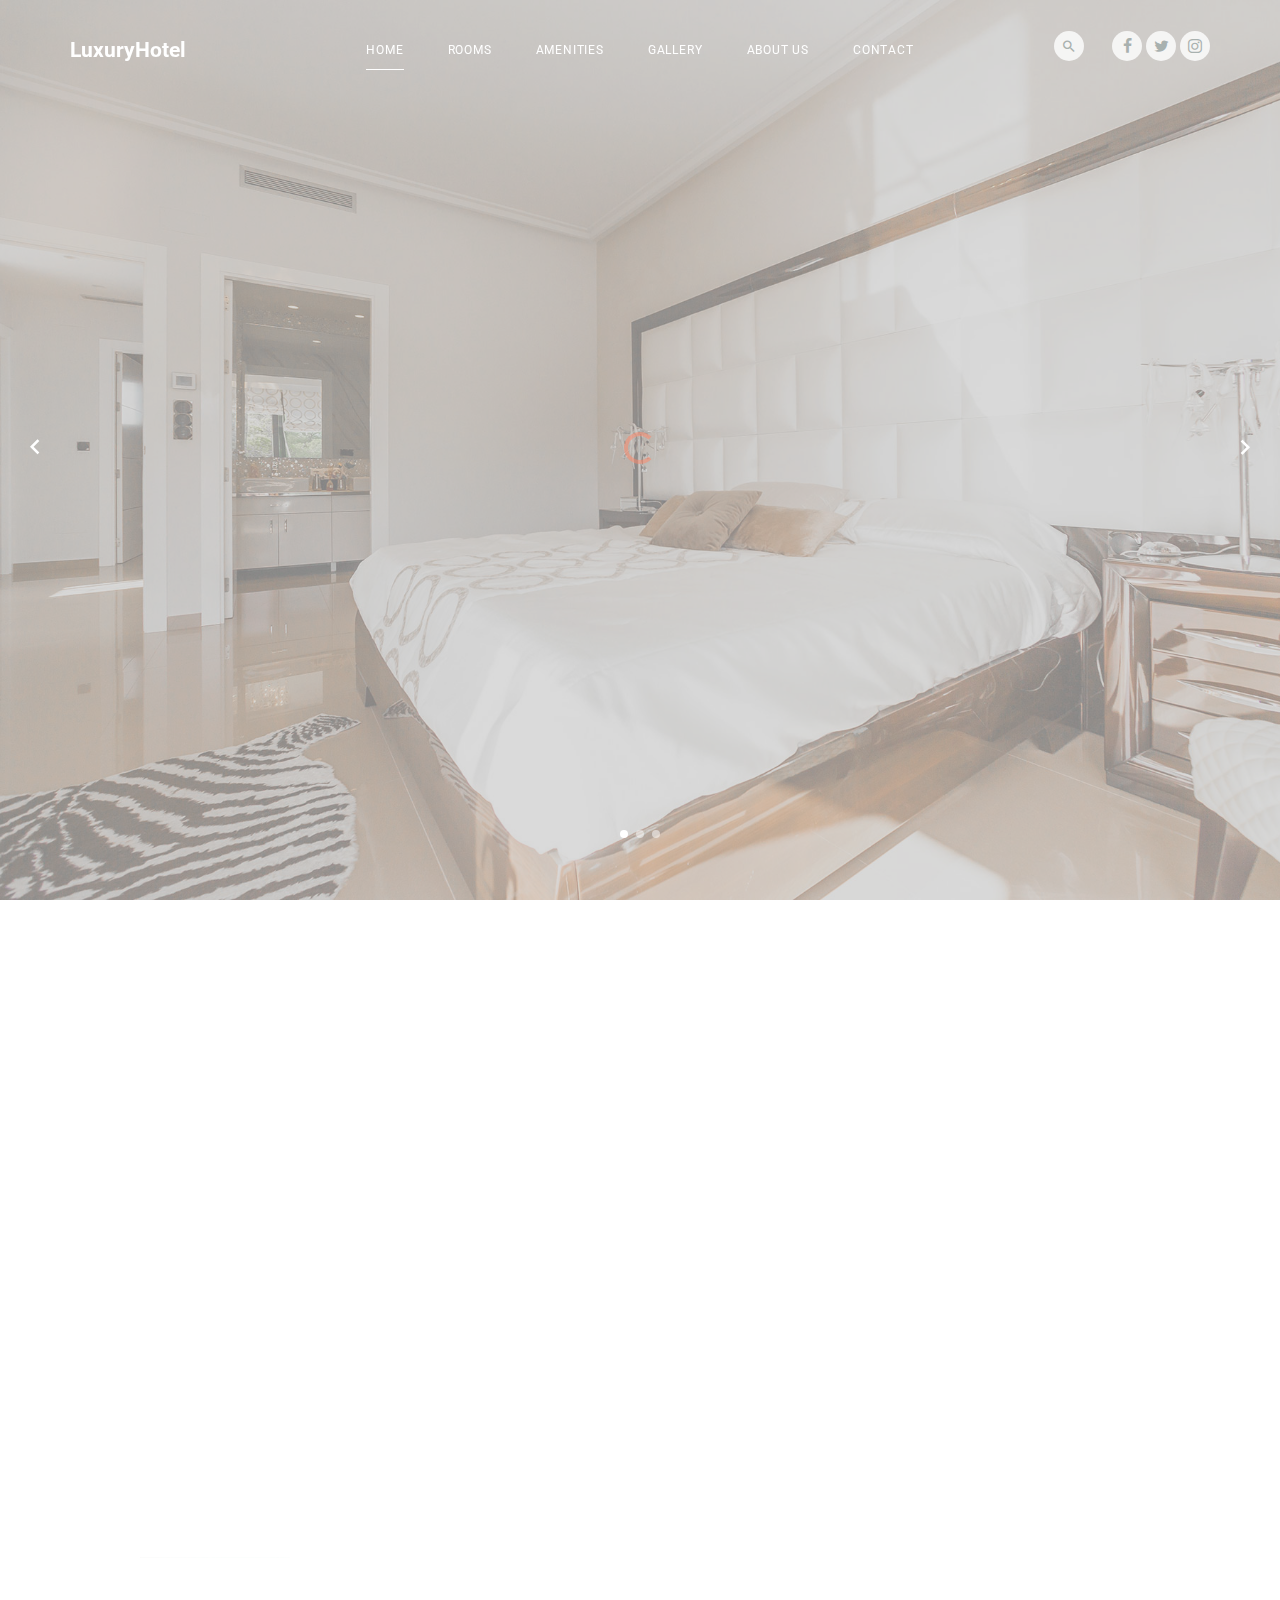
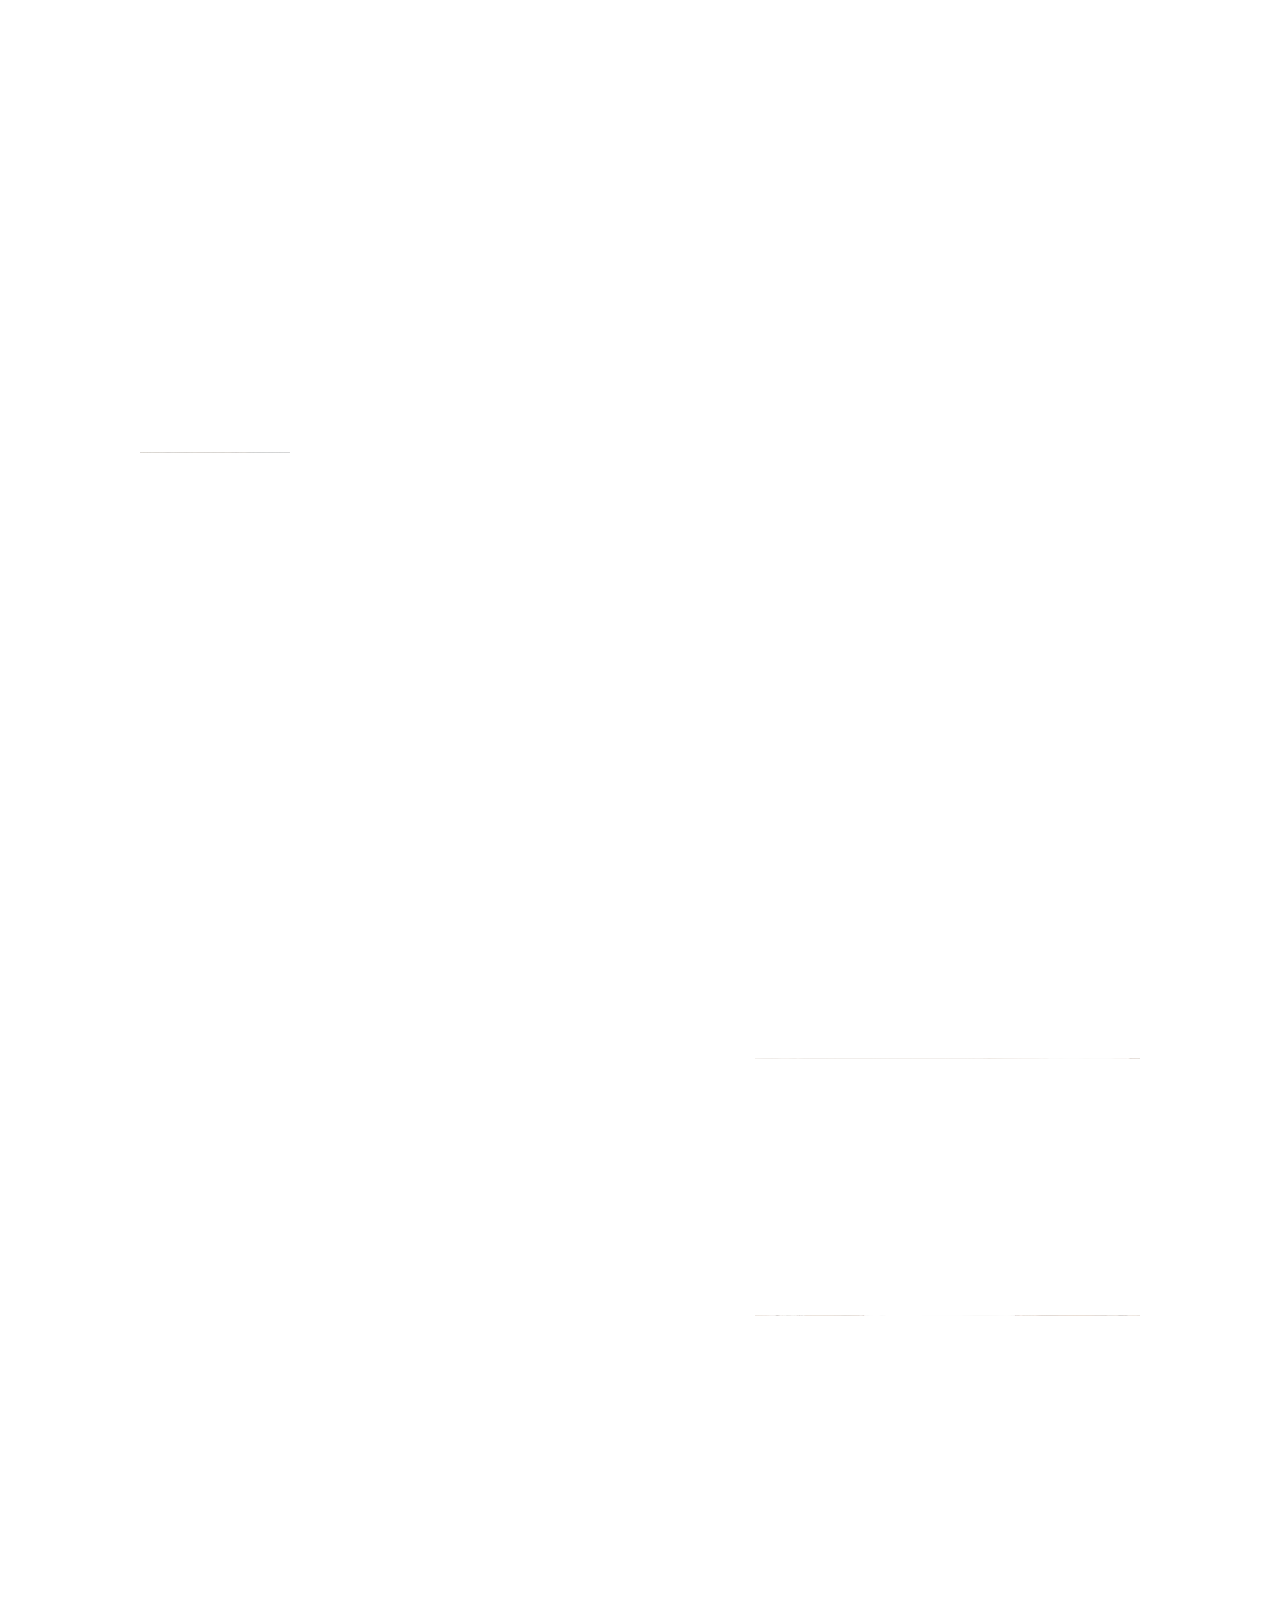
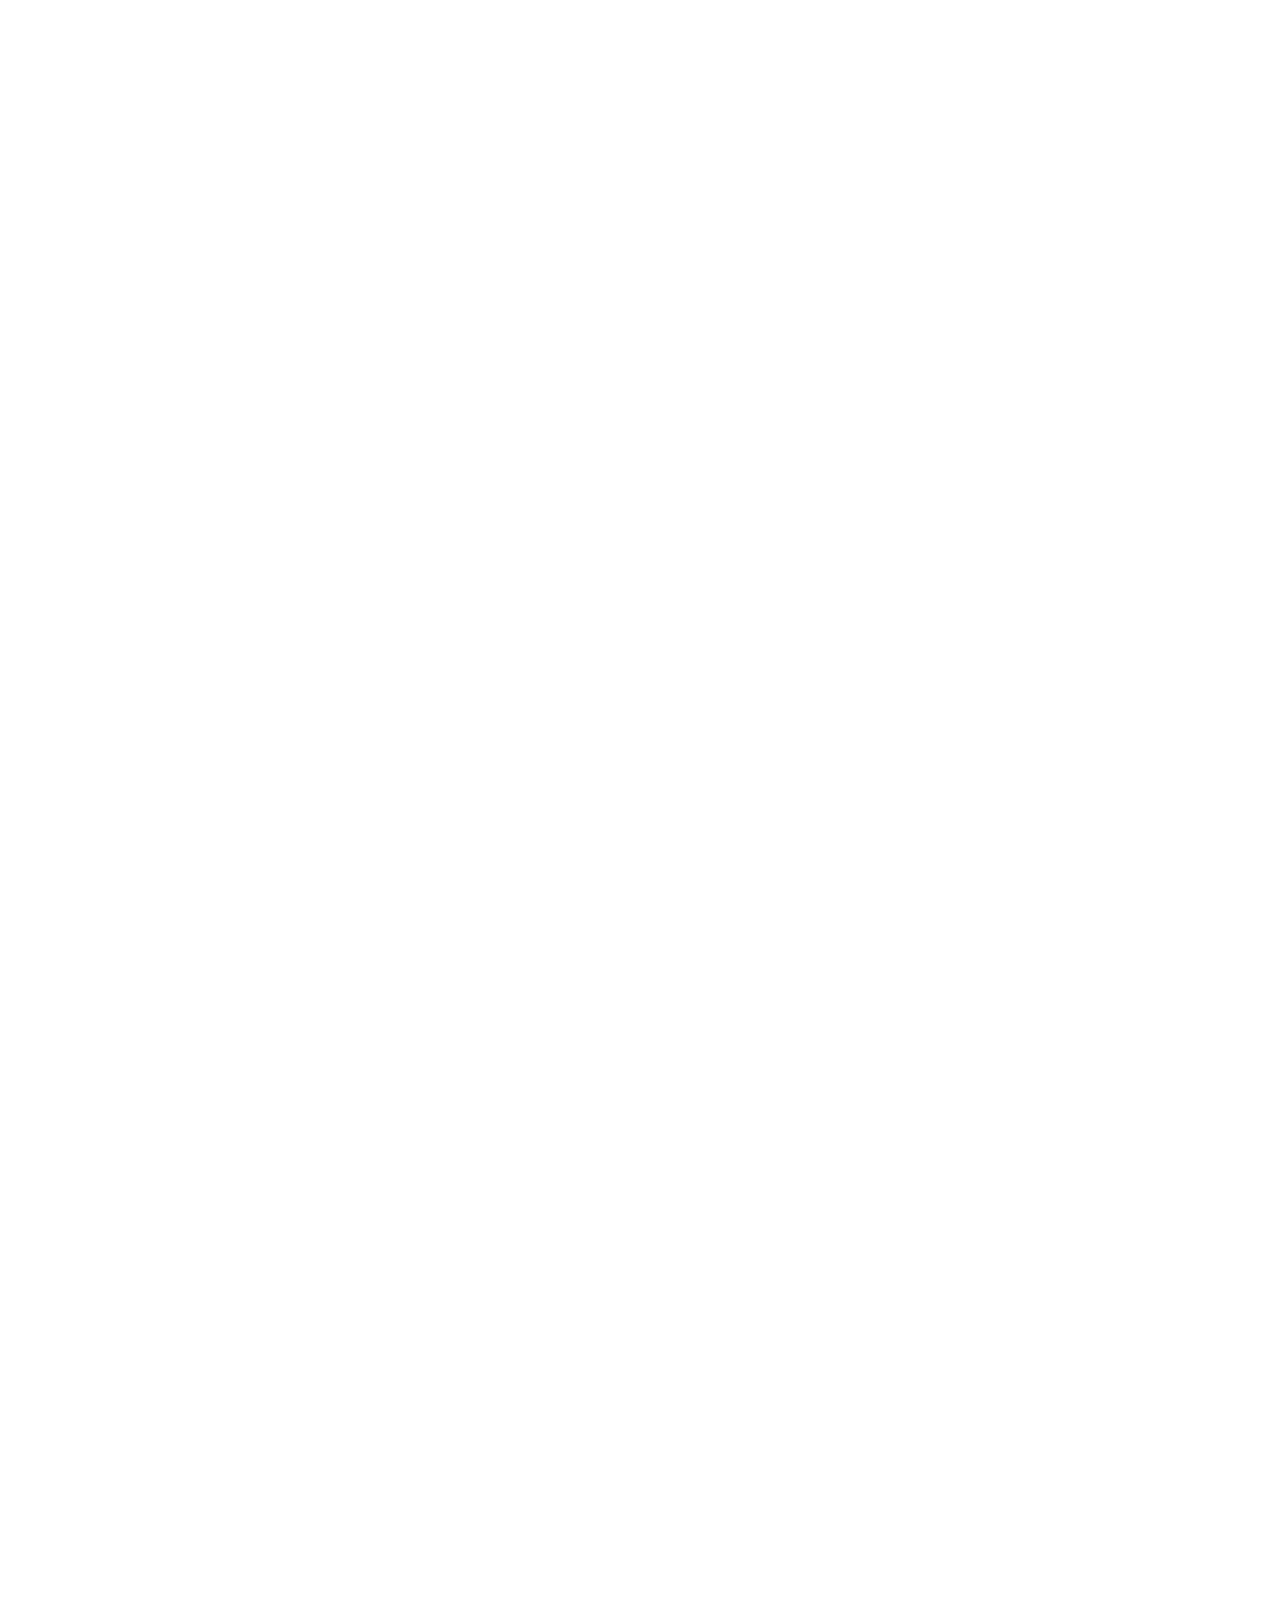
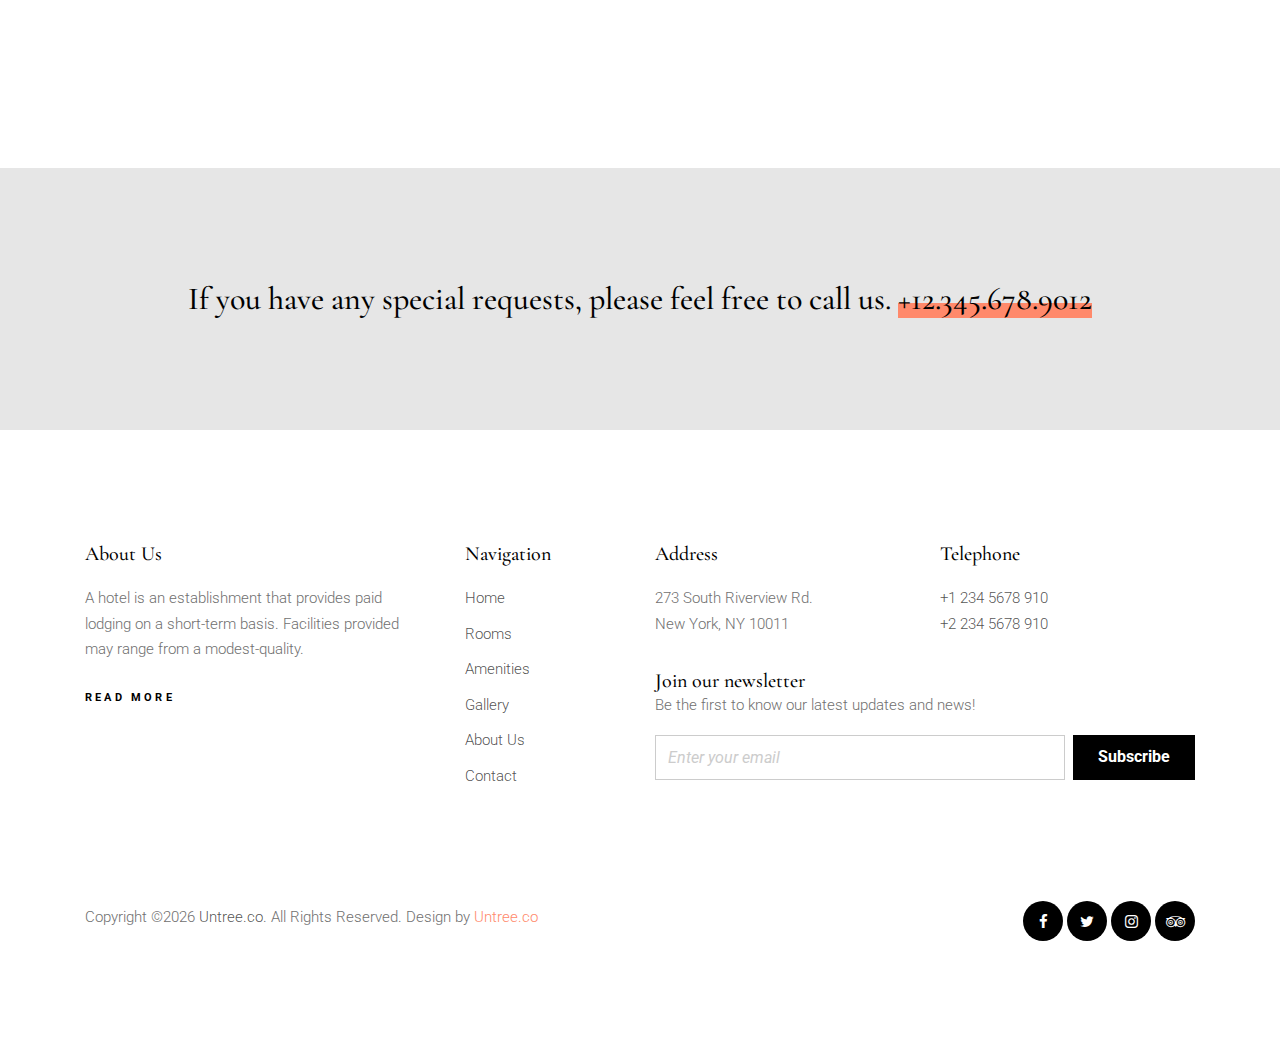
<file: index.html>
<!-- /*
* Template Name: LuxuryHotel
* Template Author: Untree.co
* Tempalte URI: https://untree.co/
* License: https://creativecommons.org/licenses/by/3.0/
*/ -->
<!doctype html>
<html lang="en">

<head>
  <meta charset="utf-8">
  <meta name="viewport" content="width=device-width, initial-scale=1, shrink-to-fit=no">
  <meta name="author" content="Untree.co">
  <link rel="shortcut icon" href="favicon.png">

  <meta name="description" content="" />
  <meta name="keywords" content="" />

    <link href="https://fonts.googleapis.com/css?family=Cormorant+Garamond:400,500i,700|Roboto:300,400,500,700&display=swap" rel="stylesheet">

    <link rel="stylesheet" href="css/vendor/icomoon/style.css">
    <link rel="stylesheet" href="css/vendor/owl.carousel.min.css">
    <link rel="stylesheet" href="css/vendor/aos.css">
    <link rel="stylesheet" href="css/vendor/animate.min.css">
    <link rel="stylesheet" href="css/vendor/bootstrap.css">

    <!-- Theme Style -->
    <link rel="stylesheet" href="css/style.css">

    <title>LuxuryHotel Free HTML Template by Untree.co</title>
  </head>
  <body>

    <div id="untree_co--overlayer"></div>
    <div class="loader">
      <div class="spinner-border text-primary" role="status">
        <span class="sr-only">Loading...</span>
      </div>
    </div>

    <nav class="untree_co--site-mobile-menu">
      <div class="close-wrap d-flex">
        <a href="#" class="d-flex ml-auto js-menu-toggle">
          <span class="close-label">Close</span>
          <div class="close-times">
            <span class="bar1"></span>
            <span class="bar2"></span>
          </div>
        </a>
      </div>
      <div class="site-mobile-inner"></div>
    </nav>


    <div class="untree_co--site-wrap">

      <nav class="untree_co--site-nav js-sticky-nav">
        <div class="container d-flex align-items-center">
          <div class="logo-wrap">
            <a href="index.html" class="untree_co--site-logo">LuxuryHotel</a>
          </div>
          <div class="site-nav-ul-wrap text-center d-none d-lg-block">
            <ul class="site-nav-ul js-clone-nav">
              <li class="active"><a href="index.html">Home</a></li>
              <li class="has-children">
                <a href="rooms.html">Rooms</a>
                <ul class="dropdown">
                  <li class="has-children">
                    <a href="#">King Bedroom</a>
                    <ul class="dropdown">
                      <li>
                        <a href="#">King Bedroom</a>
                      </li>
                      <li>
                        <a href="#">Queen &amp; Double Bedroom</a>
                      </li>
                      <li>
                        <a href="#">Le Voila Suite</a>
                      </li>
                    </ul>
                  </li>
                  <li>
                    <a href="#">Queen &amp; Double Bedroom</a>
                  </li>
                  <li>
                    <a href="#">Le Voila Suite</a>
                  </li>
                </ul>
              </li>
              <li><a href="amenities.html">Amenities</a></li>
              <li><a href="gallery.html">Gallery</a></li>
              <li><a href="about.html">About Us</a></li>
              <li><a href="contact.html">Contact</a></li>
            </ul>
          </div>
          <div class="icons-wrap text-md-right">

            <ul class="icons-top d-none d-lg-block">
              <li class="mr-4">
                <a href="#" class="js-search-toggle"><span class="icon-search2"></span></a>
              </li>
              <li>
                <a href="#"><span class="icon-facebook"></span></a>
              </li>
              <li>
                <a href="#"><span class="icon-twitter"></span></a>
              </li>
              <li>
                <a href="#"><span class="icon-instagram"></span></a>
              </li>
            </ul>

            <!-- Mobile Toggle -->
            <a href="#" class="d-block d-lg-none burger js-menu-toggle" data-toggle="collapse" data-target="#main-navbar">
              <span></span>
            </a>
          </div>
        </div>
      </nav>

      <div class="untree_co--site-main">
        

        <div class="owl-carousel owl-hero">

          <div class="untree_co--site-hero overlay" style="background-image: url('images/slider_2.jpg')">
            <div class="container">
              <div class="row align-items-center justify-content-center">
                <div class="col-md-8">
                  <div class="site-hero-contents text-center" data-aos="fade-up">
                    <h1 class="hero-heading">LuxuryHotel by Untree.co</h1>
                    <div class="sub-text">
                      <p>Another free awesome templates for Hotels and any kind of website by <a href="https://untree.co/" target="_blank" class="text-white font-weight-bold">Untree.co</a>. See our <a href="https://untree.co/license/" class="text-white font-weight-bold">license page</a> for more usage details</p>
                    </div>
                  </div>
                </div>
              </div>
            </div>
          </div>

          <div class="untree_co--site-hero overlay"  style="background-image: url('images/slider_1.jpg')">
            <div class="container">
              <div class="row align-items-center justify-content-center">
                <div class="col-md-7">
                  <div class="site-hero-contents text-center" data-aos="fade-up">
                    <h1 class="hero-heading">Enjoy Your Stay</h1>
                  </div>
                </div>
              </div>
            </div>
          </div>

          <div class="untree_co--site-hero overlay" style="background-image: url('images/room_1_a.jpg')">
            <div class="container">
              <div class="row align-items-center justify-content-center">
                <div class="col-md-10">
                  <div class="site-hero-contents text-center" data-aos="fade-up">
                    <h1 class="hero-heading">Away from the Hustle and Bustle of City Life</h1>
                  </div>
                </div>
              </div>
            </div>
          </div>

        </div>

        <div class="untree_co--site-section float-left pb-0 featured-rooms">

          <div class="container pt-0 pb-5">
            <div class="row justify-content-center text-center">  
              <div class="col-lg-6 section-heading" data-aos="fade-up">
                <h3 class="text-center">Featured Rooms</h3>
              </div>
            </div>
          </div>

      <div class="container pt-0 pb-5">
            <div class="row justify-content-center text-center">  
              <div class="col-lg-6 section-heading" data-aos="fade-up">
                 <h2>Book a Room</h2>
                <form action="book.php" method="POST">
                  <input type="text" name="name" placeholder="Your name" required><br>
                  <input type="email" name="email" placeholder="Email" required><br>
                  <label>Check-in:</label>
                  <input type="date" name="check_in" required><br>
                  <label>Check-out:</label>
                  <input type="date" name="check_out" required><br>
                  <label>Room Type:</label>
                  <select name="room_type" required>
                    <option value="single">Single</option>
                    <option value="double">Double</option>
                    <option value="suite">Suite</option>
                  </select><br><br>
                  <button type="submit">Book Now</button>
                </form>
              </div>
            </div>
          </div>

          <div class="container-fluid pt-5">
            <div class="suite-wrap overlap-image-1">

              <div class="suite">
                <div class="image-stack">
                  <div class="image-stack-item image-stack-item-top" data-jarallax-element="-50">
                    <div class="overlay"></div>
                    <img src="images/room_1_a.jpg" alt="Image" class="img-fluid pic1">
                  </div>
                  <div class="image-stack-item image-stack-item-bottom">
                    <div class="overlay"></div>
                    <img src="images/room_1_b.jpg" alt="Image" class="img-fluid pic2">
                  </div>
                </div>
              </div> <!-- .suite -->

              <div class="suite-contents" data-jarallax-element="50">
                <h2 class="suite-title">King Bedroom</h2>
                <div class="suite-excerpt">
                  <p>A hotel is an establishment that provides paid lodging on a short-term basis. Facilities provided may range from a modest-quality mattress in a small room to large suites with bigger.</p>
                  <p><a href="#" class="readmore">Room Details</a></p>
                </div>
              </div>
            </div>

            <div class="suite-wrap overlap-image-2">

              <div class="suite">
                <div class="image-stack">
                  <div class="image-stack-item image-stack-item-top">
                    <div class="overlay"></div>
                    <img src="images/room_2_a.jpg" alt="Image" class="img-fluid pic1">
                  </div>
                  <div class="image-stack-item image-stack-item-bottom" data-jarallax-element="-50">
                    <div class="overlay"></div>
                    <img src="images/room_2_b.jpg" alt="Image" class="img-fluid pic2">
                  </div>
                </div>
              </div>

              <div class="suite-contents" data-jarallax-element="50">
                <h2 class="suite-title">Queen &amp; Double Bedroom</h2>
                <div class="suite-excerpt pr-5">
                  <p>A hotel is an establishment that provides paid lodging on a short-term basis. Facilities provided may range from a modest-quality mattress in a small room to large suites with bigger</p>
                  <p><a href="#" class="readmore">Room Details</a></p>
                </div>
              </div>

            </div>

          </div>
        </div>

        <div class="untree_co--site-section">
          <div class="container">
            <div class="container pt-0 pb-5">
            <div class="row justify-content-center text-center">  
              <div class="col-lg-6 section-heading" data-aos="fade-up">
                <h3 class="text-center">Hotel Amenities</h3>
              </div>
            </div>
          </div>
            <div class="row custom-row-02192 align-items-stretch">
              <div class="col-md-6 col-lg-4 mb-5" data-aos="fade-up" data-aos-delay="100">
                <div class="media-29191 text-center h-100">
                  <div class="media-29191-icon">
                    <img src="images/svg/parking.svg" alt="Image" class="img-fluid">
                  </div>
                  <h3>Free Self-Parking</h3>
                  <p>A hotel is an establishment that provides paid lodging on a short-term basis. Facilities provided may range from a modest-quality.</p>
                  <p><p><a href="#" class="readmore reverse">Read More</a></p></p>
                </div>
              </div>
              
              <div class="col-md-6 col-lg-4 mb-5" data-aos="fade-up" data-aos-delay="200">
                <div class="media-29191 text-center h-100">
                  <div class="media-29191-icon">
                    <img src="images/svg/internet.svg" alt="Image" class="img-fluid">
                  </div>
                  <h3>High speed Internet access</h3>
                  <p>A hotel is an establishment that provides paid lodging on a short-term basis. Facilities provided may range from a modest-quality.</p>
                  <p><p><a href="#" class="readmore reverse">Read More</a></p></p>
                </div>
              </div>
              <div class="col-md-6 col-lg-4 mb-5" data-aos="fade-up" data-aos-delay="100">
                <div class="media-29191 text-center h-100">
                  <div class="media-29191-icon">
                    <img src="images/svg/wifi.svg" alt="Image" class="img-fluid">
                  </div>
                  <h3>Complimentary WiFi in public areas</h3>
                  <p>A hotel is an establishment that provides paid lodging on a short-term basis. Facilities provided may range from a modest-quality.</p>
                  <p><p><a href="#" class="readmore reverse">Read More</a></p></p>
                </div>
              </div>
              
              <div class="col-md-6 col-lg-4 mb-5" data-aos="fade-up" data-aos-delay="200">
                <div class="media-29191 text-center h-100">
                  <div class="media-29191-icon">
                    <img src="images/svg/elevator.svg" alt="Image" class="img-fluid">
                  </div>
                  <h3>Elevators</h3>
                  <p>A hotel is an establishment that provides paid lodging on a short-term basis. Facilities provided may range from a modest-quality.</p>
                  <p><p><a href="#" class="readmore reverse">Read More</a></p></p>
                </div>
              </div>
              
              <div class="col-md-6 col-lg-4 mb-5" data-aos="fade-up" data-aos-delay="100">
                <div class="media-29191 text-center h-100">
                  <div class="media-29191-icon">
                    <img src="images/svg/partners.svg" alt="Image" class="img-fluid">
                  </div>

                  <h3>Meeting rooms</h3>
                  <p>A hotel is an establishment that provides paid lodging on a short-term basis. Facilities provided may range from a modest-quality.</p>
                  <p><p><a href="#" class="readmore reverse">Read More</a></p></p>
                </div>
              </div>
              <div class="col-md-6 col-lg-4 mb-5" data-aos="fade-up" data-aos-delay="200">
                <div class="media-29191 text-center h-100">
                  <div class="media-29191-icon">
                    <img src="images/svg/washing-machine.svg" alt="Image" class="img-fluid">
                  </div>
                  <h3>Laundry and Valet service</h3>
                  <p>A hotel is an establishment that provides paid lodging on a short-term basis. Facilities provided may range from a modest-quality.</p>
                  <p><p><a href="#" class="readmore reverse">Read More</a></p></p>
                </div>
              </div>

            </div>
          </div>
        </div>
        

        
        

        <div class="untree_co--site-section">
          <div class="container">
            <div class="row">
              <div class="col-md-4 section-heading" data-aos="fade-up">
                <h3 class="text-left">News &amp; Events</h3>
                <div class="w-75">
                  <p>A hotel is an establishment that provides paid lodging on a short-term basis.</p>
                  </div>
                <p><a href="#" class="readmore">All Posts</a></p>
              </div>
              <div class="col-md-4">
                <div class="post-entry" data-aos="fade-up" data-aos-delay="100">
                  <a href="#" class="thumb"><img src="images/img_1.jpg" alt="Image" class="img-fluid"></a>
                  <div class="post-entry-contents">
                    <h3><a href="#">How algorithms shape our world</a></h3>
                    <div class="date">December 20, 2019 &bullet; by <a href="#">Joefrey Mahusay</a></div>
                    <p>A hotel is an establishment that provides paid lodging on a short-term basis.</p>
                    <p><a href="#" class="readmore">Read more</a></p>
                  </div>
                </div>
              </div>

              <div class="col-md-4">
                <div class="post-entry" data-aos="fade-up" data-aos-delay="200">
                  <a href="#" class="thumb"><img src="images/img_3.jpg" alt="Image" class="img-fluid"></a>
                  <div class="post-entry-contents">
                    <h3><a href="#">How algorithms shape our world</a></h3>
                    <div class="date">December 20, 2019 &bullet; by <a href="#">Joefrey Mahusay</a></div>
                    <p>A hotel is an establishment that provides paid lodging on a short-term basis.</p>
                    <p><a href="#" class="readmore">Read more</a></p>
                  </div>
                </div>
              </div>
            </div>
          </div>
        </div>

    
        <div class="untree_co--site-section py-5 bg-body-darker cta">
          <div class="container">
            <div class="row">
              <div class="col-12 text-center">
                <h3 class="m-0 p-0">If you have any special requests, please feel free to call us. <a href="tel://+123456789012">+12.345.678.9012</a></h3>
              </div>
            </div>
          </div>
        </div>


      </div>
      <footer class="untree_co--site-footer">

        <div class="container">
          <div class="row">
            <div class="col-md-4 pr-md-5">
              <h3>About Us</h3>
              <p>A hotel is an establishment that provides paid lodging on a short-term basis. Facilities provided may range from a modest-quality.</p>
              <p><a href="#" class="readmore">Read more</a></p>
            </div>
            <div class="col-md-8 ml-auto">
              <div class="row">
                <div class="col-md-3">
                  <h3>Navigation</h3>
                  <ul class="list-unstyled">
                    <li><a href="#">Home</a></li>
                    <li><a href="#">Rooms</a></li>
                    <li><a href="#">Amenities</a></li>
                    <li><a href="#">Gallery</a></li>
                    <li><a href="#">About Us</a></li>
                    <li><a href="#">Contact</a></li>
                  </ul>
                </div>
                <div class="col-md-9 ml-auto">
                  <div class="row mb-3">
                    <div class="col-md-6">
                      <h3>Address</h3>
                      <address>273 South Riverview Rd. <br> New York, NY 10011</address>
                    </div>
                    <div class="col-md-6">
                      <h3>Telephone</h3>
                      <p>
                        <a href="#">+1 234 5678 910</a> <br>
                        <a href="#">+2 234 5678 910</a>
                      </p>
                    </div>
                  </div>

                  <h3 class="mb-0">Join our newsletter</h3>
                  <p>Be the first to know our latest updates and news!</p>
                  <form action="#" method="" class="form-subscribe">
                    <div class="form-group d-flex">
                      <input type="email" class="form-control mr-2" placeholder="Enter your email">
                      <input type="submit" value="Subscribe" class="btn btn-black px-4 text-white">
                    </div>
                  </form>
                </div>
                
              </div>
            </div>
          </div>
          <div class="row mt-5 pt-5 align-items-center">
            <div class="col-md-6 text-md-left">
              <!-- Link back to Untree.co can't be removed. Template is licensed under CC BY 3.0. If you purchased a license you can remove this. -->
              <p>
                Copyright &copy;<script>document.write(new Date().getFullYear());</script> <a href="index.html">Untree.co</a>. All Rights Reserved. Design by <a href="https://untree.co/" target="_blank" class="text-primary">Untree.co</a>
              </p>
            <!-- Link back to Untree.co can't be removed. Template is licensed under CC BY 3.0. If you purchased a license you can remove this. -->
            </div>
            <div class="col-md-6 text-md-right">
              <ul class="icons-top icons-dark">
              <li>
                <a href="#"><span class="icon-facebook"></span></a>
              </li>
              <li>
                <a href="#"><span class="icon-twitter"></span></a>
              </li>
              <li>
                <a href="#"><span class="icon-instagram"></span></a>
              </li>
              <li>
                <a href="#"><span class="icon-tripadvisor"></span></a>
              </li>
            </ul>

            </div>
          </div>
        </div>
        
      </footer>
    </div>

    <!-- Search -->
    <div class="search-wrap">
      <a href="#" class="close-search js-search-toggle">
        <span>Close</span>
      </a>
      <div class="container">
        <div class="row justify-content-center align-items-center text-center">
          <div class="col-md-12">
            <form action="#">
              <input type="search" name="s" id="s" placeholder="Type a keyword and hit enter..."  autocomplete="false">
            </form>    
          </div>
        </div>
      </div>
    </div>

    <script src="js/vendor/jquery-3.3.1.min.js"></script>
    <script src="js/vendor/popper.min.js"></script>
    <script src="js/vendor/bootstrap.min.js"></script>

    <script src="js/vendor/owl.carousel.min.js"></script>
    
    <script src="js/vendor/jarallax.min.js"></script>
    <script src="js/vendor/jarallax-element.min.js"></script>
    <script sr c="js/vendor/ofi.min.js"></script>

    <script src="js/vendor/aos.js"></script>

    <script src="js/vendor/jquery.lettering.js"></script>
    <script src="js/vendor/jquery.sticky.js"></script>

    <script src="js/vendor/TweenMax.min.js"></script>
    <script src="js/vendor/ScrollMagic.min.js"></script>
    <script src="js/vendor/scrollmagic.animation.gsap.min.js"></script>
    <script src="js/vendor/debug.addIndicators.min.js"></script>


    <script src="js/main.js"></script>
  </body>
</html>
</file>
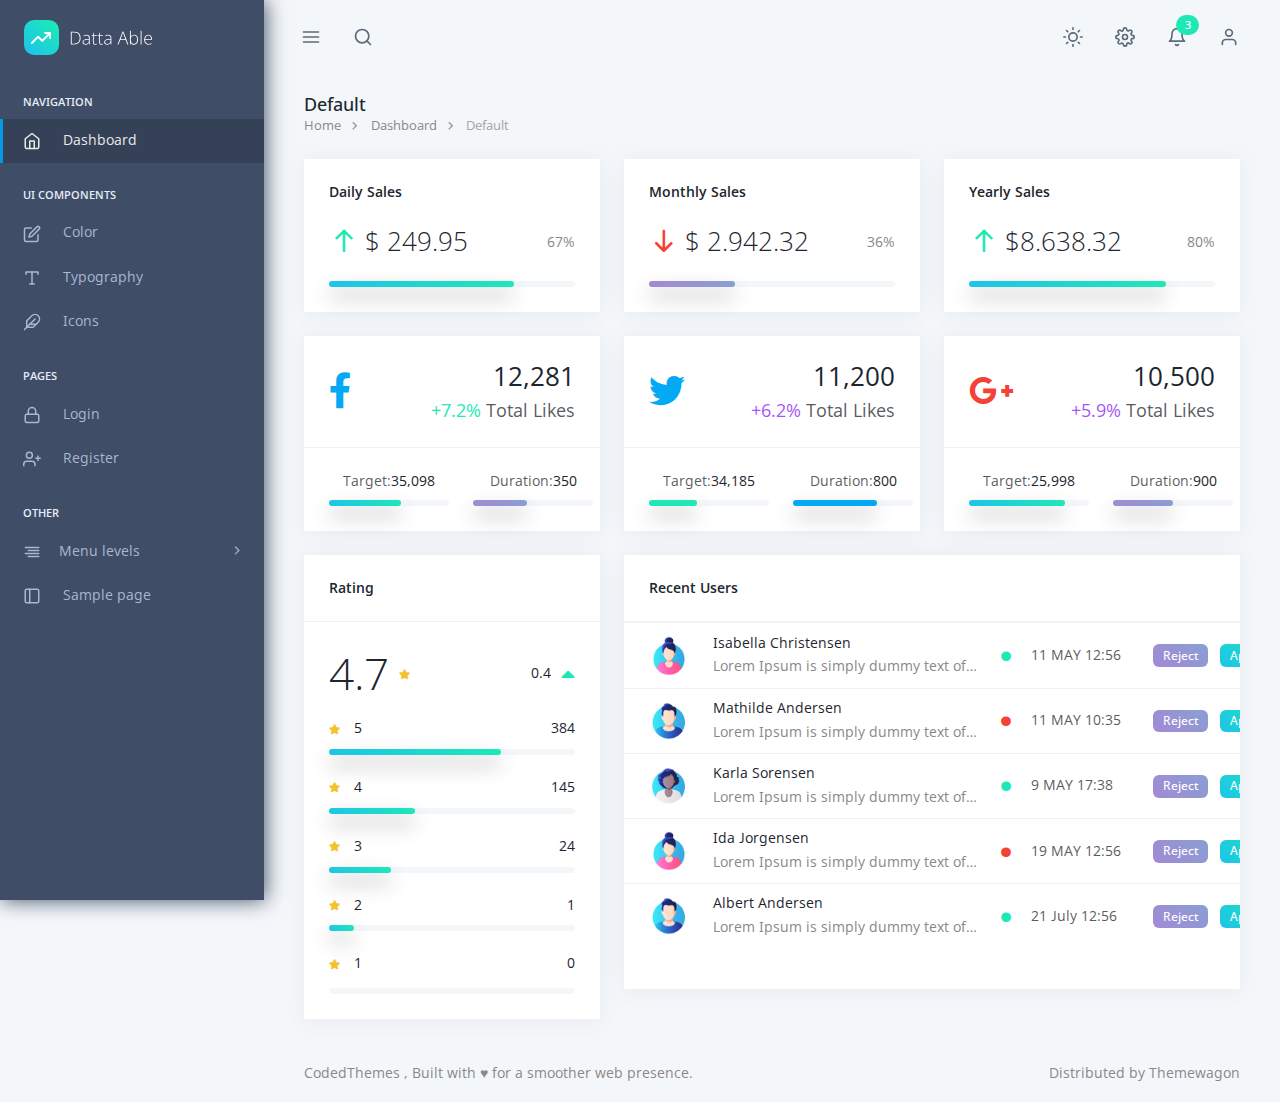
<file: images/DattaAble-1.0.0/dist/dashboard/index.html>
<!doctype html>
<html lang="en" data-pc-preset="preset-1" data-pc-sidebar-caption="true" data-pc-direction="ltr" dir="ltr" data-pc-theme="light">
  <!-- [Head] start -->

  <head>
    <title>Home | Datta Able Dashboard Template</title>
    <!-- [Meta] -->
    <meta charset="utf-8" />
    <meta name="viewport" content="width=device-width, initial-scale=1.0, user-scalable=0, minimal-ui" />
    <meta http-equiv="X-UA-Compatible" content="IE=edge" />
    <meta
      name="description"
      content="Datta Able is trending dashboard template made using Bootstrap 5 design framework. Datta Able is available in Bootstrap, React, CodeIgniter, Angular,  and .net Technologies."
    />
    <meta
      name="keywords"
      content="Bootstrap admin template, Dashboard UI Kit, Dashboard Template, Backend Panel, react dashboard, angular dashboard"
    />
    <meta name="author" content="CodedThemes" />

    <!-- [Favicon] icon -->
    <link rel="icon" href="../assets/images/favicon.svg" type="image/x-icon" />

     <!-- [Font] Family -->
     <link href="https://fonts.googleapis.com/css2?family=Open+Sans:wght@300;400;500;600&display=swap" rel="stylesheet" />
    <!-- [phosphor Icons] https://phosphoricons.com/ -->
    <link rel="stylesheet" href="../assets/fonts/phosphor/duotone/style.css" />
    <!-- [Tabler Icons] https://tablericons.com -->
    <link rel="stylesheet" href="../assets/fonts/tabler-icons.min.css" />
    <!-- [Feather Icons] https://feathericons.com -->
    <link rel="stylesheet" href="../assets/fonts/feather.css" />
    <!-- [Font Awesome Icons] https://fontawesome.com/icons -->
    <link rel="stylesheet" href="../assets/fonts/fontawesome.css" />
    <!-- [Material Icons] https://fonts.google.com/icons -->
    <link rel="stylesheet" href="../assets/fonts/material.css" />
    <!-- [Template CSS Files] -->
    <link rel="stylesheet" href="../assets/css/style.css" id="main-style-link" />

  </head>
  <!-- [Head] end -->
  <!-- [Body] Start -->

  <body>
    <!-- [ Pre-loader ] start -->
<div class="loader-bg fixed inset-0 bg-white dark:bg-themedark-cardbg z-[1034]">
  <div class="loader-track h-[5px] w-full inline-block absolute overflow-hidden top-0">
    <div class="loader-fill w-[300px] h-[5px] bg-primary-500 absolute top-0 left-0 animate-[hitZak_0.6s_ease-in-out_infinite_alternate]"></div>
  </div>
</div>
<!-- [ Pre-loader ] End -->
 <!-- [ Sidebar Menu ] start -->
<nav class="pc-sidebar">
  <div class="navbar-wrapper">
    <div class="m-header flex items-center py-4 px-6 h-header-height">
      <a href="../dashboard/index.html" class="b-brand flex items-center gap-3">
        <!-- ========   Change your logo from here   ============ -->
        <img src="../assets/images/logo-white.svg" class="img-fluid logo logo-lg" alt="logo" />
        <img src="../assets/images/favicon.svg" class="img-fluid logo logo-sm" alt="logo" />
      </a>
    </div>
    <div class="navbar-content h-[calc(100vh_-_74px)] py-2.5">
      <ul class="pc-navbar">
        <li class="pc-item pc-caption">
          <label>Navigation</label>
        </li>
        <li class="pc-item">
        <li class="pc-item">
          <a href="../dashboard/index.html" class="pc-link">
            <span class="pc-micon">
              <i data-feather="home"></i>
            </span>
            <span class="pc-mtext">Dashboard</span>
          </a>
        </li>
        <li class="pc-item pc-caption">
          <label>UI Components</label>
          <i data-feather="feather"></i>
        </li>
        <li class="pc-item pc-hasmenu">
          <a href="../elements/bc_color.html" class="pc-link">
            <span class="pc-micon"> <i data-feather="edit"></i></span>
            <span class="pc-mtext">Color</span>
          </a>
        </li>
        <li class="pc-item pc-hasmenu">
          <a href="../elements/bc_typography.html" class="pc-link">
            <span class="pc-micon"> <i data-feather="type"></i></span>
            <span class="pc-mtext">Typography</span>
          </a>
        </li>
        <li class="pc-item pc-hasmenu">
          <a href="../elements/icon-feather.html" class="pc-link">
            <span class="pc-micon"> <i data-feather="feather"></i></span>
            <span class="pc-mtext">Icons</span>
          </a>
        </li>

        <li class="pc-item pc-caption">
          <label>Pages</label>
          <i data-feather="monitor"></i>
        </li>
        <li class="pc-item pc-hasmenu">
          <a href="../pages/login-v1.html" class="pc-link" target="_blank">
            <span class="pc-micon"> <i data-feather="lock"></i></span>
            <span class="pc-mtext">Login</span>
          </a>
        </li>
        <li class="pc-item pc-hasmenu">
          <a href="../pages/register-v1.html" class="pc-link" target="_blank">
            <span class="pc-micon"> <i data-feather="user-plus"></i></span>
            <span class="pc-mtext">Register</span>
          </a>
        </li>
        <li class="pc-item pc-caption">
          <label>Other</label>
          <i data-feather="sidebar"></i>
        </li>
        <li class="pc-item pc-hasmenu">
          <a href="#!" class="pc-link"><span class="pc-micon"> <i data-feather="align-right"></i> </span><span
              class="pc-mtext">Menu levels</span><span class="pc-arrow"><i class="ti ti-chevron-right"></i></span></a>
          <ul class="pc-submenu">
            <li class="pc-item"><a class="pc-link" href="#!">Level 2.1</a></li>
            <li class="pc-item pc-hasmenu">
              <a href="#!" class="pc-link">Level 2.2<span class="pc-arrow"><i class="ti ti-chevron-right"></i></span></a>
              <ul class="pc-submenu">
                <li class="pc-item"><a class="pc-link" href="#!">Level 3.1</a></li>
                <li class="pc-item"><a class="pc-link" href="#!">Level 3.2</a></li>
                <li class="pc-item pc-hasmenu">
                  <a href="#!" class="pc-link">Level 3.3<span class="pc-arrow"><i class="ti ti-chevron-right"></i></span></a>
                  <ul class="pc-submenu">
                    <li class="pc-item"><a class="pc-link" href="#!">Level 4.1</a></li>
                    <li class="pc-item"><a class="pc-link" href="#!">Level 4.2</a></li>
                  </ul>
                </li>
              </ul>
            </li>
            <li class="pc-item pc-hasmenu">
              <a href="#!" class="pc-link">Level 2.3<span class="pc-arrow"><i class="ti ti-chevron-right"></i></span></a>
              <ul class="pc-submenu">
                <li class="pc-item"><a class="pc-link" href="#!">Level 3.1</a></li>
                <li class="pc-item"><a class="pc-link" href="#!">Level 3.2</a></li>
                <li class="pc-item pc-hasmenu">
                  <a href="#!" class="pc-link">Level 3.3<span class="pc-arrow"><i class="ti ti-chevron-right"></i></span></a>
                  <ul class="pc-submenu">
                    <li class="pc-item"><a class="pc-link" href="#!">Level 4.1</a></li>
                    <li class="pc-item"><a class="pc-link" href="#!">Level 4.2</a></li>
                  </ul>
                </li>
              </ul>
            </li>
          </ul>
        </li>
        <li class="pc-item">
          <a href="../other/sample-page.html" class="pc-link">
            <span class="pc-micon">
              <i data-feather="sidebar"></i>
            </span>
            <span class="pc-mtext">Sample page</span>
          </a>
        </li>
      </ul>
    </div>
  </div>
</nav>
<!-- [ Sidebar Menu ] end -->
 <!-- [ Header Topbar ] start -->
<header class="pc-header">
  <div class="header-wrapper flex max-sm:px-[15px] px-[25px] grow"><!-- [Mobile Media Block] start -->
<div class="me-auto pc-mob-drp">
  <ul class="inline-flex *:min-h-header-height *:inline-flex *:items-center">
    <!-- ======= Menu collapse Icon ===== -->
    <li class="pc-h-item pc-sidebar-collapse max-lg:hidden lg:inline-flex">
      <a href="#" class="pc-head-link ltr:!ml-0 rtl:!mr-0" id="sidebar-hide">
        <i data-feather="menu"></i>
      </a>
    </li>
    <li class="pc-h-item pc-sidebar-popup lg:hidden">
      <a href="#" class="pc-head-link ltr:!ml-0 rtl:!mr-0" id="mobile-collapse">
        <i data-feather="menu"></i>
      </a>
    </li>
    <li class="dropdown pc-h-item">
      <a class="pc-head-link dropdown-toggle me-0" data-pc-toggle="dropdown" href="#" role="button"
        aria-haspopup="false" aria-expanded="false">
        <i data-feather="search"></i>
      </a>
      <div class="dropdown-menu pc-h-dropdown drp-search">
        <form class="px-2 py-1">
          <input type="search" class="form-control !border-0 !shadow-none" placeholder="Search here. . ." />
        </form>
      </div>
    </li>
  </ul>
</div>
<!-- [Mobile Media Block end] -->
<div class="ms-auto">
  <ul class="inline-flex *:min-h-header-height *:inline-flex *:items-center">
    <li class="dropdown pc-h-item">
      <a class="pc-head-link dropdown-toggle me-0" data-pc-toggle="dropdown" href="#" role="button"
        aria-haspopup="false" aria-expanded="false">
        <i data-feather="sun"></i>
      </a>
      <div class="dropdown-menu dropdown-menu-end pc-h-dropdown">
        <a href="#!" class="dropdown-item" onclick="layout_change('dark')">
          <i data-feather="moon"></i>
          <span>Dark</span>
        </a>
        <a href="#!" class="dropdown-item" onclick="layout_change('light')">
          <i data-feather="sun"></i>
          <span>Light</span>
        </a>
        <a href="#!" class="dropdown-item" onclick="layout_change_default()">
          <i data-feather="settings"></i>
          <span>Default</span>
        </a>
      </div>
    </li>
    <li class="dropdown pc-h-item">
      <a class="pc-head-link dropdown-toggle me-0" data-pc-toggle="dropdown" href="#" role="button"
        aria-haspopup="false" aria-expanded="false">
        <i data-feather="settings"></i>
      </a>
      <div class="dropdown-menu dropdown-menu-end pc-h-dropdown">
        <a href="#!" class="dropdown-item">
          <i class="ti ti-user"></i>
          <span>My Account</span>
        </a>
        <a href="#!" class="dropdown-item">
          <i class="ti ti-settings"></i>
          <span>Settings</span>
        </a>
        <a href="#!" class="dropdown-item">
          <i class="ti ti-headset"></i>
          <span>Support</span>
        </a>
        <a href="#!" class="dropdown-item">
          <i class="ti ti-lock"></i>
          <span>Lock Screen</span>
        </a>
        <a href="#!" class="dropdown-item">
          <i class="ti ti-power"></i>
          <span>Logout</span>
        </a>
      </div>
    </li>
    <li class="dropdown pc-h-item">
      <a class="pc-head-link dropdown-toggle me-0" data-pc-toggle="dropdown" href="#" role="button"
        aria-haspopup="false" aria-expanded="false">
        <i data-feather="bell"></i>
        <span class="badge bg-success-500 text-white rounded-full z-10 absolute right-0 top-0">3</span>
      </a>
      <div class="dropdown-menu dropdown-notification dropdown-menu-end pc-h-dropdown p-2">
        <div class="dropdown-header flex items-center justify-between py-4 px-5">
          <h5 class="m-0">Notifications</h5>
          <a href="#!" class="btn btn-link btn-sm">Mark all read</a>
        </div>
        <div class="dropdown-body header-notification-scroll relative py-4 px-5"
          style="max-height: calc(100vh - 215px)">
          <p class="text-span mb-3">Today</p>
          <div class="card mb-2">
            <div class="card-body">
              <div class="flex gap-4">
                <div class="shrink-0">
                  <img class="img-radius w-12 h-12 rounded-0" src="../assets/images/user/avatar-1.jpg" alt="Generic placeholder image" />
                </div>
                <div class="grow">
                  <span class="float-end text-sm text-muted">2 min ago</span>
                  <h5 class="text-body mb-2">UI/UX Design</h5>
                  <p class="mb-0">
                    Lorem Ipsum has been the industry's standard dummy text ever since the 1500s, when an unknown
                    printer took a galley of
                    type and scrambled it to make a type
                  </p>
                </div>
              </div>
            </div>
          </div>
          <div class="card mb-2">
            <div class="card-body">
              <div class="flex gap-4">
                <div class="shrink-0">
                  <img class="img-radius w-12 h-12 rounded-0" src="../assets/images/user/avatar-2.jpg" alt="Generic placeholder image" />
                </div>
                <div class="grow">
                  <span class="float-end text-sm text-muted">1 hour ago</span>
                  <h5 class="text-body mb-2">Message</h5>
                  <p class="mb-0">Lorem Ipsum has been the industry's standard dummy text ever since the 1500.</p>
                </div>
              </div>
            </div>
          </div>
          <p class="text-span mb-3 mt-4">Yesterday</p>
          <div class="card mb-2">
            <div class="card-body">
              <div class="flex gap-4">
                <div class="shrink-0">
                  <img class="img-radius w-12 h-12 rounded-0" src="../assets/images/user/avatar-3.jpg" alt="Generic placeholder image" />
                </div>
                <div class="grow ms-3">
                  <span class="float-end text-sm text-muted">2 hour ago</span>
                  <h5 class="text-body mb-2">Forms</h5>
                  <p class="mb-0">
                    Lorem Ipsum has been the industry's standard dummy text ever since the 1500s, when an unknown
                    printer took a galley of
                    type and scrambled it to make a type
                  </p>
                </div>
              </div>
            </div>
          </div>
          <div class="card mb-2">
            <div class="card-body">
              <div class="flex gap-4">
                <div class="shrink-0">
                  <img class="img-radius w-12 h-12 rounded-0" src="../assets/images/user/avatar-4.jpg" alt="Generic placeholder image" />
                </div>
                <div class="grow ms-3">
                  <span class="float-end text-sm text-muted">12 hour ago</span>
                  <h5 class="text-body mb-2">Challenge invitation</h5>
                  <p class="mb-2">
                    <strong>Jonny aber</strong>
                    invites to join the challenge
                  </p>
                  <button class="btn btn-sm btn-outline-secondary me-2">Decline</button>
                  <button class="btn btn-sm btn-primary">Accept</button>
                </div>
              </div>
            </div>
          </div>
          <div class="card mb-2">
            <div class="card-body">
              <div class="flex gap-4">
                <div class="shrink-0">
                  <img class="img-radius w-12 h-12 rounded-0" src="../assets/images/user/avatar-5.jpg" alt="Generic placeholder image" />
                </div>
                <div class="grow ms-3">
                  <span class="float-end text-sm text-muted">5 hour ago</span>
                  <h5 class="text-body mb-2">Security</h5>
                  <p class="mb-0">
                    Lorem Ipsum has been the industry's standard dummy text ever since the 1500s, when an unknown
                    printer took a galley of
                    type and scrambled it to make a type
                  </p>
                </div>
              </div>
            </div>
          </div>
        </div>
        <div class="text-center py-2">
          <a href="#!" class="text-danger-500 hover:text-danger-600 focus:text-danger-600 active:text-danger-600">
            Clear all Notifications
          </a>
        </div>
      </div>
    </li>
    <li class="dropdown pc-h-item header-user-profile">
      <a class="pc-head-link dropdown-toggle arrow-none me-0" data-pc-toggle="dropdown" href="#" role="button"
        aria-haspopup="false" data-pc-auto-close="outside" aria-expanded="false">
        <i data-feather="user"></i>
      </a>
      <div class="dropdown-menu dropdown-user-profile dropdown-menu-end pc-h-dropdown p-2 overflow-hidden">
        <div class="dropdown-header flex items-center justify-between py-4 px-5 bg-primary-500">
          <div class="flex mb-1 items-center">
            <div class="shrink-0">
              <img src="../assets/images/user/avatar-2.jpg" alt="user-image" class="w-10 rounded-full" />
            </div>
            <div class="grow ms-3">
              <h6 class="mb-1 text-white">Carson Darrin 🖖</h6>
              <span class="text-white">carson.darrin@company.io</span>
            </div>
          </div>
        </div>
        <div class="dropdown-body py-4 px-5">
          <div class="profile-notification-scroll position-relative" style="max-height: calc(100vh - 225px)">
            <a href="#" class="dropdown-item">
              <span>
                <svg class="pc-icon text-muted me-2 inline-block">
                  <use xlink:href="#custom-setting-outline"></use>
                </svg>
                <span>Settings</span>
              </span>
            </a>
            <a href="#" class="dropdown-item">
              <span>
                <svg class="pc-icon text-muted me-2 inline-block">
                  <use xlink:href="#custom-share-bold"></use>
                </svg>
                <span>Share</span>
              </span>
            </a>
            <a href="#" class="dropdown-item">
              <span>
                <svg class="pc-icon text-muted me-2 inline-block">
                  <use xlink:href="#custom-lock-outline"></use>
                </svg>
                <span>Change Password</span>
              </span>
            </a>
            <div class="grid my-3">
              <button class="btn btn-primary flex items-center justify-center">
                <svg class="pc-icon me-2 w-[22px] h-[22px]">
                  <use xlink:href="#custom-logout-1-outline"></use>
                </svg>
                Logout
              </button>
            </div>
          </div>
        </div>
      </div>
    </li>
  </ul>
</div></div>
</header>
<!-- [ Header ] end -->



    <!-- [ Main Content ] start -->
    <div class="pc-container">
      <div class="pc-content">
        <!-- [ breadcrumb ] start -->
        <div class="page-header">
          <div class="page-block">
            <div class="page-header-title">
              <h5 class="mb-0 font-medium">Default</h5>
            </div>
            <ul class="breadcrumb">
              <li class="breadcrumb-item"><a href="../dashboard/index.html">Home</a></li>
              <li class="breadcrumb-item"><a href="javascript: void(0)">Dashboard</a></li>
              <li class="breadcrumb-item" aria-current="page">Default</li>
            </ul>
          </div>
        </div>
        <!-- [ breadcrumb ] end -->

        <!-- [ Main Content ] start -->
        <div class="grid grid-cols-12 gap-x-6">
          <div class="col-span-12 xl:col-span-4 md:col-span-6">
            <div class="card">
              <div class="card-header !pb-0 !border-b-0">
                <h5>Daily Sales</h5>
              </div>
              <div class="card-body">
                <div class="flex items-center justify-between gap-3 flex-wrap">
                  <h3 class="font-light flex items-center mb-0">
                    <i class="feather icon-arrow-up text-success-500 text-[30px] mr-1.5"></i>
                    $ 249.95
                  </h3>
                  <p class="mb-0">67%</p>
                </div>
                <div class="w-full bg-theme-bodybg rounded-lg h-1.5 mt-6 dark:bg-themedark-bodybg">
                  <div class="bg-theme-bg-1 h-full rounded-lg shadow-[0_10px_20px_0_rgba(0,0,0,0.3)]" role="progressbar"
                    style="width: 75%"></div>
                </div>
              </div>
            </div>
          </div>
          <div class="col-span-12 xl:col-span-4 md:col-span-6">
            <div class="card">
              <div class="card-header !pb-0 !border-b-0">
                <h5>Monthly Sales</h5>
              </div>
              <div class="card-body">
                <div class="flex items-center justify-between gap-3 flex-wrap">
                  <h3 class="font-light flex items-center mb-0">
                    <i class="feather icon-arrow-down text-danger-500 text-[30px] mr-1.5"></i>
                    $ 2.942.32
                  </h3>
                  <p class="mb-0">36%</p>
                </div>
                <div class="w-full bg-theme-bodybg rounded-lg h-1.5 mt-6 dark:bg-themedark-bodybg">
                  <div class="bg-theme-bg-2 h-full rounded-lg shadow-[0_10px_20px_0_rgba(0,0,0,0.3)]" role="progressbar"
                    style="width: 35%"></div>
                </div>
              </div>
            </div>
          </div>
          <div class="col-span-12 xl:col-span-4">
            <div class="card">
              <div class="card-header !pb-0 !border-b-0">
                <h5>Yearly Sales</h5>
              </div>
              <div class="card-body">
                <div class="flex items-center justify-between gap-3 flex-wrap">
                  <h3 class="font-light flex items-center mb-0">
                    <i class="feather icon-arrow-up text-success-500 text-[30px] mr-1.5"></i>
                    $8.638.32
                  </h3>
                  <p class="mb-0">80%</p>
                </div>
                <div class="w-full bg-theme-bodybg rounded-lg h-1.5 mt-6 dark:bg-themedark-bodybg">
                  <div class="bg-theme-bg-1 h-full rounded-lg shadow-[0_10px_20px_0_rgba(0,0,0,0.3)]" role="progressbar"
                    style="width: 80%"></div>
                </div>
              </div>
            </div>
          </div>
          <div class="col-span-12 xl:col-span-4">
            <div class="card card-social">
              <div class="card-body border-b border-theme-border dark:border-themedark-border">
                <div class="flex items-center justify-center">
                  <div class="shrink-0">
                    <i class="fab fa-facebook-f text-primary-500 text-[36px]"></i>
                  </div>
                  <div class="grow ltr:text-right rtl:text-left">
                    <h3 class="mb-2">12,281</h3>
                    <h5 class="text-success-500 mb-0">+7.2% <span class="text-muted">Total Likes</span></h5>
                  </div>
                </div>
              </div>
              <div class="card-body">
                <div class="grid grid-cols-12 gap-x-6">
                  <div class="col-span-6">
                    <h6 class="text-center mb-2.5"><span class="text-muted m-r-5">Target:</span>35,098</h6>
                    <div class="w-full bg-theme-bodybg rounded-lg h-1.5 dark:bg-themedark-bodybg">
                      <div class="bg-theme-bg-1 h-full rounded-lg shadow-[0_10px_20px_0_rgba(0,0,0,0.3)]" role="progressbar" style="width: 60%"></div>
                    </div>
                  </div>
                  <div class="col-span-6">
                    <h6 class="text-center mb-2.5"><span class="text-muted m-r-5">Duration:</span>350</h6>
                    <div class="w-full bg-theme-bodybg rounded-lg h-1.5 dark:bg-themedark-bodybg">
                      <div class="bg-theme-bg-2 h-full rounded-lg shadow-[0_10px_20px_0_rgba(0,0,0,0.3)]" role="progressbar" style="width: 45%"></div>
                    </div>
                  </div>
                </div>
              </div>
            </div>
          </div>
          <div class="col-span-12 xl:col-span-4 md:col-span-6">
            <div class="card card-social">
              <div class="card-body border-b border-theme-border dark:border-themedark-border">
                <div class="flex items-center justify-center">
                  <div class="shrink-0">
                    <i class="fab fa-twitter text-primary-500 text-[36px]"></i>
                  </div>
                  <div class="grow ltr:text-right rtl:text-left">
                    <h3 class="mb-2">11,200</h3>
                    <h5 class="text-purple-500 mb-0">+6.2% <span class="text-muted">Total Likes</span></h5>
                  </div>
                </div>
              </div>
              <div class="card-body">
                <div class="grid grid-cols-12 gap-x-6">
                  <div class="col-span-6">
                    <h6 class="text-center mb-2.5"><span class="text-muted m-r-5">Target:</span>34,185</h6>
                    <div class="w-full bg-theme-bodybg rounded-lg h-1.5 dark:bg-themedark-bodybg">
                      <div class="bg-success-500 h-full rounded-lg shadow-[0_10px_20px_0_rgba(0,0,0,0.3)]" role="progressbar" style="width: 40%"></div>
                    </div>
                  </div>
                  <div class="col-span-6">
                    <h6 class="text-center mb-2.5"><span class="text-muted m-r-5">Duration:</span>800</h6>
                    <div class="w-full bg-theme-bodybg rounded-lg h-1.5 dark:bg-themedark-bodybg">
                      <div class="bg-primary-500 h-full rounded-lg shadow-[0_10px_20px_0_rgba(0,0,0,0.3)]" role="progressbar" style="width: 70%"></div>
                    </div>
                  </div>
                </div>
              </div>
            </div>
          </div>
          <div class="col-span-12 xl:col-span-4 md:col-span-6">
            <div class="card card-social">
              <div class="card-body border-b border-theme-border dark:border-themedark-border">
                <div class="flex items-center justify-center">
                  <div class="shrink-0">
                    <i class="fab fa-google-plus-g text-danger-500 text-[36px]"></i>
                  </div>
                  <div class="grow ltr:text-right rtl:text-left">
                    <h3 class="mb-2">10,500</h3>
                    <h5 class="text-purple-500 mb-0">+5.9% <span class="text-muted">Total Likes</span></h5>
                  </div>
                </div>
              </div>
              <div class="card-body">
                <div class="grid grid-cols-12 gap-x-6">
                  <div class="col-span-6">
                    <h6 class="text-center mb-2.5"><span class="text-muted m-r-5">Target:</span>25,998</h6>
                    <div class="w-full bg-theme-bodybg rounded-lg h-1.5 dark:bg-themedark-bodybg">
                      <div class="bg-theme-bg-1 h-full rounded-lg shadow-[0_10px_20px_0_rgba(0,0,0,0.3)]" role="progressbar" style="width: 80%"></div>
                    </div>
                  </div>
                  <div class="col-span-6">
                    <h6 class="text-center mb-2.5"><span class="text-muted m-r-5">Duration:</span>900</h6>
                    <div class="w-full bg-theme-bodybg rounded-lg h-1.5 dark:bg-themedark-bodybg">
                      <div class="bg-theme-bg-2 h-full rounded-lg shadow-[0_10px_20px_0_rgba(0,0,0,0.3)]" role="progressbar" style="width: 50%"></div>
                    </div>
                  </div>
                </div>
              </div>
            </div>
          </div>
          <div class="col-span-12 xl:col-span-4 md:col-span-6">
            <div class="card user-list">
              <div class="card-header">
                <h5>Rating</h5>
              </div>
              <div class="card-body">
                <div class="flex items-center justify-between gap-1 mb-5">
                  <h2 class="font-light flex items-center m-0">
                    4.7
                    <i class="fas fa-star text-[10px] ml-2.5 text-warning-500"></i>
                  </h2>
                  <h6 class="flex items-center m-0">
                    0.4
                    <i class="fas fa-caret-up text-success text-[22px] ml-2.5"></i>
                  </h6>
                </div>

                <div class="flex items-center justify-between gap-2 mb-2">
                  <h6 class="flex items-center gap-1">
                    <i class="fas fa-star text-[10px] mr-2.5 text-warning-500"></i>
                    5
                  </h6>
                  <h6>384</h6>
                </div>
                <div class="w-full bg-theme-bodybg rounded-lg h-1.5 mb-6 mt-3 dark:bg-themedark-bodybg">
                  <div
                    class="bg-theme-bg-1 h-full rounded-lg shadow-[0_10px_20px_0_rgba(0,0,0,0.3)]"
                    role="progressbar"
                    style="width: 70%"
                  ></div>
                </div>

                <div class="flex items-center justify-between gap-2 mb-2">
                  <h6 class="flex items-center gap-1">
                    <i class="fas fa-star text-[10px] mr-2.5 text-warning-500"></i>
                    4
                  </h6>
                  <h6>145</h6>
                </div>
                <div class="w-full bg-theme-bodybg rounded-lg h-1.5 mb-6 mt-3 dark:bg-themedark-bodybg">
                  <div
                    class="bg-theme-bg-1 h-full rounded-lg shadow-[0_10px_20px_0_rgba(0,0,0,0.3)]"
                    role="progressbar"
                    style="width: 35%"
                  ></div>
                </div>

                <div class="flex items-center justify-between gap-2 mb-2">
                  <h6 class="flex items-center gap-1">
                    <i class="fas fa-star text-[10px] mr-2.5 text-warning-500"></i>
                    3
                  </h6>
                  <h6>24</h6>
                </div>
                <div class="w-full bg-theme-bodybg rounded-lg h-1.5 mb-6 mt-3 dark:bg-themedark-bodybg">
                  <div
                    class="bg-theme-bg-1 h-full rounded-lg shadow-[0_10px_20px_0_rgba(0,0,0,0.3)]"
                    role="progressbar"
                    style="width: 25%"
                  ></div>
                </div>

                <div class="flex items-center justify-between gap-2 mb-2">
                  <h6 class="flex items-center gap-1">
                    <i class="fas fa-star text-[10px] mr-2.5 text-warning-500"></i>
                    2
                  </h6>
                  <h6>1</h6>
                </div>
                <div class="w-full bg-theme-bodybg rounded-lg h-1.5 mb-6 mt-3 dark:bg-themedark-bodybg">
                  <div
                    class="bg-theme-bg-1 h-full rounded-lg shadow-[0_10px_20px_0_rgba(0,0,0,0.3)]"
                    role="progressbar"
                    style="width: 10%"
                  ></div>
                </div>

                <div class="flex items-center justify-between gap-2 mb-2">
                  <h6 class="flex items-center gap-1">
                    <i class="fas fa-star text-[10px] mr-2.5 text-warning-500"></i>
                    1
                  </h6>
                  <h6>0</h6>
                </div>
                <div class="w-full bg-theme-bodybg rounded-lg h-1.5 mt-4 dark:bg-themedark-bodybg">
                  <div
                    class="bg-theme-bg-1 h-full rounded-lg shadow-[0_10px_20px_0_rgba(0,0,0,0.3)]"
                    role="progressbar"
                    style="width: 0%"
                  ></div>
                </div>
              </div>
            </div>
          </div>
          <div class="col-span-12 xl:col-span-8 md:col-span-6">
            <div class="card table-card">
              <div class="card-header">
                <h5>Recent Users</h5>
              </div>
              <div class="card-body">
                <div class="table-responsive">
                  <table class="table table-hover">
                    <tbody>
                      <tr class="unread">
                        <td>
                          <img class="rounded-full max-w-10" style="width: 40px" src="../assets/images/user/avatar-1.jpg" alt="activity-user" />
                        </td>
                        <td>
                          <h6 class="mb-1">Isabella Christensen</h6>
                          <p class="m-0">Lorem Ipsum is simply dummy text of…</p>
                        </td>
                        <td>
                          <h6 class="text-muted">
                            <i class="fas fa-circle text-success text-[10px] ltr:mr-4 rtl:ml-4"></i>
                            11 MAY 12:56
                          </h6>
                        </td>
                        <td>
                          <a href="#!" class="badge bg-theme-bg-2 text-white text-[12px] mx-2">Reject</a>
                          <a href="#!" class="badge bg-theme-bg-1 text-white text-[12px]">Approve</a>
                        </td>
                      </tr>
                      <tr class="unread">
                        <td>
                          <img class="rounded-full max-w-10" style="width: 40px" src="../assets/images/user/avatar-2.jpg" alt="activity-user" />
                        </td>
                        <td>
                          <h6 class="mb-1">Mathilde Andersen</h6>
                          <p class="m-0">Lorem Ipsum is simply dummy text of…</p>
                        </td>
                        <td>
                          <h6 class="text-muted">
                            <i class="fas fa-circle text-danger text-[10px] ltr:mr-4 rtl:ml-4"></i>
                            11 MAY 10:35
                          </h6>
                        </td>
                        <td>
                          <a href="#!" class="badge bg-theme-bg-2 text-white text-[12px] mx-2">Reject</a>
                          <a href="#!" class="badge bg-theme-bg-1 text-white text-[12px]">Approve</a>
                        </td>
                      </tr>
                      <tr class="unread">
                        <td>
                          <img class="rounded-full max-w-10" style="width: 40px" src="../assets/images/user/avatar-3.jpg" alt="activity-user" />
                        </td>
                        <td>
                          <h6 class="mb-1">Karla Sorensen</h6>
                          <p class="m-0">Lorem Ipsum is simply dummy text of…</p>
                        </td>
                        <td>
                          <h6 class="text-muted">
                            <i class="fas fa-circle text-success text-[10px] ltr:mr-4 rtl:ml-4"></i>
                            9 MAY 17:38
                          </h6>
                        </td>
                        <td>
                          <a href="#!" class="badge bg-theme-bg-2 text-white text-[12px] mx-2">Reject</a>
                          <a href="#!" class="badge bg-theme-bg-1 text-white text-[12px]">Approve</a>
                        </td>
                      </tr>
                      <tr class="unread">
                        <td>
                          <img class="rounded-full max-w-10" style="width: 40px" src="../assets/images/user/avatar-1.jpg" alt="activity-user" />
                        </td>
                        <td>
                          <h6 class="mb-1">Ida Jorgensen</h6>
                          <p class="m-0">Lorem Ipsum is simply dummy text of…</p>
                        </td>
                        <td>
                          <h6 class="text-muted f-w-300">
                            <i class="fas fa-circle text-danger text-[10px] ltr:mr-4 rtl:ml-4"></i>
                            19 MAY 12:56
                          </h6>
                        </td>
                        <td>
                          <a href="#!" class="badge bg-theme-bg-2 text-white text-[12px] mx-2">Reject</a>
                          <a href="#!" class="badge bg-theme-bg-1 text-white text-[12px]">Approve</a>
                        </td>
                      </tr>
                      <tr class="unread">
                        <td>
                          <img class="rounded-full max-w-10" style="width: 40px" src="../assets/images/user/avatar-2.jpg" alt="activity-user" />
                        </td>
                        <td>
                          <h6 class="mb-1">Albert Andersen</h6>
                          <p class="m-0">Lorem Ipsum is simply dummy text of…</p>
                        </td>
                        <td>
                          <h6 class="text-muted">
                            <i class="fas fa-circle text-success text-[10px] ltr:mr-4 rtl:ml-4"></i>
                            21 July 12:56
                          </h6>
                        </td>
                        <td>
                          <a href="#!" class="badge bg-theme-bg-2 text-white text-[12px] mx-2">Reject</a>
                          <a href="#!" class="badge bg-theme-bg-1 text-white text-[12px]">Approve</a>
                        </td>
                      </tr>
                    </tbody>
                  </table>
                </div>
              </div>
            </div>
          </div>
        </div>
        <!-- [ Main Content ] end -->
      </div>
    </div>
    <!-- [ Main Content ] end -->
    <footer class="pc-footer">
      <div class="footer-wrapper container-fluid mx-10">
        <div class="grid grid-cols-12 gap-1.5">
          <div class="col-span-12 sm:col-span-6 my-1">
            <p class="m-0"></p>
              <a href="https://codedthemes.com/" class="text-theme-bodycolor dark:text-themedark-bodycolor hover:text-primary-500 dark:hover:text-primary-500" target="_blank">CodedThemes</a>
              , Built with ♥ for a smoother web presence.
            </p>
          </div>
          <div class="col-span-12 sm:col-span-6 my-1 justify-self-end">
                   <p class="inline-block max-sm:mr-3 sm:ml-2">Distributed by <a href="https://themewagon.com" target="_blank">Themewagon</a></p>
          </div>
        </div>
      </div>
    </footer>
 
    <!-- Required Js -->
    <script src="../assets/js/plugins/simplebar.min.js"></script>
    <script src="../assets/js/plugins/popper.min.js"></script>
    <script src="../assets/js/icon/custom-icon.js"></script>
    <script src="../assets/js/plugins/feather.min.js"></script>
    <script src="../assets/js/component.js"></script>
    <script src="../assets/js/theme.js"></script>
    <script src="../assets/js/script.js"></script>

    <div class="floting-button fixed bottom-[50px] right-[30px] z-[1030]">
    </div>

    
    <script>
      layout_change('false');
    </script>
     
    
    <script>
      layout_theme_sidebar_change('dark');
    </script>
    
     
    <script>
      change_box_container('false');
    </script>
     
    <script>
      layout_caption_change('true');
    </script>
     
    <script>
      layout_rtl_change('false');
    </script>
     
    <script>
      preset_change('preset-1');
    </script>
     
    <script>
      main_layout_change('vertical');
    </script>
    

  </body>
  <!-- [Body] end -->
</html>
</file>
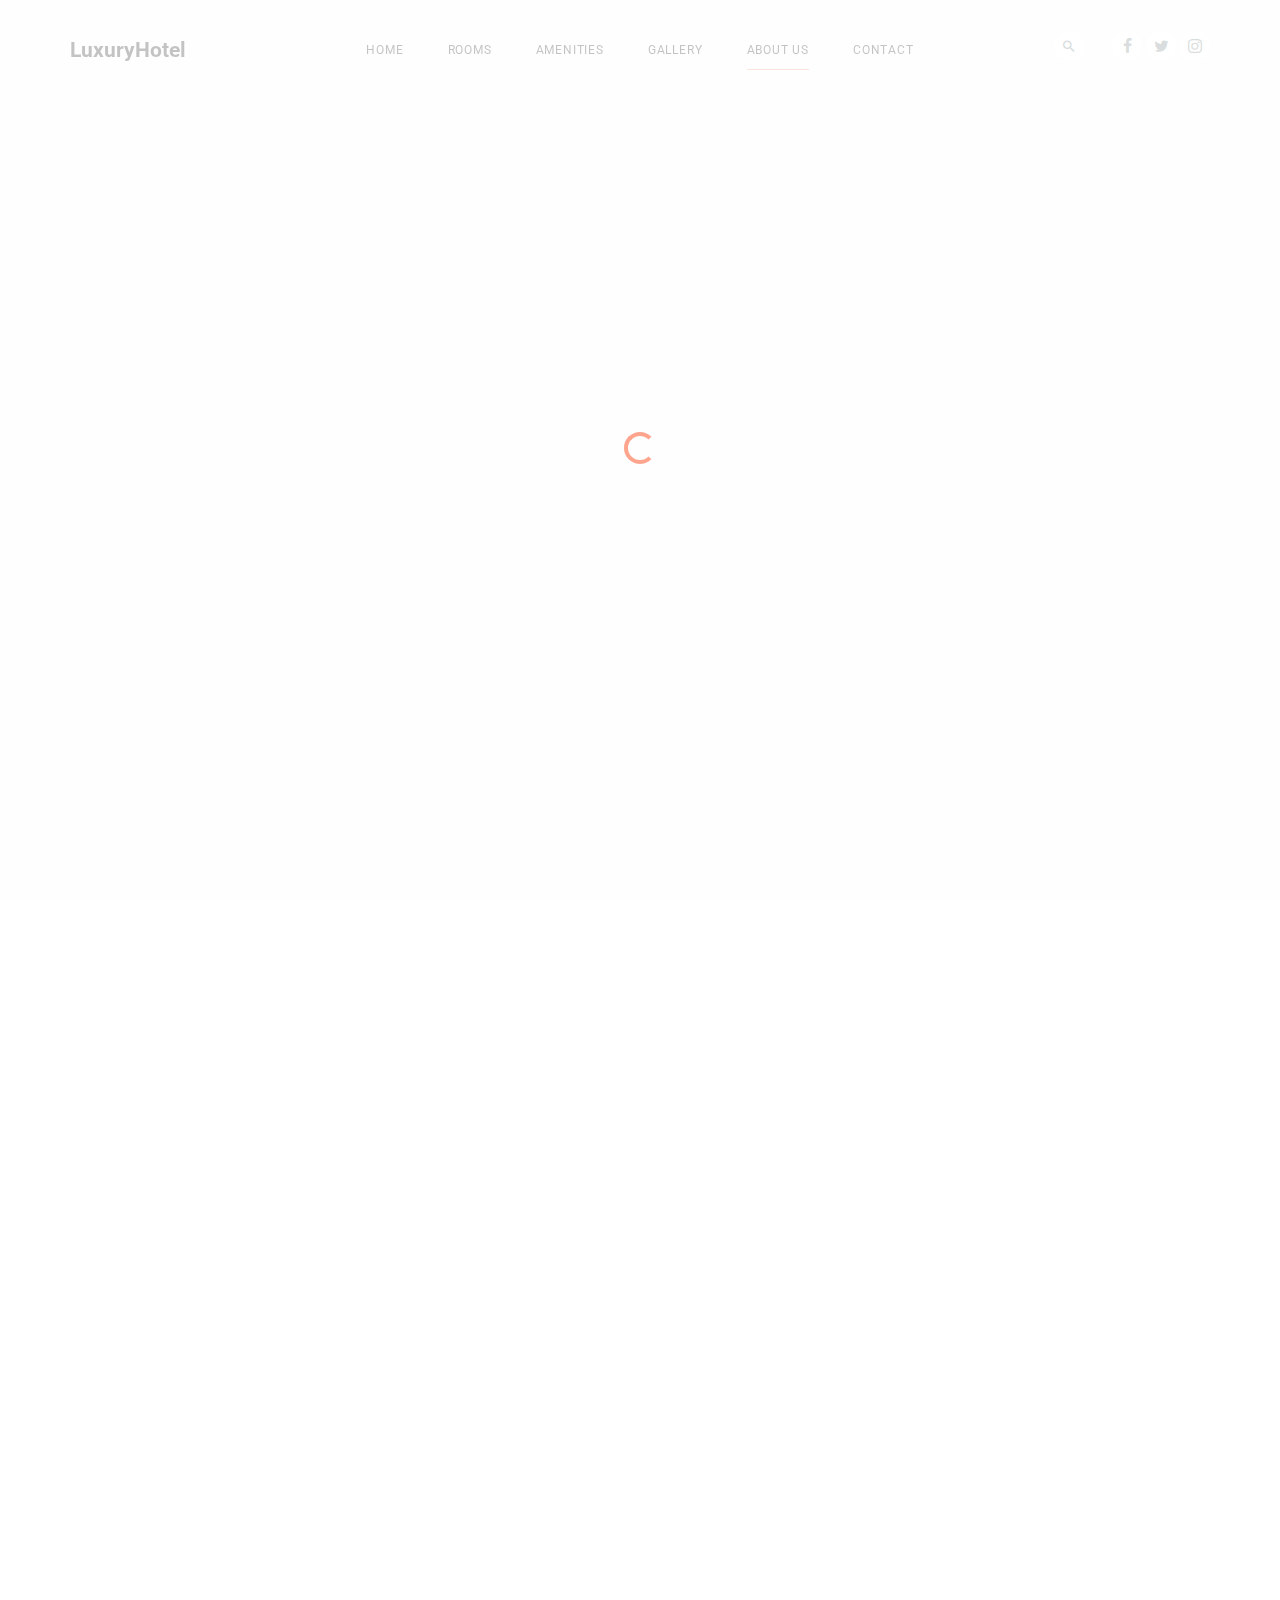
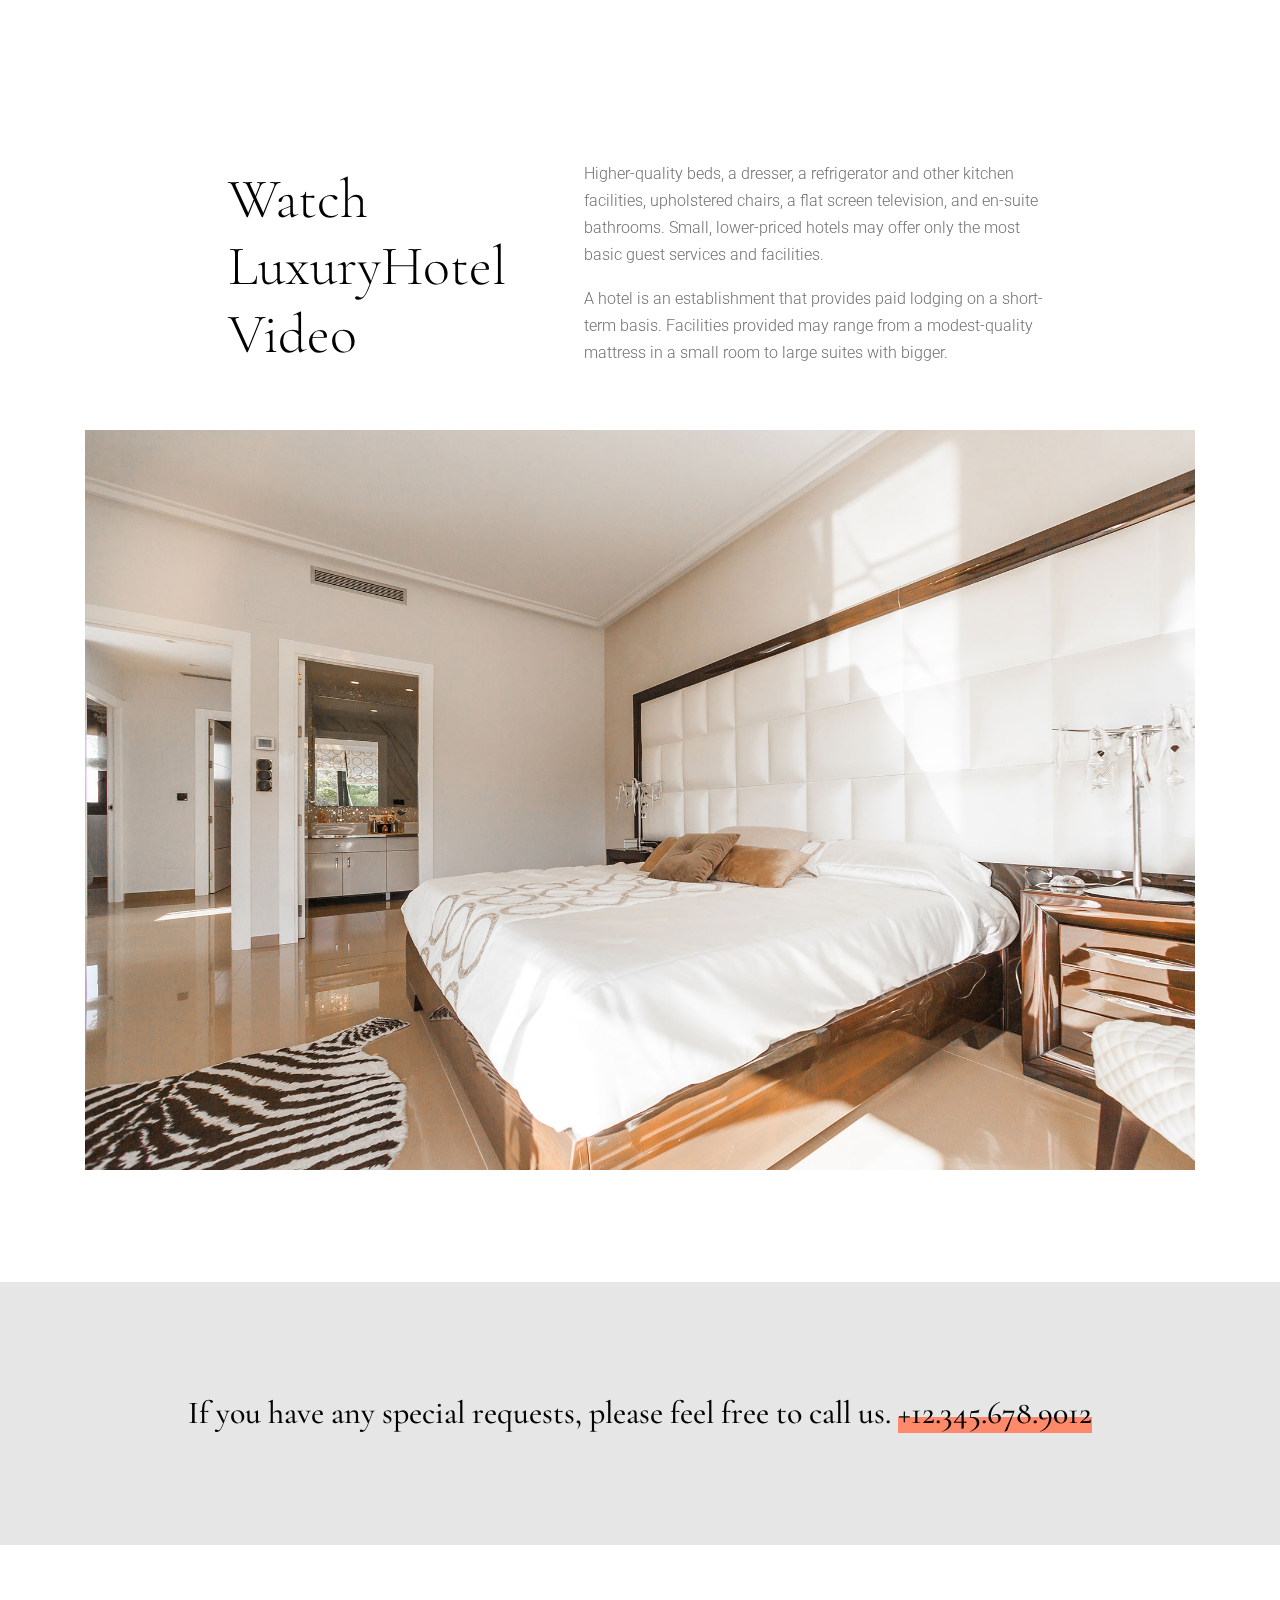
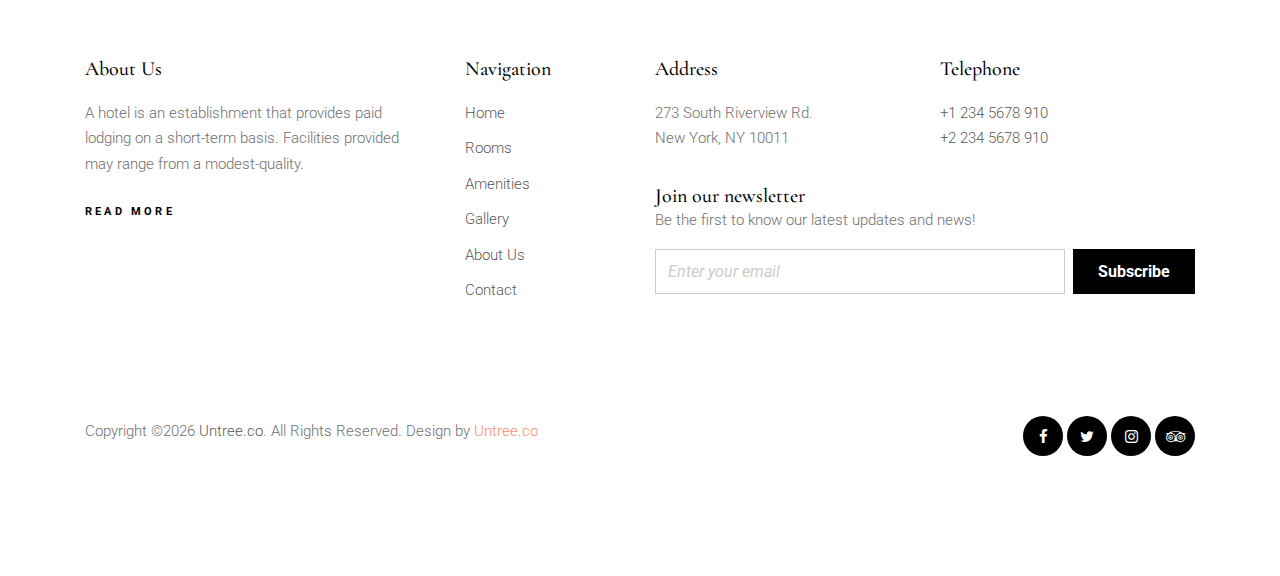
<file: about.html>
<!-- /*
* Template Name: LuxuryHotel
* Template Author: Untree.co
* Tempalte URI: https://untree.co/
* License: https://creativecommons.org/licenses/by/3.0/
*/ -->
<!doctype html>
<html lang="en">

<head>
  <meta charset="utf-8">
  <meta name="viewport" content="width=device-width, initial-scale=1, shrink-to-fit=no">
  <meta name="author" content="Untree.co">
  <link rel="shortcut icon" href="favicon.png">

  <meta name="description" content="" />
  <meta name="keywords" content="" />

    <link href="https://fonts.googleapis.com/css?family=Cormorant+Garamond:400,500i,700|Roboto:300,400,500,700&display=swap" rel="stylesheet">

    <link rel="stylesheet" href="css/vendor/icomoon/style.css">
    <link rel="stylesheet" href="css/vendor/owl.carousel.min.css">
    <link rel="stylesheet" href="css/vendor/aos.css">
    <link rel="stylesheet" href="css/vendor/animate.min.css">
    <link rel="stylesheet" href="css/vendor/bootstrap.css">
    <link rel="stylesheet" href="css/vendor/jquery.fancybox.min.css">

    <!-- Theme Style -->
    <link rel="stylesheet" href="css/style.css">

    <title>LuxuryHotel Free HTML Template by Untree.co</title>
  </head>
  <body>
    
    <div id="untree_co--overlayer"></div>
    <div class="loader">
      <div class="spinner-border text-primary" role="status">
        <span class="sr-only">Loading...</span>
      </div>
    </div>

    
    <nav class="untree_co--site-mobile-menu">
      <div class="close-wrap d-flex">
        <a href="#" class="d-flex ml-auto js-menu-toggle">
          <span class="close-label">Close</span>
          <div class="close-times">
            <span class="bar1"></span>
            <span class="bar2"></span>
          </div>
        </a>
      </div>
      <div class="site-mobile-inner"></div>
    </nav>


    <div class="untree_co--site-wrap">

      <nav class="untree_co--site-nav dark js-sticky-nav">
        <div class="container d-flex align-items-center">
          <div class="logo-wrap">
            <a href="index.html" class="untree_co--site-logo">LuxuryHotel</a>
          </div>
          <div class="site-nav-ul-wrap text-center d-none d-lg-block">
            <ul class="site-nav-ul js-clone-nav">
              <li><a href="index.html">Home</a></li>
              <li class="has-children">
                <a href="rooms.html">Rooms</a>
                <ul class="dropdown">
                  <li class="has-children">
                    <a href="#">King Bedroom</a>
                    <ul class="dropdown">
                      <li>
                        <a href="#">King Bedroom</a>
                      </li>
                      <li>
                        <a href="#">Queen &amp; Double Bedroom</a>
                      </li>
                      <li>
                        <a href="#">Le Voila Suite</a>
                      </li>
                    </ul>
                  </li>
                  <li>
                    <a href="#">Queen &amp; Double Bedroom</a>
                  </li>
                  <li>
                    <a href="#">Le Voila Suite</a>
                  </li>
                </ul>
              </li>
              <li><a href="amenities.html">Amenities</a></li>
              <li><a href="gallery.html">Gallery</a></li>
              <li class="active"><a href="about.html">About Us</a></li>
              <li><a href="contact.html">Contact</a></li>
            </ul>
          </div>
          <div class="icons-wrap text-md-right">

            <ul class="icons-top d-none d-lg-block">
              <li class="mr-4">
                <a href="#" class="js-search-toggle"><span class="icon-search2"></span></a>
              </li>
              <li>
                <a href="#"><span class="icon-facebook"></span></a>
              </li>
              <li>
                <a href="#"><span class="icon-twitter"></span></a>
              </li>
              <li>
                <a href="#"><span class="icon-instagram"></span></a>
              </li>
            </ul>

            <!-- Mobile Toggle -->
            <a href="#" class="d-block d-lg-none burger js-menu-toggle" data-toggle="collapse" data-target="#main-navbar">
              <span></span>
            </a>
          </div>
        </div>
      </nav>

      <main class="untree_co--site-main">
        

        <div class="untree_co--site-hero inner-page bg-light" style="background-color: #fff;">
          <div class="container">
            <div class="row align-items-center">
              <div class="col-md-9">
                <div class="site-hero-contents" data-aos="fade-up">
                  <h1 class="hero-heading">About Luxury Hotel</h1>
                  <div class="sub-text w-75">
                    <p>Facilities provided may range from a modest-quality mattress in a small room to large suites with bigger.</p>
                  </div>
                </div>
              </div>
            </div>
          </div>
        </div>
        
        <div class="untree_co--site-section">

          <div class="container-fluid px-md-0">

            <div class="row justify-content-center text-center pt-0 pb-5">  
              <div class="col-lg-6 section-heading" data-aos="fade-up">
                <h3 class="text-center">The Management</h3>
              </div>
            </div>
            
            <div class="row no-gutters">
              <div class="col-md-4"  data-aos="fade-up">
                 <img src="images/room_1_b.jpg" alt="Image" class="img-fluid" data-jarallax-element="-140">
              </div>
              <div class="col-md-8">
                <div class="row justify-content-center">
                  <div class="col-md-10">
                    <h3 class="mb-4" data-aos="fade-up">Philosophy</h3>
                    <div class="row">
                      <div class="col-md-6" data-aos="fade-up">
                        
                        <p>A hotel is an establishment that provides paid lodging on a short-term basis. Facilities provided may range from a modest-quality mattress in a small room to large suites with bigger.</p>                  

                        <p>Higher-quality beds, a dresser, a refrigerator and other kitchen facilities, upholstered chairs, a flat screen television, and en-suite bathrooms. Small, lower-priced hotels may offer only the most basic guest services and facilities. </p>
                    
                      </div>
                      <div class="col-md-6"  data-aos="fade-up">
                        <p>Larger, higher-priced hotels may provide additional guest facilities such as a swimming pool, business centre (with computers, printers, and other office equipment), childcare, conference and event facilities, tennis or basketball courts, gymnasium, restaurants, day spa, and social function services.</p>
                      </div>
                    </div>
                  </div>
                </div>
                
              </div>
            </div>
            
          </div>

        </div>

        <div class="untree_co--site-section pt-0">
          <div class="container">
            <div class="row justify-content-center">
              <div class="col-md-9">
                <div class="row mb-5 align-items-center">
                  <div class="col-md-5 mr-auto">
                    <h2 class="display-4">Watch LuxuryHotel Video</h2>
                  </div>
                  <div class="col-md-7 ml-auto">
                     <p>Higher-quality beds, a dresser, a refrigerator and other kitchen facilities, upholstered chairs, a flat screen television, and en-suite bathrooms. Small, lower-priced hotels may offer only the most basic guest services and facilities. </p>
                     <p>A hotel is an establishment that provides paid lodging on a short-term basis. Facilities provided may range from a modest-quality mattress in a small room to large suites with bigger.</p>                  
                  </div>
                </div>
              </div>
            </div>
            <div class="row">
              <div class="col-md-12">
                <img src="images/slider_2.jpg" alt="Image" class="img-fluid">
              </div>
            </div>
          </div>
        </div>

        <div class="untree_co--site-section py-5 bg-body-darker cta">
          <div class="container">
            <div class="row">
              <div class="col-12 text-center">
                <h3 class="m-0 p-0">If you have any special requests, please feel free to call us. <a href="tel://+123456789012">+12.345.678.9012</a></h3>
              </div>
            </div>
          </div>
        </div>

      </main>
      <footer class="untree_co--site-footer">

        <div class="container">
          <div class="row">
            <div class="col-md-4 pr-md-5">
              <h3>About Us</h3>
              <p>A hotel is an establishment that provides paid lodging on a short-term basis. Facilities provided may range from a modest-quality.</p>
              <p><a href="#" class="readmore">Read more</a></p>
            </div>
            <div class="col-md-8 ml-auto">
              <div class="row">
                <div class="col-md-3">
                  <h3>Navigation</h3>
                  <ul class="list-unstyled">
                    <li><a href="#">Home</a></li>
                    <li><a href="#">Rooms</a></li>
                    <li><a href="#">Amenities</a></li>
                    <li><a href="#">Gallery</a></li>
                    <li><a href="#">About Us</a></li>
                    <li><a href="#">Contact</a></li>
                  </ul>
                </div>
                <div class="col-md-9 ml-auto">
                  <div class="row mb-3">
                    <div class="col-md-6">
                      <h3>Address</h3>
                      <address>273 South Riverview Rd. <br> New York, NY 10011</address>
                    </div>
                    <div class="col-md-6">
                      <h3>Telephone</h3>
                      <p>
                        <a href="#">+1 234 5678 910</a> <br>
                        <a href="#">+2 234 5678 910</a>
                      </p>
                    </div>
                  </div>

                  <h3 class="mb-0">Join our newsletter</h3>
                  <p>Be the first to know our latest updates and news!</p>
                  <form action="#" method="" class="form-subscribe">
                    <div class="form-group d-flex">
                      <input type="email" class="form-control mr-2" placeholder="Enter your email">
                      <input type="submit" value="Subscribe" class="btn btn-black px-4 text-white">
                    </div>
                  </form>
                </div>
                
              </div>
            </div>
          </div>
          <div class="row mt-5 pt-5 align-items-center">
            <div class="col-md-6 text-md-left">
              <!-- Link back to Untree.co can't be removed. Template is licensed under CC BY 3.0. If you purchased a license you can remove this. -->
              <p>
                Copyright &copy;<script>document.write(new Date().getFullYear());</script> <a href="index.html">Untree.co</a>. All Rights Reserved. Design by <a href="https://untree.co/" target="_blank" class="text-primary">Untree.co</a>
              </p>
            <!-- Link back to Untree.co can't be removed. Template is licensed under CC BY 3.0. If you purchased a license you can remove this. -->
            </div>
            <div class="col-md-6 text-md-right">
              <ul class="icons-top icons-dark">
              <li>
                <a href="#"><span class="icon-facebook"></span></a>
              </li>
              <li>
                <a href="#"><span class="icon-twitter"></span></a>
              </li>
              <li>
                <a href="#"><span class="icon-instagram"></span></a>
              </li>
              <li>
                <a href="#"><span class="icon-tripadvisor"></span></a>
              </li>
            </ul>

            </div>
          </div>
        </div>
        
      </footer>
    </div>
    <!-- Search -->
    <div class="search-wrap">
      <a href="#" class="close-search js-search-toggle">
        <span>Close</span>
      </a>
      <div class="container">
        <div class="row justify-content-center align-items-center text-center">
          <div class="col-md-12">
            <form action="#">
              <input type="search" name="s" id="s" placeholder="Type a keyword and hit enter..."  autocomplete="false">
            </form>    
          </div>
        </div>
      </div>
    </div>

    <script src="js/vendor/jquery-3.3.1.min.js"></script>
    <script src="js/vendor/popper.min.js"></script>
    <script src="js/vendor/bootstrap.min.js"></script>

    <script src="js/vendor/owl.carousel.min.js"></script>
    
    <script src="js/vendor/jarallax.min.js"></script>
    <script src="js/vendor/jarallax-element.min.js"></script>
    <script src="js/vendor/ofi.min.js"></script>

    <script src="js/vendor/aos.js"></script>

    <script src="js/vendor/jquery.lettering.js"></script>
    <script src="js/vendor/jquery.sticky.js"></script>

    <script src="js/vendor/jquery.fancybox.min.js"></script>

    <script src="js/vendor/TweenMax.min.js"></script>
    <script src="js/vendor/ScrollMagic.min.js"></script>
    <script src="js/vendor/scrollmagic.animation.gsap.min.js"></script>
    <script src="js/vendor/debug.addIndicators.min.js"></script>


    <script src="js/main.js"></script>
  </body>
</html>
</file>
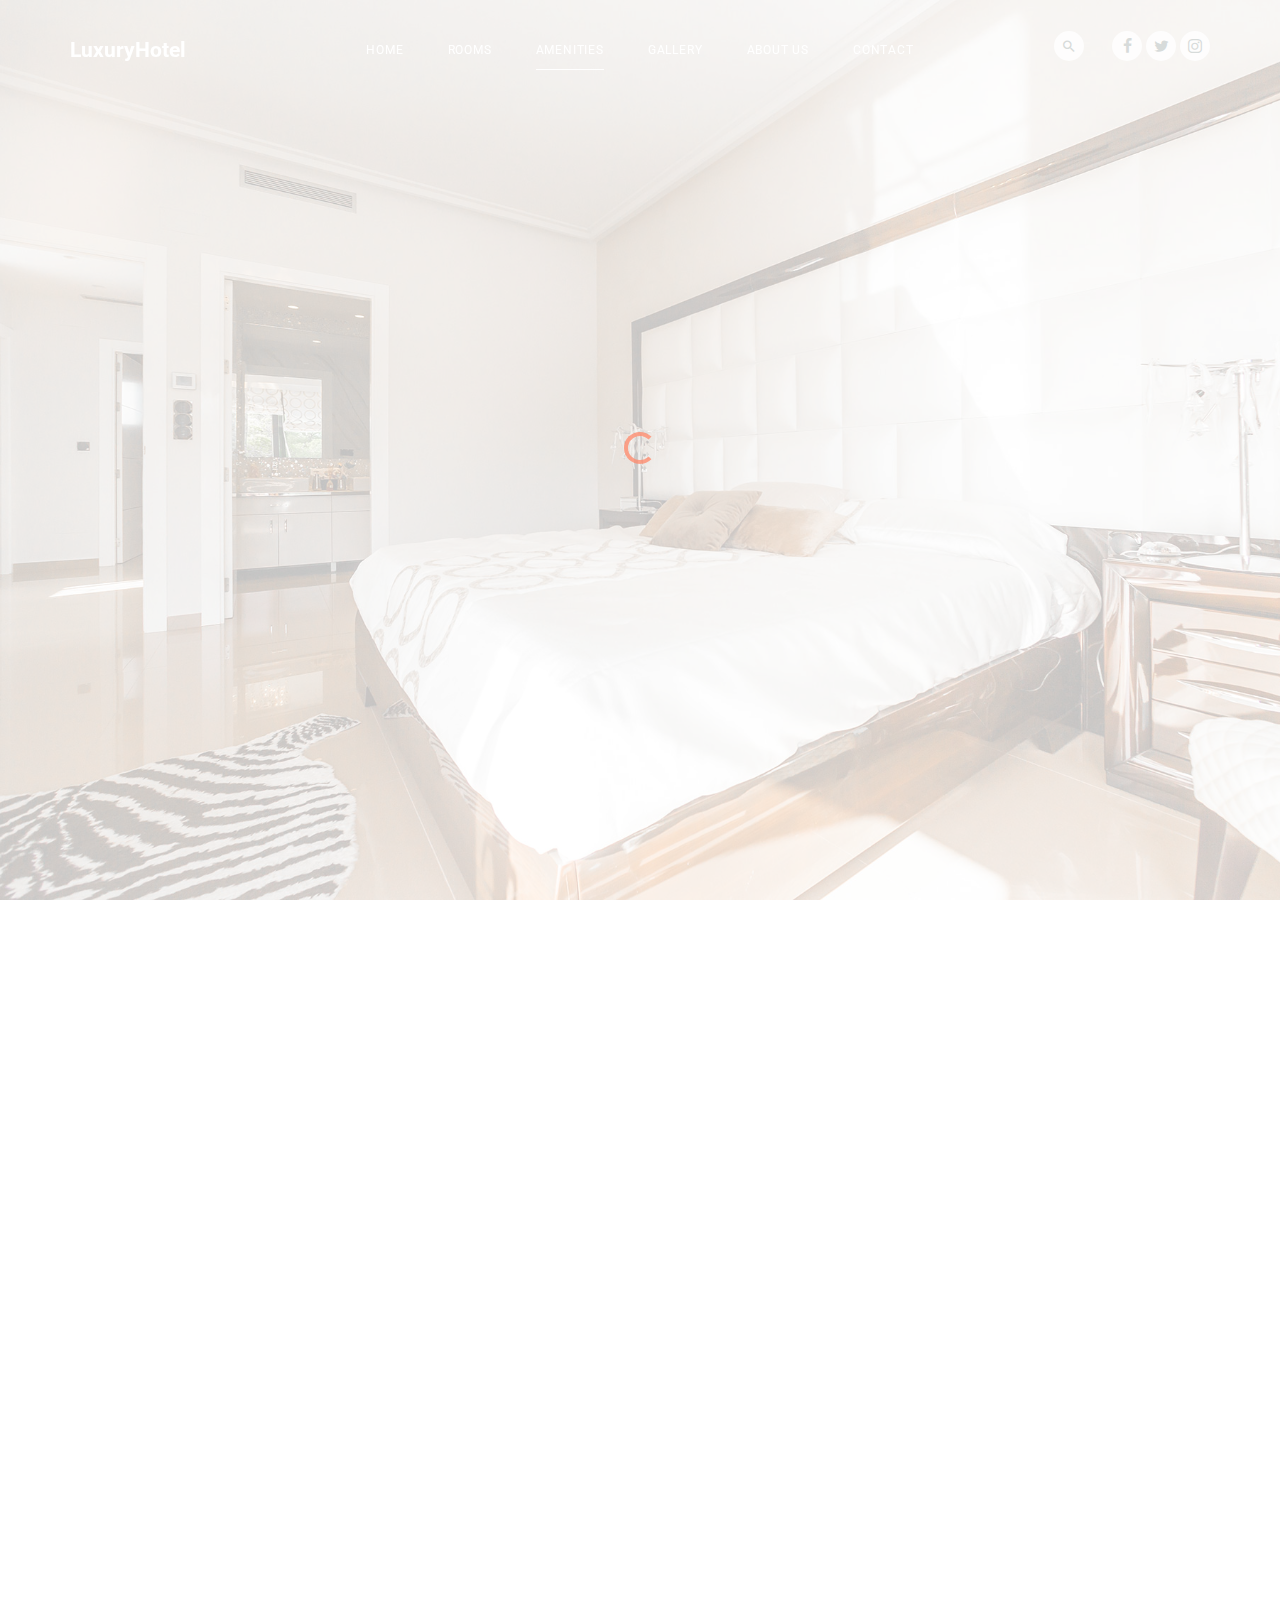
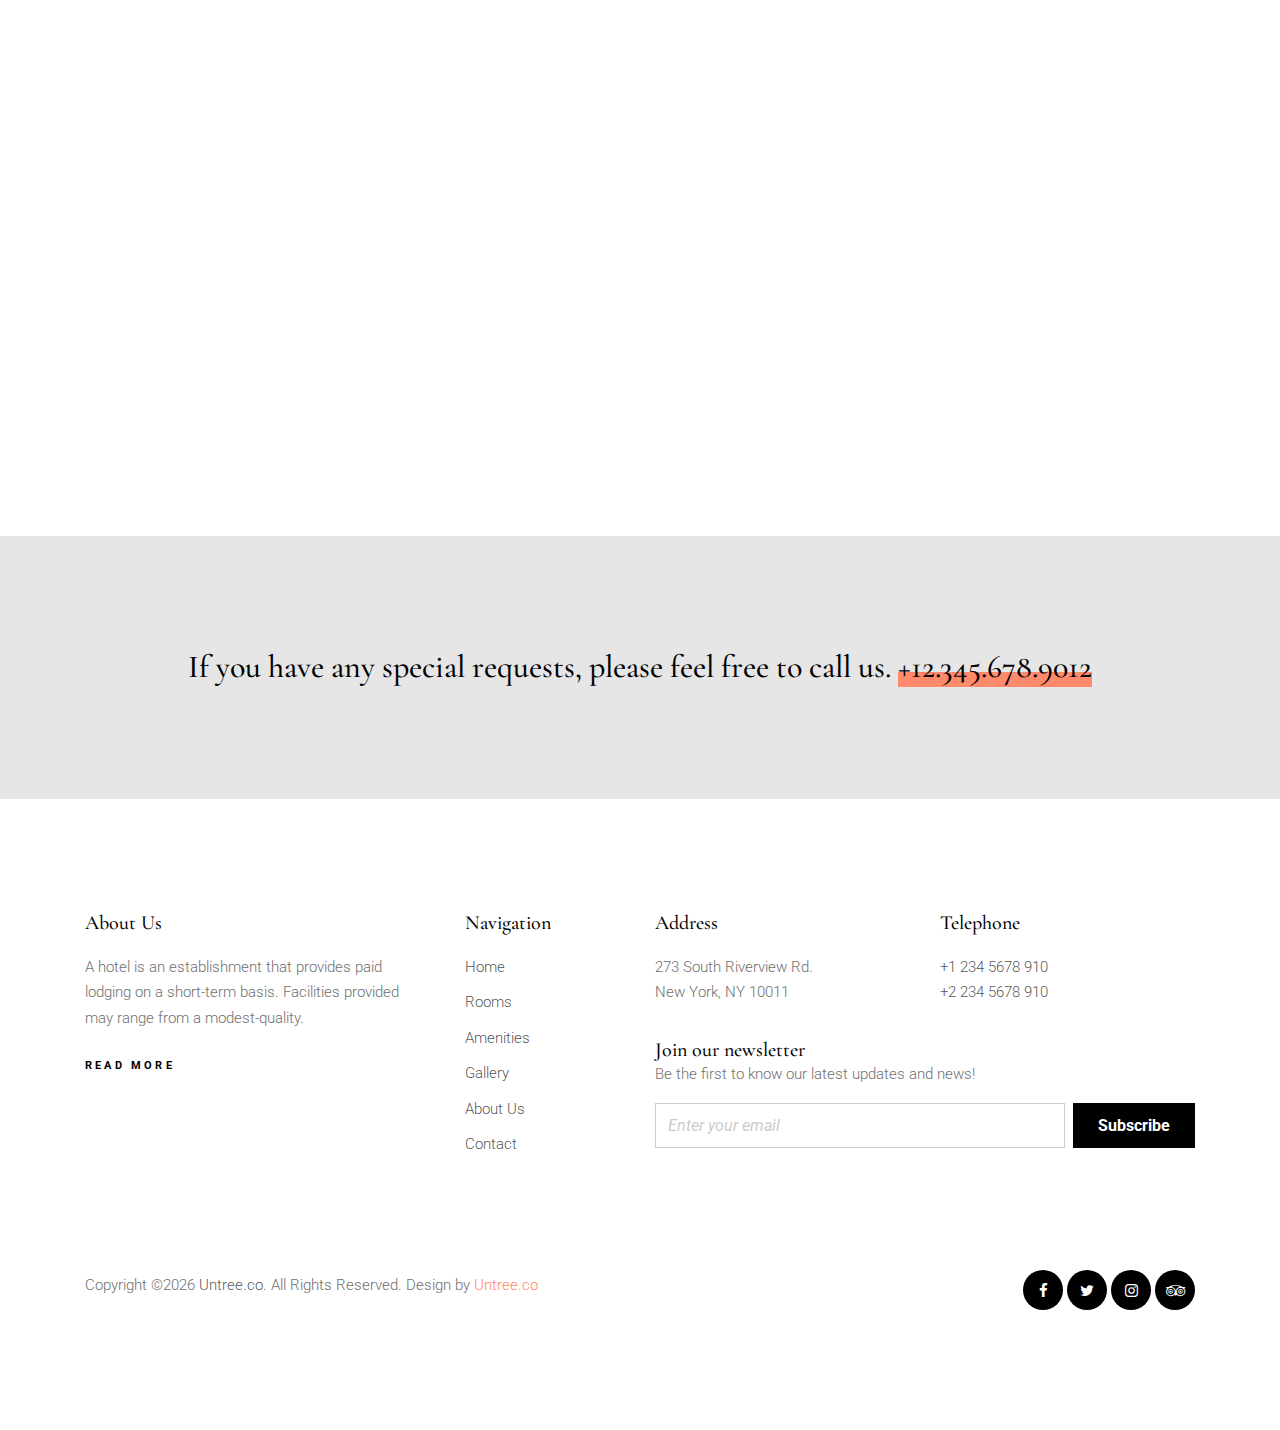
<file: amenities.html>
<!-- /*
* Template Name: LuxuryHotel
* Template Author: Untree.co
* Tempalte URI: https://untree.co/
* License: https://creativecommons.org/licenses/by/3.0/
*/ -->
<!doctype html>
<html lang="en">

<head>
  <meta charset="utf-8">
  <meta name="viewport" content="width=device-width, initial-scale=1, shrink-to-fit=no">
  <meta name="author" content="Untree.co">
  <link rel="shortcut icon" href="favicon.png">

  <meta name="description" content="" />
  <meta name="keywords" content="" />
  
    <link href="https://fonts.googleapis.com/css?family=Cormorant+Garamond:400,500i,700|Roboto:300,400,500,700&display=swap" rel="stylesheet">

    <link rel="stylesheet" href="css/vendor/icomoon/style.css">
    <link rel="stylesheet" href="css/vendor/owl.carousel.min.css">
    <link rel="stylesheet" href="css/vendor/aos.css">
    <link rel="stylesheet" href="css/vendor/animate.min.css">
    <link rel="stylesheet" href="css/vendor/bootstrap.css">

    <!-- Theme Style -->
    <link rel="stylesheet" href="css/style.css">

    <title>LuxuryHotel Free HTML Template by Untree.co</title>
  </head>
  <body>
    
    <div id="untree_co--overlayer"></div>
    <div class="loader">
      <div class="spinner-border text-primary" role="status">
        <span class="sr-only">Loading...</span>
      </div>
    </div>
    
    <nav class="untree_co--site-mobile-menu">
      <div class="close-wrap d-flex">
        <a href="#" class="d-flex ml-auto js-menu-toggle">
          <span class="close-label">Close</span>
          <div class="close-times">
            <span class="bar1"></span>
            <span class="bar2"></span>
          </div>
        </a>
      </div>
      <div class="site-mobile-inner"></div>
    </nav>


    <div class="untree_co--site-wrap">

      <nav class="untree_co--site-nav js-sticky-nav">
        <div class="container d-flex align-items-center">
          <div class="logo-wrap">
            <a href="index.html" class="untree_co--site-logo">LuxuryHotel</a>
          </div>
          <div class="site-nav-ul-wrap text-center d-none d-lg-block">
            <ul class="site-nav-ul js-clone-nav">
              <li><a href="index.html">Home</a></li>
              <li class="has-children">
                <a href="rooms.html">Rooms</a>
                <ul class="dropdown">
                  <li class="has-children">
                    <a href="#">King Bedroom</a>
                    <ul class="dropdown">
                      <li>
                        <a href="#">King Bedroom</a>
                      </li>
                      <li>
                        <a href="#">Queen &amp; Double Bedroom</a>
                      </li>
                      <li>
                        <a href="#">Le Voila Suite</a>
                      </li>
                    </ul>
                  </li>
                  <li>
                    <a href="#">Queen &amp; Double Bedroom</a>
                  </li>
                  <li>
                    <a href="#">Le Voila Suite</a>
                  </li>
                </ul>
              </li>
              <li class="active"><a href="amenities.html">Amenities</a></li>
              <li><a href="gallery.html">Gallery</a></li>
              <li><a href="about.html">About Us</a></li>
              <li><a href="contact.html">Contact</a></li>
            </ul>
          </div>
          <div class="icons-wrap text-md-right">

            <ul class="icons-top d-none d-lg-block">
              <li class="mr-4">
                <a href="#" class="js-search-toggle"><span class="icon-search2"></span></a>
              </li>
              <li>
                <a href="#"><span class="icon-facebook"></span></a>
              </li>
              <li>
                <a href="#"><span class="icon-twitter"></span></a>
              </li>
              <li>
                <a href="#"><span class="icon-instagram"></span></a>
              </li>
            </ul>

            <!-- Mobile Toggle -->
            <a href="#" class="d-block d-lg-none burger js-menu-toggle" data-toggle="collapse" data-target="#main-navbar">
              <span></span>
            </a>
          </div>
        </div>
      </nav>

      <main class="site-untree_co--main">
        

        <div class="untree_co--site-hero inner-page" style="background-image: url('images/slider_2.jpg')">
          <div class="container">
            <div class="row align-items-center justify-content-center">
              <div class="col-md-7 text-center">
                <div class="site-hero-contents" data-aos="fade-up">
                  <h1 class="hero-heading text-white">Amenities</h1>
                </div>
              </div>
            </div>
          </div>
        </div>
        
        <div class="untree_co--site-section">
          <div class="container">
            
            <div class="row justify-content-center text-center pt-0 pb-5">  
              <div class="col-lg-6 section-heading" data-aos="fade-up">
                <h3 class="text-center">Hotel Amenities</h3>
              </div>
            </div>
          
            <div class="row custom-row-02192 align-items-stretch">
              <div class="col-md-6 col-lg-4 mb-5" data-aos="fade-up" data-aos-delay="100">
                <div class="media-29191 text-center h-100">
                  <div class="media-29191-icon">
                    <img src="images/svg/parking.svg" alt="Image" class="img-fluid">
                  </div>
                  <h3>Free Self-Parking</h3>
                  <p>A hotel is an establishment that provides paid lodging on a short-term basis. Facilities provided may range from a modest-quality.</p>
                  <p><p><a href="#" class="readmore reverse">Read More</a></p></p>
                </div>
              </div>
              
              <div class="col-md-6 col-lg-4 mb-5" data-aos="fade-up" data-aos-delay="200">
                <div class="media-29191 text-center h-100">
                  <div class="media-29191-icon">
                    <img src="images/svg/internet.svg" alt="Image" class="img-fluid">
                  </div>
                  <h3>High speed Internet access</h3>
                  <p>A hotel is an establishment that provides paid lodging on a short-term basis. Facilities provided may range from a modest-quality.</p>
                  <p><p><a href="#" class="readmore reverse">Read More</a></p></p>
                </div>
              </div>
              <div class="col-md-6 col-lg-4 mb-5" data-aos="fade-up" data-aos-delay="100">
                <div class="media-29191 text-center h-100">
                  <div class="media-29191-icon">
                    <img src="images/svg/wifi.svg" alt="Image" class="img-fluid">
                  </div>
                  <h3>Complimentary WiFi in public areas</h3>
                  <p>A hotel is an establishment that provides paid lodging on a short-term basis. Facilities provided may range from a modest-quality.</p>
                  <p><p><a href="#" class="readmore reverse">Read More</a></p></p>
                </div>
              </div>
              
              <div class="col-md-6 col-lg-4 mb-5" data-aos="fade-up" data-aos-delay="200">
                <div class="media-29191 text-center h-100">
                  <div class="media-29191-icon">
                    <img src="images/svg/elevator.svg" alt="Image" class="img-fluid">
                  </div>
                  <h3>Elevators</h3>
                  <p>A hotel is an establishment that provides paid lodging on a short-term basis. Facilities provided may range from a modest-quality.</p>
                  <p><p><a href="#" class="readmore reverse">Read More</a></p></p>
                </div>
              </div>
              
              <div class="col-md-6 col-lg-4 mb-5" data-aos="fade-up" data-aos-delay="100">
                <div class="media-29191 text-center h-100">
                  <div class="media-29191-icon">
                    <img src="images/svg/partners.svg" alt="Image" class="img-fluid">
                  </div>

                  <h3>Meeting rooms</h3>
                  <p>A hotel is an establishment that provides paid lodging on a short-term basis. Facilities provided may range from a modest-quality.</p>
                  <p><p><a href="#" class="readmore reverse">Read More</a></p></p>
                </div>
              </div>
              <div class="col-md-6 col-lg-4 mb-5" data-aos="fade-up" data-aos-delay="200">
                <div class="media-29191 text-center h-100">
                  <div class="media-29191-icon">
                    <img src="images/svg/washing-machine.svg" alt="Image" class="img-fluid">
                  </div>
                  <h3>Laundry and Valet service</h3>
                  <p>A hotel is an establishment that provides paid lodging on a short-term basis. Facilities provided may range from a modest-quality.</p>
                  <p><p><a href="#" class="readmore reverse">Read More</a></p></p>
                </div>
              </div>

            </div>
          </div>
        </div>

        
        

    
        <div class="untree_co--site-section py-5 bg-body-darker cta">
          <div class="container">
            <div class="row">
              <div class="col-12 text-center">
                <h3 class="m-0 p-0">If you have any special requests, please feel free to call us. <a href="tel://+123456789012">+12.345.678.9012</a></h3>
              </div>
            </div>
          </div>
        </div>


      </main>
      <footer class="untree_co--site-footer">

        <div class="container">
          <div class="row">
            <div class="col-md-4 pr-md-5">
              <h3>About Us</h3>
              <p>A hotel is an establishment that provides paid lodging on a short-term basis. Facilities provided may range from a modest-quality.</p>
              <p><a href="#" class="readmore">Read more</a></p>
            </div>
            <div class="col-md-8 ml-auto">
              <div class="row">
                <div class="col-md-3">
                  <h3>Navigation</h3>
                  <ul class="list-unstyled">
                    <li><a href="#">Home</a></li>
                    <li><a href="#">Rooms</a></li>
                    <li><a href="#">Amenities</a></li>
                    <li><a href="#">Gallery</a></li>
                    <li><a href="#">About Us</a></li>
                    <li><a href="#">Contact</a></li>
                  </ul>
                </div>
                <div class="col-md-9 ml-auto">
                  <div class="row mb-3">
                    <div class="col-md-6">
                      <h3>Address</h3>
                      <address>273 South Riverview Rd. <br> New York, NY 10011</address>
                    </div>
                    <div class="col-md-6">
                      <h3>Telephone</h3>
                      <p>
                        <a href="#">+1 234 5678 910</a> <br>
                        <a href="#">+2 234 5678 910</a>
                      </p>
                    </div>
                  </div>

                  <h3 class="mb-0">Join our newsletter</h3>
                  <p>Be the first to know our latest updates and news!</p>
                  <form action="#" method="" class="form-subscribe">
                    <div class="form-group d-flex">
                      <input type="email" class="form-control mr-2" placeholder="Enter your email">
                      <input type="submit" value="Subscribe" class="btn btn-black px-4 text-white">
                    </div>
                  </form>
                </div>
                
              </div>
            </div>
          </div>
          <div class="row mt-5 pt-5 align-items-center">
            <div class="col-md-6 text-md-left">
              <!-- Link back to Untree.co can't be removed. Template is licensed under CC BY 3.0. If you purchased a license you can remove this. -->
              <p>
                Copyright &copy;<script>document.write(new Date().getFullYear());</script> <a href="index.html">Untree.co</a>. All Rights Reserved. Design by <a href="https://untree.co/" target="_blank" class="text-primary">Untree.co</a>
              </p>
            <!-- Link back to Untree.co can't be removed. Template is licensed under CC BY 3.0. If you purchased a license you can remove this. -->
            </div>
            <div class="col-md-6 text-md-right">
              <ul class="icons-top icons-dark">
              <li>
                <a href="#"><span class="icon-facebook"></span></a>
              </li>
              <li>
                <a href="#"><span class="icon-twitter"></span></a>
              </li>
              <li>
                <a href="#"><span class="icon-instagram"></span></a>
              </li>
              <li>
                <a href="#"><span class="icon-tripadvisor"></span></a>
              </li>
            </ul>

            </div>
          </div>
        </div>
        
      </footer>
    </div>
    <!-- Search -->
    <div class="search-wrap">
      <a href="#" class="close-search js-search-toggle">
        <span>Close</span>
      </a>
      <div class="container">
        <div class="row justify-content-center align-items-center text-center">
          <div class="col-md-12">
            <form action="#">
              <input type="search" name="s" id="s" placeholder="Type a keyword and hit enter..."  autocomplete="false">
            </form>    
          </div>
        </div>
      </div>
    </div>

    <script src="js/vendor/jquery-3.3.1.min.js"></script>
    <script src="js/vendor/popper.min.js"></script>
    <script src="js/vendor/bootstrap.min.js"></script>

    <script src="js/vendor/owl.carousel.min.js"></script>
    
    <script src="js/vendor/jarallax.min.js"></script>
    <script src="js/vendor/jarallax-element.min.js"></script>
    <script src="js/vendor/ofi.min.js"></script>

    <script src="js/vendor/aos.js"></script>

    <script src="js/vendor/jquery.lettering.js"></script>
    <script src="js/vendor/jquery.sticky.js"></script>

    <script src="js/vendor/TweenMax.min.js"></script>
    <script src="js/vendor/ScrollMagic.min.js"></script>
    <script src="js/vendor/scrollmagic.animation.gsap.min.js"></script>
    <script src="js/vendor/debug.addIndicators.min.js"></script>


    <script src="js/main.js"></script>
  </body>
</html>
</file>
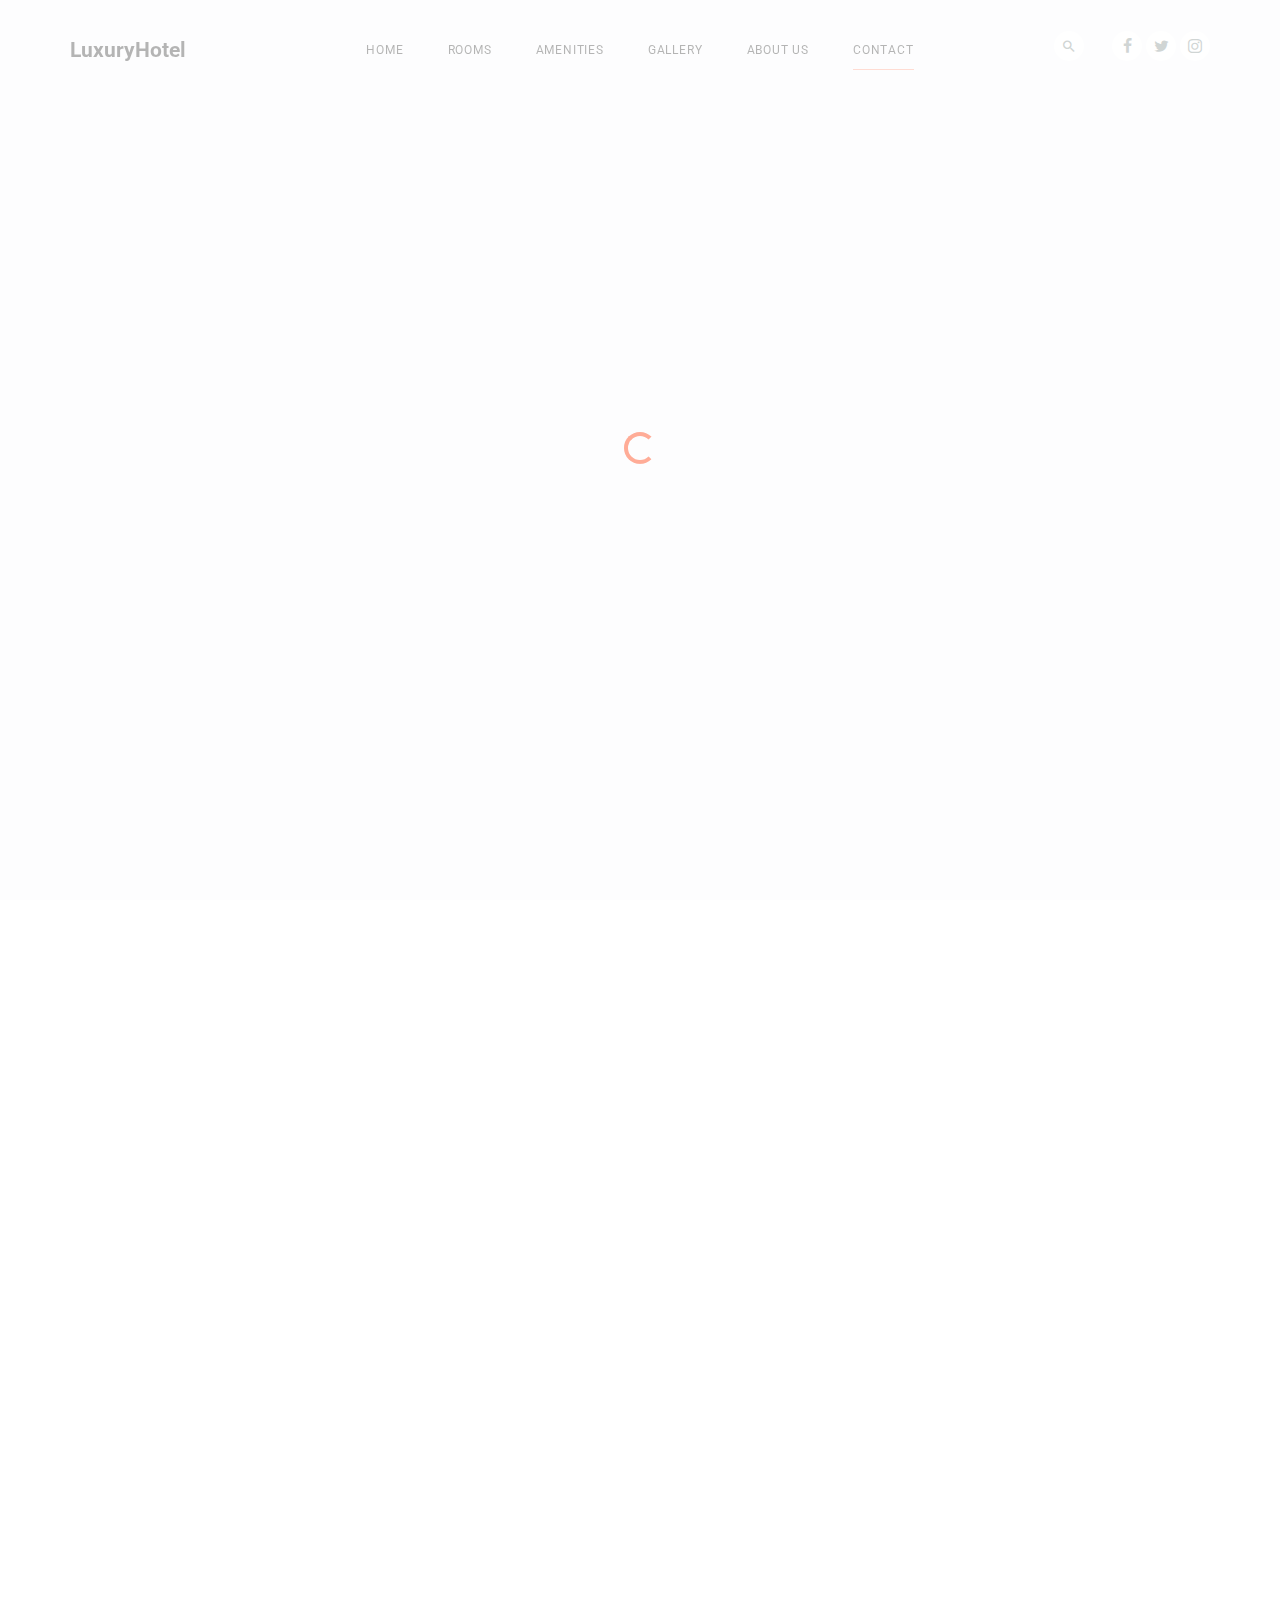
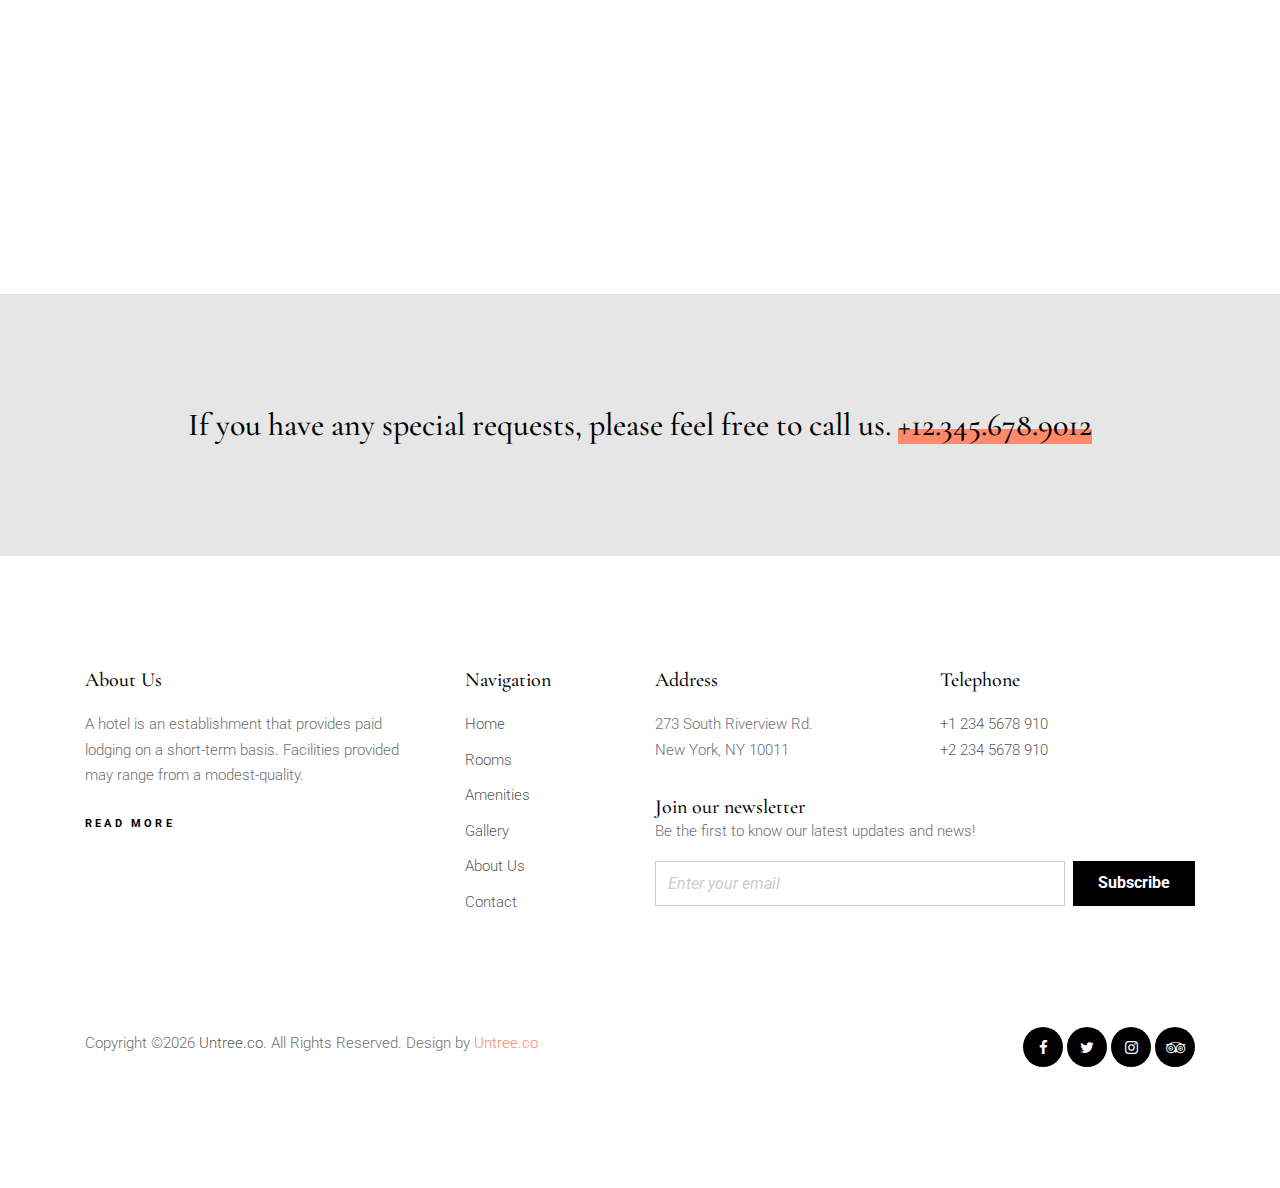
<file: contact.html>
<!-- /*
* Template Name: LuxuryHotel
* Template Author: Untree.co
* Tempalte URI: https://untree.co/
* License: https://creativecommons.org/licenses/by/3.0/
*/ -->
<!doctype html>
<html lang="en">

<head>
  <meta charset="utf-8">
  <meta name="viewport" content="width=device-width, initial-scale=1, shrink-to-fit=no">
  <meta name="author" content="Untree.co">
  <link rel="shortcut icon" href="favicon.png">

  <meta name="description" content="" />
  <meta name="keywords" content="" />

    <link href="https://fonts.googleapis.com/css?family=Cormorant+Garamond:400,500i,700|Roboto:300,400,500,700&display=swap" rel="stylesheet">

    <link rel="stylesheet" href="css/vendor/icomoon/style.css">
    <link rel="stylesheet" href="css/vendor/owl.carousel.min.css">
    <link rel="stylesheet" href="css/vendor/aos.css">
    <link rel="stylesheet" href="css/vendor/animate.min.css">
    <link rel="stylesheet" href="css/vendor/bootstrap.css">
    <link rel="stylesheet" href="css/vendor/jquery.fancybox.min.css">

    <!-- Theme Style -->
    <link rel="stylesheet" href="css/style.css">

    <title>LuxuryHotel Free HTML Template by Untree.co</title>
  </head>
  <body>
    
    <div id="untree_co--overlayer"></div>
    <div class="loader">
      <div class="spinner-border text-primary" role="status">
        <span class="sr-only">Loading...</span>
      </div>
    </div>

    
    <nav class="untree_co--site-mobile-menu">
      <div class="close-wrap d-flex">
        <a href="#" class="d-flex ml-auto js-menu-toggle">
          <span class="close-label">Close</span>
          <div class="close-times">
            <span class="bar1"></span>
            <span class="bar2"></span>
          </div>
        </a>
      </div>
      <div class="site-mobile-inner"></div>
    </nav>


    <div class="untree_co--site-wrap">

      <nav class="untree_co--site-nav dark js-sticky-nav">
        <div class="container d-flex align-items-center">
          <div class="logo-wrap">
            <a href="index.html" class="untree_co--site-logo">LuxuryHotel</a>
          </div>
          <div class="site-nav-ul-wrap text-center d-none d-lg-block">
            <ul class="site-nav-ul js-clone-nav">
              <li><a href="index.html">Home</a></li>
              <li class="has-children">
                <a href="rooms.html">Rooms</a>
                <ul class="dropdown">
                  <li class="has-children">
                    <a href="#">King Bedroom</a>
                    <ul class="dropdown">
                      <li>
                        <a href="#">King Bedroom</a>
                      </li>
                      <li>
                        <a href="#">Queen &amp; Double Bedroom</a>
                      </li>
                      <li>
                        <a href="#">Le Voila Suite</a>
                      </li>
                    </ul>
                  </li>
                  <li>
                    <a href="#">Queen &amp; Double Bedroom</a>
                  </li>
                  <li>
                    <a href="#">Le Voila Suite</a>
                  </li>
                </ul>
              </li>
              <li><a href="amenities.html">Amenities</a></li>
              <li><a href="gallery.html">Gallery</a></li>
              <li><a href="about.html">About Us</a></li>
              <li class="active"><a href="contact.html">Contact</a></li>
            </ul>
          </div>
          <div class="icons-wrap text-md-right">

            <ul class="icons-top d-none d-lg-block">
              <li class="mr-4">
                <a href="#" class="js-search-toggle"><span class="icon-search2"></span></a>
              </li>
              <li>
                <a href="#"><span class="icon-facebook"></span></a>
              </li>
              <li>
                <a href="#"><span class="icon-twitter"></span></a>
              </li>
              <li>
                <a href="#"><span class="icon-instagram"></span></a>
              </li>
            </ul>

            <!-- Mobile Toggle -->
            <a href="#" class="d-block d-lg-none burger js-menu-toggle" data-toggle="collapse" data-target="#main-navbar">
              <span></span>
            </a>
          </div>
        </div>
      </nav>

      <main class="untree_co--site-main">
        

        <div class="untree_co--site-hero inner-page bg-light" style="background-color: #fff;">
          <div class="container">
            <div class="row align-items-center">
              <div class="col-md-9">
                <div class="site-hero-contents" data-aos="fade-up">
                  <h1 class="hero-heading">Contact Us</h1>
                  <div class="sub-text w-75">
                    <p>Facilities provided may range from a modest-quality mattress in a small room to large suites with bigger.</p>
                  </div>
                </div>
              </div>
            </div>
          </div>
        </div>
        
        <div class="untree_co--site-section">
          <div class="container">
            
              <div class="row">
                <div class="col-12" data-aos="fade-up">
                  <h2 class="display-4 mb-5">Fill the form</h2>
                </div>
                <div class="col-md-6 mb-5 mb-md-0" data-aos="fade-up" data-aos-delay="100">
                  
                  <form action="#">
                    <div class="form-group">
                      <label for="name">Your Name *</label>
                      <input type="text" class="form-control" id="name">
                    </div>
                    <div class="form-group">
                      <label for="email2">Your Email *</label>
                      <input type="text" class="form-control" id="email2">
                    </div>
                    <div class="form-group">
                      <label for="subject">Subject</label>
                      <input type="text" class="form-control" id="subject">
                    </div>
                    <div class="form-group">
                      <label for="message">Message *</label>
                      <textarea name="message" class="form-control" id="message" cols="30" rows="10"></textarea>
                    </div>
                    <div class="form-group">
                      <input type="submit" value="Send" class="btn btn-black px-5 text-white">
                    </div>
                  </form>
                </div>
                <div class="col-md-4 ml-auto"  data-aos="fade-up" data-aos-delay="200">
                  <div class="media-29190">
                    <span class="label">Email</span>
                    <p><a href="#">info@Untree.co</a></p>
                  </div>
                  <div class="media-29190">
                    <span class="label">Phone</span>
                    <p><a href="#">+30 931 3829 399</a></p>
                  </div>
                  <div class="media-29190">
                    <span class="label">Address</span>
                    <p>273 South Riverview Rd. New York, NY 10011</p>
                  </div>
                  <div class="media-29190">
                    <span class="label">Social</span>
                    <ul class="icons-top icons-dark">
                      <li>
                        <a href="#"><span class="icon-facebook"></span></a>
                      </li>
                      <li>
                        <a href="#"><span class="icon-twitter"></span></a>
                      </li>
                      <li>
                        <a href="#"><span class="icon-instagram"></span></a>
                      </li>
                      <li>
                        <a href="#"><span class="icon-tripadvisor"></span></a>
                      </li>
                    </ul>
                  </div>
                </div>

              </div>
            
          </div>
        </div>

        <div class="untree_co--site-section py-5 bg-body-darker cta">
          <div class="container">
            <div class="row">
              <div class="col-12 text-center">
                <h3 class="m-0 p-0">If you have any special requests, please feel free to call us. <a href="tel://+123456789012">+12.345.678.9012</a></h3>
              </div>
            </div>
          </div>
        </div>

      </main>
      <footer class="untree_co--site-footer">

        <div class="container">
          <div class="row">
            <div class="col-md-4 pr-md-5">
              <h3>About Us</h3>
              <p>A hotel is an establishment that provides paid lodging on a short-term basis. Facilities provided may range from a modest-quality.</p>
              <p><a href="#" class="readmore">Read more</a></p>
            </div>
            <div class="col-md-8 ml-auto">
              <div class="row">
                <div class="col-md-3">
                  <h3>Navigation</h3>
                  <ul class="list-unstyled">
                    <li><a href="#">Home</a></li>
                    <li><a href="#">Rooms</a></li>
                    <li><a href="#">Amenities</a></li>
                    <li><a href="#">Gallery</a></li>
                    <li><a href="#">About Us</a></li>
                    <li><a href="#">Contact</a></li>
                  </ul>
                </div>
                <div class="col-md-9 ml-auto">
                  <div class="row mb-3">
                    <div class="col-md-6">
                      <h3>Address</h3>
                      <address>273 South Riverview Rd. <br> New York, NY 10011</address>
                    </div>
                    <div class="col-md-6">
                      <h3>Telephone</h3>
                      <p>
                        <a href="#">+1 234 5678 910</a> <br>
                        <a href="#">+2 234 5678 910</a>
                      </p>
                    </div>
                  </div>

                  <h3 class="mb-0">Join our newsletter</h3>
                  <p>Be the first to know our latest updates and news!</p>
                  <form action="#" method="" class="form-subscribe">
                    <div class="form-group d-flex">
                      <input type="email" class="form-control mr-2" placeholder="Enter your email">
                      <input type="submit" value="Subscribe" class="btn btn-black px-4 text-white">
                    </div>
                  </form>
                </div>
                
              </div>
            </div>
          </div>
          <div class="row mt-5 pt-5 align-items-center">
            <div class="col-md-6 text-md-left">
              <!-- Link back to Untree.co can't be removed. Template is licensed under CC BY 3.0. If you purchased a license you can remove this. -->
              <p>
                Copyright &copy;<script>document.write(new Date().getFullYear());</script> <a href="index.html">Untree.co</a>. All Rights Reserved. Design by <a href="https://untree.co/" target="_blank" class="text-primary">Untree.co</a>
              </p>
            <!-- Link back to Untree.co can't be removed. Template is licensed under CC BY 3.0. If you purchased a license you can remove this. -->
            </div>
            <div class="col-md-6 text-md-right">
              <ul class="icons-top icons-dark">
              <li>
                <a href="#"><span class="icon-facebook"></span></a>
              </li>
              <li>
                <a href="#"><span class="icon-twitter"></span></a>
              </li>
              <li>
                <a href="#"><span class="icon-instagram"></span></a>
              </li>
              <li>
                <a href="#"><span class="icon-tripadvisor"></span></a>
              </li>
            </ul>

            </div>
          </div>
        </div>
        
      </footer>
    </div>
    <!-- Search -->
    <div class="search-wrap">
      <a href="#" class="close-search js-search-toggle">
        <span>Close</span>
      </a>
      <div class="container">
        <div class="row justify-content-center align-items-center text-center">
          <div class="col-md-12">
            <form action="#">
              <input type="search" name="s" id="s" placeholder="Type a keyword and hit enter..."  autocomplete="false">
            </form>    
          </div>
        </div>
      </div>
    </div>

    <script src="js/vendor/jquery-3.3.1.min.js"></script>
    <script src="js/vendor/popper.min.js"></script>
    <script src="js/vendor/bootstrap.min.js"></script>

    <script src="js/vendor/owl.carousel.min.js"></script>
    
    <script src="js/vendor/jarallax.min.js"></script>
    <script src="js/vendor/jarallax-element.min.js"></script>
    <script src="js/vendor/ofi.min.js"></script>

    <script src="js/vendor/aos.js"></script>

    <script src="js/vendor/jquery.lettering.js"></script>
    <script src="js/vendor/jquery.sticky.js"></script>

    <script src="js/vendor/jquery.fancybox.min.js"></script>

    <script src="js/vendor/TweenMax.min.js"></script>
    <script src="js/vendor/ScrollMagic.min.js"></script>
    <script src="js/vendor/scrollmagic.animation.gsap.min.js"></script>
    <script src="js/vendor/debug.addIndicators.min.js"></script>


    <script src="js/main.js"></script>
  </body>
</html>
</file>
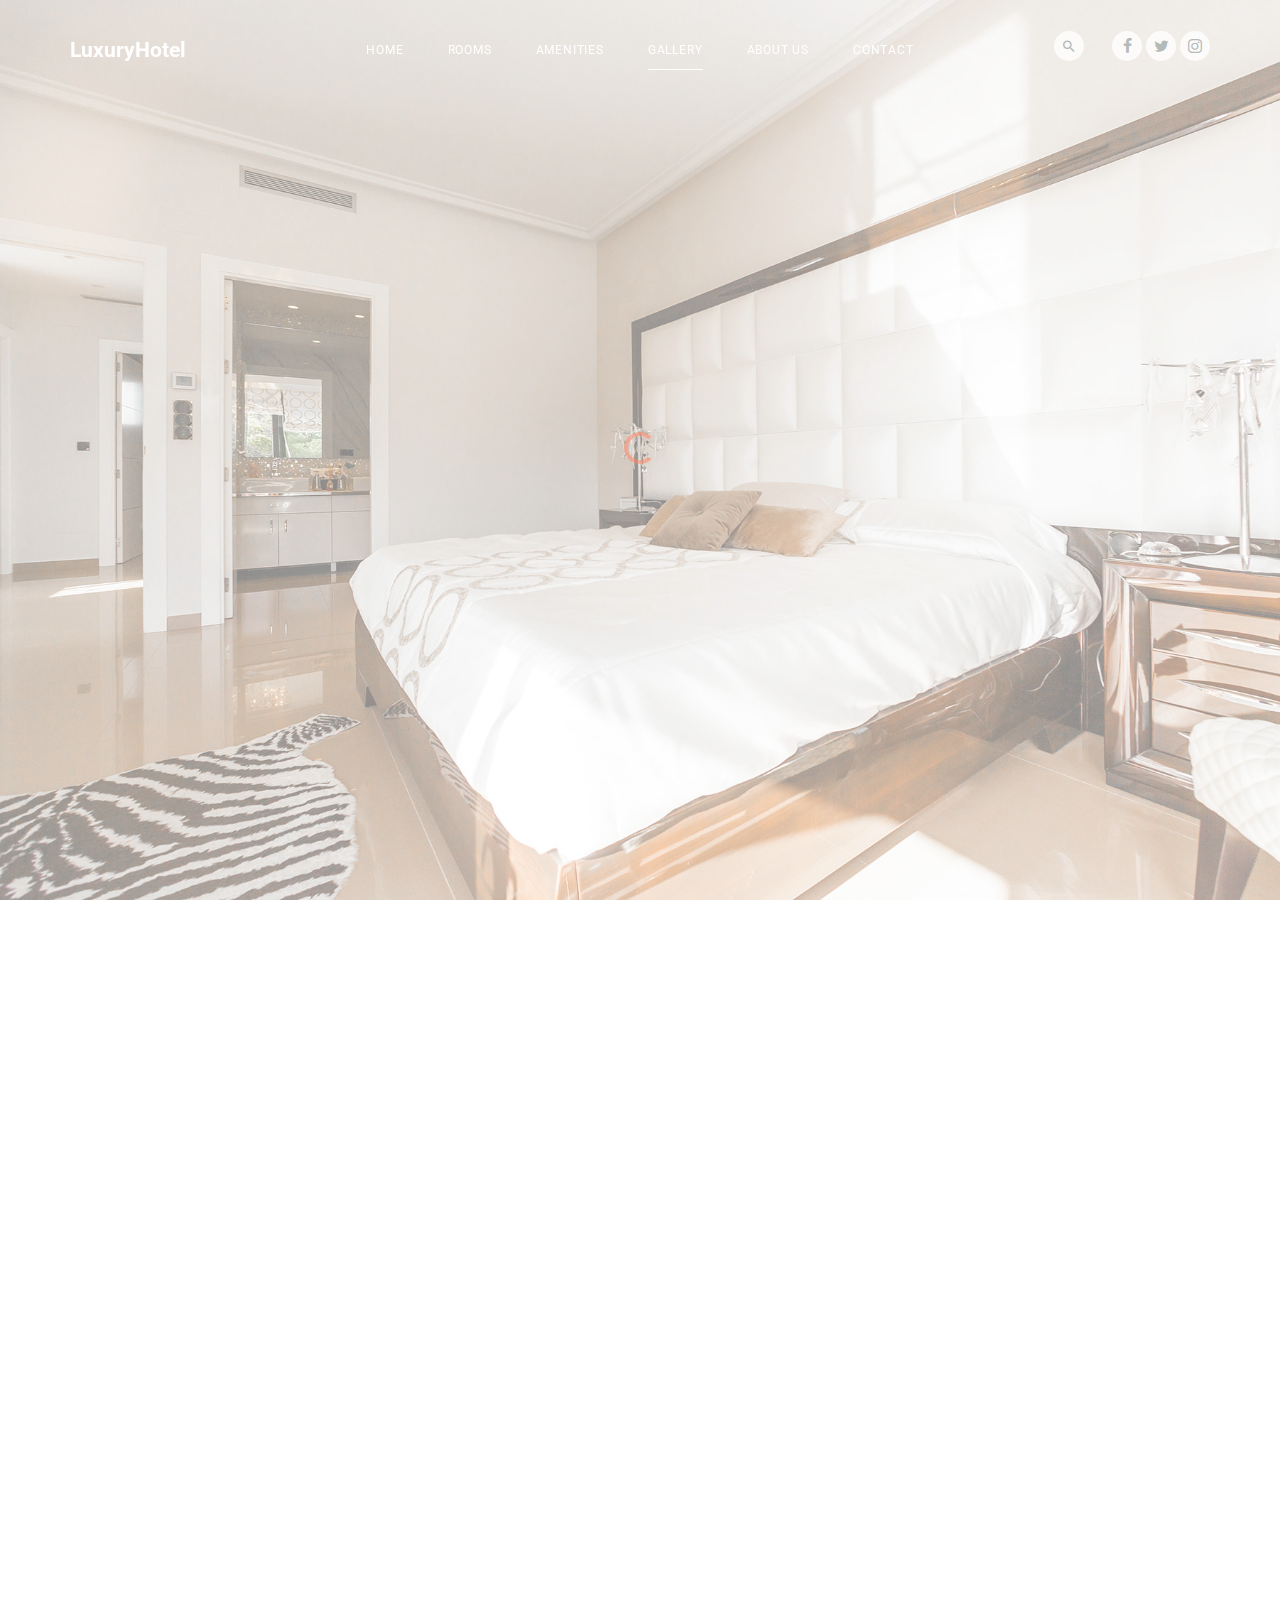
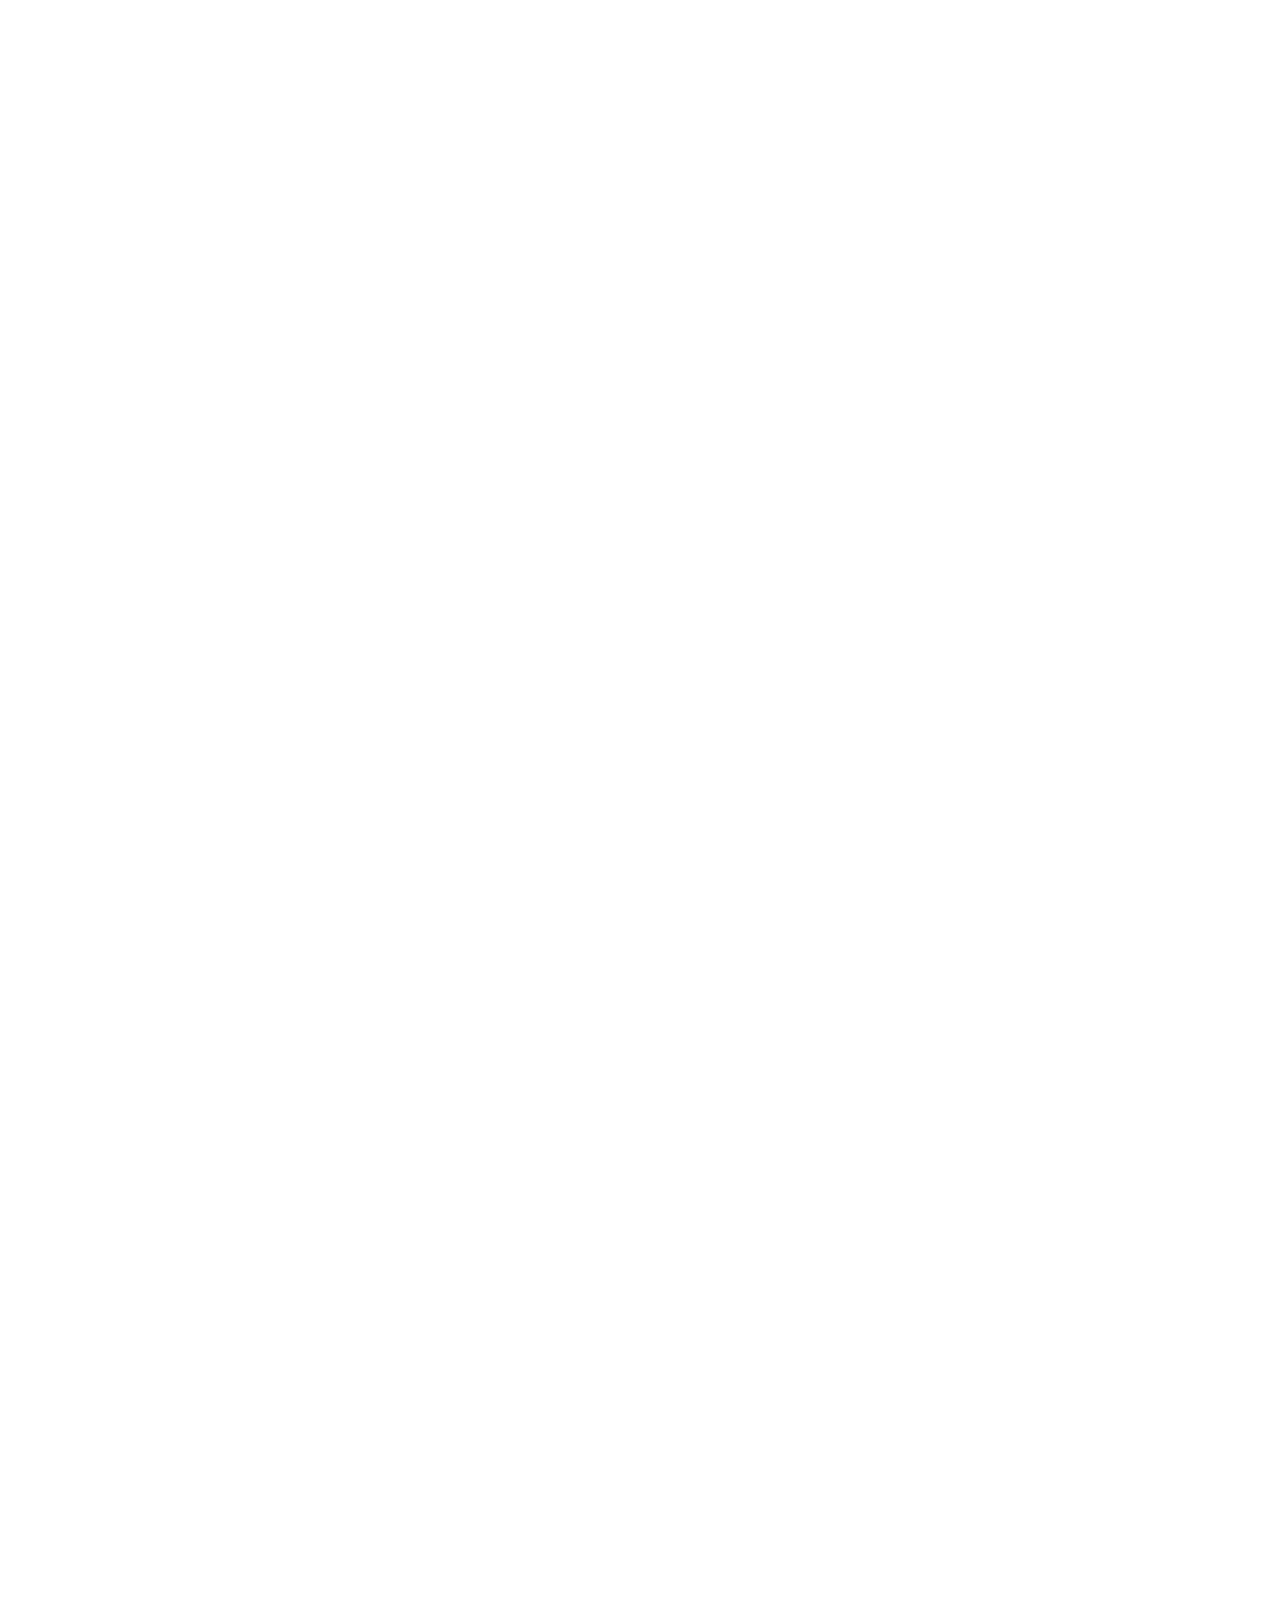
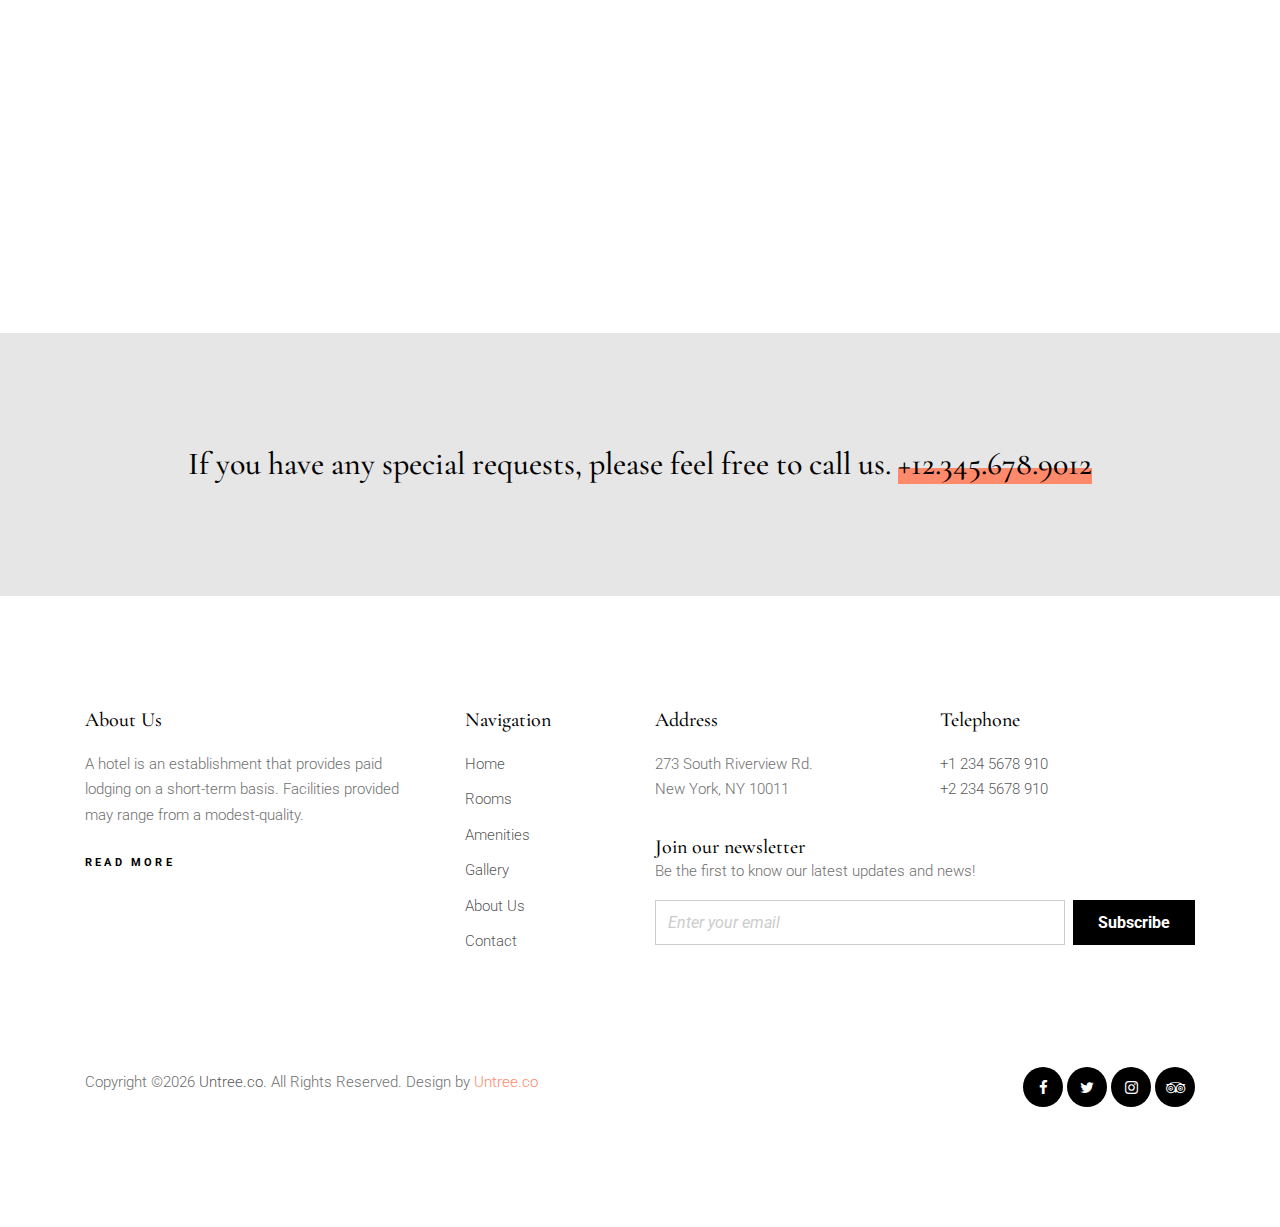
<file: gallery.html>
<!-- /*
* Template Name: LuxuryHotel
* Template Author: Untree.co
* Tempalte URI: https://untree.co/
* License: https://creativecommons.org/licenses/by/3.0/
*/ -->
<!doctype html>
<html lang="en">

<head>
  <meta charset="utf-8">
  <meta name="viewport" content="width=device-width, initial-scale=1, shrink-to-fit=no">
  <meta name="author" content="Untree.co">
  <link rel="shortcut icon" href="favicon.png">

  <meta name="description" content="" />
  <meta name="keywords" content="" />

    <link href="https://fonts.googleapis.com/css?family=Cormorant+Garamond:400,500i,700|Roboto:300,400,500,700&display=swap" rel="stylesheet">

    <link rel="stylesheet" href="css/vendor/icomoon/style.css">
    <link rel="stylesheet" href="css/vendor/owl.carousel.min.css">
    <link rel="stylesheet" href="css/vendor/aos.css">
    <link rel="stylesheet" href="css/vendor/animate.min.css">
    <link rel="stylesheet" href="css/vendor/bootstrap.css">
    <link rel="stylesheet" href="css/vendor/jquery.fancybox.min.css">

    <!-- Theme Style -->
    <link rel="stylesheet" href="css/style.css">

    <title>LuxuryHotel Free HTML Template by Untree.co</title>
  </head>
  <body>
    
    <div id="untree_co--overlayer"></div>
    <div class="loader">
      <div class="spinner-border text-primary" role="status">
        <span class="sr-only">Loading...</span>
      </div>
    </div>

    
    <nav class="untree_co--site-mobile-menu">
      <div class="close-wrap d-flex">
        <a href="#" class="d-flex ml-auto js-menu-toggle">
          <span class="close-label">Close</span>
          <div class="close-times">
            <span class="bar1"></span>
            <span class="bar2"></span>
          </div>
        </a>
      </div>
      <div class="site-mobile-inner"></div>
    </nav>


    <div class="untree_co--site-wrap">

      <nav class="untree_co--site-nav js-sticky-nav">
        <div class="container d-flex align-items-center">
          <div class="logo-wrap">
            <a href="index.html" class="untree_co--site-logo">LuxuryHotel</a>
          </div>
          <div class="site-nav-ul-wrap text-center d-none d-lg-block">
            <ul class="site-nav-ul js-clone-nav">
              <li><a href="index.html">Home</a></li>
              <li class="has-children">
                <a href="rooms.html">Rooms</a>
                <ul class="dropdown">
                  <li class="has-children">
                    <a href="#">King Bedroom</a>
                    <ul class="dropdown">
                      <li>
                        <a href="#">King Bedroom</a>
                      </li>
                      <li>
                        <a href="#">Queen &amp; Double Bedroom</a>
                      </li>
                      <li>
                        <a href="#">Le Voila Suite</a>
                      </li>
                    </ul>
                  </li>
                  <li>
                    <a href="#">Queen &amp; Double Bedroom</a>
                  </li>
                  <li>
                    <a href="#">Le Voila Suite</a>
                  </li>
                </ul>
              </li>
              <li><a href="amenities.html">Amenities</a></li>
              <li class="active"><a href="gallery.html">Gallery</a></li>
              <li><a href="about.html">About Us</a></li>
              <li><a href="contact.html">Contact</a></li>
            </ul>
          </div>
          <div class="icons-wrap text-md-right">

            <ul class="icons-top d-none d-lg-block">
              <li class="mr-4">
                <a href="#" class="js-search-toggle"><span class="icon-search2"></span></a>
              </li>
              <li>
                <a href="#"><span class="icon-facebook"></span></a>
              </li>
              <li>
                <a href="#"><span class="icon-twitter"></span></a>
              </li>
              <li>
                <a href="#"><span class="icon-instagram"></span></a>
              </li>
            </ul>

            <!-- Mobile Toggle -->
            <a href="#" class="d-block d-lg-none burger js-menu-toggle" data-toggle="collapse" data-target="#main-navbar">
              <span></span>
            </a>
          </div>
        </div>
      </nav>

      <main class="untree_co--site-main">
        

        <div class="untree_co--site-hero inner-page" style="background-image: url('images/slider_2.jpg')">
          <div class="container">
            <div class="row align-items-center justify-content-center">
              <div class="col-md-7 text-center">
                <div class="site-hero-contents" data-aos="fade-up">
                  <h1 class="hero-heading text-white">Gallery</h1>
                </div>
              </div>
            </div>
          </div>
        </div>
        
        <div class="untree_co--site-section">

          <div class="container-fluid px-0">

            <div class="row justify-content-center text-center pt-0 pb-5">  
              <div class="col-lg-6 section-heading" data-aos="fade-up">
                <h3 class="text-center">Slider Gallery</h3>
              </div>
            </div>

            <div class="row align-items-stretch">
              <div class="col-9 relative" data-aos="fade-up" data-aos-delay="">
                <div class="owl-carousel owl-gallery-big">
                  <div class="slide-thumb bg-image" style="background-image: url('images/room_1_a.jpg')"></div>
                  <div class="slide-thumb bg-image" style="background-image: url('images/room_1_b.jpg')"></div>
                  <div class="slide-thumb bg-image" style="background-image: url('images/room_2_a.jpg')"></div>
                  <div class="slide-thumb bg-image" style="background-image: url('images/room_2_b.jpg')"></div>
                </div>

                <div class="slider-counter text-center"></div>

              </div>
              <div class="col-3 relative"  data-aos="fade-up" data-aos-delay="100">

                <div class="owl-carousel owl-gallery-small">
                  <div class="slide-thumb bg-image" style="background-image: url('images/room_1_a.jpg')"><a href="#"></a></div>
                  <div class="slide-thumb bg-image" style="background-image: url('images/room_1_b.jpg')"><a href="#"></a></div>
                  <div class="slide-thumb bg-image" style="background-image: url('images/room_2_a.jpg')"><a href="#"></a></div>
                  <div class="slide-thumb bg-image" style="background-image: url('images/room_2_b.jpg')"><a href="#"></a></div>
                </div>

              </div>
            </div>
          </div>

        </div>

        <div class="untree_co--site-section">
          <div class="container">
            <div class="row justify-content-center text-center pt-0 pb-5">  
              <div class="col-lg-6 section-heading" data-aos="fade-up">
                <h3 class="text-center">More Galleries</h3>
              </div>
            </div>
            <div class="row gutter-2">
              <div class="col-md-6" data-aos="fade-up" data-aos-delay="">
                <a href="images/img_1.jpg" data-fancybox="gallery">
                  <img src="images/img_1.jpg" alt="Image" class="img-fluid">
                </a>
              </div>
              <div class="col-md-6" data-aos="fade-up" data-aos-delay="100">
                <a href="images/img_2.jpg" data-fancybox="gallery">
                  <img src="images/img_2.jpg" alt="Image" class="img-fluid">
                </a>
              </div>
              <div class="col-md-4" data-aos="fade-up" data-aos-delay="100">
                <a href="images/img_1.jpg" data-fancybox="gallery">
                  <img src="images/img_1.jpg" alt="Image" class="img-fluid">
                </a>
              </div>
              <div class="col-md-4" data-aos="fade-up" data-aos-delay="200">
                <a href="images/img_1.jpg" data-fancybox="gallery">
                  <img src="images/img_1.jpg" alt="Image" class="img-fluid">
                </a>
              </div>
              <div class="col-md-4" data-aos="fade-up" data-aos-delay="300">
                <a href="images/img_1.jpg" data-fancybox="gallery">
                  <img src="images/img_1.jpg" alt="Image" class="img-fluid">
                </a>
              </div>
              <div class="col-md-6" data-aos="fade-up" data-aos-delay="">
                <a href="images/img_1.jpg" data-fancybox="gallery">
                  <img src="images/img_1.jpg" alt="Image" class="img-fluid">
                </a>
              </div>
              <div class="col-md-6" data-aos="fade-up" data-aos-delay="100">
                <a href="images/img_2.jpg" data-fancybox="gallery">
                  <img src="images/img_2.jpg" alt="Image" class="img-fluid">
                </a>
              </div>
            </div>
          </div>
        </div>

        
        

    
        <div class="untree_co--site-section py-5 bg-body-darker cta">
          <div class="container">
            <div class="row">
              <div class="col-12 text-center">
                <h3 class="m-0 p-0">If you have any special requests, please feel free to call us. <a href="tel://+123456789012">+12.345.678.9012</a></h3>
              </div>
            </div>
          </div>
        </div>

      </main>
      <footer class="untree_co--site-footer">

        <div class="container">
          <div class="row">
            <div class="col-md-4 pr-md-5">
              <h3>About Us</h3>
              <p>A hotel is an establishment that provides paid lodging on a short-term basis. Facilities provided may range from a modest-quality.</p>
              <p><a href="#" class="readmore">Read more</a></p>
            </div>
            <div class="col-md-8 ml-auto">
              <div class="row">
                <div class="col-md-3">
                  <h3>Navigation</h3>
                  <ul class="list-unstyled">
                    <li><a href="#">Home</a></li>
                    <li><a href="#">Rooms</a></li>
                    <li><a href="#">Amenities</a></li>
                    <li><a href="#">Gallery</a></li>
                    <li><a href="#">About Us</a></li>
                    <li><a href="#">Contact</a></li>
                  </ul>
                </div>
                <div class="col-md-9 ml-auto">
                  <div class="row mb-3">
                    <div class="col-md-6">
                      <h3>Address</h3>
                      <address>273 South Riverview Rd. <br> New York, NY 10011</address>
                    </div>
                    <div class="col-md-6">
                      <h3>Telephone</h3>
                      <p>
                        <a href="#">+1 234 5678 910</a> <br>
                        <a href="#">+2 234 5678 910</a>
                      </p>
                    </div>
                  </div>

                  <h3 class="mb-0">Join our newsletter</h3>
                  <p>Be the first to know our latest updates and news!</p>
                  <form action="#" method="" class="form-subscribe">
                    <div class="form-group d-flex">
                      <input type="email" class="form-control mr-2" placeholder="Enter your email">
                      <input type="submit" value="Subscribe" class="btn btn-black px-4 text-white">
                    </div>
                  </form>
                </div>
                
              </div>
            </div>
          </div>
          <div class="row mt-5 pt-5 align-items-center">
            <div class="col-md-6 text-md-left">
              <!-- Link back to Untree.co can't be removed. Template is licensed under CC BY 3.0. If you purchased a license you can remove this. -->
              <p>
                Copyright &copy;<script>document.write(new Date().getFullYear());</script> <a href="index.html">Untree.co</a>. All Rights Reserved. Design by <a href="https://untree.co/" target="_blank" class="text-primary">Untree.co</a>
              </p>
            <!-- Link back to Untree.co can't be removed. Template is licensed under CC BY 3.0. If you purchased a license you can remove this. -->
            </div>
            <div class="col-md-6 text-md-right">
              <ul class="icons-top icons-dark">
              <li>
                <a href="#"><span class="icon-facebook"></span></a>
              </li>
              <li>
                <a href="#"><span class="icon-twitter"></span></a>
              </li>
              <li>
                <a href="#"><span class="icon-instagram"></span></a>
              </li>
              <li>
                <a href="#"><span class="icon-tripadvisor"></span></a>
              </li>
            </ul>

            </div>
          </div>
        </div>
        
      </footer>
    </div>
    <!-- Search -->
    <div class="search-wrap">
      <a href="#" class="close-search js-search-toggle">
        <span>Close</span>
      </a>
      <div class="container">
        <div class="row justify-content-center align-items-center text-center">
          <div class="col-md-12">
            <form action="#">
              <input type="search" name="s" id="s" placeholder="Type a keyword and hit enter..."  autocomplete="false">
            </form>    
          </div>
        </div>
      </div>
    </div>

    <script src="js/vendor/jquery-3.3.1.min.js"></script>
    <script src="js/vendor/popper.min.js"></script>
    <script src="js/vendor/bootstrap.min.js"></script>

    <script src="js/vendor/owl.carousel.min.js"></script>
    
    <script src="js/vendor/jarallax.min.js"></script>
    <script src="js/vendor/jarallax-element.min.js"></script>
    <script src="js/vendor/ofi.min.js"></script>

    <script src="js/vendor/aos.js"></script>

    <script src="js/vendor/jquery.lettering.js"></script>
    <script src="js/vendor/jquery.sticky.js"></script>

    <script src="js/vendor/jquery.fancybox.min.js"></script>

    <script src="js/vendor/TweenMax.min.js"></script>
    <script src="js/vendor/ScrollMagic.min.js"></script>
    <script src="js/vendor/scrollmagic.animation.gsap.min.js"></script>
    <script src="js/vendor/debug.addIndicators.min.js"></script>


    <script src="js/main.js"></script>
  </body>
</html>
</file>
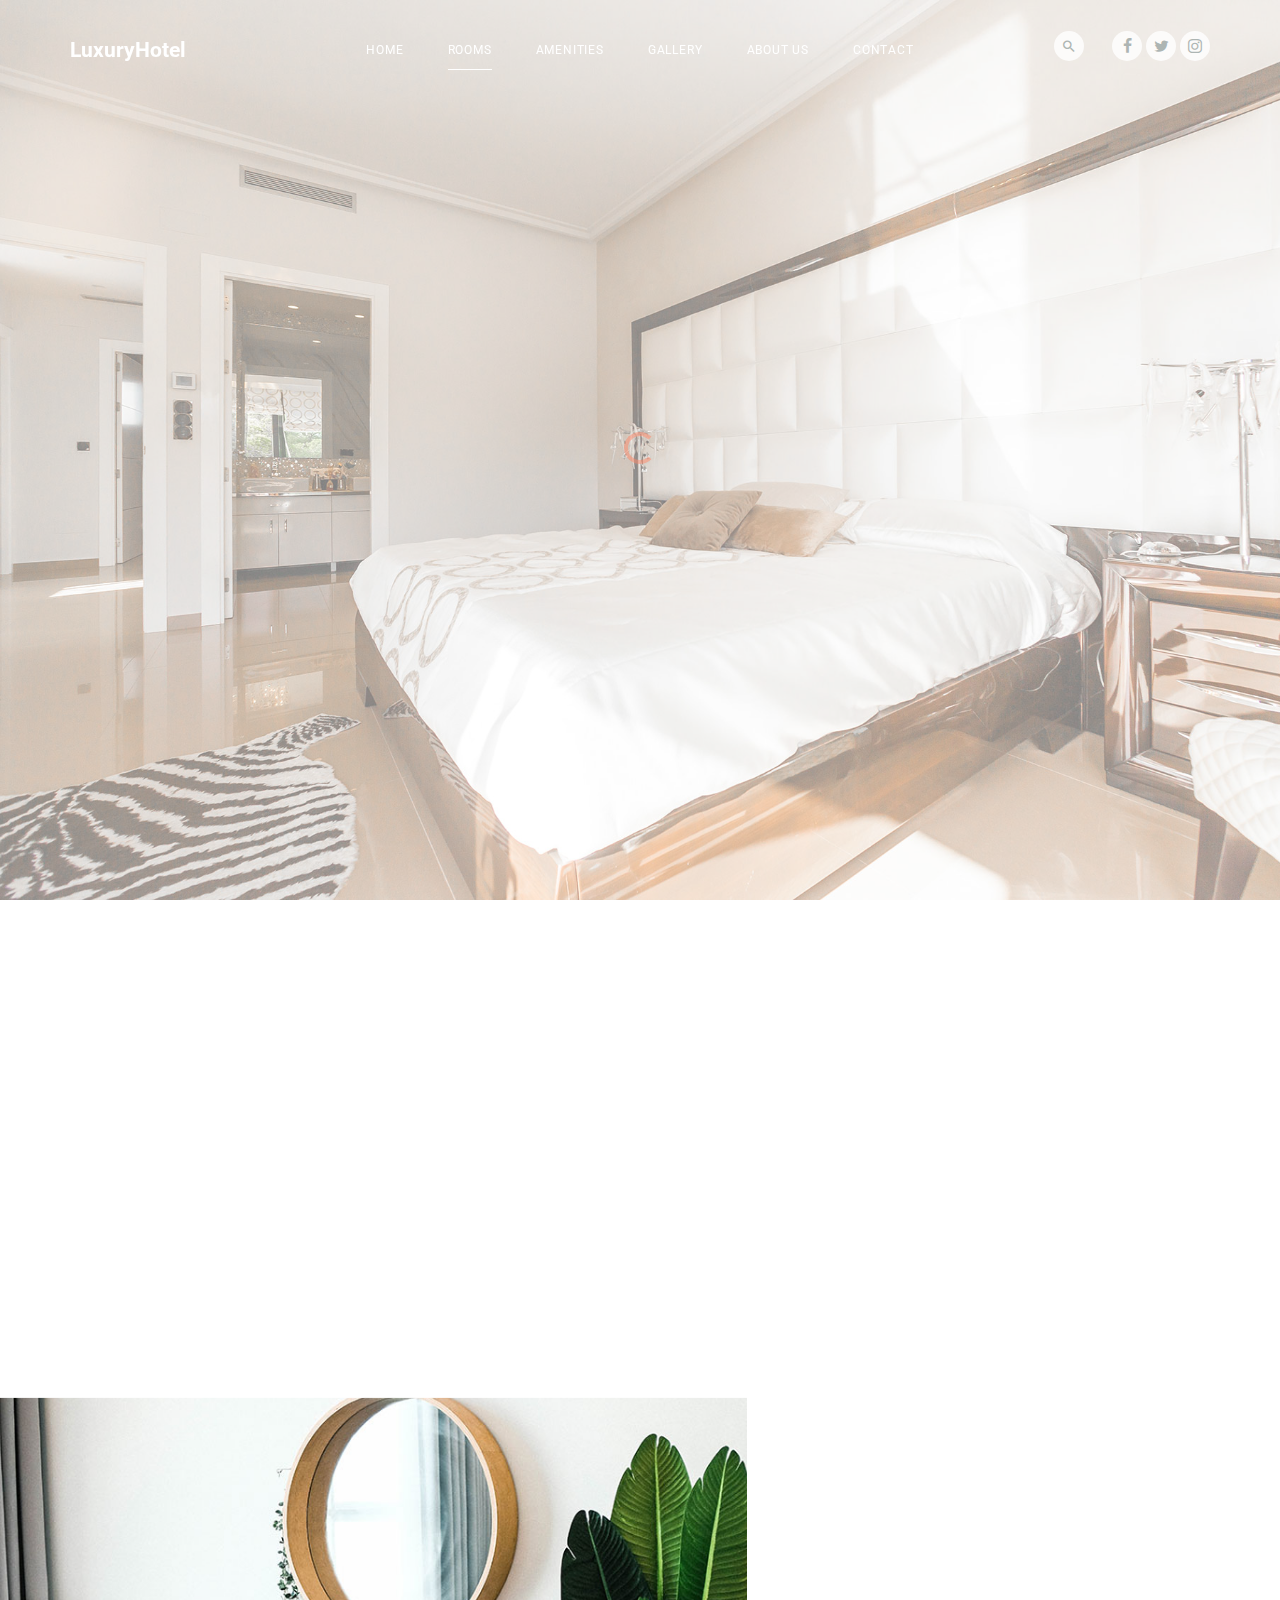
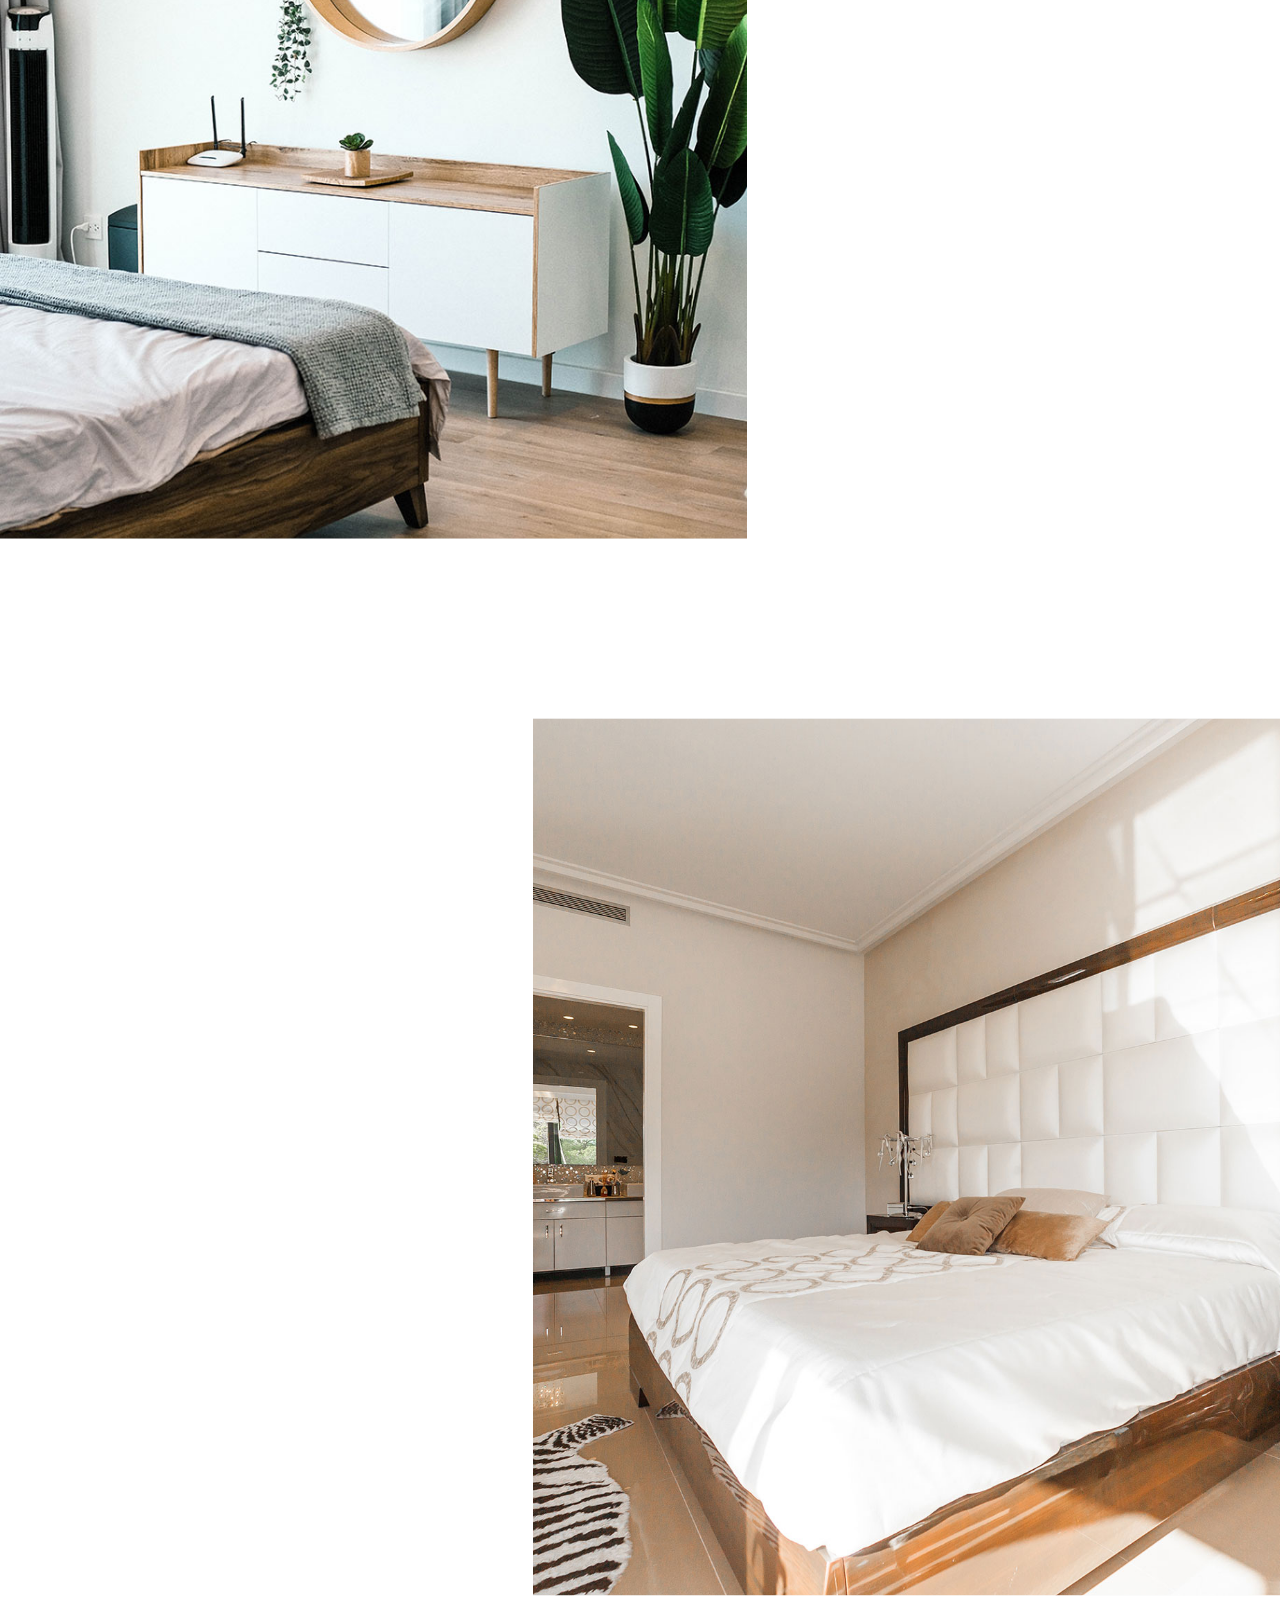
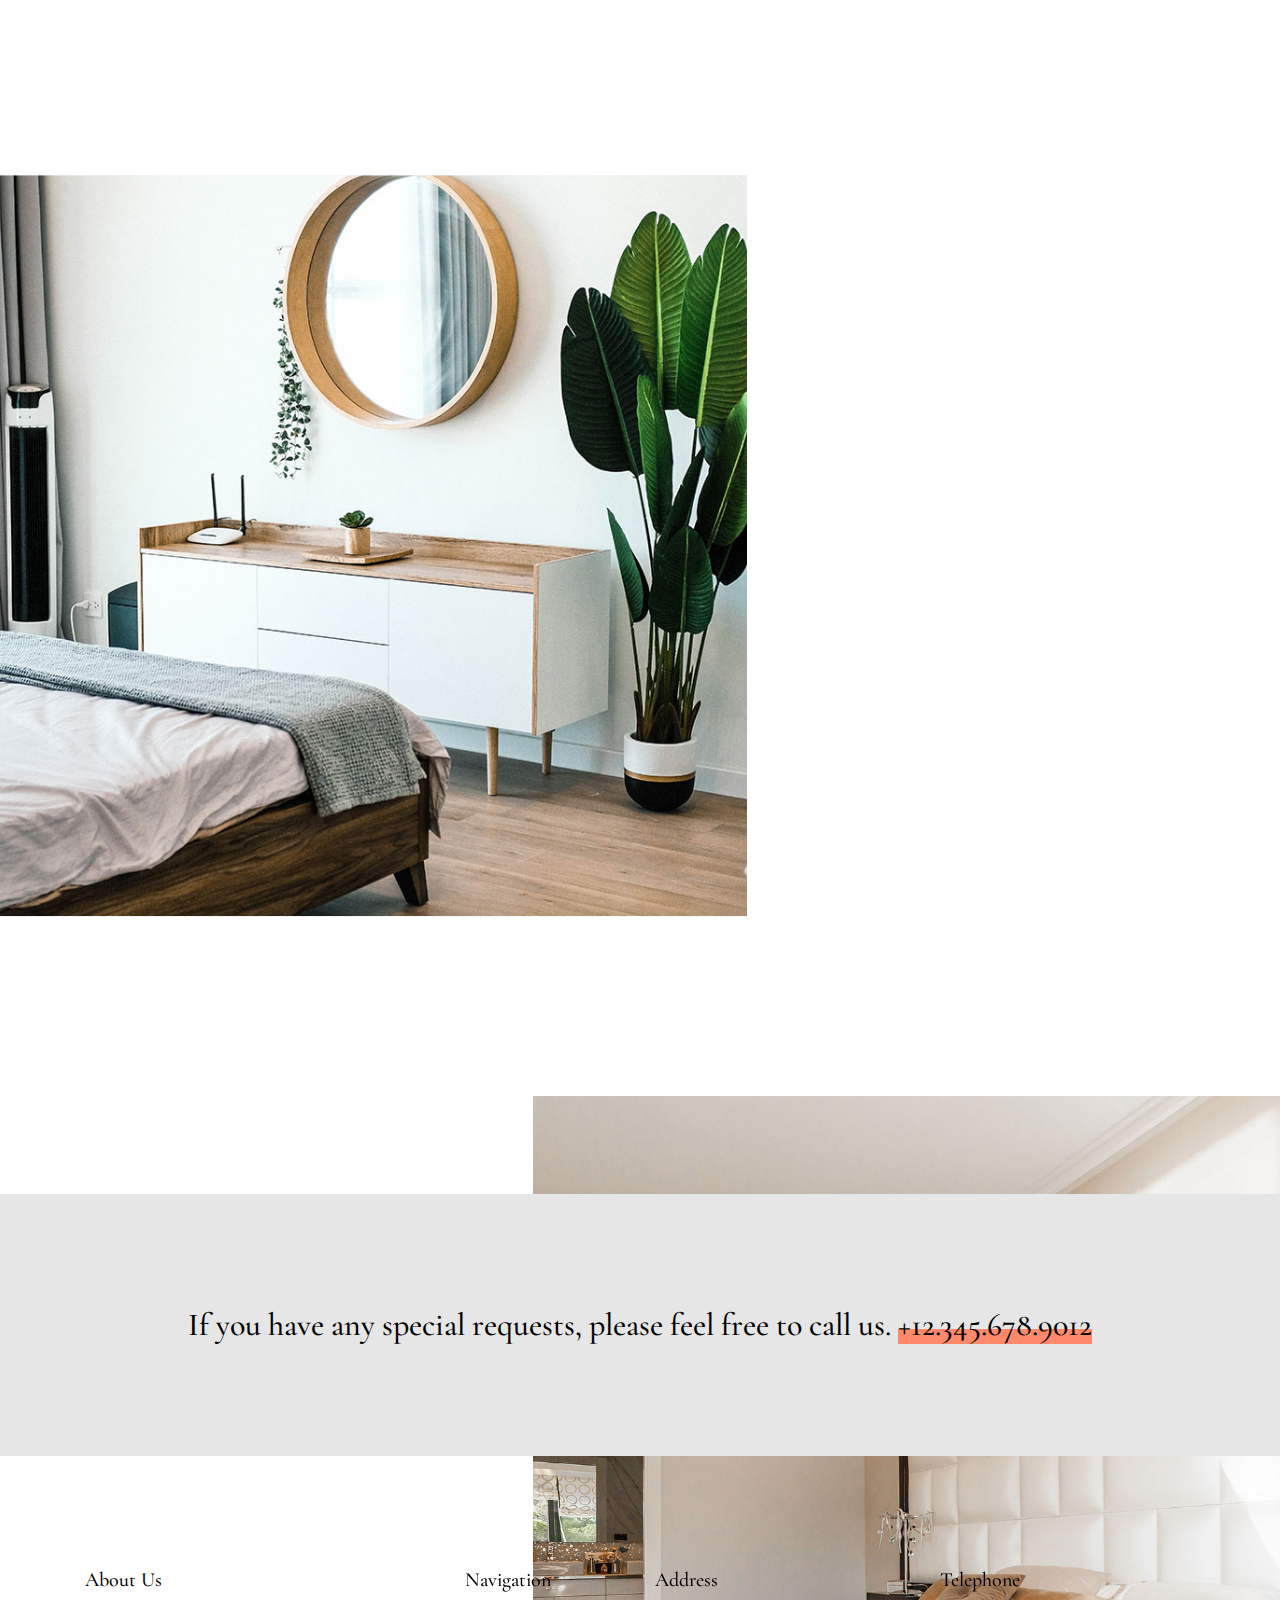
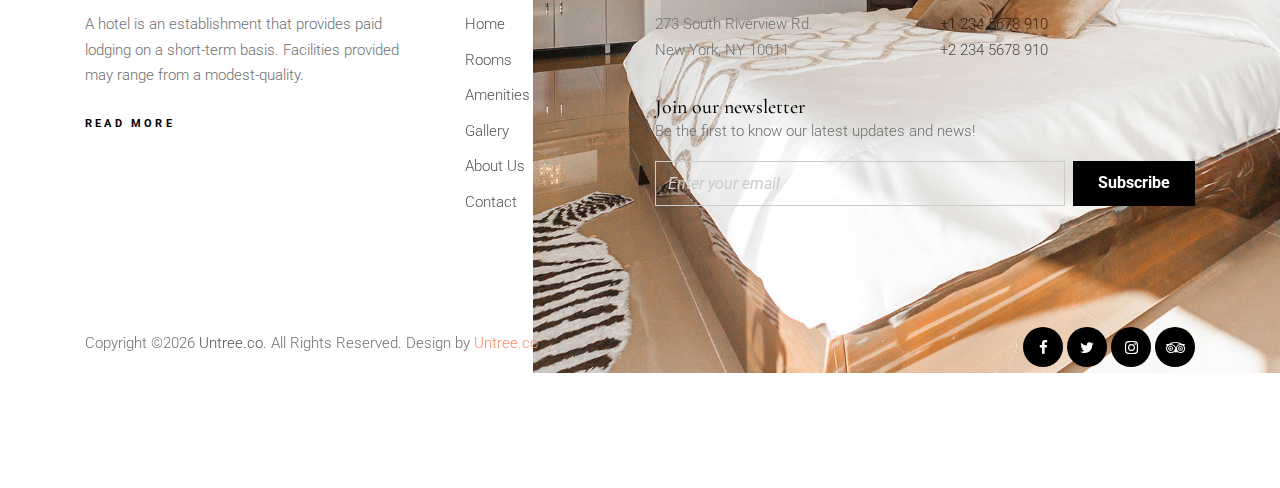
<file: rooms.html>
<!-- /*
* Template Name: LuxuryHotel
* Template Author: Untree.co
* Tempalte URI: https://untree.co/
* License: https://creativecommons.org/licenses/by/3.0/
*/ -->
<!doctype html>
<html lang="en">

<head>
  <meta charset="utf-8">
  <meta name="viewport" content="width=device-width, initial-scale=1, shrink-to-fit=no">
  <meta name="author" content="Untree.co">
  <link rel="shortcut icon" href="favicon.png">

  <meta name="description" content="" />
  <meta name="keywords" content="" />

    <link href="https://fonts.googleapis.com/css?family=Cormorant+Garamond:400,500i,700|Roboto:300,400,500,700&display=swap" rel="stylesheet">

    <link rel="stylesheet" href="css/vendor/icomoon/style.css">
    <link rel="stylesheet" href="css/vendor/owl.carousel.min.css">
    <link rel="stylesheet" href="css/vendor/aos.css">
    <link rel="stylesheet" href="css/vendor/animate.min.css">
    <link rel="stylesheet" href="css/vendor/bootstrap.css">

    <!-- Theme Style -->
    <link rel="stylesheet" href="css/style.css">

    <title>LuxuryHotel Free HTML Template by Untree.co</title>
  </head>
  <body>
    
    <div id="untree_co--overlayer"></div>
    <div class="loader">
      <div class="spinner-border text-primary" role="status">
        <span class="sr-only">Loading...</span>
      </div>
    </div>
    
    <nav class="untree_co--site-mobile-menu">
      <div class="close-wrap d-flex">
        <a href="#" class="d-flex ml-auto js-menu-toggle">
          <span class="close-label">Close</span>
          <div class="close-times">
            <span class="bar1"></span>
            <span class="bar2"></span>
          </div>
        </a>
      </div>
      <div class="site-mobile-inner"></div>
    </nav>


    <div class="untree_co--site-wrap">

      <nav class="untree_co--site-nav js-sticky-nav">
        <div class="container d-flex align-items-center">
          <div class="logo-wrap">
            <a href="index.html" class="untree_co--site-logo">LuxuryHotel</a>
          </div>
          <div class="site-nav-ul-wrap text-center d-none d-lg-block">
            <ul class="site-nav-ul js-clone-nav">
              <li><a href="index.html">Home</a></li>
              <li class="has-children active">
                <a href="rooms.html">Rooms</a>
                <ul class="dropdown">
                  <li class="has-children">
                    <a href="#">King Bedroom</a>
                    <ul class="dropdown">
                      <li>
                        <a href="#">King Bedroom</a>
                      </li>
                      <li>
                        <a href="#">Queen &amp; Double Bedroom</a>
                      </li>
                      <li>
                        <a href="#">Le Voila Suite</a>
                      </li>
                    </ul>
                  </li>
                  <li>
                    <a href="#">Queen &amp; Double Bedroom</a>
                  </li>
                  <li>
                    <a href="#">Le Voila Suite</a>
                  </li>
                </ul>
              </li>
              <li><a href="amenities.html">Amenities</a></li>
              <li><a href="gallery.html">Gallery</a></li>
              <li><a href="about.html">About Us</a></li>
              <li><a href="contact.html">Contact</a></li>
            </ul>
          </div>
          <div class="icons-wrap text-md-right">

            <ul class="icons-top d-none d-lg-block">
              <li class="mr-4">
                <a href="#" class="js-search-toggle"><span class="icon-search2"></span></a>
              </li>
              <li>
                <a href="#"><span class="icon-facebook"></span></a>
              </li>
              <li>
                <a href="#"><span class="icon-twitter"></span></a>
              </li>
              <li>
                <a href="#"><span class="icon-instagram"></span></a>
              </li>
            </ul>

            <!-- Mobile Toggle -->
            <a href="#" class="d-block d-lg-none burger js-menu-toggle" data-toggle="collapse" data-target="#main-navbar">
              <span></span>
            </a>
          </div>
        </div>
      </nav>

      <main class="untree_co--site-main">
        
        <div class="untree_co--site-hero inner-page" style="background-image: url('images/slider_2.jpg')">
          <div class="container">
            <div class="row align-items-center justify-content-center">
              <div class="col-md-7 text-center">
                <div class="site-hero-contents" data-aos="fade-up">
                  <h1 class="hero-heading text-white">Our Rooms</h1>
                </div>
              </div>
            </div>
          </div>
        </div>
        <div class="untree_co--site-section pb-0">
          <div class="container-fluid px-md-0">

            <div class="row justify-content-center text-center site-section pt-0">
              <div class="col-md-6">
                <h2 class="display-4" data-aos="fade-up">Enjoy Your Stay</h2>
                <p data-aos="fade-up" data-aos-delay="100">A hotel is an establishment that provides paid lodging on a short-term basis. Facilities provided may range from a modest-quality mattress </p>
              </div>
            </div>
            <div class="row no-gutters align-items-stretch room-animate site-section">
              <div class="col-md-7 img-wrap" data-jarallax-element="-100">
                
                <div class="bg-image h-100" style="background-color: #efefef; background-image: url('images/room_1_a.jpg');">
                
                </div>
              </div>
              <div class="col-md-5">
                <div class="row justify-content-center">
                  <div class="col-md-8 py-5">
                    <h3 class="display-4 heading">King Bedroom</h3>
                    <div class="room-exerpt">
                      <div class="room-price mb-4">$200<span class="per">/night</span></div>
                      <p>A hotel is an establishment that provides paid lodging on a short-term basis. Facilities provided may range from a modest-quality mattress </p>
                      <p>Small, lower-priced hotels may offer only the most basic guest services and facilities. </p>

                      <div class="row mt-5">
                        <div class="col-12">
                          <h3 class="mb-4">Amenities</h3>
                          <ul class="list-unstyled ul-check">
                            <li>32-inch LCD TV with cable channels and DVD player</li>
                            <li>Handheld and mounted rain shower heads</li>
                            <li>Wi-Fi access</li>
                            <li>Safety deposit box</li>
                            <li>Mini-bar</li>
                          </ul>
                        </div>
                      </div>
                    </div>

                  </div>
                </div>

              </div>
            </div>
          </div>


          <div class="container-fluid px-md-0">
            <div class="row no-gutters align-items-stretch room-animate site-section">
              <div class="col-md-7 order-md-2 img-wrap" data-jarallax-element="-100">
                
                <div class="bg-image h-100" style="background-color: #efefef; background-image: url('images/slider_2.jpg');"></div>
                
              </div>
              <div class="col-md-5">
                <div class="row justify-content-center">
                  <div class="col-md-8 py-5">
                    <h3 class="display-4 heading">Queen &amp; Double Bedroom</h3>
                    <div class="room-exerpt">
                      <div class="room-price mb-4">$200<span class="per">/night</span></div>
                      <p>A hotel is an establishment that provides paid lodging on a short-term basis. Facilities provided may range from a modest-quality mattress </p>

                      <p>Small, lower-priced hotels may offer only the most basic guest services and facilities. </p>

                      <div class="row mt-5">
                        <div class="col-12">
                          <h3 class="mb-4">Amenities</h3>
                          <ul class="list-unstyled ul-check">
                            <li>32-inch LCD TV with cable channels and DVD player</li>
                            <li>Handheld and mounted rain shower heads</li>
                            <li>Wi-Fi access</li>
                            <li>Safety deposit box</li>
                            <li>Mini-bar</li>
                          </ul>
                        </div>
                      </div>
                    </div>
                  </div>
                </div>

              </div>
            </div>
          </div>

          <div class="container-fluid px-md-0">

            <div class="row no-gutters align-items-stretch room-animate site-section">
              <div class="col-md-7 img-wrap" data-jarallax-element="-100">
                
                <div class="bg-image h-100" style="background-color: #efefef; background-image: url('images/room_1_a.jpg');"></div>
                
              </div>
              <div class="col-md-5">
                <div class="row justify-content-center">
                  <div class="col-md-8 py-5">
                    <h3 class="display-4 heading">King Bedroom</h3>
                    <div class="room-exerpt">
                      <div class="room-price mb-4">$200<span class="per">/night</span></div>
                      <p>A hotel is an establishment that provides paid lodging on a short-term basis. Facilities provided may range from a modest-quality mattress </p>
                      <p>Small, lower-priced hotels may offer only the most basic guest services and facilities. </p>

                      <div class="row mt-5">
                        <div class="col-12">
                          <h3 class="mb-4">Amenities</h3>
                          <ul class="list-unstyled ul-check">
                            <li>32-inch LCD TV with cable channels and DVD player</li>
                            <li>Handheld and mounted rain shower heads</li>
                            <li>Wi-Fi access</li>
                            <li>Safety deposit box</li>
                            <li>Mini-bar</li>
                          </ul>
                        </div>
                      </div>
                    </div>

                  </div>
                </div>

              </div>
            </div>
          </div>


          <div class="container-fluid px-md-0">
            <div class="row no-gutters align-items-stretch room-animate site-section pb-0">
              <div class="col-md-7 order-md-2 img-wrap" data-jarallax-element="-100">
                <div class="bg-image h-100" style="background-color: #efefef; background-image: url('images/slider_2.jpg');"></div>
              </div>
              <div class="col-md-5">
                <div class="row justify-content-center">
                  <div class="col-md-8 py-5">
                    <h3 class="display-4 heading">Queen &amp; Double Bedroom</h3>
                    <div class="room-exerpt">
                      <div class="room-price mb-4">$200<span class="per">/night</span></div>
                      <p>A hotel is an establishment that provides paid lodging on a short-term basis. Facilities provided may range from a modest-quality mattress </p>

                      <p>Small, lower-priced hotels may offer only the most basic guest services and facilities. </p>

                      <div class="row mt-5">
                        <div class="col-12">
                          <h3 class="mb-4">Amenities</h3>
                          <ul class="list-unstyled ul-check">
                            <li>32-inch LCD TV with cable channels and DVD player</li>
                            <li>Handheld and mounted rain shower heads</li>
                            <li>Wi-Fi access</li>
                            <li>Safety deposit box</li>
                            <li>Mini-bar</li>
                          </ul>
                        </div>
                      </div>
                    </div>
                  </div>
                </div>

              </div>
            </div>
          </div>
        </div>

    
        <div class="untree_co--site-section py-5 bg-body-darker cta">
          <div class="container">
            <div class="row">
              <div class="col-12 text-center">
                <h3 class="m-0 p-0">If you have any special requests, please feel free to call us. <a href="tel://+123456789012">+12.345.678.9012</a></h3>
              </div>
            </div>
          </div>
        </div>


      </main>
      <footer class="untree_co--site-footer">

        <div class="container">
          <div class="row">
            <div class="col-md-4 pr-md-5">
              <h3>About Us</h3>
              <p>A hotel is an establishment that provides paid lodging on a short-term basis. Facilities provided may range from a modest-quality.</p>
              <p><a href="#" class="readmore">Read more</a></p>
            </div>
            <div class="col-md-8 ml-auto">
              <div class="row">
                <div class="col-md-3">
                  <h3>Navigation</h3>
                  <ul class="list-unstyled">
                    <li><a href="#">Home</a></li>
                    <li><a href="#">Rooms</a></li>
                    <li><a href="#">Amenities</a></li>
                    <li><a href="#">Gallery</a></li>
                    <li><a href="#">About Us</a></li>
                    <li><a href="#">Contact</a></li>
                  </ul>
                </div>
                <div class="col-md-9 ml-auto">
                  <div class="row mb-3">
                    <div class="col-md-6">
                      <h3>Address</h3>
                      <address>273 South Riverview Rd. <br> New York, NY 10011</address>
                    </div>
                    <div class="col-md-6">
                      <h3>Telephone</h3>
                      <p>
                        <a href="#">+1 234 5678 910</a> <br>
                        <a href="#">+2 234 5678 910</a>
                      </p>
                    </div>
                  </div>

                  <h3 class="mb-0">Join our newsletter</h3>
                  <p>Be the first to know our latest updates and news!</p>
                  <form action="#" method="" class="form-subscribe">
                    <div class="form-group d-flex">
                      <input type="email" class="form-control mr-2" placeholder="Enter your email">
                      <input type="submit" value="Subscribe" class="btn btn-black px-4 text-white">
                    </div>
                  </form>
                </div>
                
              </div>
            </div>
          </div>
          <div class="row mt-5 pt-5 align-items-center">
            <div class="col-md-6 text-md-left">
              <!-- Link back to Untree.co can't be removed. Template is licensed under CC BY 3.0. If you purchased a license you can remove this. -->
              <p>
                Copyright &copy;<script>document.write(new Date().getFullYear());</script> <a href="index.html">Untree.co</a>. All Rights Reserved. Design by <a href="https://untree.co/" target="_blank" class="text-primary">Untree.co</a>
              </p>
            <!-- Link back to Untree.co can't be removed. Template is licensed under CC BY 3.0. If you purchased a license you can remove this. -->
            </div>
            <div class="col-md-6 text-md-right">
              <ul class="icons-top icons-dark">
              <li>
                <a href="#"><span class="icon-facebook"></span></a>
              </li>
              <li>
                <a href="#"><span class="icon-twitter"></span></a>
              </li>
              <li>
                <a href="#"><span class="icon-instagram"></span></a>
              </li>
              <li>
                <a href="#"><span class="icon-tripadvisor"></span></a>
              </li>
            </ul>

            </div>
          </div>
        </div>
        
      </footer>
    </div>
    <!-- Search -->
    <div class="search-wrap">
      <a href="#" class="close-search js-search-toggle">
        <span>Close</span>
      </a>
      <div class="container">
        <div class="row justify-content-center align-items-center text-center">
          <div class="col-md-12">
            <form action="#">
              <input type="search" name="s" id="s" placeholder="Type a keyword and hit enter..."  autocomplete="false">
            </form>    
          </div>
        </div>
      </div>
    </div>

    <script src="js/vendor/jquery-3.3.1.min.js"></script>
    <script src="js/vendor/popper.min.js"></script>
    <script src="js/vendor/bootstrap.min.js"></script>

    <script src="js/vendor/owl.carousel.min.js"></script>
    
    <script src="js/vendor/jarallax.min.js"></script>
    <script src="js/vendor/jarallax-element.min.js"></script>
    <script src="js/vendor/ofi.min.js"></script>

    <script src="js/vendor/aos.js"></script>

    <script src="js/vendor/jquery.lettering.js"></script>
    <script src="js/vendor/jquery.sticky.js"></script>

    <script src="js/vendor/TweenMax.min.js"></script>
    <script src="js/vendor/ScrollMagic.min.js"></script>
    <script src="js/vendor/scrollmagic.animation.gsap.min.js"></script>
    <script src="js/vendor/debug.addIndicators.min.js"></script>


    <script src="js/main.js"></script>
  </body>
</html>
</file>
<file: css/vendor/icomoon/style.css>
@font-face {
  font-family: 'icomoon';
  src:  url('fonts/icomoon.eot?10si43');
  src:  url('fonts/icomoon.eot?10si43#iefix') format('embedded-opentype'),
    url('fonts/icomoon.ttf?10si43') format('truetype'),
    url('fonts/icomoon.woff?10si43') format('woff'),
    url('fonts/icomoon.svg?10si43#icomoon') format('svg');
  font-weight: normal;
  font-style: normal;
}

[class^="icon-"], [class*=" icon-"] {
  /* use !important to prevent issues with browser extensions that change fonts */
  font-family: 'icomoon' !important;
  speak: none;
  font-style: normal;
  font-weight: normal;
  font-variant: normal;
  text-transform: none;
  line-height: 1;

  /* Better Font Rendering =========== */
  -webkit-font-smoothing: antialiased;
  -moz-osx-font-smoothing: grayscale;
}

.icon-asterisk:before {
  content: "\f069";
}
.icon-plus:before {
  content: "\f067";
}
.icon-question:before {
  content: "\f128";
}
.icon-minus:before {
  content: "\f068";
}
.icon-glass:before {
  content: "\f000";
}
.icon-music:before {
  content: "\f001";
}
.icon-search:before {
  content: "\f002";
}
.icon-envelope-o:before {
  content: "\f003";
}
.icon-heart:before {
  content: "\f004";
}
.icon-star:before {
  content: "\f005";
}
.icon-star-o:before {
  content: "\f006";
}
.icon-user:before {
  content: "\f007";
}
.icon-film:before {
  content: "\f008";
}
.icon-th-large:before {
  content: "\f009";
}
.icon-th:before {
  content: "\f00a";
}
.icon-th-list:before {
  content: "\f00b";
}
.icon-check:before {
  content: "\f00c";
}
.icon-close:before {
  content: "\f00d";
}
.icon-remove:before {
  content: "\f00d";
}
.icon-times:before {
  content: "\f00d";
}
.icon-search-plus:before {
  content: "\f00e";
}
.icon-search-minus:before {
  content: "\f010";
}
.icon-power-off:before {
  content: "\f011";
}
.icon-signal:before {
  content: "\f012";
}
.icon-cog:before {
  content: "\f013";
}
.icon-gear:before {
  content: "\f013";
}
.icon-trash-o:before {
  content: "\f014";
}
.icon-home:before {
  content: "\f015";
}
.icon-file-o:before {
  content: "\f016";
}
.icon-clock-o:before {
  content: "\f017";
}
.icon-road:before {
  content: "\f018";
}
.icon-download:before {
  content: "\f019";
}
.icon-arrow-circle-o-down:before {
  content: "\f01a";
}
.icon-arrow-circle-o-up:before {
  content: "\f01b";
}
.icon-inbox:before {
  content: "\f01c";
}
.icon-play-circle-o:before {
  content: "\f01d";
}
.icon-repeat:before {
  content: "\f01e";
}
.icon-rotate-right:before {
  content: "\f01e";
}
.icon-refresh:before {
  content: "\f021";
}
.icon-list-alt:before {
  content: "\f022";
}
.icon-lock:before {
  content: "\f023";
}
.icon-flag:before {
  content: "\f024";
}
.icon-headphones:before {
  content: "\f025";
}
.icon-volume-off:before {
  content: "\f026";
}
.icon-volume-down:before {
  content: "\f027";
}
.icon-volume-up:before {
  content: "\f028";
}
.icon-qrcode:before {
  content: "\f029";
}
.icon-barcode:before {
  content: "\f02a";
}
.icon-tag:before {
  content: "\f02b";
}
.icon-tags:before {
  content: "\f02c";
}
.icon-book:before {
  content: "\f02d";
}
.icon-bookmark:before {
  content: "\f02e";
}
.icon-print:before {
  content: "\f02f";
}
.icon-camera:before {
  content: "\f030";
}
.icon-font:before {
  content: "\f031";
}
.icon-bold:before {
  content: "\f032";
}
.icon-italic:before {
  content: "\f033";
}
.icon-text-height:before {
  content: "\f034";
}
.icon-text-width:before {
  content: "\f035";
}
.icon-align-left:before {
  content: "\f036";
}
.icon-align-center:before {
  content: "\f037";
}
.icon-align-right:before {
  content: "\f038";
}
.icon-align-justify:before {
  content: "\f039";
}
.icon-list:before {
  content: "\f03a";
}
.icon-dedent:before {
  content: "\f03b";
}
.icon-outdent:before {
  content: "\f03b";
}
.icon-indent:before {
  content: "\f03c";
}
.icon-video-camera:before {
  content: "\f03d";
}
.icon-image:before {
  content: "\f03e";
}
.icon-photo:before {
  content: "\f03e";
}
.icon-picture-o:before {
  content: "\f03e";
}
.icon-pencil:before {
  content: "\f040";
}
.icon-map-marker:before {
  content: "\f041";
}
.icon-adjust:before {
  content: "\f042";
}
.icon-tint:before {
  content: "\f043";
}
.icon-edit:before {
  content: "\f044";
}
.icon-pencil-square-o:before {
  content: "\f044";
}
.icon-share-square-o:before {
  content: "\f045";
}
.icon-check-square-o:before {
  content: "\f046";
}
.icon-arrows:before {
  content: "\f047";
}
.icon-step-backward:before {
  content: "\f048";
}
.icon-fast-backward:before {
  content: "\f049";
}
.icon-backward:before {
  content: "\f04a";
}
.icon-play:before {
  content: "\f04b";
}
.icon-pause:before {
  content: "\f04c";
}
.icon-stop:before {
  content: "\f04d";
}
.icon-forward:before {
  content: "\f04e";
}
.icon-fast-forward:before {
  content: "\f050";
}
.icon-step-forward:before {
  content: "\f051";
}
.icon-eject:before {
  content: "\f052";
}
.icon-chevron-left:before {
  content: "\f053";
}
.icon-chevron-right:before {
  content: "\f054";
}
.icon-plus-circle:before {
  content: "\f055";
}
.icon-minus-circle:before {
  content: "\f056";
}
.icon-times-circle:before {
  content: "\f057";
}
.icon-check-circle:before {
  content: "\f058";
}
.icon-question-circle:before {
  content: "\f059";
}
.icon-info-circle:before {
  content: "\f05a";
}
.icon-crosshairs:before {
  content: "\f05b";
}
.icon-times-circle-o:before {
  content: "\f05c";
}
.icon-check-circle-o:before {
  content: "\f05d";
}
.icon-ban:before {
  content: "\f05e";
}
.icon-arrow-left:before {
  content: "\f060";
}
.icon-arrow-right:before {
  content: "\f061";
}
.icon-arrow-up:before {
  content: "\f062";
}
.icon-arrow-down:before {
  content: "\f063";
}
.icon-mail-forward:before {
  content: "\f064";
}
.icon-share:before {
  content: "\f064";
}
.icon-expand:before {
  content: "\f065";
}
.icon-compress:before {
  content: "\f066";
}
.icon-exclamation-circle:before {
  content: "\f06a";
}
.icon-gift:before {
  content: "\f06b";
}
.icon-leaf:before {
  content: "\f06c";
}
.icon-fire:before {
  content: "\f06d";
}
.icon-eye:before {
  content: "\f06e";
}
.icon-eye-slash:before {
  content: "\f070";
}
.icon-exclamation-triangle:before {
  content: "\f071";
}
.icon-warning:before {
  content: "\f071";
}
.icon-plane:before {
  content: "\f072";
}
.icon-calendar:before {
  content: "\f073";
}
.icon-random:before {
  content: "\f074";
}
.icon-comment:before {
  content: "\f075";
}
.icon-magnet:before {
  content: "\f076";
}
.icon-chevron-up:before {
  content: "\f077";
}
.icon-chevron-down:before {
  content: "\f078";
}
.icon-retweet:before {
  content: "\f079";
}
.icon-shopping-cart:before {
  content: "\f07a";
}
.icon-folder:before {
  content: "\f07b";
}
.icon-folder-open:before {
  content: "\f07c";
}
.icon-arrows-v:before {
  content: "\f07d";
}
.icon-arrows-h:before {
  content: "\f07e";
}
.icon-bar-chart:before {
  content: "\f080";
}
.icon-bar-chart-o:before {
  content: "\f080";
}
.icon-twitter-square:before {
  content: "\f081";
}
.icon-facebook-square:before {
  content: "\f082";
}
.icon-camera-retro:before {
  content: "\f083";
}
.icon-key:before {
  content: "\f084";
}
.icon-cogs:before {
  content: "\f085";
}
.icon-gears:before {
  content: "\f085";
}
.icon-comments:before {
  content: "\f086";
}
.icon-thumbs-o-up:before {
  content: "\f087";
}
.icon-thumbs-o-down:before {
  content: "\f088";
}
.icon-star-half:before {
  content: "\f089";
}
.icon-heart-o:before {
  content: "\f08a";
}
.icon-sign-out:before {
  content: "\f08b";
}
.icon-linkedin-square:before {
  content: "\f08c";
}
.icon-thumb-tack:before {
  content: "\f08d";
}
.icon-external-link:before {
  content: "\f08e";
}
.icon-sign-in:before {
  content: "\f090";
}
.icon-trophy:before {
  content: "\f091";
}
.icon-github-square:before {
  content: "\f092";
}
.icon-upload:before {
  content: "\f093";
}
.icon-lemon-o:before {
  content: "\f094";
}
.icon-phone:before {
  content: "\f095";
}
.icon-square-o:before {
  content: "\f096";
}
.icon-bookmark-o:before {
  content: "\f097";
}
.icon-phone-square:before {
  content: "\f098";
}
.icon-twitter:before {
  content: "\f099";
}
.icon-facebook:before {
  content: "\f09a";
}
.icon-facebook-f:before {
  content: "\f09a";
}
.icon-github:before {
  content: "\f09b";
}
.icon-unlock:before {
  content: "\f09c";
}
.icon-credit-card:before {
  content: "\f09d";
}
.icon-feed:before {
  content: "\f09e";
}
.icon-rss:before {
  content: "\f09e";
}
.icon-hdd-o:before {
  content: "\f0a0";
}
.icon-bullhorn:before {
  content: "\f0a1";
}
.icon-bell-o:before {
  content: "\f0a2";
}
.icon-certificate:before {
  content: "\f0a3";
}
.icon-hand-o-right:before {
  content: "\f0a4";
}
.icon-hand-o-left:before {
  content: "\f0a5";
}
.icon-hand-o-up:before {
  content: "\f0a6";
}
.icon-hand-o-down:before {
  content: "\f0a7";
}
.icon-arrow-circle-left:before {
  content: "\f0a8";
}
.icon-arrow-circle-right:before {
  content: "\f0a9";
}
.icon-arrow-circle-up:before {
  content: "\f0aa";
}
.icon-arrow-circle-down:before {
  content: "\f0ab";
}
.icon-globe:before {
  content: "\f0ac";
}
.icon-wrench:before {
  content: "\f0ad";
}
.icon-tasks:before {
  content: "\f0ae";
}
.icon-filter:before {
  content: "\f0b0";
}
.icon-briefcase:before {
  content: "\f0b1";
}
.icon-arrows-alt:before {
  content: "\f0b2";
}
.icon-group:before {
  content: "\f0c0";
}
.icon-users:before {
  content: "\f0c0";
}
.icon-chain:before {
  content: "\f0c1";
}
.icon-link:before {
  content: "\f0c1";
}
.icon-cloud:before {
  content: "\f0c2";
}
.icon-flask:before {
  content: "\f0c3";
}
.icon-cut:before {
  content: "\f0c4";
}
.icon-scissors:before {
  content: "\f0c4";
}
.icon-copy:before {
  content: "\f0c5";
}
.icon-files-o:before {
  content: "\f0c5";
}
.icon-paperclip:before {
  content: "\f0c6";
}
.icon-floppy-o:before {
  content: "\f0c7";
}
.icon-save:before {
  content: "\f0c7";
}
.icon-square:before {
  content: "\f0c8";
}
.icon-bars:before {
  content: "\f0c9";
}
.icon-navicon:before {
  content: "\f0c9";
}
.icon-reorder:before {
  content: "\f0c9";
}
.icon-list-ul:before {
  content: "\f0ca";
}
.icon-list-ol:before {
  content: "\f0cb";
}
.icon-strikethrough:before {
  content: "\f0cc";
}
.icon-underline:before {
  content: "\f0cd";
}
.icon-table:before {
  content: "\f0ce";
}
.icon-magic:before {
  content: "\f0d0";
}
.icon-truck:before {
  content: "\f0d1";
}
.icon-pinterest:before {
  content: "\f0d2";
}
.icon-pinterest-square:before {
  content: "\f0d3";
}
.icon-google-plus-square:before {
  content: "\f0d4";
}
.icon-google-plus:before {
  content: "\f0d5";
}
.icon-money:before {
  content: "\f0d6";
}
.icon-caret-down:before {
  content: "\f0d7";
}
.icon-caret-up:before {
  content: "\f0d8";
}
.icon-caret-left:before {
  content: "\f0d9";
}
.icon-caret-right:before {
  content: "\f0da";
}
.icon-columns:before {
  content: "\f0db";
}
.icon-sort:before {
  content: "\f0dc";
}
.icon-unsorted:before {
  content: "\f0dc";
}
.icon-sort-desc:before {
  content: "\f0dd";
}
.icon-sort-down:before {
  content: "\f0dd";
}
.icon-sort-asc:before {
  content: "\f0de";
}
.icon-sort-up:before {
  content: "\f0de";
}
.icon-envelope:before {
  content: "\f0e0";
}
.icon-linkedin:before {
  content: "\f0e1";
}
.icon-rotate-left:before {
  content: "\f0e2";
}
.icon-undo:before {
  content: "\f0e2";
}
.icon-gavel:before {
  content: "\f0e3";
}
.icon-legal:before {
  content: "\f0e3";
}
.icon-dashboard:before {
  content: "\f0e4";
}
.icon-tachometer:before {
  content: "\f0e4";
}
.icon-comment-o:before {
  content: "\f0e5";
}
.icon-comments-o:before {
  content: "\f0e6";
}
.icon-bolt:before {
  content: "\f0e7";
}
.icon-flash:before {
  content: "\f0e7";
}
.icon-sitemap:before {
  content: "\f0e8";
}
.icon-umbrella:before {
  content: "\f0e9";
}
.icon-clipboard:before {
  content: "\f0ea";
}
.icon-paste:before {
  content: "\f0ea";
}
.icon-lightbulb-o:before {
  content: "\f0eb";
}
.icon-exchange:before {
  content: "\f0ec";
}
.icon-cloud-download:before {
  content: "\f0ed";
}
.icon-cloud-upload:before {
  content: "\f0ee";
}
.icon-user-md:before {
  content: "\f0f0";
}
.icon-stethoscope:before {
  content: "\f0f1";
}
.icon-suitcase:before {
  content: "\f0f2";
}
.icon-bell:before {
  content: "\f0f3";
}
.icon-coffee:before {
  content: "\f0f4";
}
.icon-cutlery:before {
  content: "\f0f5";
}
.icon-file-text-o:before {
  content: "\f0f6";
}
.icon-building-o:before {
  content: "\f0f7";
}
.icon-hospital-o:before {
  content: "\f0f8";
}
.icon-ambulance:before {
  content: "\f0f9";
}
.icon-medkit:before {
  content: "\f0fa";
}
.icon-fighter-jet:before {
  content: "\f0fb";
}
.icon-beer:before {
  content: "\f0fc";
}
.icon-h-square:before {
  content: "\f0fd";
}
.icon-plus-square:before {
  content: "\f0fe";
}
.icon-angle-double-left:before {
  content: "\f100";
}
.icon-angle-double-right:before {
  content: "\f101";
}
.icon-angle-double-up:before {
  content: "\f102";
}
.icon-angle-double-down:before {
  content: "\f103";
}
.icon-angle-left:before {
  content: "\f104";
}
.icon-angle-right:before {
  content: "\f105";
}
.icon-angle-up:before {
  content: "\f106";
}
.icon-angle-down:before {
  content: "\f107";
}
.icon-desktop:before {
  content: "\f108";
}
.icon-laptop:before {
  content: "\f109";
}
.icon-tablet:before {
  content: "\f10a";
}
.icon-mobile:before {
  content: "\f10b";
}
.icon-mobile-phone:before {
  content: "\f10b";
}
.icon-circle-o:before {
  content: "\f10c";
}
.icon-quote-left:before {
  content: "\f10d";
}
.icon-quote-right:before {
  content: "\f10e";
}
.icon-spinner:before {
  content: "\f110";
}
.icon-circle:before {
  content: "\f111";
}
.icon-mail-reply:before {
  content: "\f112";
}
.icon-reply:before {
  content: "\f112";
}
.icon-github-alt:before {
  content: "\f113";
}
.icon-folder-o:before {
  content: "\f114";
}
.icon-folder-open-o:before {
  content: "\f115";
}
.icon-smile-o:before {
  content: "\f118";
}
.icon-frown-o:before {
  content: "\f119";
}
.icon-meh-o:before {
  content: "\f11a";
}
.icon-gamepad:before {
  content: "\f11b";
}
.icon-keyboard-o:before {
  content: "\f11c";
}
.icon-flag-o:before {
  content: "\f11d";
}
.icon-flag-checkered:before {
  content: "\f11e";
}
.icon-terminal:before {
  content: "\f120";
}
.icon-code:before {
  content: "\f121";
}
.icon-mail-reply-all:before {
  content: "\f122";
}
.icon-reply-all:before {
  content: "\f122";
}
.icon-star-half-empty:before {
  content: "\f123";
}
.icon-star-half-full:before {
  content: "\f123";
}
.icon-star-half-o:before {
  content: "\f123";
}
.icon-location-arrow:before {
  content: "\f124";
}
.icon-crop:before {
  content: "\f125";
}
.icon-code-fork:before {
  content: "\f126";
}
.icon-chain-broken:before {
  content: "\f127";
}
.icon-unlink:before {
  content: "\f127";
}
.icon-info:before {
  content: "\f129";
}
.icon-exclamation:before {
  content: "\f12a";
}
.icon-superscript:before {
  content: "\f12b";
}
.icon-subscript:before {
  content: "\f12c";
}
.icon-eraser:before {
  content: "\f12d";
}
.icon-puzzle-piece:before {
  content: "\f12e";
}
.icon-microphone:before {
  content: "\f130";
}
.icon-microphone-slash:before {
  content: "\f131";
}
.icon-shield:before {
  content: "\f132";
}
.icon-calendar-o:before {
  content: "\f133";
}
.icon-fire-extinguisher:before {
  content: "\f134";
}
.icon-rocket:before {
  content: "\f135";
}
.icon-maxcdn:before {
  content: "\f136";
}
.icon-chevron-circle-left:before {
  content: "\f137";
}
.icon-chevron-circle-right:before {
  content: "\f138";
}
.icon-chevron-circle-up:before {
  content: "\f139";
}
.icon-chevron-circle-down:before {
  content: "\f13a";
}
.icon-html5:before {
  content: "\f13b";
}
.icon-css3:before {
  content: "\f13c";
}
.icon-anchor:before {
  content: "\f13d";
}
.icon-unlock-alt:before {
  content: "\f13e";
}
.icon-bullseye:before {
  content: "\f140";
}
.icon-ellipsis-h:before {
  content: "\f141";
}
.icon-ellipsis-v:before {
  content: "\f142";
}
.icon-rss-square:before {
  content: "\f143";
}
.icon-play-circle:before {
  content: "\f144";
}
.icon-ticket:before {
  content: "\f145";
}
.icon-minus-square:before {
  content: "\f146";
}
.icon-minus-square-o:before {
  content: "\f147";
}
.icon-level-up:before {
  content: "\f148";
}
.icon-level-down:before {
  content: "\f149";
}
.icon-check-square:before {
  content: "\f14a";
}
.icon-pencil-square:before {
  content: "\f14b";
}
.icon-external-link-square:before {
  content: "\f14c";
}
.icon-share-square:before {
  content: "\f14d";
}
.icon-compass:before {
  content: "\f14e";
}
.icon-caret-square-o-down:before {
  content: "\f150";
}
.icon-toggle-down:before {
  content: "\f150";
}
.icon-caret-square-o-up:before {
  content: "\f151";
}
.icon-toggle-up:before {
  content: "\f151";
}
.icon-caret-square-o-right:before {
  content: "\f152";
}
.icon-toggle-right:before {
  content: "\f152";
}
.icon-eur:before {
  content: "\f153";
}
.icon-euro:before {
  content: "\f153";
}
.icon-gbp:before {
  content: "\f154";
}
.icon-dollar:before {
  content: "\f155";
}
.icon-usd:before {
  content: "\f155";
}
.icon-inr:before {
  content: "\f156";
}
.icon-rupee:before {
  content: "\f156";
}
.icon-cny:before {
  content: "\f157";
}
.icon-jpy:before {
  content: "\f157";
}
.icon-rmb:before {
  content: "\f157";
}
.icon-yen:before {
  content: "\f157";
}
.icon-rouble:before {
  content: "\f158";
}
.icon-rub:before {
  content: "\f158";
}
.icon-ruble:before {
  content: "\f158";
}
.icon-krw:before {
  content: "\f159";
}
.icon-won:before {
  content: "\f159";
}
.icon-bitcoin:before {
  content: "\f15a";
}
.icon-btc:before {
  content: "\f15a";
}
.icon-file:before {
  content: "\f15b";
}
.icon-file-text:before {
  content: "\f15c";
}
.icon-sort-alpha-asc:before {
  content: "\f15d";
}
.icon-sort-alpha-desc:before {
  content: "\f15e";
}
.icon-sort-amount-asc:before {
  content: "\f160";
}
.icon-sort-amount-desc:before {
  content: "\f161";
}
.icon-sort-numeric-asc:before {
  content: "\f162";
}
.icon-sort-numeric-desc:before {
  content: "\f163";
}
.icon-thumbs-up:before {
  content: "\f164";
}
.icon-thumbs-down:before {
  content: "\f165";
}
.icon-youtube-square:before {
  content: "\f166";
}
.icon-youtube:before {
  content: "\f167";
}
.icon-xing:before {
  content: "\f168";
}
.icon-xing-square:before {
  content: "\f169";
}
.icon-youtube-play:before {
  content: "\f16a";
}
.icon-dropbox:before {
  content: "\f16b";
}
.icon-stack-overflow:before {
  content: "\f16c";
}
.icon-instagram:before {
  content: "\f16d";
}
.icon-flickr:before {
  content: "\f16e";
}
.icon-adn:before {
  content: "\f170";
}
.icon-bitbucket:before {
  content: "\f171";
}
.icon-bitbucket-square:before {
  content: "\f172";
}
.icon-tumblr:before {
  content: "\f173";
}
.icon-tumblr-square:before {
  content: "\f174";
}
.icon-long-arrow-down:before {
  content: "\f175";
}
.icon-long-arrow-up:before {
  content: "\f176";
}
.icon-long-arrow-left:before {
  content: "\f177";
}
.icon-long-arrow-right:before {
  content: "\f178";
}
.icon-apple:before {
  content: "\f179";
}
.icon-windows:before {
  content: "\f17a";
}
.icon-android:before {
  content: "\f17b";
}
.icon-linux:before {
  content: "\f17c";
}
.icon-dribbble:before {
  content: "\f17d";
}
.icon-skype:before {
  content: "\f17e";
}
.icon-foursquare:before {
  content: "\f180";
}
.icon-trello:before {
  content: "\f181";
}
.icon-female:before {
  content: "\f182";
}
.icon-male:before {
  content: "\f183";
}
.icon-gittip:before {
  content: "\f184";
}
.icon-gratipay:before {
  content: "\f184";
}
.icon-sun-o:before {
  content: "\f185";
}
.icon-moon-o:before {
  content: "\f186";
}
.icon-archive:before {
  content: "\f187";
}
.icon-bug:before {
  content: "\f188";
}
.icon-vk:before {
  content: "\f189";
}
.icon-weibo:before {
  content: "\f18a";
}
.icon-renren:before {
  content: "\f18b";
}
.icon-pagelines:before {
  content: "\f18c";
}
.icon-stack-exchange:before {
  content: "\f18d";
}
.icon-arrow-circle-o-right:before {
  content: "\f18e";
}
.icon-arrow-circle-o-left:before {
  content: "\f190";
}
.icon-caret-square-o-left:before {
  content: "\f191";
}
.icon-toggle-left:before {
  content: "\f191";
}
.icon-dot-circle-o:before {
  content: "\f192";
}
.icon-wheelchair:before {
  content: "\f193";
}
.icon-vimeo-square:before {
  content: "\f194";
}
.icon-try:before {
  content: "\f195";
}
.icon-turkish-lira:before {
  content: "\f195";
}
.icon-plus-square-o:before {
  content: "\f196";
}
.icon-space-shuttle:before {
  content: "\f197";
}
.icon-slack:before {
  content: "\f198";
}
.icon-envelope-square:before {
  content: "\f199";
}
.icon-wordpress:before {
  content: "\f19a";
}
.icon-openid:before {
  content: "\f19b";
}
.icon-bank:before {
  content: "\f19c";
}
.icon-institution:before {
  content: "\f19c";
}
.icon-university:before {
  content: "\f19c";
}
.icon-graduation-cap:before {
  content: "\f19d";
}
.icon-mortar-board:before {
  content: "\f19d";
}
.icon-yahoo:before {
  content: "\f19e";
}
.icon-google:before {
  content: "\f1a0";
}
.icon-reddit:before {
  content: "\f1a1";
}
.icon-reddit-square:before {
  content: "\f1a2";
}
.icon-stumbleupon-circle:before {
  content: "\f1a3";
}
.icon-stumbleupon:before {
  content: "\f1a4";
}
.icon-delicious:before {
  content: "\f1a5";
}
.icon-digg:before {
  content: "\f1a6";
}
.icon-pied-piper-pp:before {
  content: "\f1a7";
}
.icon-pied-piper-alt:before {
  content: "\f1a8";
}
.icon-drupal:before {
  content: "\f1a9";
}
.icon-joomla:before {
  content: "\f1aa";
}
.icon-language:before {
  content: "\f1ab";
}
.icon-fax:before {
  content: "\f1ac";
}
.icon-building:before {
  content: "\f1ad";
}
.icon-child:before {
  content: "\f1ae";
}
.icon-paw:before {
  content: "\f1b0";
}
.icon-spoon:before {
  content: "\f1b1";
}
.icon-cube:before {
  content: "\f1b2";
}
.icon-cubes:before {
  content: "\f1b3";
}
.icon-behance:before {
  content: "\f1b4";
}
.icon-behance-square:before {
  content: "\f1b5";
}
.icon-steam:before {
  content: "\f1b6";
}
.icon-steam-square:before {
  content: "\f1b7";
}
.icon-recycle:before {
  content: "\f1b8";
}
.icon-automobile:before {
  content: "\f1b9";
}
.icon-car:before {
  content: "\f1b9";
}
.icon-cab:before {
  content: "\f1ba";
}
.icon-taxi:before {
  content: "\f1ba";
}
.icon-tree:before {
  content: "\f1bb";
}
.icon-spotify:before {
  content: "\f1bc";
}
.icon-deviantart:before {
  content: "\f1bd";
}
.icon-soundcloud:before {
  content: "\f1be";
}
.icon-database:before {
  content: "\f1c0";
}
.icon-file-pdf-o:before {
  content: "\f1c1";
}
.icon-file-word-o:before {
  content: "\f1c2";
}
.icon-file-excel-o:before {
  content: "\f1c3";
}
.icon-file-powerpoint-o:before {
  content: "\f1c4";
}
.icon-file-image-o:before {
  content: "\f1c5";
}
.icon-file-photo-o:before {
  content: "\f1c5";
}
.icon-file-picture-o:before {
  content: "\f1c5";
}
.icon-file-archive-o:before {
  content: "\f1c6";
}
.icon-file-zip-o:before {
  content: "\f1c6";
}
.icon-file-audio-o:before {
  content: "\f1c7";
}
.icon-file-sound-o:before {
  content: "\f1c7";
}
.icon-file-movie-o:before {
  content: "\f1c8";
}
.icon-file-video-o:before {
  content: "\f1c8";
}
.icon-file-code-o:before {
  content: "\f1c9";
}
.icon-vine:before {
  content: "\f1ca";
}
.icon-codepen:before {
  content: "\f1cb";
}
.icon-jsfiddle:before {
  content: "\f1cc";
}
.icon-life-bouy:before {
  content: "\f1cd";
}
.icon-life-buoy:before {
  content: "\f1cd";
}
.icon-life-ring:before {
  content: "\f1cd";
}
.icon-life-saver:before {
  content: "\f1cd";
}
.icon-support:before {
  content: "\f1cd";
}
.icon-circle-o-notch:before {
  content: "\f1ce";
}
.icon-ra:before {
  content: "\f1d0";
}
.icon-rebel:before {
  content: "\f1d0";
}
.icon-resistance:before {
  content: "\f1d0";
}
.icon-empire:before {
  content: "\f1d1";
}
.icon-ge:before {
  content: "\f1d1";
}
.icon-git-square:before {
  content: "\f1d2";
}
.icon-git:before {
  content: "\f1d3";
}
.icon-hacker-news:before {
  content: "\f1d4";
}
.icon-y-combinator-square:before {
  content: "\f1d4";
}
.icon-yc-square:before {
  content: "\f1d4";
}
.icon-tencent-weibo:before {
  content: "\f1d5";
}
.icon-qq:before {
  content: "\f1d6";
}
.icon-wechat:before {
  content: "\f1d7";
}
.icon-weixin:before {
  content: "\f1d7";
}
.icon-paper-plane:before {
  content: "\f1d8";
}
.icon-send:before {
  content: "\f1d8";
}
.icon-paper-plane-o:before {
  content: "\f1d9";
}
.icon-send-o:before {
  content: "\f1d9";
}
.icon-history:before {
  content: "\f1da";
}
.icon-circle-thin:before {
  content: "\f1db";
}
.icon-header:before {
  content: "\f1dc";
}
.icon-paragraph:before {
  content: "\f1dd";
}
.icon-sliders:before {
  content: "\f1de";
}
.icon-share-alt:before {
  content: "\f1e0";
}
.icon-share-alt-square:before {
  content: "\f1e1";
}
.icon-bomb:before {
  content: "\f1e2";
}
.icon-futbol-o:before {
  content: "\f1e3";
}
.icon-soccer-ball-o:before {
  content: "\f1e3";
}
.icon-tty:before {
  content: "\f1e4";
}
.icon-binoculars:before {
  content: "\f1e5";
}
.icon-plug:before {
  content: "\f1e6";
}
.icon-slideshare:before {
  content: "\f1e7";
}
.icon-twitch:before {
  content: "\f1e8";
}
.icon-yelp:before {
  content: "\f1e9";
}
.icon-newspaper-o:before {
  content: "\f1ea";
}
.icon-wifi:before {
  content: "\f1eb";
}
.icon-calculator:before {
  content: "\f1ec";
}
.icon-paypal:before {
  content: "\f1ed";
}
.icon-google-wallet:before {
  content: "\f1ee";
}
.icon-cc-visa:before {
  content: "\f1f0";
}
.icon-cc-mastercard:before {
  content: "\f1f1";
}
.icon-cc-discover:before {
  content: "\f1f2";
}
.icon-cc-amex:before {
  content: "\f1f3";
}
.icon-cc-paypal:before {
  content: "\f1f4";
}
.icon-cc-stripe:before {
  content: "\f1f5";
}
.icon-bell-slash:before {
  content: "\f1f6";
}
.icon-bell-slash-o:before {
  content: "\f1f7";
}
.icon-trash:before {
  content: "\f1f8";
}
.icon-copyright:before {
  content: "\f1f9";
}
.icon-at:before {
  content: "\f1fa";
}
.icon-eyedropper:before {
  content: "\f1fb";
}
.icon-paint-brush:before {
  content: "\f1fc";
}
.icon-birthday-cake:before {
  content: "\f1fd";
}
.icon-area-chart:before {
  content: "\f1fe";
}
.icon-pie-chart:before {
  content: "\f200";
}
.icon-line-chart:before {
  content: "\f201";
}
.icon-lastfm:before {
  content: "\f202";
}
.icon-lastfm-square:before {
  content: "\f203";
}
.icon-toggle-off:before {
  content: "\f204";
}
.icon-toggle-on:before {
  content: "\f205";
}
.icon-bicycle:before {
  content: "\f206";
}
.icon-bus:before {
  content: "\f207";
}
.icon-ioxhost:before {
  content: "\f208";
}
.icon-angellist:before {
  content: "\f209";
}
.icon-cc:before {
  content: "\f20a";
}
.icon-ils:before {
  content: "\f20b";
}
.icon-shekel:before {
  content: "\f20b";
}
.icon-sheqel:before {
  content: "\f20b";
}
.icon-meanpath:before {
  content: "\f20c";
}
.icon-buysellads:before {
  content: "\f20d";
}
.icon-connectdevelop:before {
  content: "\f20e";
}
.icon-dashcube:before {
  content: "\f210";
}
.icon-forumbee:before {
  content: "\f211";
}
.icon-leanpub:before {
  content: "\f212";
}
.icon-sellsy:before {
  content: "\f213";
}
.icon-shirtsinbulk:before {
  content: "\f214";
}
.icon-simplybuilt:before {
  content: "\f215";
}
.icon-skyatlas:before {
  content: "\f216";
}
.icon-cart-plus:before {
  content: "\f217";
}
.icon-cart-arrow-down:before {
  content: "\f218";
}
.icon-diamond:before {
  content: "\f219";
}
.icon-ship:before {
  content: "\f21a";
}
.icon-user-secret:before {
  content: "\f21b";
}
.icon-motorcycle:before {
  content: "\f21c";
}
.icon-street-view:before {
  content: "\f21d";
}
.icon-heartbeat:before {
  content: "\f21e";
}
.icon-venus:before {
  content: "\f221";
}
.icon-mars:before {
  content: "\f222";
}
.icon-mercury:before {
  content: "\f223";
}
.icon-intersex:before {
  content: "\f224";
}
.icon-transgender:before {
  content: "\f224";
}
.icon-transgender-alt:before {
  content: "\f225";
}
.icon-venus-double:before {
  content: "\f226";
}
.icon-mars-double:before {
  content: "\f227";
}
.icon-venus-mars:before {
  content: "\f228";
}
.icon-mars-stroke:before {
  content: "\f229";
}
.icon-mars-stroke-v:before {
  content: "\f22a";
}
.icon-mars-stroke-h:before {
  content: "\f22b";
}
.icon-neuter:before {
  content: "\f22c";
}
.icon-genderless:before {
  content: "\f22d";
}
.icon-facebook-official:before {
  content: "\f230";
}
.icon-pinterest-p:before {
  content: "\f231";
}
.icon-whatsapp:before {
  content: "\f232";
}
.icon-server:before {
  content: "\f233";
}
.icon-user-plus:before {
  content: "\f234";
}
.icon-user-times:before {
  content: "\f235";
}
.icon-bed:before {
  content: "\f236";
}
.icon-hotel:before {
  content: "\f236";
}
.icon-viacoin:before {
  content: "\f237";
}
.icon-train:before {
  content: "\f238";
}
.icon-subway:before {
  content: "\f239";
}
.icon-medium:before {
  content: "\f23a";
}
.icon-y-combinator:before {
  content: "\f23b";
}
.icon-yc:before {
  content: "\f23b";
}
.icon-optin-monster:before {
  content: "\f23c";
}
.icon-opencart:before {
  content: "\f23d";
}
.icon-expeditedssl:before {
  content: "\f23e";
}
.icon-battery:before {
  content: "\f240";
}
.icon-battery-4:before {
  content: "\f240";
}
.icon-battery-full:before {
  content: "\f240";
}
.icon-battery-3:before {
  content: "\f241";
}
.icon-battery-three-quarters:before {
  content: "\f241";
}
.icon-battery-2:before {
  content: "\f242";
}
.icon-battery-half:before {
  content: "\f242";
}
.icon-battery-1:before {
  content: "\f243";
}
.icon-battery-quarter:before {
  content: "\f243";
}
.icon-battery-0:before {
  content: "\f244";
}
.icon-battery-empty:before {
  content: "\f244";
}
.icon-mouse-pointer:before {
  content: "\f245";
}
.icon-i-cursor:before {
  content: "\f246";
}
.icon-object-group:before {
  content: "\f247";
}
.icon-object-ungroup:before {
  content: "\f248";
}
.icon-sticky-note:before {
  content: "\f249";
}
.icon-sticky-note-o:before {
  content: "\f24a";
}
.icon-cc-jcb:before {
  content: "\f24b";
}
.icon-cc-diners-club:before {
  content: "\f24c";
}
.icon-clone:before {
  content: "\f24d";
}
.icon-balance-scale:before {
  content: "\f24e";
}
.icon-hourglass-o:before {
  content: "\f250";
}
.icon-hourglass-1:before {
  content: "\f251";
}
.icon-hourglass-start:before {
  content: "\f251";
}
.icon-hourglass-2:before {
  content: "\f252";
}
.icon-hourglass-half:before {
  content: "\f252";
}
.icon-hourglass-3:before {
  content: "\f253";
}
.icon-hourglass-end:before {
  content: "\f253";
}
.icon-hourglass:before {
  content: "\f254";
}
.icon-hand-grab-o:before {
  content: "\f255";
}
.icon-hand-rock-o:before {
  content: "\f255";
}
.icon-hand-paper-o:before {
  content: "\f256";
}
.icon-hand-stop-o:before {
  content: "\f256";
}
.icon-hand-scissors-o:before {
  content: "\f257";
}
.icon-hand-lizard-o:before {
  content: "\f258";
}
.icon-hand-spock-o:before {
  content: "\f259";
}
.icon-hand-pointer-o:before {
  content: "\f25a";
}
.icon-hand-peace-o:before {
  content: "\f25b";
}
.icon-trademark:before {
  content: "\f25c";
}
.icon-registered:before {
  content: "\f25d";
}
.icon-creative-commons:before {
  content: "\f25e";
}
.icon-gg:before {
  content: "\f260";
}
.icon-gg-circle:before {
  content: "\f261";
}
.icon-tripadvisor:before {
  content: "\f262";
}
.icon-odnoklassniki:before {
  content: "\f263";
}
.icon-odnoklassniki-square:before {
  content: "\f264";
}
.icon-get-pocket:before {
  content: "\f265";
}
.icon-wikipedia-w:before {
  content: "\f266";
}
.icon-safari:before {
  content: "\f267";
}
.icon-chrome:before {
  content: "\f268";
}
.icon-firefox:before {
  content: "\f269";
}
.icon-opera:before {
  content: "\f26a";
}
.icon-internet-explorer:before {
  content: "\f26b";
}
.icon-television:before {
  content: "\f26c";
}
.icon-tv:before {
  content: "\f26c";
}
.icon-contao:before {
  content: "\f26d";
}
.icon-500px:before {
  content: "\f26e";
}
.icon-amazon:before {
  content: "\f270";
}
.icon-calendar-plus-o:before {
  content: "\f271";
}
.icon-calendar-minus-o:before {
  content: "\f272";
}
.icon-calendar-times-o:before {
  content: "\f273";
}
.icon-calendar-check-o:before {
  content: "\f274";
}
.icon-industry:before {
  content: "\f275";
}
.icon-map-pin:before {
  content: "\f276";
}
.icon-map-signs:before {
  content: "\f277";
}
.icon-map-o:before {
  content: "\f278";
}
.icon-map:before {
  content: "\f279";
}
.icon-commenting:before {
  content: "\f27a";
}
.icon-commenting-o:before {
  content: "\f27b";
}
.icon-houzz:before {
  content: "\f27c";
}
.icon-vimeo:before {
  content: "\f27d";
}
.icon-black-tie:before {
  content: "\f27e";
}
.icon-fonticons:before {
  content: "\f280";
}
.icon-reddit-alien:before {
  content: "\f281";
}
.icon-edge:before {
  content: "\f282";
}
.icon-credit-card-alt:before {
  content: "\f283";
}
.icon-codiepie:before {
  content: "\f284";
}
.icon-modx:before {
  content: "\f285";
}
.icon-fort-awesome:before {
  content: "\f286";
}
.icon-usb:before {
  content: "\f287";
}
.icon-product-hunt:before {
  content: "\f288";
}
.icon-mixcloud:before {
  content: "\f289";
}
.icon-scribd:before {
  content: "\f28a";
}
.icon-pause-circle:before {
  content: "\f28b";
}
.icon-pause-circle-o:before {
  content: "\f28c";
}
.icon-stop-circle:before {
  content: "\f28d";
}
.icon-stop-circle-o:before {
  content: "\f28e";
}
.icon-shopping-bag:before {
  content: "\f290";
}
.icon-shopping-basket:before {
  content: "\f291";
}
.icon-hashtag:before {
  content: "\f292";
}
.icon-bluetooth:before {
  content: "\f293";
}
.icon-bluetooth-b:before {
  content: "\f294";
}
.icon-percent:before {
  content: "\f295";
}
.icon-gitlab:before {
  content: "\f296";
}
.icon-wpbeginner:before {
  content: "\f297";
}
.icon-wpforms:before {
  content: "\f298";
}
.icon-envira:before {
  content: "\f299";
}
.icon-universal-access:before {
  content: "\f29a";
}
.icon-wheelchair-alt:before {
  content: "\f29b";
}
.icon-question-circle-o:before {
  content: "\f29c";
}
.icon-blind:before {
  content: "\f29d";
}
.icon-audio-description:before {
  content: "\f29e";
}
.icon-volume-control-phone:before {
  content: "\f2a0";
}
.icon-braille:before {
  content: "\f2a1";
}
.icon-assistive-listening-systems:before {
  content: "\f2a2";
}
.icon-american-sign-language-interpreting:before {
  content: "\f2a3";
}
.icon-asl-interpreting:before {
  content: "\f2a3";
}
.icon-deaf:before {
  content: "\f2a4";
}
.icon-deafness:before {
  content: "\f2a4";
}
.icon-hard-of-hearing:before {
  content: "\f2a4";
}
.icon-glide:before {
  content: "\f2a5";
}
.icon-glide-g:before {
  content: "\f2a6";
}
.icon-sign-language:before {
  content: "\f2a7";
}
.icon-signing:before {
  content: "\f2a7";
}
.icon-low-vision:before {
  content: "\f2a8";
}
.icon-viadeo:before {
  content: "\f2a9";
}
.icon-viadeo-square:before {
  content: "\f2aa";
}
.icon-snapchat:before {
  content: "\f2ab";
}
.icon-snapchat-ghost:before {
  content: "\f2ac";
}
.icon-snapchat-square:before {
  content: "\f2ad";
}
.icon-pied-piper:before {
  content: "\f2ae";
}
.icon-first-order:before {
  content: "\f2b0";
}
.icon-yoast:before {
  content: "\f2b1";
}
.icon-themeisle:before {
  content: "\f2b2";
}
.icon-google-plus-circle:before {
  content: "\f2b3";
}
.icon-google-plus-official:before {
  content: "\f2b3";
}
.icon-fa:before {
  content: "\f2b4";
}
.icon-font-awesome:before {
  content: "\f2b4";
}
.icon-handshake-o:before {
  content: "\f2b5";
}
.icon-envelope-open:before {
  content: "\f2b6";
}
.icon-envelope-open-o:before {
  content: "\f2b7";
}
.icon-linode:before {
  content: "\f2b8";
}
.icon-address-book:before {
  content: "\f2b9";
}
.icon-address-book-o:before {
  content: "\f2ba";
}
.icon-address-card:before {
  content: "\f2bb";
}
.icon-vcard:before {
  content: "\f2bb";
}
.icon-address-card-o:before {
  content: "\f2bc";
}
.icon-vcard-o:before {
  content: "\f2bc";
}
.icon-user-circle:before {
  content: "\f2bd";
}
.icon-user-circle-o:before {
  content: "\f2be";
}
.icon-user-o:before {
  content: "\f2c0";
}
.icon-id-badge:before {
  content: "\f2c1";
}
.icon-drivers-license:before {
  content: "\f2c2";
}
.icon-id-card:before {
  content: "\f2c2";
}
.icon-drivers-license-o:before {
  content: "\f2c3";
}
.icon-id-card-o:before {
  content: "\f2c3";
}
.icon-quora:before {
  content: "\f2c4";
}
.icon-free-code-camp:before {
  content: "\f2c5";
}
.icon-telegram:before {
  content: "\f2c6";
}
.icon-thermometer:before {
  content: "\f2c7";
}
.icon-thermometer-4:before {
  content: "\f2c7";
}
.icon-thermometer-full:before {
  content: "\f2c7";
}
.icon-thermometer-3:before {
  content: "\f2c8";
}
.icon-thermometer-three-quarters:before {
  content: "\f2c8";
}
.icon-thermometer-2:before {
  content: "\f2c9";
}
.icon-thermometer-half:before {
  content: "\f2c9";
}
.icon-thermometer-1:before {
  content: "\f2ca";
}
.icon-thermometer-quarter:before {
  content: "\f2ca";
}
.icon-thermometer-0:before {
  content: "\f2cb";
}
.icon-thermometer-empty:before {
  content: "\f2cb";
}
.icon-shower:before {
  content: "\f2cc";
}
.icon-bath:before {
  content: "\f2cd";
}
.icon-bathtub:before {
  content: "\f2cd";
}
.icon-s15:before {
  content: "\f2cd";
}
.icon-podcast:before {
  content: "\f2ce";
}
.icon-window-maximize:before {
  content: "\f2d0";
}
.icon-window-minimize:before {
  content: "\f2d1";
}
.icon-window-restore:before {
  content: "\f2d2";
}
.icon-times-rectangle:before {
  content: "\f2d3";
}
.icon-window-close:before {
  content: "\f2d3";
}
.icon-times-rectangle-o:before {
  content: "\f2d4";
}
.icon-window-close-o:before {
  content: "\f2d4";
}
.icon-bandcamp:before {
  content: "\f2d5";
}
.icon-grav:before {
  content: "\f2d6";
}
.icon-etsy:before {
  content: "\f2d7";
}
.icon-imdb:before {
  content: "\f2d8";
}
.icon-ravelry:before {
  content: "\f2d9";
}
.icon-eercast:before {
  content: "\f2da";
}
.icon-microchip:before {
  content: "\f2db";
}
.icon-snowflake-o:before {
  content: "\f2dc";
}
.icon-superpowers:before {
  content: "\f2dd";
}
.icon-wpexplorer:before {
  content: "\f2de";
}
.icon-meetup:before {
  content: "\f2e0";
}
.icon-3d_rotation:before {
  content: "\e84d";
}
.icon-ac_unit:before {
  content: "\eb3b";
}
.icon-alarm:before {
  content: "\e855";
}
.icon-access_alarms:before {
  content: "\e191";
}
.icon-schedule:before {
  content: "\e8b5";
}
.icon-accessibility:before {
  content: "\e84e";
}
.icon-accessible:before {
  content: "\e914";
}
.icon-account_balance:before {
  content: "\e84f";
}
.icon-account_balance_wallet:before {
  content: "\e850";
}
.icon-account_box:before {
  content: "\e851";
}
.icon-account_circle:before {
  content: "\e853";
}
.icon-adb:before {
  content: "\e60e";
}
.icon-add:before {
  content: "\e145";
}
.icon-add_a_photo:before {
  content: "\e439";
}
.icon-alarm_add:before {
  content: "\e856";
}
.icon-add_alert:before {
  content: "\e003";
}
.icon-add_box:before {
  content: "\e146";
}
.icon-add_circle:before {
  content: "\e147";
}
.icon-control_point:before {
  content: "\e3ba";
}
.icon-add_location:before {
  content: "\e567";
}
.icon-add_shopping_cart:before {
  content: "\e854";
}
.icon-queue:before {
  content: "\e03c";
}
.icon-add_to_queue:before {
  content: "\e05c";
}
.icon-adjust2:before {
  content: "\e39e";
}
.icon-airline_seat_flat:before {
  content: "\e630";
}
.icon-airline_seat_flat_angled:before {
  content: "\e631";
}
.icon-airline_seat_individual_suite:before {
  content: "\e632";
}
.icon-airline_seat_legroom_extra:before {
  content: "\e633";
}
.icon-airline_seat_legroom_normal:before {
  content: "\e634";
}
.icon-airline_seat_legroom_reduced:before {
  content: "\e635";
}
.icon-airline_seat_recline_extra:before {
  content: "\e636";
}
.icon-airline_seat_recline_normal:before {
  content: "\e637";
}
.icon-flight:before {
  content: "\e539";
}
.icon-airplanemode_inactive:before {
  content: "\e194";
}
.icon-airplay:before {
  content: "\e055";
}
.icon-airport_shuttle:before {
  content: "\eb3c";
}
.icon-alarm_off:before {
  content: "\e857";
}
.icon-alarm_on:before {
  content: "\e858";
}
.icon-album:before {
  content: "\e019";
}
.icon-all_inclusive:before {
  content: "\eb3d";
}
.icon-all_out:before {
  content: "\e90b";
}
.icon-android2:before {
  content: "\e859";
}
.icon-announcement:before {
  content: "\e85a";
}
.icon-apps:before {
  content: "\e5c3";
}
.icon-archive2:before {
  content: "\e149";
}
.icon-arrow_back:before {
  content: "\e5c4";
}
.icon-arrow_downward:before {
  content: "\e5db";
}
.icon-arrow_drop_down:before {
  content: "\e5c5";
}
.icon-arrow_drop_down_circle:before {
  content: "\e5c6";
}
.icon-arrow_drop_up:before {
  content: "\e5c7";
}
.icon-arrow_forward:before {
  content: "\e5c8";
}
.icon-arrow_upward:before {
  content: "\e5d8";
}
.icon-art_track:before {
  content: "\e060";
}
.icon-aspect_ratio:before {
  content: "\e85b";
}
.icon-poll:before {
  content: "\e801";
}
.icon-assignment:before {
  content: "\e85d";
}
.icon-assignment_ind:before {
  content: "\e85e";
}
.icon-assignment_late:before {
  content: "\e85f";
}
.icon-assignment_return:before {
  content: "\e860";
}
.icon-assignment_returned:before {
  content: "\e861";
}
.icon-assignment_turned_in:before {
  content: "\e862";
}
.icon-assistant:before {
  content: "\e39f";
}
.icon-flag2:before {
  content: "\e153";
}
.icon-attach_file:before {
  content: "\e226";
}
.icon-attach_money:before {
  content: "\e227";
}
.icon-attachment:before {
  content: "\e2bc";
}
.icon-audiotrack:before {
  content: "\e3a1";
}
.icon-autorenew:before {
  content: "\e863";
}
.icon-av_timer:before {
  content: "\e01b";
}
.icon-backspace:before {
  content: "\e14a";
}
.icon-cloud_upload:before {
  content: "\e2c3";
}
.icon-battery_alert:before {
  content: "\e19c";
}
.icon-battery_charging_full:before {
  content: "\e1a3";
}
.icon-battery_std:before {
  content: "\e1a5";
}
.icon-battery_unknown:before {
  content: "\e1a6";
}
.icon-beach_access:before {
  content: "\eb3e";
}
.icon-beenhere:before {
  content: "\e52d";
}
.icon-block:before {
  content: "\e14b";
}
.icon-bluetooth2:before {
  content: "\e1a7";
}
.icon-bluetooth_searching:before {
  content: "\e1aa";
}
.icon-bluetooth_connected:before {
  content: "\e1a8";
}
.icon-bluetooth_disabled:before {
  content: "\e1a9";
}
.icon-blur_circular:before {
  content: "\e3a2";
}
.icon-blur_linear:before {
  content: "\e3a3";
}
.icon-blur_off:before {
  content: "\e3a4";
}
.icon-blur_on:before {
  content: "\e3a5";
}
.icon-class:before {
  content: "\e86e";
}
.icon-turned_in:before {
  content: "\e8e6";
}
.icon-turned_in_not:before {
  content: "\e8e7";
}
.icon-border_all:before {
  content: "\e228";
}
.icon-border_bottom:before {
  content: "\e229";
}
.icon-border_clear:before {
  content: "\e22a";
}
.icon-border_color:before {
  content: "\e22b";
}
.icon-border_horizontal:before {
  content: "\e22c";
}
.icon-border_inner:before {
  content: "\e22d";
}
.icon-border_left:before {
  content: "\e22e";
}
.icon-border_outer:before {
  content: "\e22f";
}
.icon-border_right:before {
  content: "\e230";
}
.icon-border_style:before {
  content: "\e231";
}
.icon-border_top:before {
  content: "\e232";
}
.icon-border_vertical:before {
  content: "\e233";
}
.icon-branding_watermark:before {
  content: "\e06b";
}
.icon-brightness_1:before {
  content: "\e3a6";
}
.icon-brightness_2:before {
  content: "\e3a7";
}
.icon-brightness_3:before {
  content: "\e3a8";
}
.icon-brightness_4:before {
  content: "\e3a9";
}
.icon-brightness_low:before {
  content: "\e1ad";
}
.icon-brightness_medium:before {
  content: "\e1ae";
}
.icon-brightness_high:before {
  content: "\e1ac";
}
.icon-brightness_auto:before {
  content: "\e1ab";
}
.icon-broken_image:before {
  content: "\e3ad";
}
.icon-brush:before {
  content: "\e3ae";
}
.icon-bubble_chart:before {
  content: "\e6dd";
}
.icon-bug_report:before {
  content: "\e868";
}
.icon-build:before {
  content: "\e869";
}
.icon-burst_mode:before {
  content: "\e43c";
}
.icon-domain:before {
  content: "\e7ee";
}
.icon-business_center:before {
  content: "\eb3f";
}
.icon-cached:before {
  content: "\e86a";
}
.icon-cake:before {
  content: "\e7e9";
}
.icon-phone2:before {
  content: "\e0cd";
}
.icon-call_end:before {
  content: "\e0b1";
}
.icon-call_made:before {
  content: "\e0b2";
}
.icon-merge_type:before {
  content: "\e252";
}
.icon-call_missed:before {
  content: "\e0b4";
}
.icon-call_missed_outgoing:before {
  content: "\e0e4";
}
.icon-call_received:before {
  content: "\e0b5";
}
.icon-call_split:before {
  content: "\e0b6";
}
.icon-call_to_action:before {
  content: "\e06c";
}
.icon-camera2:before {
  content: "\e3af";
}
.icon-photo_camera:before {
  content: "\e412";
}
.icon-camera_enhance:before {
  content: "\e8fc";
}
.icon-camera_front:before {
  content: "\e3b1";
}
.icon-camera_rear:before {
  content: "\e3b2";
}
.icon-camera_roll:before {
  content: "\e3b3";
}
.icon-cancel:before {
  content: "\e5c9";
}
.icon-redeem:before {
  content: "\e8b1";
}
.icon-card_membership:before {
  content: "\e8f7";
}
.icon-card_travel:before {
  content: "\e8f8";
}
.icon-casino:before {
  content: "\eb40";
}
.icon-cast:before {
  content: "\e307";
}
.icon-cast_connected:before {
  content: "\e308";
}
.icon-center_focus_strong:before {
  content: "\e3b4";
}
.icon-center_focus_weak:before {
  content: "\e3b5";
}
.icon-change_history:before {
  content: "\e86b";
}
.icon-chat:before {
  content: "\e0b7";
}
.icon-chat_bubble:before {
  content: "\e0ca";
}
.icon-chat_bubble_outline:before {
  content: "\e0cb";
}
.icon-check2:before {
  content: "\e5ca";
}
.icon-check_box:before {
  content: "\e834";
}
.icon-check_box_outline_blank:before {
  content: "\e835";
}
.icon-check_circle:before {
  content: "\e86c";
}
.icon-navigate_before:before {
  content: "\e408";
}
.icon-navigate_next:before {
  content: "\e409";
}
.icon-child_care:before {
  content: "\eb41";
}
.icon-child_friendly:before {
  content: "\eb42";
}
.icon-chrome_reader_mode:before {
  content: "\e86d";
}
.icon-close2:before {
  content: "\e5cd";
}
.icon-clear_all:before {
  content: "\e0b8";
}
.icon-closed_caption:before {
  content: "\e01c";
}
.icon-wb_cloudy:before {
  content: "\e42d";
}
.icon-cloud_circle:before {
  content: "\e2be";
}
.icon-cloud_done:before {
  content: "\e2bf";
}
.icon-cloud_download:before {
  content: "\e2c0";
}
.icon-cloud_off:before {
  content: "\e2c1";
}
.icon-cloud_queue:before {
  content: "\e2c2";
}
.icon-code2:before {
  content: "\e86f";
}
.icon-photo_library:before {
  content: "\e413";
}
.icon-collections_bookmark:before {
  content: "\e431";
}
.icon-palette:before {
  content: "\e40a";
}
.icon-colorize:before {
  content: "\e3b8";
}
.icon-comment2:before {
  content: "\e0b9";
}
.icon-compare:before {
  content: "\e3b9";
}
.icon-compare_arrows:before {
  content: "\e915";
}
.icon-laptop2:before {
  content: "\e31e";
}
.icon-confirmation_number:before {
  content: "\e638";
}
.icon-contact_mail:before {
  content: "\e0d0";
}
.icon-contact_phone:before {
  content: "\e0cf";
}
.icon-contacts:before {
  content: "\e0ba";
}
.icon-content_copy:before {
  content: "\e14d";
}
.icon-content_cut:before {
  content: "\e14e";
}
.icon-content_paste:before {
  content: "\e14f";
}
.icon-control_point_duplicate:before {
  content: "\e3bb";
}
.icon-copyright2:before {
  content: "\e90c";
}
.icon-mode_edit:before {
  content: "\e254";
}
.icon-create_new_folder:before {
  content: "\e2cc";
}
.icon-payment:before {
  content: "\e8a1";
}
.icon-crop2:before {
  content: "\e3be";
}
.icon-crop_16_9:before {
  content: "\e3bc";
}
.icon-crop_3_2:before {
  content: "\e3bd";
}
.icon-crop_landscape:before {
  content: "\e3c3";
}
.icon-crop_7_5:before {
  content: "\e3c0";
}
.icon-crop_din:before {
  content: "\e3c1";
}
.icon-crop_free:before {
  content: "\e3c2";
}
.icon-crop_original:before {
  content: "\e3c4";
}
.icon-crop_portrait:before {
  content: "\e3c5";
}
.icon-crop_rotate:before {
  content: "\e437";
}
.icon-crop_square:before {
  content: "\e3c6";
}
.icon-dashboard2:before {
  content: "\e871";
}
.icon-data_usage:before {
  content: "\e1af";
}
.icon-date_range:before {
  content: "\e916";
}
.icon-dehaze:before {
  content: "\e3c7";
}
.icon-delete:before {
  content: "\e872";
}
.icon-delete_forever:before {
  content: "\e92b";
}
.icon-delete_sweep:before {
  content: "\e16c";
}
.icon-description:before {
  content: "\e873";
}
.icon-desktop_mac:before {
  content: "\e30b";
}
.icon-desktop_windows:before {
  content: "\e30c";
}
.icon-details:before {
  content: "\e3c8";
}
.icon-developer_board:before {
  content: "\e30d";
}
.icon-developer_mode:before {
  content: "\e1b0";
}
.icon-device_hub:before {
  content: "\e335";
}
.icon-phonelink:before {
  content: "\e326";
}
.icon-devices_other:before {
  content: "\e337";
}
.icon-dialer_sip:before {
  content: "\e0bb";
}
.icon-dialpad:before {
  content: "\e0bc";
}
.icon-directions:before {
  content: "\e52e";
}
.icon-directions_bike:before {
  content: "\e52f";
}
.icon-directions_boat:before {
  content: "\e532";
}
.icon-directions_bus:before {
  content: "\e530";
}
.icon-directions_car:before {
  content: "\e531";
}
.icon-directions_railway:before {
  content: "\e534";
}
.icon-directions_run:before {
  content: "\e566";
}
.icon-directions_transit:before {
  content: "\e535";
}
.icon-directions_walk:before {
  content: "\e536";
}
.icon-disc_full:before {
  content: "\e610";
}
.icon-dns:before {
  content: "\e875";
}
.icon-not_interested:before {
  content: "\e033";
}
.icon-do_not_disturb_alt:before {
  content: "\e611";
}
.icon-do_not_disturb_off:before {
  content: "\e643";
}
.icon-remove_circle:before {
  content: "\e15c";
}
.icon-dock:before {
  content: "\e30e";
}
.icon-done:before {
  content: "\e876";
}
.icon-done_all:before {
  content: "\e877";
}
.icon-donut_large:before {
  content: "\e917";
}
.icon-donut_small:before {
  content: "\e918";
}
.icon-drafts:before {
  content: "\e151";
}
.icon-drag_handle:before {
  content: "\e25d";
}
.icon-time_to_leave:before {
  content: "\e62c";
}
.icon-dvr:before {
  content: "\e1b2";
}
.icon-edit_location:before {
  content: "\e568";
}
.icon-eject2:before {
  content: "\e8fb";
}
.icon-markunread:before {
  content: "\e159";
}
.icon-enhanced_encryption:before {
  content: "\e63f";
}
.icon-equalizer:before {
  content: "\e01d";
}
.icon-error:before {
  content: "\e000";
}
.icon-error_outline:before {
  content: "\e001";
}
.icon-euro_symbol:before {
  content: "\e926";
}
.icon-ev_station:before {
  content: "\e56d";
}
.icon-insert_invitation:before {
  content: "\e24f";
}
.icon-event_available:before {
  content: "\e614";
}
.icon-event_busy:before {
  content: "\e615";
}
.icon-event_note:before {
  content: "\e616";
}
.icon-event_seat:before {
  content: "\e903";
}
.icon-exit_to_app:before {
  content: "\e879";
}
.icon-expand_less:before {
  content: "\e5ce";
}
.icon-expand_more:before {
  content: "\e5cf";
}
.icon-explicit:before {
  content: "\e01e";
}
.icon-explore:before {
  content: "\e87a";
}
.icon-exposure:before {
  content: "\e3ca";
}
.icon-exposure_neg_1:before {
  content: "\e3cb";
}
.icon-exposure_neg_2:before {
  content: "\e3cc";
}
.icon-exposure_plus_1:before {
  content: "\e3cd";
}
.icon-exposure_plus_2:before {
  content: "\e3ce";
}
.icon-exposure_zero:before {
  content: "\e3cf";
}
.icon-extension:before {
  content: "\e87b";
}
.icon-face:before {
  content: "\e87c";
}
.icon-fast_forward:before {
  content: "\e01f";
}
.icon-fast_rewind:before {
  content: "\e020";
}
.icon-favorite:before {
  content: "\e87d";
}
.icon-favorite_border:before {
  content: "\e87e";
}
.icon-featured_play_list:before {
  content: "\e06d";
}
.icon-featured_video:before {
  content: "\e06e";
}
.icon-sms_failed:before {
  content: "\e626";
}
.icon-fiber_dvr:before {
  content: "\e05d";
}
.icon-fiber_manual_record:before {
  content: "\e061";
}
.icon-fiber_new:before {
  content: "\e05e";
}
.icon-fiber_pin:before {
  content: "\e06a";
}
.icon-fiber_smart_record:before {
  content: "\e062";
}
.icon-get_app:before {
  content: "\e884";
}
.icon-file_upload:before {
  content: "\e2c6";
}
.icon-filter2:before {
  content: "\e3d3";
}
.icon-filter_1:before {
  content: "\e3d0";
}
.icon-filter_2:before {
  content: "\e3d1";
}
.icon-filter_3:before {
  content: "\e3d2";
}
.icon-filter_4:before {
  content: "\e3d4";
}
.icon-filter_5:before {
  content: "\e3d5";
}
.icon-filter_6:before {
  content: "\e3d6";
}
.icon-filter_7:before {
  content: "\e3d7";
}
.icon-filter_8:before {
  content: "\e3d8";
}
.icon-filter_9:before {
  content: "\e3d9";
}
.icon-filter_9_plus:before {
  content: "\e3da";
}
.icon-filter_b_and_w:before {
  content: "\e3db";
}
.icon-filter_center_focus:before {
  content: "\e3dc";
}
.icon-filter_drama:before {
  content: "\e3dd";
}
.icon-filter_frames:before {
  content: "\e3de";
}
.icon-terrain:before {
  content: "\e564";
}
.icon-filter_list:before {
  content: "\e152";
}
.icon-filter_none:before {
  content: "\e3e0";
}
.icon-filter_tilt_shift:before {
  content: "\e3e2";
}
.icon-filter_vintage:before {
  content: "\e3e3";
}
.icon-find_in_page:before {
  content: "\e880";
}
.icon-find_replace:before {
  content: "\e881";
}
.icon-fingerprint:before {
  content: "\e90d";
}
.icon-first_page:before {
  content: "\e5dc";
}
.icon-fitness_center:before {
  content: "\eb43";
}
.icon-flare:before {
  content: "\e3e4";
}
.icon-flash_auto:before {
  content: "\e3e5";
}
.icon-flash_off:before {
  content: "\e3e6";
}
.icon-flash_on:before {
  content: "\e3e7";
}
.icon-flight_land:before {
  content: "\e904";
}
.icon-flight_takeoff:before {
  content: "\e905";
}
.icon-flip:before {
  content: "\e3e8";
}
.icon-flip_to_back:before {
  content: "\e882";
}
.icon-flip_to_front:before {
  content: "\e883";
}
.icon-folder2:before {
  content: "\e2c7";
}
.icon-folder_open:before {
  content: "\e2c8";
}
.icon-folder_shared:before {
  content: "\e2c9";
}
.icon-folder_special:before {
  content: "\e617";
}
.icon-font_download:before {
  content: "\e167";
}
.icon-format_align_center:before {
  content: "\e234";
}
.icon-format_align_justify:before {
  content: "\e235";
}
.icon-format_align_left:before {
  content: "\e236";
}
.icon-format_align_right:before {
  content: "\e237";
}
.icon-format_bold:before {
  content: "\e238";
}
.icon-format_clear:before {
  content: "\e239";
}
.icon-format_color_fill:before {
  content: "\e23a";
}
.icon-format_color_reset:before {
  content: "\e23b";
}
.icon-format_color_text:before {
  content: "\e23c";
}
.icon-format_indent_decrease:before {
  content: "\e23d";
}
.icon-format_indent_increase:before {
  content: "\e23e";
}
.icon-format_italic:before {
  content: "\e23f";
}
.icon-format_line_spacing:before {
  content: "\e240";
}
.icon-format_list_bulleted:before {
  content: "\e241";
}
.icon-format_list_numbered:before {
  content: "\e242";
}
.icon-format_paint:before {
  content: "\e243";
}
.icon-format_quote:before {
  content: "\e244";
}
.icon-format_shapes:before {
  content: "\e25e";
}
.icon-format_size:before {
  content: "\e245";
}
.icon-format_strikethrough:before {
  content: "\e246";
}
.icon-format_textdirection_l_to_r:before {
  content: "\e247";
}
.icon-format_textdirection_r_to_l:before {
  content: "\e248";
}
.icon-format_underlined:before {
  content: "\e249";
}
.icon-question_answer:before {
  content: "\e8af";
}
.icon-forward2:before {
  content: "\e154";
}
.icon-forward_10:before {
  content: "\e056";
}
.icon-forward_30:before {
  content: "\e057";
}
.icon-forward_5:before {
  content: "\e058";
}
.icon-free_breakfast:before {
  content: "\eb44";
}
.icon-fullscreen:before {
  content: "\e5d0";
}
.icon-fullscreen_exit:before {
  content: "\e5d1";
}
.icon-functions:before {
  content: "\e24a";
}
.icon-g_translate:before {
  content: "\e927";
}
.icon-games:before {
  content: "\e021";
}
.icon-gavel2:before {
  content: "\e90e";
}
.icon-gesture:before {
  content: "\e155";
}
.icon-gif:before {
  content: "\e908";
}
.icon-goat:before {
  content: "\e900";
}
.icon-golf_course:before {
  content: "\eb45";
}
.icon-my_location:before {
  content: "\e55c";
}
.icon-location_searching:before {
  content: "\e1b7";
}
.icon-location_disabled:before {
  content: "\e1b6";
}
.icon-star2:before {
  content: "\e838";
}
.icon-gradient:before {
  content: "\e3e9";
}
.icon-grain:before {
  content: "\e3ea";
}
.icon-graphic_eq:before {
  content: "\e1b8";
}
.icon-grid_off:before {
  content: "\e3eb";
}
.icon-grid_on:before {
  content: "\e3ec";
}
.icon-people:before {
  content: "\e7fb";
}
.icon-group_add:before {
  content: "\e7f0";
}
.icon-group_work:before {
  content: "\e886";
}
.icon-hd:before {
  content: "\e052";
}
.icon-hdr_off:before {
  content: "\e3ed";
}
.icon-hdr_on:before {
  content: "\e3ee";
}
.icon-hdr_strong:before {
  content: "\e3f1";
}
.icon-hdr_weak:before {
  content: "\e3f2";
}
.icon-headset:before {
  content: "\e310";
}
.icon-headset_mic:before {
  content: "\e311";
}
.icon-healing:before {
  content: "\e3f3";
}
.icon-hearing:before {
  content: "\e023";
}
.icon-help:before {
  content: "\e887";
}
.icon-help_outline:before {
  content: "\e8fd";
}
.icon-high_quality:before {
  content: "\e024";
}
.icon-highlight:before {
  content: "\e25f";
}
.icon-highlight_off:before {
  content: "\e888";
}
.icon-restore:before {
  content: "\e8b3";
}
.icon-home2:before {
  content: "\e88a";
}
.icon-hot_tub:before {
  content: "\eb46";
}
.icon-local_hotel:before {
  content: "\e549";
}
.icon-hourglass_empty:before {
  content: "\e88b";
}
.icon-hourglass_full:before {
  content: "\e88c";
}
.icon-http:before {
  content: "\e902";
}
.icon-lock2:before {
  content: "\e897";
}
.icon-photo2:before {
  content: "\e410";
}
.icon-image_aspect_ratio:before {
  content: "\e3f5";
}
.icon-import_contacts:before {
  content: "\e0e0";
}
.icon-import_export:before {
  content: "\e0c3";
}
.icon-important_devices:before {
  content: "\e912";
}
.icon-inbox2:before {
  content: "\e156";
}
.icon-indeterminate_check_box:before {
  content: "\e909";
}
.icon-info2:before {
  content: "\e88e";
}
.icon-info_outline:before {
  content: "\e88f";
}
.icon-input:before {
  content: "\e890";
}
.icon-insert_comment:before {
  content: "\e24c";
}
.icon-insert_drive_file:before {
  content: "\e24d";
}
.icon-tag_faces:before {
  content: "\e420";
}
.icon-link2:before {
  content: "\e157";
}
.icon-invert_colors:before {
  content: "\e891";
}
.icon-invert_colors_off:before {
  content: "\e0c4";
}
.icon-iso:before {
  content: "\e3f6";
}
.icon-keyboard:before {
  content: "\e312";
}
.icon-keyboard_arrow_down:before {
  content: "\e313";
}
.icon-keyboard_arrow_left:before {
  content: "\e314";
}
.icon-keyboard_arrow_right:before {
  content: "\e315";
}
.icon-keyboard_arrow_up:before {
  content: "\e316";
}
.icon-keyboard_backspace:before {
  content: "\e317";
}
.icon-keyboard_capslock:before {
  content: "\e318";
}
.icon-keyboard_hide:before {
  content: "\e31a";
}
.icon-keyboard_return:before {
  content: "\e31b";
}
.icon-keyboard_tab:before {
  content: "\e31c";
}
.icon-keyboard_voice:before {
  content: "\e31d";
}
.icon-kitchen:before {
  content: "\eb47";
}
.icon-label:before {
  content: "\e892";
}
.icon-label_outline:before {
  content: "\e893";
}
.icon-language2:before {
  content: "\e894";
}
.icon-laptop_chromebook:before {
  content: "\e31f";
}
.icon-laptop_mac:before {
  content: "\e320";
}
.icon-laptop_windows:before {
  content: "\e321";
}
.icon-last_page:before {
  content: "\e5dd";
}
.icon-open_in_new:before {
  content: "\e89e";
}
.icon-layers:before {
  content: "\e53b";
}
.icon-layers_clear:before {
  content: "\e53c";
}
.icon-leak_add:before {
  content: "\e3f8";
}
.icon-leak_remove:before {
  content: "\e3f9";
}
.icon-lens:before {
  content: "\e3fa";
}
.icon-library_books:before {
  content: "\e02f";
}
.icon-library_music:before {
  content: "\e030";
}
.icon-lightbulb_outline:before {
  content: "\e90f";
}
.icon-line_style:before {
  content: "\e919";
}
.icon-line_weight:before {
  content: "\e91a";
}
.icon-linear_scale:before {
  content: "\e260";
}
.icon-linked_camera:before {
  content: "\e438";
}
.icon-list2:before {
  content: "\e896";
}
.icon-live_help:before {
  content: "\e0c6";
}
.icon-live_tv:before {
  content: "\e639";
}
.icon-local_play:before {
  content: "\e553";
}
.icon-local_airport:before {
  content: "\e53d";
}
.icon-local_atm:before {
  content: "\e53e";
}
.icon-local_bar:before {
  content: "\e540";
}
.icon-local_cafe:before {
  content: "\e541";
}
.icon-local_car_wash:before {
  content: "\e542";
}
.icon-local_convenience_store:before {
  content: "\e543";
}
.icon-restaurant_menu:before {
  content: "\e561";
}
.icon-local_drink:before {
  content: "\e544";
}
.icon-local_florist:before {
  content: "\e545";
}
.icon-local_gas_station:before {
  content: "\e546";
}
.icon-shopping_cart:before {
  content: "\e8cc";
}
.icon-local_hospital:before {
  content: "\e548";
}
.icon-local_laundry_service:before {
  content: "\e54a";
}
.icon-local_library:before {
  content: "\e54b";
}
.icon-local_mall:before {
  content: "\e54c";
}
.icon-theaters:before {
  content: "\e8da";
}
.icon-local_offer:before {
  content: "\e54e";
}
.icon-local_parking:before {
  content: "\e54f";
}
.icon-local_pharmacy:before {
  content: "\e550";
}
.icon-local_pizza:before {
  content: "\e552";
}
.icon-print2:before {
  content: "\e8ad";
}
.icon-local_shipping:before {
  content: "\e558";
}
.icon-local_taxi:before {
  content: "\e559";
}
.icon-location_city:before {
  content: "\e7f1";
}
.icon-location_off:before {
  content: "\e0c7";
}
.icon-room:before {
  content: "\e8b4";
}
.icon-lock_open:before {
  content: "\e898";
}
.icon-lock_outline:before {
  content: "\e899";
}
.icon-looks:before {
  content: "\e3fc";
}
.icon-looks_3:before {
  content: "\e3fb";
}
.icon-looks_4:before {
  content: "\e3fd";
}
.icon-looks_5:before {
  content: "\e3fe";
}
.icon-looks_6:before {
  content: "\e3ff";
}
.icon-looks_one:before {
  content: "\e400";
}
.icon-looks_two:before {
  content: "\e401";
}
.icon-sync:before {
  content: "\e627";
}
.icon-loupe:before {
  content: "\e402";
}
.icon-low_priority:before {
  content: "\e16d";
}
.icon-loyalty:before {
  content: "\e89a";
}
.icon-mail_outline:before {
  content: "\e0e1";
}
.icon-map2:before {
  content: "\e55b";
}
.icon-markunread_mailbox:before {
  content: "\e89b";
}
.icon-memory:before {
  content: "\e322";
}
.icon-menu:before {
  content: "\e5d2";
}
.icon-message:before {
  content: "\e0c9";
}
.icon-mic:before {
  content: "\e029";
}
.icon-mic_none:before {
  content: "\e02a";
}
.icon-mic_off:before {
  content: "\e02b";
}
.icon-mms:before {
  content: "\e618";
}
.icon-mode_comment:before {
  content: "\e253";
}
.icon-monetization_on:before {
  content: "\e263";
}
.icon-money_off:before {
  content: "\e25c";
}
.icon-monochrome_photos:before {
  content: "\e403";
}
.icon-mood_bad:before {
  content: "\e7f3";
}
.icon-more:before {
  content: "\e619";
}
.icon-more_horiz:before {
  content: "\e5d3";
}
.icon-more_vert:before {
  content: "\e5d4";
}
.icon-motorcycle2:before {
  content: "\e91b";
}
.icon-mouse:before {
  content: "\e323";
}
.icon-move_to_inbox:before {
  content: "\e168";
}
.icon-movie_creation:before {
  content: "\e404";
}
.icon-movie_filter:before {
  content: "\e43a";
}
.icon-multiline_chart:before {
  content: "\e6df";
}
.icon-music_note:before {
  content: "\e405";
}
.icon-music_video:before {
  content: "\e063";
}
.icon-nature:before {
  content: "\e406";
}
.icon-nature_people:before {
  content: "\e407";
}
.icon-navigation:before {
  content: "\e55d";
}
.icon-near_me:before {
  content: "\e569";
}
.icon-network_cell:before {
  content: "\e1b9";
}
.icon-network_check:before {
  content: "\e640";
}
.icon-network_locked:before {
  content: "\e61a";
}
.icon-network_wifi:before {
  content: "\e1ba";
}
.icon-new_releases:before {
  content: "\e031";
}
.icon-next_week:before {
  content: "\e16a";
}
.icon-nfc:before {
  content: "\e1bb";
}
.icon-no_encryption:before {
  content: "\e641";
}
.icon-signal_cellular_no_sim:before {
  content: "\e1ce";
}
.icon-note:before {
  content: "\e06f";
}
.icon-note_add:before {
  content: "\e89c";
}
.icon-notifications:before {
  content: "\e7f4";
}
.icon-notifications_active:before {
  content: "\e7f7";
}
.icon-notifications_none:before {
  content: "\e7f5";
}
.icon-notifications_off:before {
  content: "\e7f6";
}
.icon-notifications_paused:before {
  content: "\e7f8";
}
.icon-offline_pin:before {
  content: "\e90a";
}
.icon-ondemand_video:before {
  content: "\e63a";
}
.icon-opacity:before {
  content: "\e91c";
}
.icon-open_in_browser:before {
  content: "\e89d";
}
.icon-open_with:before {
  content: "\e89f";
}
.icon-pages:before {
  content: "\e7f9";
}
.icon-pageview:before {
  content: "\e8a0";
}
.icon-pan_tool:before {
  content: "\e925";
}
.icon-panorama:before {
  content: "\e40b";
}
.icon-radio_button_unchecked:before {
  content: "\e836";
}
.icon-panorama_horizontal:before {
  content: "\e40d";
}
.icon-panorama_vertical:before {
  content: "\e40e";
}
.icon-panorama_wide_angle:before {
  content: "\e40f";
}
.icon-party_mode:before {
  content: "\e7fa";
}
.icon-pause2:before {
  content: "\e034";
}
.icon-pause_circle_filled:before {
  content: "\e035";
}
.icon-pause_circle_outline:before {
  content: "\e036";
}
.icon-people_outline:before {
  content: "\e7fc";
}
.icon-perm_camera_mic:before {
  content: "\e8a2";
}
.icon-perm_contact_calendar:before {
  content: "\e8a3";
}
.icon-perm_data_setting:before {
  content: "\e8a4";
}
.icon-perm_device_information:before {
  content: "\e8a5";
}
.icon-person_outline:before {
  content: "\e7ff";
}
.icon-perm_media:before {
  content: "\e8a7";
}
.icon-perm_phone_msg:before {
  content: "\e8a8";
}
.icon-perm_scan_wifi:before {
  content: "\e8a9";
}
.icon-person:before {
  content: "\e7fd";
}
.icon-person_add:before {
  content: "\e7fe";
}
.icon-person_pin:before {
  content: "\e55a";
}
.icon-person_pin_circle:before {
  content: "\e56a";
}
.icon-personal_video:before {
  content: "\e63b";
}
.icon-pets:before {
  content: "\e91d";
}
.icon-phone_android:before {
  content: "\e324";
}
.icon-phone_bluetooth_speaker:before {
  content: "\e61b";
}
.icon-phone_forwarded:before {
  content: "\e61c";
}
.icon-phone_in_talk:before {
  content: "\e61d";
}
.icon-phone_iphone:before {
  content: "\e325";
}
.icon-phone_locked:before {
  content: "\e61e";
}
.icon-phone_missed:before {
  content: "\e61f";
}
.icon-phone_paused:before {
  content: "\e620";
}
.icon-phonelink_erase:before {
  content: "\e0db";
}
.icon-phonelink_lock:before {
  content: "\e0dc";
}
.icon-phonelink_off:before {
  content: "\e327";
}
.icon-phonelink_ring:before {
  content: "\e0dd";
}
.icon-phonelink_setup:before {
  content: "\e0de";
}
.icon-photo_album:before {
  content: "\e411";
}
.icon-photo_filter:before {
  content: "\e43b";
}
.icon-photo_size_select_actual:before {
  content: "\e432";
}
.icon-photo_size_select_large:before {
  content: "\e433";
}
.icon-photo_size_select_small:before {
  content: "\e434";
}
.icon-picture_as_pdf:before {
  content: "\e415";
}
.icon-picture_in_picture:before {
  content: "\e8aa";
}
.icon-picture_in_picture_alt:before {
  content: "\e911";
}
.icon-pie_chart:before {
  content: "\e6c4";
}
.icon-pie_chart_outlined:before {
  content: "\e6c5";
}
.icon-pin_drop:before {
  content: "\e55e";
}
.icon-play_arrow:before {
  content: "\e037";
}
.icon-play_circle_filled:before {
  content: "\e038";
}
.icon-play_circle_outline:before {
  content: "\e039";
}
.icon-play_for_work:before {
  content: "\e906";
}
.icon-playlist_add:before {
  content: "\e03b";
}
.icon-playlist_add_check:before {
  content: "\e065";
}
.icon-playlist_play:before {
  content: "\e05f";
}
.icon-plus_one:before {
  content: "\e800";
}
.icon-polymer:before {
  content: "\e8ab";
}
.icon-pool:before {
  content: "\eb48";
}
.icon-portable_wifi_off:before {
  content: "\e0ce";
}
.icon-portrait:before {
  content: "\e416";
}
.icon-power:before {
  content: "\e63c";
}
.icon-power_input:before {
  content: "\e336";
}
.icon-power_settings_new:before {
  content: "\e8ac";
}
.icon-pregnant_woman:before {
  content: "\e91e";
}
.icon-present_to_all:before {
  content: "\e0df";
}
.icon-priority_high:before {
  content: "\e645";
}
.icon-public:before {
  content: "\e80b";
}
.icon-publish:before {
  content: "\e255";
}
.icon-queue_music:before {
  content: "\e03d";
}
.icon-queue_play_next:before {
  content: "\e066";
}
.icon-radio:before {
  content: "\e03e";
}
.icon-radio_button_checked:before {
  content: "\e837";
}
.icon-rate_review:before {
  content: "\e560";
}
.icon-receipt:before {
  content: "\e8b0";
}
.icon-recent_actors:before {
  content: "\e03f";
}
.icon-record_voice_over:before {
  content: "\e91f";
}
.icon-redo:before {
  content: "\e15a";
}
.icon-refresh2:before {
  content: "\e5d5";
}
.icon-remove2:before {
  content: "\e15b";
}
.icon-remove_circle_outline:before {
  content: "\e15d";
}
.icon-remove_from_queue:before {
  content: "\e067";
}
.icon-visibility:before {
  content: "\e8f4";
}
.icon-remove_shopping_cart:before {
  content: "\e928";
}
.icon-reorder2:before {
  content: "\e8fe";
}
.icon-repeat2:before {
  content: "\e040";
}
.icon-repeat_one:before {
  content: "\e041";
}
.icon-replay:before {
  content: "\e042";
}
.icon-replay_10:before {
  content: "\e059";
}
.icon-replay_30:before {
  content: "\e05a";
}
.icon-replay_5:before {
  content: "\e05b";
}
.icon-reply2:before {
  content: "\e15e";
}
.icon-reply_all:before {
  content: "\e15f";
}
.icon-report:before {
  content: "\e160";
}
.icon-warning2:before {
  content: "\e002";
}
.icon-restaurant:before {
  content: "\e56c";
}
.icon-restore_page:before {
  content: "\e929";
}
.icon-ring_volume:before {
  content: "\e0d1";
}
.icon-room_service:before {
  content: "\eb49";
}
.icon-rotate_90_degrees_ccw:before {
  content: "\e418";
}
.icon-rotate_left:before {
  content: "\e419";
}
.icon-rotate_right:before {
  content: "\e41a";
}
.icon-rounded_corner:before {
  content: "\e920";
}
.icon-router:before {
  content: "\e328";
}
.icon-rowing:before {
  content: "\e921";
}
.icon-rss_feed:before {
  content: "\e0e5";
}
.icon-rv_hookup:before {
  content: "\e642";
}
.icon-satellite:before {
  content: "\e562";
}
.icon-save2:before {
  content: "\e161";
}
.icon-scanner:before {
  content: "\e329";
}
.icon-school:before {
  content: "\e80c";
}
.icon-screen_lock_landscape:before {
  content: "\e1be";
}
.icon-screen_lock_portrait:before {
  content: "\e1bf";
}
.icon-screen_lock_rotation:before {
  content: "\e1c0";
}
.icon-screen_rotation:before {
  content: "\e1c1";
}
.icon-screen_share:before {
  content: "\e0e2";
}
.icon-sd_storage:before {
  content: "\e1c2";
}
.icon-search2:before {
  content: "\e8b6";
}
.icon-security:before {
  content: "\e32a";
}
.icon-select_all:before {
  content: "\e162";
}
.icon-send2:before {
  content: "\e163";
}
.icon-sentiment_dissatisfied:before {
  content: "\e811";
}
.icon-sentiment_neutral:before {
  content: "\e812";
}
.icon-sentiment_satisfied:before {
  content: "\e813";
}
.icon-sentiment_very_dissatisfied:before {
  content: "\e814";
}
.icon-sentiment_very_satisfied:before {
  content: "\e815";
}
.icon-settings:before {
  content: "\e8b8";
}
.icon-settings_applications:before {
  content: "\e8b9";
}
.icon-settings_backup_restore:before {
  content: "\e8ba";
}
.icon-settings_bluetooth:before {
  content: "\e8bb";
}
.icon-settings_brightness:before {
  content: "\e8bd";
}
.icon-settings_cell:before {
  content: "\e8bc";
}
.icon-settings_ethernet:before {
  content: "\e8be";
}
.icon-settings_input_antenna:before {
  content: "\e8bf";
}
.icon-settings_input_composite:before {
  content: "\e8c1";
}
.icon-settings_input_hdmi:before {
  content: "\e8c2";
}
.icon-settings_input_svideo:before {
  content: "\e8c3";
}
.icon-settings_overscan:before {
  content: "\e8c4";
}
.icon-settings_phone:before {
  content: "\e8c5";
}
.icon-settings_power:before {
  content: "\e8c6";
}
.icon-settings_remote:before {
  content: "\e8c7";
}
.icon-settings_system_daydream:before {
  content: "\e1c3";
}
.icon-settings_voice:before {
  content: "\e8c8";
}
.icon-share2:before {
  content: "\e80d";
}
.icon-shop:before {
  content: "\e8c9";
}
.icon-shop_two:before {
  content: "\e8ca";
}
.icon-shopping_basket:before {
  content: "\e8cb";
}
.icon-short_text:before {
  content: "\e261";
}
.icon-show_chart:before {
  content: "\e6e1";
}
.icon-shuffle:before {
  content: "\e043";
}
.icon-signal_cellular_4_bar:before {
  content: "\e1c8";
}
.icon-signal_cellular_connected_no_internet_4_bar:before {
  content: "\e1cd";
}
.icon-signal_cellular_null:before {
  content: "\e1cf";
}
.icon-signal_cellular_off:before {
  content: "\e1d0";
}
.icon-signal_wifi_4_bar:before {
  content: "\e1d8";
}
.icon-signal_wifi_4_bar_lock:before {
  content: "\e1d9";
}
.icon-signal_wifi_off:before {
  content: "\e1da";
}
.icon-sim_card:before {
  content: "\e32b";
}
.icon-sim_card_alert:before {
  content: "\e624";
}
.icon-skip_next:before {
  content: "\e044";
}
.icon-skip_previous:before {
  content: "\e045";
}
.icon-slideshow:before {
  content: "\e41b";
}
.icon-slow_motion_video:before {
  content: "\e068";
}
.icon-stay_primary_portrait:before {
  content: "\e0d6";
}
.icon-smoke_free:before {
  content: "\eb4a";
}
.icon-smoking_rooms:before {
  content: "\eb4b";
}
.icon-textsms:before {
  content: "\e0d8";
}
.icon-snooze:before {
  content: "\e046";
}
.icon-sort2:before {
  content: "\e164";
}
.icon-sort_by_alpha:before {
  content: "\e053";
}
.icon-spa:before {
  content: "\eb4c";
}
.icon-space_bar:before {
  content: "\e256";
}
.icon-speaker:before {
  content: "\e32d";
}
.icon-speaker_group:before {
  content: "\e32e";
}
.icon-speaker_notes:before {
  content: "\e8cd";
}
.icon-speaker_notes_off:before {
  content: "\e92a";
}
.icon-speaker_phone:before {
  content: "\e0d2";
}
.icon-spellcheck:before {
  content: "\e8ce";
}
.icon-star_border:before {
  content: "\e83a";
}
.icon-star_half:before {
  content: "\e839";
}
.icon-stars:before {
  content: "\e8d0";
}
.icon-stay_primary_landscape:before {
  content: "\e0d5";
}
.icon-stop2:before {
  content: "\e047";
}
.icon-stop_screen_share:before {
  content: "\e0e3";
}
.icon-storage:before {
  content: "\e1db";
}
.icon-store_mall_directory:before {
  content: "\e563";
}
.icon-straighten:before {
  content: "\e41c";
}
.icon-streetview:before {
  content: "\e56e";
}
.icon-strikethrough_s:before {
  content: "\e257";
}
.icon-style:before {
  content: "\e41d";
}
.icon-subdirectory_arrow_left:before {
  content: "\e5d9";
}
.icon-subdirectory_arrow_right:before {
  content: "\e5da";
}
.icon-subject:before {
  content: "\e8d2";
}
.icon-subscriptions:before {
  content: "\e064";
}
.icon-subtitles:before {
  content: "\e048";
}
.icon-subway2:before {
  content: "\e56f";
}
.icon-supervisor_account:before {
  content: "\e8d3";
}
.icon-surround_sound:before {
  content: "\e049";
}
.icon-swap_calls:before {
  content: "\e0d7";
}
.icon-swap_horiz:before {
  content: "\e8d4";
}
.icon-swap_vert:before {
  content: "\e8d5";
}
.icon-swap_vertical_circle:before {
  content: "\e8d6";
}
.icon-switch_camera:before {
  content: "\e41e";
}
.icon-switch_video:before {
  content: "\e41f";
}
.icon-sync_disabled:before {
  content: "\e628";
}
.icon-sync_problem:before {
  content: "\e629";
}
.icon-system_update:before {
  content: "\e62a";
}
.icon-system_update_alt:before {
  content: "\e8d7";
}
.icon-tab:before {
  content: "\e8d8";
}
.icon-tab_unselected:before {
  content: "\e8d9";
}
.icon-tablet2:before {
  content: "\e32f";
}
.icon-tablet_android:before {
  content: "\e330";
}
.icon-tablet_mac:before {
  content: "\e331";
}
.icon-tap_and_play:before {
  content: "\e62b";
}
.icon-text_fields:before {
  content: "\e262";
}
.icon-text_format:before {
  content: "\e165";
}
.icon-texture:before {
  content: "\e421";
}
.icon-thumb_down:before {
  content: "\e8db";
}
.icon-thumb_up:before {
  content: "\e8dc";
}
.icon-thumbs_up_down:before {
  content: "\e8dd";
}
.icon-timelapse:before {
  content: "\e422";
}
.icon-timeline:before {
  content: "\e922";
}
.icon-timer:before {
  content: "\e425";
}
.icon-timer_10:before {
  content: "\e423";
}
.icon-timer_3:before {
  content: "\e424";
}
.icon-timer_off:before {
  content: "\e426";
}
.icon-title:before {
  content: "\e264";
}
.icon-toc:before {
  content: "\e8de";
}
.icon-today:before {
  content: "\e8df";
}
.icon-toll:before {
  content: "\e8e0";
}
.icon-tonality:before {
  content: "\e427";
}
.icon-touch_app:before {
  content: "\e913";
}
.icon-toys:before {
  content: "\e332";
}
.icon-track_changes:before {
  content: "\e8e1";
}
.icon-traffic:before {
  content: "\e565";
}
.icon-train2:before {
  content: "\e570";
}
.icon-tram:before {
  content: "\e571";
}
.icon-transfer_within_a_station:before {
  content: "\e572";
}
.icon-transform:before {
  content: "\e428";
}
.icon-translate:before {
  content: "\e8e2";
}
.icon-trending_down:before {
  content: "\e8e3";
}
.icon-trending_flat:before {
  content: "\e8e4";
}
.icon-trending_up:before {
  content: "\e8e5";
}
.icon-tune:before {
  content: "\e429";
}
.icon-tv2:before {
  content: "\e333";
}
.icon-unarchive:before {
  content: "\e169";
}
.icon-undo2:before {
  content: "\e166";
}
.icon-unfold_less:before {
  content: "\e5d6";
}
.icon-unfold_more:before {
  content: "\e5d7";
}
.icon-update:before {
  content: "\e923";
}
.icon-usb2:before {
  content: "\e1e0";
}
.icon-verified_user:before {
  content: "\e8e8";
}
.icon-vertical_align_bottom:before {
  content: "\e258";
}
.icon-vertical_align_center:before {
  content: "\e259";
}
.icon-vertical_align_top:before {
  content: "\e25a";
}
.icon-vibration:before {
  content: "\e62d";
}
.icon-video_call:before {
  content: "\e070";
}
.icon-video_label:before {
  content: "\e071";
}
.icon-video_library:before {
  content: "\e04a";
}
.icon-videocam:before {
  content: "\e04b";
}
.icon-videocam_off:before {
  content: "\e04c";
}
.icon-videogame_asset:before {
  content: "\e338";
}
.icon-view_agenda:before {
  content: "\e8e9";
}
.icon-view_array:before {
  content: "\e8ea";
}
.icon-view_carousel:before {
  content: "\e8eb";
}
.icon-view_column:before {
  content: "\e8ec";
}
.icon-view_comfy:before {
  content: "\e42a";
}
.icon-view_compact:before {
  content: "\e42b";
}
.icon-view_day:before {
  content: "\e8ed";
}
.icon-view_headline:before {
  content: "\e8ee";
}
.icon-view_list:before {
  content: "\e8ef";
}
.icon-view_module:before {
  content: "\e8f0";
}
.icon-view_quilt:before {
  content: "\e8f1";
}
.icon-view_stream:before {
  content: "\e8f2";
}
.icon-view_week:before {
  content: "\e8f3";
}
.icon-vignette:before {
  content: "\e435";
}
.icon-visibility_off:before {
  content: "\e8f5";
}
.icon-voice_chat:before {
  content: "\e62e";
}
.icon-voicemail:before {
  content: "\e0d9";
}
.icon-volume_down:before {
  content: "\e04d";
}
.icon-volume_mute:before {
  content: "\e04e";
}
.icon-volume_off:before {
  content: "\e04f";
}
.icon-volume_up:before {
  content: "\e050";
}
.icon-vpn_key:before {
  content: "\e0da";
}
.icon-vpn_lock:before {
  content: "\e62f";
}
.icon-wallpaper:before {
  content: "\e1bc";
}
.icon-watch:before {
  content: "\e334";
}
.icon-watch_later:before {
  content: "\e924";
}
.icon-wb_auto:before {
  content: "\e42c";
}
.icon-wb_incandescent:before {
  content: "\e42e";
}
.icon-wb_iridescent:before {
  content: "\e436";
}
.icon-wb_sunny:before {
  content: "\e430";
}
.icon-wc:before {
  content: "\e63d";
}
.icon-web:before {
  content: "\e051";
}
.icon-web_asset:before {
  content: "\e069";
}
.icon-weekend:before {
  content: "\e16b";
}
.icon-whatshot:before {
  content: "\e80e";
}
.icon-widgets:before {
  content: "\e1bd";
}
.icon-wifi2:before {
  content: "\e63e";
}
.icon-wifi_lock:before {
  content: "\e1e1";
}
.icon-wifi_tethering:before {
  content: "\e1e2";
}
.icon-work:before {
  content: "\e8f9";
}
.icon-wrap_text:before {
  content: "\e25b";
}
.icon-youtube_searched_for:before {
  content: "\e8fa";
}
.icon-zoom_in:before {
  content: "\e8ff";
}
.icon-zoom_out:before {
  content: "\e901";
}
.icon-zoom_out_map:before {
  content: "\e56b";
}
</file>
<file: css/style.css>
/*
* Template Name: LuxuryHotel
* Template Author: Untree.co
* Tempalte URI: https://untree.co/
* License: https://creativecommons.org/licenses/by/3.0/
*/
body {
  font-family: "Roboto", sans-serif;
  background-color: #fff;
  font-weight: 300;
  color: rgba(0, 0, 0, 0.5);
  color: #707070;
  line-height: 1.7;
  overflow-x: hidden;
  position: relative;
}

body:before {
  content: "";
  position: absolute;
  left: 0;
  right: 0;
  bottom: 0;
  top: 0;
  background: rgba(0, 0, 0, 0.5);
  visibility: hidden;
  opacity: 0;
  -webkit-transition: .3s all ease;
  -o-transition: .3s all ease;
  transition: .3s all ease;
  z-index: 8;
}

body.offcanvas {
  overflow: hidden;
}

body.offcanvas:before {
  visibility: visible;
  opacity: 1;
}

::-moz-selection {
  background: #000;
  color: #fff;
}

::selection {
  background: #000;
  color: #fff;
}

h1, h2, h3, h4, h5, h6,
.h1, .h2, .h3, .h4, .h5, .h6 {
  font-family: "Cormorant Garamond", serif;
  color: #000;
}

a {
  -webkit-transition: .3s all ease;
  -o-transition: .3s all ease;
  transition: .3s all ease;
}

a, a:hover {
  text-decoration: none !important;
}

.untree_co--site-section {
  padding: 7rem 0;
  position: relative;
  clear: both;
  width: 100%;
}

@media (max-width: 991.98px) {
  .untree_co--site-section {
    padding: 4rem 0;
  }
}

.search-wrap {
  width: 100%;
  position: fixed;
  top: 0;
  left: 0;
  background: #fff;
  opacity: 0;
  visibility: hidden;
  -webkit-transition: .3s all ease;
  -o-transition: .3s all ease;
  transition: .3s all ease;
}

.search-wrap.active {
  z-index: 1001;
  opacity: 1;
  visibility: visible;
}

.search-wrap, .search-wrap > .container > .row {
  height: 100vh;
}

.search-wrap .close-search {
  position: absolute;
  top: 20px;
  right: 20px;
  z-index: 999;
  opacity: .3;
  -webkit-transition: .3s opacity ease;
  -o-transition: .3s opacity ease;
  transition: .3s opacity ease;
}

.search-wrap .close-search:hover {
  opacity: 1;
}

.search-wrap .close-search > span {
  display: inline-block;
  text-indent: -99999px;
  width: 50px;
  height: 50px;
  overflow: hidden;
}

.search-wrap .close-search > span:before, .search-wrap .close-search > span:after {
  content: "";
  width: 45px;
  height: 2px;
  position: absolute;
  background: #000;
  left: 0;
  top: 50%;
  -webkit-transform: translateY(-50%);
  -ms-transform: translateY(-50%);
  transform: translateY(-50%);
  -webkit-transform-origin: center center;
  -ms-transform-origin: center center;
  transform-origin: center center;
}

.search-wrap .close-search > span:before {
  -webkit-transform: rotate(-45deg);
  -ms-transform: rotate(-45deg);
  transform: rotate(-45deg);
}

.search-wrap .close-search > span:after {
  -webkit-transform: rotate(45deg);
  -ms-transform: rotate(45deg);
  transform: rotate(45deg);
}

.search-wrap input[type="search"], .search-wrap input[type="text"] {
  height: 70px;
  width: 100%;
  padding: 20px 40px;
  font-family: "Cormorant Garamond", serif;
  font-size: 2rem;
  text-align: center;
  border: none;
  border-bottom: 1px solid #efefef;
}

.search-wrap input[type="search"]:active, .search-wrap input[type="search"]:focus, .search-wrap input[type="text"]:active, .search-wrap input[type="text"]:focus {
  outline: none;
}

.search-wrap input[type="search"]::-webkit-input-placeholder, .search-wrap input[type="text"]::-webkit-input-placeholder {
  /* Chrome/Opera/Safari */
  color: #ccc;
  font-style: italic;
}

.search-wrap input[type="search"]::-moz-placeholder, .search-wrap input[type="text"]::-moz-placeholder {
  /* Firefox 19+ */
  color: #ccc;
  font-style: italic;
}

.search-wrap input[type="search"]:-ms-input-placeholder, .search-wrap input[type="text"]:-ms-input-placeholder {
  /* IE 10+ */
  color: #ccc;
  font-style: italic;
}

.search-wrap input[type="search"]:-moz-placeholder, .search-wrap input[type="text"]:-moz-placeholder {
  /* Firefox 18- */
  color: #ccc;
  font-style: italic;
}

.search-wrap .heading {
  font-family: "Cormorant Garamond", serif;
  font-size: 3rem;
  text-align: center;
}

.search-wrap.dark {
  background: #000;
}

.untree_co--site-hero {
  background-size: cover;
  background-position: center center;
  background-repeat: no-repeat;
}

.untree_co--site-hero, .untree_co--site-hero > .container > .row {
  height: 100vh;
  min-height: 500px;
}

.untree_co--site-hero.overlay {
  position: relative;
}

.untree_co--site-hero.overlay:before {
  content: "";
  position: absolute;
  top: 0;
  bottom: 0;
  right: 0;
  left: 0;
  background: rgba(0, 0, 0, 0.3);
}

.untree_co--site-hero .site-hero-contents {
  display: block;
}

.untree_co--site-hero .site-hero-contents .sub-text {
  font-size: 20px;
  color: #fff !important;
  font-size: 22px;
  font-weight: 300;
}

.untree_co--site-hero .site-hero-contents .hero-heading {
  font-size: 5rem;
  color: #fff;
  line-height: 0;
  font-family: "Cormorant Garamond", serif;
  font-weight: 900;
}

@media (max-width: 991.98px) {
  .untree_co--site-hero .site-hero-contents .hero-heading {
    font-size: 3.5rem;
  }
}

.untree_co--site-hero .site-hero-contents .hero-heading > span {
  display: inline-block;
}

.untree_co--site-hero .site-hero-contents .hero-heading > span > span {
  display: inline-block;
}

.untree_co--site-hero .site-hero-contents .hero-heading > span > span > span {
  line-height: 1.2;
  overflow: hidden;
  display: inline-block;
  margin-bottom: 0;
}

.untree_co--site-hero .site-hero-contents .hero-heading > span > span > span > span {
  display: inline-block;
  -webkit-transform: translateY(100%);
  -ms-transform: translateY(100%);
  transform: translateY(100%);
}

.untree_co--site-hero.inner-page .site-hero-contents {
  display: block;
}

.untree_co--site-hero.inner-page .site-hero-contents .sub-text {
  font-size: 20px;
  color: #000 !important;
  font-size: 22px;
  font-weight: 300;
}

.untree_co--site-hero.inner-page .site-hero-contents .hero-heading {
  font-size: 5rem;
  color: #000;
  line-height: 0;
  font-family: "Cormorant Garamond", serif;
  font-weight: 900;
}

@media (max-width: 991.98px) {
  .untree_co--site-hero.inner-page .site-hero-contents .hero-heading {
    font-size: 3.5rem;
  }
}

.untree_co--site-hero.inner-page .site-hero-contents .hero-heading > span {
  display: inline-block;
}

.untree_co--site-hero.inner-page .site-hero-contents .hero-heading > span > span {
  display: inline-block;
}

.untree_co--site-hero.inner-page .site-hero-contents .hero-heading > span > span > span {
  line-height: 1.2;
  overflow: hidden;
  display: inline-block;
  margin-bottom: 0;
}

.untree_co--site-hero.inner-page .site-hero-contents .hero-heading > span > span > span > span {
  display: inline-block;
  -webkit-transform: translateY(100%);
  -ms-transform: translateY(100%);
  transform: translateY(100%);
}

@media (max-width: 991.98px) {
  .w-75 {
    width: 100% !important;
  }
}

@media (max-width: 991.98px) {
  .owl-hero .owl-nav {
    display: none;
  }
}

.owl-hero .owl-nav .owl-prev,
.owl-hero .owl-nav .owl-next {
  position: absolute;
  top: 50%;
  -webkit-transform: translateY(-50%);
  -ms-transform: translateY(-50%);
  transform: translateY(-50%);
  color: #fff !important;
}

.owl-hero .owl-nav .owl-prev span,
.owl-hero .owl-nav .owl-next span {
  font-size: 30px;
}

.owl-hero .owl-nav .owl-prev:hover,
.owl-hero .owl-nav .owl-next:hover {
  color: #fff;
}

.owl-hero .owl-nav .owl-prev:active, .owl-hero .owl-nav .owl-prev:focus,
.owl-hero .owl-nav .owl-next:active,
.owl-hero .owl-nav .owl-next:focus {
  outline: none;
}

.owl-hero .owl-nav .owl-prev {
  left: 20px;
}

.owl-hero .owl-nav .owl-next {
  right: 20px;
}

.owl-hero .owl-dots {
  position: absolute;
  width: 100%;
  text-align: center;
  bottom: 50px;
}

.owl-hero .owl-dots .owl-dot {
  display: inline-block;
}

.owl-hero .owl-dots .owl-dot > span {
  margin: 4px;
  display: inline-block;
  width: 8px;
  height: 8px;
  border-radius: 50%;
  background: rgba(255, 255, 255, 0.5);
  -webkit-transition: .3s all ease;
  -o-transition: .3s all ease;
  transition: .3s all ease;
}

.owl-hero .owl-dots .owl-dot.active > span {
  background: white;
}

/* Rooms/Suites */
.bg-image {
  background-size: cover;
  background-position: center center;
  background-repeat: no-repeat;
}

.suite-wrap {
  width: 80%;
  margin: 0 auto;
  display: block;
  float: left;
  margin-bottom: 10rem;
  margin-left: 50%;
  -webkit-transform: translateX(-50%);
  -ms-transform: translateX(-50%);
  transform: translateX(-50%);
}

@media (max-width: 767.98px) {
  .suite-wrap {
    width: 100%;
    margin-bottom: 5rem;
  }
}

.suite-wrap.overlap-image-1 .suite {
  width: 60%;
  float: left;
}

@media (max-width: 767.98px) {
  .suite-wrap.overlap-image-1 .suite {
    width: 100%;
  }
}

.suite-wrap.overlap-image-1 .suite img {
  max-width: 100% !important;
}

.suite-wrap.overlap-image-1 .suite .image-stack:after {
  content: "";
  display: table;
  clear: both;
}

.suite-wrap.overlap-image-1 .suite .image-stack .image-stack-item {
  overflow: hidden;
  position: relative;
}

.suite-wrap.overlap-image-1 .suite .image-stack .image-stack-item .overlay {
  z-index: 4;
  position: absolute;
  left: 0;
  bottom: 0;
  top: 0;
  -webkit-transform: scale(1.7);
  -ms-transform: scale(1.7);
  transform: scale(1.7);
  right: 0;
  width: 100%;
  height: 100%;
  background: #fff;
}

.suite-wrap.overlap-image-1 .suite .image-stack .image-stack-item img {
  position: relative;
}

.suite-wrap.overlap-image-1 .suite .image-stack .image-stack-item.image-stack-item-top {
  float: left;
  width: 55%;
  margin-top: -10%;
  margin-right: -100%;
  position: relative;
  z-index: 1;
}

.suite-wrap.overlap-image-1 .suite .image-stack .image-stack-item.image-stack-item-bottom {
  float: right;
  width: 75%;
}

.suite-wrap.overlap-image-1 .suite-contents {
  z-index: 10;
  width: 30%;
  margin-top: 5%;
  position: relative;
  float: left;
  margin-left: 50px;
}

@media (max-width: 767.98px) {
  .suite-wrap.overlap-image-1 .suite-contents {
    float: left;
    margin-left: 0;
    width: 100%;
  }
}

.suite-wrap.overlap-image-1 .suite-contents .suite-title {
  color: #000;
  font-size: 4rem;
  margin-bottom: 30px;
  line-height: 0;
  font-weight: 700;
  font-family: "Cormorant Garamond", serif;
}

.suite-wrap.overlap-image-1 .suite-contents .suite-title > span {
  position: relative;
  overflow: hidden;
  display: inline-block;
  line-height: 1.3;
  margin-bottom: 0;
}

.suite-wrap.overlap-image-1 .suite-contents .suite-title > span > span {
  display: inline-block;
  position: relative;
  -webkit-transform: translateY(100%);
  -ms-transform: translateY(100%);
  transform: translateY(100%);
}

.suite-wrap.overlap-image-1 .suite-contents .suite-excerpt {
  color: rgba(0, 0, 0, 0.5);
  line-height: 1.7;
}

.suite-wrap.overlap-image-2 .suite {
  float: right;
  width: 70%;
}

@media (max-width: 767.98px) {
  .suite-wrap.overlap-image-2 .suite {
    width: 100%;
  }
}

.suite-wrap.overlap-image-2 .suite .image-stack:after {
  content: "";
  display: table;
  clear: both;
}

.suite-wrap.overlap-image-2 .suite .image-stack .image-stack-item {
  overflow: hidden;
  position: relative;
}

.suite-wrap.overlap-image-2 .suite .image-stack .image-stack-item .overlay {
  z-index: 4;
  position: absolute;
  left: 0;
  bottom: 0;
  top: 0;
  -webkit-transform: scale(1.7);
  -ms-transform: scale(1.7);
  transform: scale(1.7);
  right: 0;
  width: 100%;
  height: 100%;
  background: #fff;
}

.suite-wrap.overlap-image-2 .suite .image-stack .image-stack-item img {
  position: relative;
}

.suite-wrap.overlap-image-2 .suite .image-stack .image-stack-item.image-stack-item-top {
  float: left;
  width: 75%;
  margin-top: 0%;
  margin-right: -100%;
  margin-left: 0%;
  position: relative;
  z-index: 1;
}

.suite-wrap.overlap-image-2 .suite .image-stack .image-stack-item.image-stack-item-bottom {
  float: right;
  width: 55%;
  position: relative;
  z-index: 2;
  margin-top: 30%;
}

.suite-wrap.overlap-image-2 .suite-contents {
  z-index: 3;
  position: relative;
  width: 28%;
  float: right;
  margin-top: 10%;
}

@media (max-width: 767.98px) {
  .suite-wrap.overlap-image-2 .suite-contents {
    width: 100%;
    margin-right: 0px;
  }
}

.suite-wrap.overlap-image-2 .suite-contents .suite-title {
  color: #000;
  font-size: 4rem;
  margin-bottom: 30px;
  line-height: 0;
  font-weight: 700;
  font-family: "Cormorant Garamond", serif;
}

.suite-wrap.overlap-image-2 .suite-contents .suite-title > span {
  position: relative;
  overflow: hidden;
  display: inline-block;
  line-height: 1.3;
  margin-bottom: 0;
}

.suite-wrap.overlap-image-2 .suite-contents .suite-title > span > span {
  display: inline-block;
  position: relative;
  -webkit-transform: translateY(100%);
  -ms-transform: translateY(100%);
  transform: translateY(100%);
}

.suite-wrap.overlap-image-2 .suite-contents .suite-excerpt {
  color: rgba(0, 0, 0, 0.5);
  line-height: 1.7;
}

/* Heading */
.section-heading h3 {
  font-size: 3rem;
  font-weight: 700;
  color: #000;
  position: relative;
  padding-bottom: 20px;
  margin-bottom: 20px;
  font-weight: 700;
  font-family: "Cormorant Garamond", serif;
}

.section-heading h3:after {
  position: absolute;
  content: '';
  width: 50px;
  height: 1px;
  background: #000;
  left: 50%;
  -webkit-transform: translateX(-50%);
  -ms-transform: translateX(-50%);
  transform: translateX(-50%);
  bottom: 0;
}

.section-heading h3.text-left:after {
  left: 0;
  -webkit-transform: translateX(0%);
  -ms-transform: translateX(0%);
  transform: translateX(0%);
}

.section-heading.dark h3 {
  color: #000;
}

.section-heading.dark h3:after {
  background: #000;
}

.section-heading.dark p {
  color: #aeaeae;
}

/* buttons */
.readmore {
  color: #000;
  text-transform: uppercase;
  font-size: 11px;
  letter-spacing: .2rem;
  padding: 10px 0;
  font-weight: 700;
  display: inline-block;
  position: relative;
}

.readmore:before {
  content: "";
  position: absolute;
  left: 0;
  right: 0;
  height: 1px;
  background: #000;
  bottom: 0;
  width: 0%;
  -webkit-transition: .3s width ease-in-out;
  -o-transition: .3s width ease-in-out;
  transition: .3s width ease-in-out;
}

.readmore:hover {
  color: #000;
}

.readmore:hover:before {
  width: 100%;
}

.readmore.dark {
  color: #000;
}

.readmore.dark:before {
  background: #000;
}

.readmore.dark:hover {
  color: #000;
}

.readmore.primary {
  color: #ff896b;
}

.readmore.primary:before {
  background: #ff896b;
}

.readmore.primary:hover {
  color: #ff896b;
}

.readmore.reverse:before {
  width: 100%;
}

.readmore.reverse:hover:before {
  width: 0;
}

/* Icons */
.icons-top {
  position: relative;
}

.icons-top, .icons-top li {
  padding: 0;
  margin: 0;
  list-style: none;
}

.icons-top li {
  display: inline-block;
}

.icons-top li a {
  border-radius: 50%;
  background: #fff;
  color: #394f4b;
  width: 30px;
  height: 30px;
  display: inline-block;
  position: relative;
  opacity: .8;
}

.icons-top li a > span {
  position: absolute;
  top: 50%;
  left: 50%;
  -webkit-transform: translate(-50%, -50%);
  -ms-transform: translate(-50%, -50%);
  transform: translate(-50%, -50%);
}

.icons-top li a:hover {
  opacity: 1;
}

.icons-top.icons-dark li a {
  color: #fff;
  background: #000;
  width: 40px;
  height: 40px;
  opacity: 1;
}

.icons-top.icons-dark li a:hover {
  background: #ff896b;
}

/* Site Nav */
.sticky-wrapper {
  z-index: 999;
  position: absolute;
  top: 0;
  width: 100%;
  left: 0;
  -webkit-transition: .3s all ease;
  -o-transition: .3s all ease;
  transition: .3s all ease;
}

.sticky-wrapper .untree_co--site-nav {
  padding-top: 30px;
  padding-bottom: 30px;
  position: fixed;
  left: 0;
  font-weight: 400;
  z-index: 1002;
  width: 100%;
  top: 0;
  -webkit-transition: .3s all ease;
  -o-transition: .3s all ease;
  transition: .3s all ease;
}

.sticky-wrapper .untree_co--site-nav .container {
  position: relative;
}

.sticky-wrapper .untree_co--site-nav .logo-wrap {
  position: absolute;
  left: 0;
}

@media (max-width: 767.98px) {
  .sticky-wrapper .untree_co--site-nav .logo-wrap {
    left: 15px;
  }
}

.sticky-wrapper .untree_co--site-nav .icons-wrap {
  position: absolute;
  right: 0;
}

@media (max-width: 767.98px) {
  .sticky-wrapper .untree_co--site-nav .icons-wrap {
    right: 15px;
  }
}

.sticky-wrapper .untree_co--site-nav .logo-wrap, .sticky-wrapper .untree_co--site-nav .icons-wrap {
  z-index: 1003;
}

.sticky-wrapper .untree_co--site-nav .site-nav-ul-wrap {
  width: 100%;
  margin: 0 auto;
  z-index: 1;
  position: relative;
}

.sticky-wrapper .untree_co--site-nav .untree_co--site-logo {
  font-size: 1.3rem;
  color: #fff;
  font-weight: 700;
}

.sticky-wrapper .untree_co--site-nav .site-nav-ul {
  text-align: center;
}

.sticky-wrapper .untree_co--site-nav .site-nav-ul, .sticky-wrapper .untree_co--site-nav .site-nav-ul > li {
  padding: 0;
  margin: 0;
  list-style: none;
}

.sticky-wrapper .untree_co--site-nav .site-nav-ul > li {
  text-align: left;
  display: inline-block;
}

.sticky-wrapper .untree_co--site-nav .site-nav-ul > li > a {
  padding: 10px 20px;
  display: block;
  color: #fff;
  text-transform: uppercase;
  letter-spacing: .05rem;
  font-size: 12px;
  position: relative;
}

.sticky-wrapper .untree_co--site-nav .site-nav-ul > li > a:before {
  left: 20px;
  right: 20px;
  content: "";
  position: absolute;
  height: 1px;
  background: #fff;
  bottom: 0;
  width: 0%;
  -webkit-transition: .2s width ease-in-out;
  -o-transition: .2s width ease-in-out;
  transition: .2s width ease-in-out;
}

.sticky-wrapper .untree_co--site-nav .site-nav-ul > li > a:hover {
  color: #fff;
}

.sticky-wrapper .untree_co--site-nav .site-nav-ul > li > a:hover:before {
  width: calc(100% - 40px);
}

.sticky-wrapper .untree_co--site-nav .site-nav-ul > li.has-children {
  position: relative;
}

.sticky-wrapper .untree_co--site-nav .site-nav-ul > li.has-children > .dropdown, .sticky-wrapper .untree_co--site-nav .site-nav-ul > li.has-children > ul {
  visibility: hidden;
  opacity: 0;
  z-index: 2;
  position: absolute;
  left: 0;
  top: 100%;
  min-width: 200px;
  background: #fff;
  padding: 20px 0px;
  margin-top: 20px;
  -webkit-box-shadow: 0 15px 30px 0 rgba(0, 0, 0, 0.2);
  box-shadow: 0 15px 30px 0 rgba(0, 0, 0, 0.2);
  -webkit-transition: 0.2s 0s;
  -o-transition: 0.2s 0s;
  transition: 0.2s 0s;
}

.sticky-wrapper .untree_co--site-nav .site-nav-ul > li.has-children > .dropdown > li, .sticky-wrapper .untree_co--site-nav .site-nav-ul > li.has-children > ul > li {
  padding: 0;
  margin: 0;
  list-style: none;
  line-height: 1.5;
}

.sticky-wrapper .untree_co--site-nav .site-nav-ul > li.has-children > .dropdown > li, .sticky-wrapper .untree_co--site-nav .site-nav-ul > li.has-children > ul > li {
  display: block;
  /* 2nd level hover*/
}

.sticky-wrapper .untree_co--site-nav .site-nav-ul > li.has-children > .dropdown > li a, .sticky-wrapper .untree_co--site-nav .site-nav-ul > li.has-children > ul > li a {
  font-size: 14px;
  padding-top: 5px;
  padding-bottom: 5px;
  padding-left: 30px;
  padding-right: 30px;
  display: block;
  color: gray;
}

.sticky-wrapper .untree_co--site-nav .site-nav-ul > li.has-children > .dropdown > li a:hover, .sticky-wrapper .untree_co--site-nav .site-nav-ul > li.has-children > ul > li a:hover {
  color: #000;
  background: #f9f9f9;
  padding-left: 30px;
}

.sticky-wrapper .untree_co--site-nav .site-nav-ul > li.has-children > .dropdown > li.has-children, .sticky-wrapper .untree_co--site-nav .site-nav-ul > li.has-children > ul > li.has-children {
  position: relative;
}

.sticky-wrapper .untree_co--site-nav .site-nav-ul > li.has-children > .dropdown > li.has-children > a, .sticky-wrapper .untree_co--site-nav .site-nav-ul > li.has-children > ul > li.has-children > a {
  position: relative;
}

.sticky-wrapper .untree_co--site-nav .site-nav-ul > li.has-children > .dropdown > li.has-children > a:before, .sticky-wrapper .untree_co--site-nav .site-nav-ul > li.has-children > ul > li.has-children > a:before {
  position: absolute;
  content: "\e315";
  font-size: 16px;
  top: 50%;
  color: #000;
  right: 20px;
  -webkit-transform: translateY(-50%);
  -ms-transform: translateY(-50%);
  transform: translateY(-50%);
  font-family: 'icomoon';
}

.sticky-wrapper .untree_co--site-nav .site-nav-ul > li.has-children > .dropdown > li.has-children > .dropdown, .sticky-wrapper .untree_co--site-nav .site-nav-ul > li.has-children > .dropdown > li.has-children > ul, .sticky-wrapper .untree_co--site-nav .site-nav-ul > li.has-children > ul > li.has-children > .dropdown, .sticky-wrapper .untree_co--site-nav .site-nav-ul > li.has-children > ul > li.has-children > ul {
  z-index: 1;
  visibility: hidden;
  opacity: 0;
  position: absolute;
  left: 0;
  z-index: 22;
  list-style: none;
  top: 0;
  left: 100%;
  min-width: 200px;
  background: #fff;
  padding: 20px 0px;
  margin-top: 20px;
  -webkit-box-shadow: 0 15px 30px 0 rgba(0, 0, 0, 0.2);
  box-shadow: 0 15px 30px 0 rgba(0, 0, 0, 0.2);
  -webkit-transition: 0.2s 0s;
  -o-transition: 0.2s 0s;
  transition: 0.2s 0s;
}

.sticky-wrapper .untree_co--site-nav .site-nav-ul > li.has-children > .dropdown > li.has-children > .dropdown a, .sticky-wrapper .untree_co--site-nav .site-nav-ul > li.has-children > .dropdown > li.has-children > ul a, .sticky-wrapper .untree_co--site-nav .site-nav-ul > li.has-children > ul > li.has-children > .dropdown a, .sticky-wrapper .untree_co--site-nav .site-nav-ul > li.has-children > ul > li.has-children > ul a {
  padding-left: 30px;
  padding-right: 30px;
}

.sticky-wrapper .untree_co--site-nav .site-nav-ul > li.has-children > .dropdown > li:hover, .sticky-wrapper .untree_co--site-nav .site-nav-ul > li.has-children > .dropdown > li:focus, .sticky-wrapper .untree_co--site-nav .site-nav-ul > li.has-children > .dropdown > li:active, .sticky-wrapper .untree_co--site-nav .site-nav-ul > li.has-children > ul > li:hover, .sticky-wrapper .untree_co--site-nav .site-nav-ul > li.has-children > ul > li:focus, .sticky-wrapper .untree_co--site-nav .site-nav-ul > li.has-children > ul > li:active {
  cursor: pointer;
}

.sticky-wrapper .untree_co--site-nav .site-nav-ul > li.has-children > .dropdown > li:hover > .dropdown, .sticky-wrapper .untree_co--site-nav .site-nav-ul > li.has-children > .dropdown > li:focus > .dropdown, .sticky-wrapper .untree_co--site-nav .site-nav-ul > li.has-children > .dropdown > li:active > .dropdown, .sticky-wrapper .untree_co--site-nav .site-nav-ul > li.has-children > ul > li:hover > .dropdown, .sticky-wrapper .untree_co--site-nav .site-nav-ul > li.has-children > ul > li:focus > .dropdown, .sticky-wrapper .untree_co--site-nav .site-nav-ul > li.has-children > ul > li:active > .dropdown {
  -webkit-transition-delay: 0s;
  -o-transition-delay: 0s;
  transition-delay: 0s;
  margin-top: 0px;
  visibility: visible;
  opacity: 1;
}

.sticky-wrapper .untree_co--site-nav .site-nav-ul > li.has-children:hover, .sticky-wrapper .untree_co--site-nav .site-nav-ul > li.has-children:focus, .sticky-wrapper .untree_co--site-nav .site-nav-ul > li.has-children:active {
  cursor: pointer;
}

.sticky-wrapper .untree_co--site-nav .site-nav-ul > li.has-children:hover > .dropdown, .sticky-wrapper .untree_co--site-nav .site-nav-ul > li.has-children:focus > .dropdown, .sticky-wrapper .untree_co--site-nav .site-nav-ul > li.has-children:active > .dropdown {
  -webkit-transition-delay: 0s;
  -o-transition-delay: 0s;
  transition-delay: 0s;
  margin-top: 0px;
  visibility: visible;
  opacity: 1;
}

.sticky-wrapper .untree_co--site-nav .site-nav-ul > li.active > a {
  position: relative;
}

.sticky-wrapper .untree_co--site-nav .site-nav-ul > li.active > a:before {
  color: #fff;
  width: calc(100% - 40px);
}

.sticky-wrapper .untree_co--site-nav.dark .untree_co--site-logo {
  color: #000;
}

.sticky-wrapper .untree_co--site-nav.dark .site-nav-ul li a {
  color: #000;
}

.sticky-wrapper .untree_co--site-nav.dark .site-nav-ul > li > a:before {
  background: #ff896b;
}

.sticky-wrapper .untree_co--site-nav.dark .burger:before, .sticky-wrapper .untree_co--site-nav.dark .burger span, .sticky-wrapper .untree_co--site-nav.dark .burger:after {
  background: #000;
}

.sticky-wrapper.is-sticky .untree_co--site-nav {
  background: #fff;
  -webkit-box-shadow: 0 2px 10px 0 rgba(0, 0, 0, 0.05);
  box-shadow: 0 2px 10px 0 rgba(0, 0, 0, 0.05);
}

@media (min-width: 992px) {
  .sticky-wrapper.is-sticky .untree_co--site-nav {
    padding-top: 10px;
    padding-bottom: 10px;
  }
}

.sticky-wrapper.is-sticky .untree_co--site-nav a {
  color: #000;
}

.sticky-wrapper.is-sticky .untree_co--site-nav .site-nav-ul li a {
  color: #000;
}

.sticky-wrapper.is-sticky .untree_co--site-nav .site-nav-ul > li > a:before {
  background: #ff896b;
}

.sticky-wrapper.is-sticky .icons-top li a {
  background: #000;
  color: #fff;
  opacity: 1;
}

.sticky-wrapper.is-sticky .icons-top li a:hover {
  background: #ff896b;
  color: #fff;
}

.sticky-wrapper.is-sticky .burger:before, .sticky-wrapper.is-sticky .burger span, .sticky-wrapper.is-sticky .burger:after {
  background: #000;
}

/* Mobile nav */
.untree_co--site-mobile-menu {
  position: fixed;
  z-index: 1009;
  height: 100vh;
  background: #fff;
  width: 280px;
  overflow: auto;
  padding-top: 30px;
  padding-bottom: 70px;
  width: 280px;
  left: 0;
  -webkit-transform: translateX(-100%);
  -ms-transform: translateX(-100%);
  transform: translateX(-100%);
  -webkit-transition: 1s -webkit-transform cubic-bezier(0.23, 1, 0.32, 1);
  transition: 1s -webkit-transform cubic-bezier(0.23, 1, 0.32, 1);
  -o-transition: 1s transform cubic-bezier(0.23, 1, 0.32, 1);
  transition: 1s transform cubic-bezier(0.23, 1, 0.32, 1);
  transition: 1s transform cubic-bezier(0.23, 1, 0.32, 1), 1s -webkit-transform cubic-bezier(0.23, 1, 0.32, 1);
}

.offcanvas .untree_co--site-mobile-menu {
  -webkit-transform: translateX(0%);
  -ms-transform: translateX(0%);
  transform: translateX(0%);
}

.untree_co--site-mobile-menu .close-wrap {
  margin-right: 20px;
  position: relative;
}

.untree_co--site-mobile-menu .close-wrap a {
  margin-right: 15px;
}

.untree_co--site-mobile-menu .close-wrap a:hover {
  opacity: .5;
}

.untree_co--site-mobile-menu .close-wrap a .close-label {
  margin-right: 20px;
  color: #000;
}

.untree_co--site-mobile-menu .close-wrap a .close-times {
  position: relative;
  margin-top: 4px;
  right: 0;
}

.untree_co--site-mobile-menu .close-wrap a .close-times .bar1, .untree_co--site-mobile-menu .close-wrap a .close-times .bar2 {
  width: 2px;
  height: 20px;
  background: #000;
  position: absolute;
}

.untree_co--site-mobile-menu .close-wrap a .close-times .bar1 {
  -webkit-transform: rotate(45deg);
  -ms-transform: rotate(45deg);
  transform: rotate(45deg);
}

.untree_co--site-mobile-menu .close-wrap a .close-times .bar2 {
  -webkit-transform: rotate(-45deg);
  -ms-transform: rotate(-45deg);
  transform: rotate(-45deg);
}

.untree_co--site-mobile-menu ul, .untree_co--site-mobile-menu ul li {
  padding: 0;
  margin: 0;
  position: relative;
}

.untree_co--site-mobile-menu ul a, .untree_co--site-mobile-menu ul li a {
  position: relative;
  display: block;
  padding-top: 10px;
  padding-bottom: 10px;
  padding-left: 20px;
  padding-right: 20px;
  color: #000;
}

.untree_co--site-mobile-menu ul a:hover, .untree_co--site-mobile-menu ul li a:hover {
  color: #ff896b;
}

.untree_co--site-mobile-menu ul > li > ul > li > a {
  position: relative;
  padding-left: 30px;
  font-size: 14px;
  padding-top: 5px;
  padding-bottom: 5px;
}

.untree_co--site-mobile-menu ul > li > ul > li > ul > li > a {
  position: relative;
  padding-left: 50px;
  font-size: 14px;
  padding-top: 5px;
  padding-bottom: 5px;
}

.untree_co--site-mobile-menu ul > li.has-children .arrow-collapse {
  position: absolute;
  right: 10px;
  top: 0px;
  z-index: 20;
  width: 45px;
  height: 45px;
  text-align: center;
  cursor: pointer;
  border-radius: 50%;
}

.untree_co--site-mobile-menu ul > li.has-children .arrow-collapse:before {
  font-size: 11px !important;
  z-index: 20;
  font-family: "icomoon";
  content: "\f078";
  position: absolute;
  top: 50%;
  left: 50%;
  -webkit-transform: translate(-50%, -50%) rotate(-180deg);
  -ms-transform: translate(-50%, -50%) rotate(-180deg);
  transform: translate(-50%, -50%) rotate(-180deg);
  -webkit-transition: .3s all ease;
  -o-transition: .3s all ease;
  transition: .3s all ease;
}

.untree_co--site-mobile-menu ul > li.has-children .arrow-collapse.collapsed:before {
  -webkit-transform: translate(-50%, -50%);
  -ms-transform: translate(-50%, -50%);
  transform: translate(-50%, -50%);
}

.untree_co--site-mobile-menu ul > li.has-children > ul > li.has-children .arrow-collapse {
  top: -10px;
}

.untree_co--site-wrap {
  width: calc(100%);
  -webkit-transition: 1s -webkit-transform cubic-bezier(0.23, 1, 0.32, 1);
  transition: 1s -webkit-transform cubic-bezier(0.23, 1, 0.32, 1);
  -o-transition: 1s transform cubic-bezier(0.23, 1, 0.32, 1);
  transition: 1s transform cubic-bezier(0.23, 1, 0.32, 1);
  transition: 1s transform cubic-bezier(0.23, 1, 0.32, 1), 1s -webkit-transform cubic-bezier(0.23, 1, 0.32, 1);
}

.offcanvas .untree_co--site-wrap {
  -webkit-transform: translateX(80px);
  -ms-transform: translateX(80px);
  transform: translateX(80px);
}

/* Burger */
.burger {
  width: 28px;
  height: 32px;
  cursor: pointer;
  position: relative;
  z-index: 1001;
  float: right;
}

.burger:before, .burger span, .burger:after {
  width: 100%;
  height: 2px;
  display: block;
  background: #fff;
  border-radius: 2px;
  position: absolute;
  opacity: 1;
}

.burger:before, .burger:after {
  -webkit-transition: top 0.35s cubic-bezier(0.23, 1, 0.32, 1), opacity 0.35s cubic-bezier(0.23, 1, 0.32, 1), background-color 1.15s cubic-bezier(0.86, 0, 0.07, 1), -webkit-transform 0.35s cubic-bezier(0.23, 1, 0.32, 1);
  transition: top 0.35s cubic-bezier(0.23, 1, 0.32, 1), opacity 0.35s cubic-bezier(0.23, 1, 0.32, 1), background-color 1.15s cubic-bezier(0.86, 0, 0.07, 1), -webkit-transform 0.35s cubic-bezier(0.23, 1, 0.32, 1);
  -o-transition: top 0.35s cubic-bezier(0.23, 1, 0.32, 1), transform 0.35s cubic-bezier(0.23, 1, 0.32, 1), opacity 0.35s cubic-bezier(0.23, 1, 0.32, 1), background-color 1.15s cubic-bezier(0.86, 0, 0.07, 1);
  transition: top 0.35s cubic-bezier(0.23, 1, 0.32, 1), transform 0.35s cubic-bezier(0.23, 1, 0.32, 1), opacity 0.35s cubic-bezier(0.23, 1, 0.32, 1), background-color 1.15s cubic-bezier(0.86, 0, 0.07, 1);
  transition: top 0.35s cubic-bezier(0.23, 1, 0.32, 1), transform 0.35s cubic-bezier(0.23, 1, 0.32, 1), opacity 0.35s cubic-bezier(0.23, 1, 0.32, 1), background-color 1.15s cubic-bezier(0.86, 0, 0.07, 1), -webkit-transform 0.35s cubic-bezier(0.23, 1, 0.32, 1);
  -webkit-transition: top 0.35s cubic-bezier(0.23, 1, 0.32, 1), -webkit-transform 0.35s cubic-bezier(0.23, 1, 0.32, 1), opacity 0.35s cubic-bezier(0.23, 1, 0.32, 1), background-color 1.15s cubic-bezier(0.86, 0, 0.07, 1);
  content: "";
}

.burger:before {
  top: 4px;
}

.burger span {
  top: 15px;
}

.burger:after {
  top: 26px;
}

/* Hover */
.burger:hover:before {
  top: 7px;
}

.burger:hover:after {
  top: 23px;
}

/* Click */
.burger.active span {
  opacity: 0;
}

.burger.active:before, .burger.active:after {
  top: 40%;
}

.burger.active:before {
  -webkit-transform: rotate(45deg);
  -moz-transform: rotate(45deg);
  filter: progid:DXImageTransform.Microsoft.BasicImage(rotation=5);
  /*for IE*/
}

.burger.active:after {
  -webkit-transform: rotate(-45deg);
  -moz-transform: rotate(-45deg);
  filter: progid:DXImageTransform.Microsoft.BasicImage(rotation=-5);
  /*for IE*/
}

.burger:focus {
  outline: none;
}

.featured-rooms {
  background-color: #b4a9a8;
  background-color: #fff;
}

.jarallax-keep-img {
  position: relative;
  z-index: 0;
}

.jarallax-keep-img > .jarallax-img {
  position: relative;
  display: block;
  max-width: 100%;
  height: auto;
  z-index: -100;
}

span[data-jarallax-element] {
  display: inline-block;
}

.jarallax {
  position: relative;
  z-index: 0;
  height: 100vh;
  width: 100%;
}

.jarallax > .jarallax-img {
  position: absolute;
  -o-object-fit: cover;
  object-fit: cover;
  font-family: 'object-fit: cover;';
  top: 0;
  left: 0;
  width: 100%;
  height: 100%;
  z-index: -1;
}

.swiper-container {
  width: 100%;
  height: 100%;
}

.swiper-slide {
  width: 90%;
  display: -webkit-box;
  display: -ms-flexbox;
  display: -webkit-flex;
  display: flex;
  -webkit-box-pack: center;
  -ms-flex-pack: center;
  -webkit-justify-content: center;
  justify-content: center;
  -webkit-box-align: center;
  -ms-flex-align: center;
  -webkit-align-items: center;
  align-items: center;
}

.with-slider {
  position: relative;
}

.with-slider .swiper-custom-wrap {
  position: absolute;
  right: 0;
  margin-top: 7rem;
  top: 0;
  width: 70%;
}

/* Blog */
.post-entry .thumb {
  display: block;
  margin-bottom: 30px;
}

.post-entry .date {
  display: block;
  margin-bottom: 15px;
  font-size: 14px;
  color: rgba(0, 0, 0, 0.3);
}

.post-entry h3 {
  font-size: 20px;
  font-weight: 700;
  color: #000;
}

.post-entry h3 a {
  color: #000;
}

.bg-body-darker {
  background: #e6e6e6;
}

.cta {
  padding: 7rem 0 !important;
}

.cta h3 {
  font-size: 2rem;
  color: #000;
  font-family: "Cormorant Garamond", serif;
}

.cta h3 a {
  color: #000;
  position: relative;
  z-index: 1;
  display: inline-block;
}

.cta h3 a:before {
  content: "";
  background: #ff896b;
  position: absolute;
  bottom: 0;
  left: 0;
  right: 0;
  height: 40%;
  z-index: -1;
}

/* Carousel 4*/
.testimony-29101 .image {
  width: 40%;
  background-size: cover;
  background-position: center center;
}

@media (max-width: 991.98px) {
  .testimony-29101 .image {
    height: 300px;
  }
}

.testimony-29101 .text {
  width: 60%;
  padding: 7rem 4rem;
  background: #ff896b;
}

.testimony-29101 .text blockquote {
  position: relative;
  padding-bottom: 50px;
  font-size: 20px;
}

.testimony-29101 .text blockquote p {
  color: #fff;
  line-height: 1.8;
}

.testimony-29101 .text blockquote .author {
  font-size: 16px;
  letter-spacing: .1rem;
  position: absolute;
  bottom: 0;
  color: rgba(255, 255, 255, 0.7);
}

@media (max-width: 991.98px) {
  .testimony-29101 .image, .testimony-29101 .text {
    width: 100%;
    display: block !important;
  }
}

.slide-one-item {
  -webkit-box-shadow: 0 15px 30px 0 rgba(0, 0, 0, 0.1);
  box-shadow: 0 15px 30px 0 rgba(0, 0, 0, 0.1);
}

@media (max-width: 991.98px) {
  .slide-one-item .owl-nav {
    display: none;
  }
}

.slide-one-item .owl-nav .owl-prev,
.slide-one-item .owl-nav .owl-next {
  position: absolute;
  top: 50%;
  -webkit-transform: translateY(-50%);
  -ms-transform: translateY(-50%);
  transform: translateY(-50%);
  color: #000;
}

.slide-one-item .owl-nav .owl-prev span,
.slide-one-item .owl-nav .owl-next span {
  font-size: 30px;
}

.slide-one-item .owl-nav .owl-prev:hover,
.slide-one-item .owl-nav .owl-next:hover {
  color: #000;
}

.slide-one-item .owl-nav .owl-prev:active, .slide-one-item .owl-nav .owl-prev:focus,
.slide-one-item .owl-nav .owl-next:active,
.slide-one-item .owl-nav .owl-next:focus {
  outline: none;
}

.slide-one-item .owl-nav .owl-prev {
  left: 20px;
}

.slide-one-item .owl-nav .owl-next {
  right: 20px;
}

.slide-one-item .owl-dots {
  position: absolute;
  bottom: 20px;
  width: 100%;
  text-align: center;
  z-index: 2;
}

.slide-one-item .owl-dots .owl-dot {
  display: inline-block;
}

.slide-one-item .owl-dots .owl-dot > span {
  -webkit-transition: 0.3s all cubic-bezier(0.32, 0.71, 0.53, 0.53);
  -o-transition: 0.3s all cubic-bezier(0.32, 0.71, 0.53, 0.53);
  transition: 0.3s all cubic-bezier(0.32, 0.71, 0.53, 0.53);
  display: inline-block;
  width: 15px;
  height: 3px;
  background: rgba(255, 137, 107, 0.4);
  margin: 3px;
}

.slide-one-item .owl-dots .owl-dot.active > span {
  width: 15px;
  background: #ff896b;
}

.thumbnail {
  list-style: none;
  padding: 0;
  margin: 0;
  position: absolute;
  bottom: 0px;
  left: 50%;
  -webkit-transform: translateY(50%) translateX(-50%);
  -ms-transform: translateY(50%) translateX(-50%);
  transform: translateY(50%) translateX(-50%);
  z-index: 99;
}

.thumbnail li {
  display: inline-block;
}

.thumbnail li a {
  display: block;
  margin: 4px;
}

.thumbnail li a img {
  width: 50px;
  border-radius: 50%;
  -webkit-transform: scale(0.8);
  -ms-transform: scale(0.8);
  transform: scale(0.8);
  -webkit-transition: .3s all ease;
  -o-transition: .3s all ease;
  transition: .3s all ease;
  -webkit-box-shadow: 0 5px 10px 0 rgba(0, 0, 0, 0.2);
  box-shadow: 0 5px 10px 0 rgba(0, 0, 0, 0.2);
}

.thumbnail li.active a img {
  -webkit-transform: scale(1.2);
  -ms-transform: scale(1.2);
  transform: scale(1.2);
  -webkit-box-shadow: 0 10px 20px 0 rgba(0, 0, 0, 0.2);
  box-shadow: 0 10px 20px 0 rgba(0, 0, 0, 0.2);
}

footer {
  padding: 7rem 0;
  font-size: 15px;
}

footer h3 {
  font-size: 20px;
  margin-bottom: 20px;
  color: #000;
}

footer a {
  color: rgba(0, 0, 0, 0.7);
}

footer a:hover {
  color: #000;
}

footer ul li {
  margin-bottom: 10px;
}

footer .form-subscribe .form-control {
  background: none;
  border-radius: 0;
  border: 1px solid #ccc;
}

footer .form-subscribe .form-control:active, footer .form-subscribe .form-control:focus {
  color: #000;
  outline: none;
  -webkit-box-shadow: none;
  box-shadow: none;
}

.form-control, .btn {
  height: 45px;
  border-radius: 0;
}

.btn {
  font-size: 16px;
  font-weight: 700;
}

.btn.btn-black {
  background: #000;
  color: #fff;
}

.form-control {
  background: none;
  border-radius: 0;
  border: 1px solid #ccc;
}

.form-control:active, .form-control:focus {
  color: #000;
  outline: none;
  -webkit-box-shadow: none;
  box-shadow: none;
  border-color: #000 !important;
}

.form-control::-webkit-input-placeholder {
  /* Chrome/Opera/Safari */
  color: #ccc;
  font-style: italic;
}

.form-control::-moz-placeholder {
  /* Firefox 19+ */
  color: #ccc;
  font-style: italic;
}

.form-control:-ms-input-placeholder {
  /* IE 10+ */
  color: #ccc;
  font-style: italic;
}

.form-control:-moz-placeholder {
  /* Firefox 18- */
  color: #ccc;
  font-style: italic;
}

.media-29191 {
  border: 1px solid #efefef;
  padding: 40px;
  -webkit-transition: .3s all ease;
  -o-transition: .3s all ease;
  transition: .3s all ease;
  position: relative;
  top: 0;
}

.media-29191:hover {
  top: -2px;
  border-color: #000;
  -webkit-box-shadow: 0 5px 10px -5px rgba(0, 0, 0, 0.1);
  box-shadow: 0 5px 10px -5px rgba(0, 0, 0, 0.1);
}

.media-29191 .media-29191-icon img {
  width: 50px;
  margin-bottom: 30px;
}

.media-29191 h3 {
  font-size: 20px;
  font-weight: 700;
}

.custom-row-02192 {
  margin-left: -25px !important;
  margin-right: -25px !important;
}

.custom-row-02192 > .col,
.custom-row-02192 > [class*="col-"] {
  padding-right: 25px !important;
  padding-left: 25px !important;
}

.gutter-1 {
  margin-right: -1px !important;
  margin-left: -1px !important;
}

.gutter-1 > .col,
.gutter-1 > [class*="col-"] {
  padding-right: 1px !important;
  padding-left: 1px !important;
}

.gutter-2 {
  margin-right: -2px !important;
  margin-left: -2px !important;
}

.gutter-2 > .col,
.gutter-2 > [class*="col-"] {
  margin-bottom: 4px;
  padding-right: 2px !important;
  padding-left: 2px !important;
}

.ul-check li {
  padding-left: 35px;
  position: relative;
  margin-bottom: 10px;
}

.ul-check li:before {
  font-family: 'icomoon';
  content: "\e5ca";
  position: absolute;
  left: 0;
  font-size: 22px;
  top: -4px;
  color: #000;
}

.room-animate .heading {
  line-height: 0;
}

.room-animate .heading > span {
  position: relative;
  display: inline-block;
  overflow: hidden;
  line-height: 1.2;
}

.room-animate .heading > span > span {
  display: inline-block;
  -webkit-transform: translateY(100%);
  -ms-transform: translateY(100%);
  transform: translateY(100%);
}

.room-animate .room-price {
  font-size: 3rem;
  font-family: "Cormorant Garamond", serif;
  color: #000;
  line-height: 1;
  margin-bottom: 30px;
  margin-top: 30px;
}

.room-animate .room-price .per {
  color: rgba(0, 0, 0, 0.5);
  font-size: 1rem;
}

.room-animate .img-wrap {
  position: relative;
  overflow: hidden;
}

.room-animate .img-wrap .bg-image {
  position: relative;
  z-index: 1;
}

@media (max-width: 991.98px) {
  .room-animate .img-wrap .bg-image {
    height: 300px !important;
  }
}

.slide-thumb {
  position: absolute;
  width: 100%;
  left: 0;
  right: 0;
  top: 0;
  bottom: 0;
}

.slide-thumb a {
  position: absolute;
  top: 0;
  left: 0;
  right: 0;
  bottom: 0;
  z-index: 2;
}

.owl-gallery-small {
  opacity: .2;
  top: 50%;
  -webkit-transform: translateY(-50%);
  -ms-transform: translateY(-50%);
  transform: translateY(-50%);
  height: 80%;
  position: relative;
  -webkit-transition: .3s opacity ease;
  -o-transition: .3s opacity ease;
  transition: .3s opacity ease;
}

.owl-gallery-small:hover {
  opacity: .4;
}

.owl-gallery-small a {
  position: absolute;
  top: 0;
  left: 0;
  right: 0;
  bottom: 0;
  z-index: 22;
}

.owl-gallery-small .owl-stage-outer {
  height: 100% !important;
}

.owl-gallery-small .owl-stage-outer .owl-stage {
  height: 100% !important;
}

.owl-gallery-small .owl-stage-outer .owl-stage .owl-item {
  height: 100% !important;
}

.owl-gallery-big {
  height: 100vh;
  min-height: 470px;
  position: relative;
}

.owl-gallery-big .owl-stage-outer {
  height: 100% !important;
}

.owl-gallery-big .owl-stage-outer .owl-stage {
  height: 100% !important;
}

.owl-gallery-big .owl-stage-outer .owl-stage .owl-item {
  height: 100% !important;
}

.owl-gallery-big .owl-nav {
  position: absolute;
  margin-top: -25px;
  z-index: 20;
  width: 100%;
  text-align: center;
}

.owl-gallery-big .owl-nav .owl-prev,
.owl-gallery-big .owl-nav .owl-next {
  margin-left: 2px;
  margin-right: 2px;
  width: 50px;
  height: 50px;
  background: #fff !important;
  -webkit-box-shadow: 0 15px 30px 0 rgba(0, 0, 0, 0.2);
  box-shadow: 0 15px 30px 0 rgba(0, 0, 0, 0.2);
  border-radius: 50%;
  position: relative;
}

.owl-gallery-big .owl-nav .owl-prev:active, .owl-gallery-big .owl-nav .owl-prev:focus,
.owl-gallery-big .owl-nav .owl-next:active,
.owl-gallery-big .owl-nav .owl-next:focus {
  outline: none;
}

.owl-gallery-big .owl-nav .owl-prev > span,
.owl-gallery-big .owl-nav .owl-next > span {
  position: absolute;
  font-size: 20px;
  left: 50%;
  top: 50%;
  -webkit-transform: translate(-50%, -50%);
  -ms-transform: translate(-50%, -50%);
  transform: translate(-50%, -50%);
}

.slider-counter {
  font-family: "Cormorant Garamond", serif;
  font-size: 20px;
  position: absolute;
  left: 0px;
  bottom: 0px;
  width: 150px;
  padding: 20px 0;
  background: #fff;
  z-index: 19;
}

@media (max-width: 767.98px) {
  .slider-counter {
    width: auto !important;
    padding-left: 30px;
    padding-right: 20px;
  }
}

.relative {
  position: relative !important;
}

.media-29190 {
  margin-bottom: 40px;
}

.media-29190 .label {
  font-size: 12px;
  text-transform: uppercase;
  display: block;
  color: #b3b3b3;
  margin-bottom: 10px;
  font-weight: 700;
  letter-spacing: .1rem;
}

.media-29190 p {
  font-size: 2rem;
  line-height: 1.5;
  font-family: "Cormorant Garamond", serif;
}

.media-29190 p:last-child {
  margin-bottom: 0;
}

/*PRELOADING------------ */
#untree_co--overlayer {
  width: 100%;
  height: 100%;
  position: fixed;
  z-index: 7100;
  background: #fff;
  top: 0;
  left: 0;
  right: 0;
  bottom: 0;
}

.loader {
  z-index: 7700;
  position: fixed;
  top: 50%;
  left: 50%;
  -webkit-transform: translate(-50%, -50%);
  -ms-transform: translate(-50%, -50%);
  transform: translate(-50%, -50%);
}
</file>
<file: images/DattaAble-1.0.0/dist/assets/fonts/phosphor/duotone/style.css>
@font-face {
  font-family: 'Phosphor-Duotone';
  src:
    url('./Phosphor-Duotone.woff') format('woff'),
    url('./Phosphor-Duotone.ttf') format('truetype'),
    url('./Phosphor-Duotone.svg#Phosphor-Duotone') format('svg');
  font-weight: normal;
  font-style: normal;
  font-display: block;
}

.ph-duotone {
  /* use !important to prevent issues with browser extensions that change fonts */
  font-family: 'Phosphor-Duotone' !important;
  speak: never;
  font-style: normal;
  font-weight: normal;
  font-variant: normal;
  text-transform: none;
  line-height: 1;

  /* Better Font Rendering =========== */
  -webkit-font-smoothing: antialiased;
  -moz-osx-font-smoothing: grayscale;
}

.ph-duotone.ph-address-book:before {
  content: '\e900';
  opacity: 0.2;
}
.ph-duotone.ph-address-book:after {
  content: '\e901';
  margin-left: -1em;
}
.ph-duotone.ph-airplane:before {
  content: '\e902';
  opacity: 0.2;
}
.ph-duotone.ph-airplane:after {
  content: '\e903';
  margin-left: -1em;
}
.ph-duotone.ph-airplane-in-flight:before {
  content: '\e904';
  opacity: 0.2;
}
.ph-duotone.ph-airplane-in-flight:after {
  content: '\e905';
  margin-left: -1em;
}
.ph-duotone.ph-airplane-landing:before {
  content: '\e906';
  opacity: 0.2;
}
.ph-duotone.ph-airplane-landing:after {
  content: '\e907';
  margin-left: -1em;
}
.ph-duotone.ph-airplane-takeoff:before {
  content: '\e908';
  opacity: 0.2;
}
.ph-duotone.ph-airplane-takeoff:after {
  content: '\e909';
  margin-left: -1em;
}
.ph-duotone.ph-airplane-tilt:before {
  content: '\e90a';
  opacity: 0.2;
}
.ph-duotone.ph-airplane-tilt:after {
  content: '\e90b';
  margin-left: -1em;
}
.ph-duotone.ph-airplay:before {
  content: '\e90c';
  opacity: 0.2;
}
.ph-duotone.ph-airplay:after {
  content: '\e90d';
  margin-left: -1em;
}
.ph-duotone.ph-air-traffic-control:before {
  content: '\e90e';
  opacity: 0.2;
}
.ph-duotone.ph-air-traffic-control:after {
  content: '\e90f';
  margin-left: -1em;
}
.ph-duotone.ph-alarm:before {
  content: '\e910';
  opacity: 0.2;
}
.ph-duotone.ph-alarm:after {
  content: '\e911';
  margin-left: -1em;
}
.ph-duotone.ph-alien:before {
  content: '\e912';
  opacity: 0.2;
}
.ph-duotone.ph-alien:after {
  content: '\e913';
  margin-left: -1em;
}
.ph-duotone.ph-align-bottom:before {
  content: '\e914';
  opacity: 0.2;
}
.ph-duotone.ph-align-bottom:after {
  content: '\e915';
  margin-left: -1em;
}
.ph-duotone.ph-align-bottom-simple:before {
  content: '\e916';
  opacity: 0.2;
}
.ph-duotone.ph-align-bottom-simple:after {
  content: '\e917';
  margin-left: -1em;
}
.ph-duotone.ph-align-center-horizontal:before {
  content: '\e918';
  opacity: 0.2;
}
.ph-duotone.ph-align-center-horizontal:after {
  content: '\e919';
  margin-left: -1em;
}
.ph-duotone.ph-align-center-horizontal-simple:before {
  content: '\e91a';
  opacity: 0.2;
}
.ph-duotone.ph-align-center-horizontal-simple:after {
  content: '\e91b';
  margin-left: -1em;
}
.ph-duotone.ph-align-center-vertical:before {
  content: '\e91c';
  opacity: 0.2;
}
.ph-duotone.ph-align-center-vertical:after {
  content: '\e91d';
  margin-left: -1em;
}
.ph-duotone.ph-align-center-vertical-simple:before {
  content: '\e91e';
  opacity: 0.2;
}
.ph-duotone.ph-align-center-vertical-simple:after {
  content: '\e91f';
  margin-left: -1em;
}
.ph-duotone.ph-align-left:before {
  content: '\e920';
  opacity: 0.2;
}
.ph-duotone.ph-align-left:after {
  content: '\e921';
  margin-left: -1em;
}
.ph-duotone.ph-align-left-simple:before {
  content: '\e922';
  opacity: 0.2;
}
.ph-duotone.ph-align-left-simple:after {
  content: '\e923';
  margin-left: -1em;
}
.ph-duotone.ph-align-right:before {
  content: '\e924';
  opacity: 0.2;
}
.ph-duotone.ph-align-right:after {
  content: '\e925';
  margin-left: -1em;
}
.ph-duotone.ph-align-right-simple:before {
  content: '\e926';
  opacity: 0.2;
}
.ph-duotone.ph-align-right-simple:after {
  content: '\e927';
  margin-left: -1em;
}
.ph-duotone.ph-align-top:before {
  content: '\e928';
  opacity: 0.2;
}
.ph-duotone.ph-align-top:after {
  content: '\e929';
  margin-left: -1em;
}
.ph-duotone.ph-align-top-simple:before {
  content: '\e92a';
  opacity: 0.2;
}
.ph-duotone.ph-align-top-simple:after {
  content: '\e92b';
  margin-left: -1em;
}
.ph-duotone.ph-amazon-logo:before {
  content: '\e92c';
  opacity: 0.2;
}
.ph-duotone.ph-amazon-logo:after {
  content: '\e92d';
  margin-left: -1em;
}
.ph-duotone.ph-anchor:before {
  content: '\e92e';
  opacity: 0.2;
}
.ph-duotone.ph-anchor:after {
  content: '\e92f';
  margin-left: -1em;
}
.ph-duotone.ph-anchor-simple:before {
  content: '\e930';
  opacity: 0.2;
}
.ph-duotone.ph-anchor-simple:after {
  content: '\e931';
  margin-left: -1em;
}
.ph-duotone.ph-android-logo:before {
  content: '\e932';
  opacity: 0.2;
}
.ph-duotone.ph-android-logo:after {
  content: '\e933';
  margin-left: -1em;
}
.ph-duotone.ph-angular-logo:before {
  content: '\e934';
  opacity: 0.2;
}
.ph-duotone.ph-angular-logo:after {
  content: '\e935';
  margin-left: -1em;
}
.ph-duotone.ph-aperture:before {
  content: '\e936';
  opacity: 0.2;
}
.ph-duotone.ph-aperture:after {
  content: '\e937';
  margin-left: -1em;
}
.ph-duotone.ph-apple-logo:before {
  content: '\e938';
  opacity: 0.2;
}
.ph-duotone.ph-apple-logo:after {
  content: '\e939';
  margin-left: -1em;
}
.ph-duotone.ph-apple-podcasts-logo:before {
  content: '\e93a';
  opacity: 0.2;
}
.ph-duotone.ph-apple-podcasts-logo:after {
  content: '\e93b';
  margin-left: -1em;
}
.ph-duotone.ph-app-store-logo:before {
  content: '\e93c';
  opacity: 0.2;
}
.ph-duotone.ph-app-store-logo:after {
  content: '\e93d';
  margin-left: -1em;
}
.ph-duotone.ph-app-window:before {
  content: '\e93e';
  opacity: 0.2;
}
.ph-duotone.ph-app-window:after {
  content: '\e93f';
  margin-left: -1em;
}
.ph-duotone.ph-archive-box:before {
  content: '\e940';
  opacity: 0.2;
}
.ph-duotone.ph-archive-box:after {
  content: '\e941';
  margin-left: -1em;
}
.ph-duotone.ph-archive:before {
  content: '\e942';
  opacity: 0.2;
}
.ph-duotone.ph-archive:after {
  content: '\e943';
  margin-left: -1em;
}
.ph-duotone.ph-archive-tray:before {
  content: '\e944';
  opacity: 0.2;
}
.ph-duotone.ph-archive-tray:after {
  content: '\e945';
  margin-left: -1em;
}
.ph-duotone.ph-armchair:before {
  content: '\e946';
  opacity: 0.2;
}
.ph-duotone.ph-armchair:after {
  content: '\e947';
  margin-left: -1em;
}
.ph-duotone.ph-arrow-arc-left:before {
  content: '\e948';
  opacity: 0.2;
}
.ph-duotone.ph-arrow-arc-left:after {
  content: '\e949';
  margin-left: -1em;
}
.ph-duotone.ph-arrow-arc-right:before {
  content: '\e94a';
  opacity: 0.2;
}
.ph-duotone.ph-arrow-arc-right:after {
  content: '\e94b';
  margin-left: -1em;
}
.ph-duotone.ph-arrow-bend-double-up-left:before {
  content: '\e94c';
  opacity: 0.2;
}
.ph-duotone.ph-arrow-bend-double-up-left:after {
  content: '\e94d';
  margin-left: -1em;
}
.ph-duotone.ph-arrow-bend-double-up-right:before {
  content: '\e94e';
  opacity: 0.2;
}
.ph-duotone.ph-arrow-bend-double-up-right:after {
  content: '\e94f';
  margin-left: -1em;
}
.ph-duotone.ph-arrow-bend-down-left:before {
  content: '\e950';
  opacity: 0.2;
}
.ph-duotone.ph-arrow-bend-down-left:after {
  content: '\e951';
  margin-left: -1em;
}
.ph-duotone.ph-arrow-bend-down-right:before {
  content: '\e952';
  opacity: 0.2;
}
.ph-duotone.ph-arrow-bend-down-right:after {
  content: '\e953';
  margin-left: -1em;
}
.ph-duotone.ph-arrow-bend-left-down:before {
  content: '\e954';
  opacity: 0.2;
}
.ph-duotone.ph-arrow-bend-left-down:after {
  content: '\e955';
  margin-left: -1em;
}
.ph-duotone.ph-arrow-bend-left-up:before {
  content: '\e956';
  opacity: 0.2;
}
.ph-duotone.ph-arrow-bend-left-up:after {
  content: '\e957';
  margin-left: -1em;
}
.ph-duotone.ph-arrow-bend-right-down:before {
  content: '\e958';
  opacity: 0.2;
}
.ph-duotone.ph-arrow-bend-right-down:after {
  content: '\e959';
  margin-left: -1em;
}
.ph-duotone.ph-arrow-bend-right-up:before {
  content: '\e95a';
  opacity: 0.2;
}
.ph-duotone.ph-arrow-bend-right-up:after {
  content: '\e95b';
  margin-left: -1em;
}
.ph-duotone.ph-arrow-bend-up-left:before {
  content: '\e95c';
  opacity: 0.2;
}
.ph-duotone.ph-arrow-bend-up-left:after {
  content: '\e95d';
  margin-left: -1em;
}
.ph-duotone.ph-arrow-bend-up-right:before {
  content: '\e95e';
  opacity: 0.2;
}
.ph-duotone.ph-arrow-bend-up-right:after {
  content: '\e95f';
  margin-left: -1em;
}
.ph-duotone.ph-arrow-circle-down:before {
  content: '\e960';
  opacity: 0.2;
}
.ph-duotone.ph-arrow-circle-down:after {
  content: '\e961';
  margin-left: -1em;
}
.ph-duotone.ph-arrow-circle-down-left:before {
  content: '\e962';
  opacity: 0.2;
}
.ph-duotone.ph-arrow-circle-down-left:after {
  content: '\e963';
  margin-left: -1em;
}
.ph-duotone.ph-arrow-circle-down-right:before {
  content: '\e964';
  opacity: 0.2;
}
.ph-duotone.ph-arrow-circle-down-right:after {
  content: '\e965';
  margin-left: -1em;
}
.ph-duotone.ph-arrow-circle-left:before {
  content: '\e966';
  opacity: 0.2;
}
.ph-duotone.ph-arrow-circle-left:after {
  content: '\e967';
  margin-left: -1em;
}
.ph-duotone.ph-arrow-circle-right:before {
  content: '\e968';
  opacity: 0.2;
}
.ph-duotone.ph-arrow-circle-right:after {
  content: '\e969';
  margin-left: -1em;
}
.ph-duotone.ph-arrow-circle-up:before {
  content: '\e96a';
  opacity: 0.2;
}
.ph-duotone.ph-arrow-circle-up:after {
  content: '\e96b';
  margin-left: -1em;
}
.ph-duotone.ph-arrow-circle-up-left:before {
  content: '\e96c';
  opacity: 0.2;
}
.ph-duotone.ph-arrow-circle-up-left:after {
  content: '\e96d';
  margin-left: -1em;
}
.ph-duotone.ph-arrow-circle-up-right:before {
  content: '\e96e';
  opacity: 0.2;
}
.ph-duotone.ph-arrow-circle-up-right:after {
  content: '\e96f';
  margin-left: -1em;
}
.ph-duotone.ph-arrow-clockwise:before {
  content: '\e970';
  opacity: 0.2;
}
.ph-duotone.ph-arrow-clockwise:after {
  content: '\e971';
  margin-left: -1em;
}
.ph-duotone.ph-arrow-counter-clockwise:before {
  content: '\e972';
  opacity: 0.2;
}
.ph-duotone.ph-arrow-counter-clockwise:after {
  content: '\e973';
  margin-left: -1em;
}
.ph-duotone.ph-arrow-down:before {
  content: '\e974';
  opacity: 0.2;
}
.ph-duotone.ph-arrow-down:after {
  content: '\e975';
  margin-left: -1em;
}
.ph-duotone.ph-arrow-down-left:before {
  content: '\e976';
  opacity: 0.2;
}
.ph-duotone.ph-arrow-down-left:after {
  content: '\e977';
  margin-left: -1em;
}
.ph-duotone.ph-arrow-down-right:before {
  content: '\e978';
  opacity: 0.2;
}
.ph-duotone.ph-arrow-down-right:after {
  content: '\e979';
  margin-left: -1em;
}
.ph-duotone.ph-arrow-elbow-down-left:before {
  content: '\e97a';
  opacity: 0.2;
}
.ph-duotone.ph-arrow-elbow-down-left:after {
  content: '\e97b';
  margin-left: -1em;
}
.ph-duotone.ph-arrow-elbow-down-right:before {
  content: '\e97c';
  opacity: 0.2;
}
.ph-duotone.ph-arrow-elbow-down-right:after {
  content: '\e97d';
  margin-left: -1em;
}
.ph-duotone.ph-arrow-elbow-left-down:before {
  content: '\e97e';
  opacity: 0.2;
}
.ph-duotone.ph-arrow-elbow-left-down:after {
  content: '\e97f';
  margin-left: -1em;
}
.ph-duotone.ph-arrow-elbow-left:before {
  content: '\e980';
  opacity: 0.2;
}
.ph-duotone.ph-arrow-elbow-left:after {
  content: '\e981';
  margin-left: -1em;
}
.ph-duotone.ph-arrow-elbow-left-up:before {
  content: '\e982';
  opacity: 0.2;
}
.ph-duotone.ph-arrow-elbow-left-up:after {
  content: '\e983';
  margin-left: -1em;
}
.ph-duotone.ph-arrow-elbow-right-down:before {
  content: '\e984';
  opacity: 0.2;
}
.ph-duotone.ph-arrow-elbow-right-down:after {
  content: '\e985';
  margin-left: -1em;
}
.ph-duotone.ph-arrow-elbow-right:before {
  content: '\e986';
  opacity: 0.2;
}
.ph-duotone.ph-arrow-elbow-right:after {
  content: '\e987';
  margin-left: -1em;
}
.ph-duotone.ph-arrow-elbow-right-up:before {
  content: '\e988';
  opacity: 0.2;
}
.ph-duotone.ph-arrow-elbow-right-up:after {
  content: '\e989';
  margin-left: -1em;
}
.ph-duotone.ph-arrow-elbow-up-left:before {
  content: '\e98a';
  opacity: 0.2;
}
.ph-duotone.ph-arrow-elbow-up-left:after {
  content: '\e98b';
  margin-left: -1em;
}
.ph-duotone.ph-arrow-elbow-up-right:before {
  content: '\e98c';
  opacity: 0.2;
}
.ph-duotone.ph-arrow-elbow-up-right:after {
  content: '\e98d';
  margin-left: -1em;
}
.ph-duotone.ph-arrow-fat-down:before {
  content: '\e98e';
  opacity: 0.2;
}
.ph-duotone.ph-arrow-fat-down:after {
  content: '\e98f';
  margin-left: -1em;
}
.ph-duotone.ph-arrow-fat-left:before {
  content: '\e990';
  opacity: 0.2;
}
.ph-duotone.ph-arrow-fat-left:after {
  content: '\e991';
  margin-left: -1em;
}
.ph-duotone.ph-arrow-fat-line-down:before {
  content: '\e992';
  opacity: 0.2;
}
.ph-duotone.ph-arrow-fat-line-down:after {
  content: '\e993';
  margin-left: -1em;
}
.ph-duotone.ph-arrow-fat-line-left:before {
  content: '\e994';
  opacity: 0.2;
}
.ph-duotone.ph-arrow-fat-line-left:after {
  content: '\e995';
  margin-left: -1em;
}
.ph-duotone.ph-arrow-fat-line-right:before {
  content: '\e996';
  opacity: 0.2;
}
.ph-duotone.ph-arrow-fat-line-right:after {
  content: '\e997';
  margin-left: -1em;
}
.ph-duotone.ph-arrow-fat-lines-down:before {
  content: '\e998';
  opacity: 0.2;
}
.ph-duotone.ph-arrow-fat-lines-down:after {
  content: '\e999';
  margin-left: -1em;
}
.ph-duotone.ph-arrow-fat-lines-left:before {
  content: '\e99a';
  opacity: 0.2;
}
.ph-duotone.ph-arrow-fat-lines-left:after {
  content: '\e99b';
  margin-left: -1em;
}
.ph-duotone.ph-arrow-fat-lines-right:before {
  content: '\e99c';
  opacity: 0.2;
}
.ph-duotone.ph-arrow-fat-lines-right:after {
  content: '\e99d';
  margin-left: -1em;
}
.ph-duotone.ph-arrow-fat-lines-up:before {
  content: '\e99e';
  opacity: 0.2;
}
.ph-duotone.ph-arrow-fat-lines-up:after {
  content: '\e99f';
  margin-left: -1em;
}
.ph-duotone.ph-arrow-fat-line-up:before {
  content: '\e9a0';
  opacity: 0.2;
}
.ph-duotone.ph-arrow-fat-line-up:after {
  content: '\e9a1';
  margin-left: -1em;
}
.ph-duotone.ph-arrow-fat-right:before {
  content: '\e9a2';
  opacity: 0.2;
}
.ph-duotone.ph-arrow-fat-right:after {
  content: '\e9a3';
  margin-left: -1em;
}
.ph-duotone.ph-arrow-fat-up:before {
  content: '\e9a4';
  opacity: 0.2;
}
.ph-duotone.ph-arrow-fat-up:after {
  content: '\e9a5';
  margin-left: -1em;
}
.ph-duotone.ph-arrow-left:before {
  content: '\e9a6';
  opacity: 0.2;
}
.ph-duotone.ph-arrow-left:after {
  content: '\e9a7';
  margin-left: -1em;
}
.ph-duotone.ph-arrow-line-down:before {
  content: '\e9a8';
  opacity: 0.2;
}
.ph-duotone.ph-arrow-line-down:after {
  content: '\e9a9';
  margin-left: -1em;
}
.ph-duotone.ph-arrow-line-down-left:before {
  content: '\e9aa';
  opacity: 0.2;
}
.ph-duotone.ph-arrow-line-down-left:after {
  content: '\e9ab';
  margin-left: -1em;
}
.ph-duotone.ph-arrow-line-down-right:before {
  content: '\e9ac';
  opacity: 0.2;
}
.ph-duotone.ph-arrow-line-down-right:after {
  content: '\e9ad';
  margin-left: -1em;
}
.ph-duotone.ph-arrow-line-left:before {
  content: '\e9ae';
  opacity: 0.2;
}
.ph-duotone.ph-arrow-line-left:after {
  content: '\e9af';
  margin-left: -1em;
}
.ph-duotone.ph-arrow-line-right:before {
  content: '\e9b0';
  opacity: 0.2;
}
.ph-duotone.ph-arrow-line-right:after {
  content: '\e9b1';
  margin-left: -1em;
}
.ph-duotone.ph-arrow-line-up:before {
  content: '\e9b2';
  opacity: 0.2;
}
.ph-duotone.ph-arrow-line-up:after {
  content: '\e9b3';
  margin-left: -1em;
}
.ph-duotone.ph-arrow-line-up-left:before {
  content: '\e9b4';
  opacity: 0.2;
}
.ph-duotone.ph-arrow-line-up-left:after {
  content: '\e9b5';
  margin-left: -1em;
}
.ph-duotone.ph-arrow-line-up-right:before {
  content: '\e9b6';
  opacity: 0.2;
}
.ph-duotone.ph-arrow-line-up-right:after {
  content: '\e9b7';
  margin-left: -1em;
}
.ph-duotone.ph-arrow-right:before {
  content: '\e9b8';
  opacity: 0.2;
}
.ph-duotone.ph-arrow-right:after {
  content: '\e9b9';
  margin-left: -1em;
}
.ph-duotone.ph-arrows-clockwise:before {
  content: '\e9ba';
  opacity: 0.2;
}
.ph-duotone.ph-arrows-clockwise:after {
  content: '\e9bb';
  margin-left: -1em;
}
.ph-duotone.ph-arrows-counter-clockwise:before {
  content: '\e9bc';
  opacity: 0.2;
}
.ph-duotone.ph-arrows-counter-clockwise:after {
  content: '\e9bd';
  margin-left: -1em;
}
.ph-duotone.ph-arrows-down-up:before {
  content: '\e9be';
  opacity: 0.2;
}
.ph-duotone.ph-arrows-down-up:after {
  content: '\e9bf';
  margin-left: -1em;
}
.ph-duotone.ph-arrows-horizontal:before {
  content: '\e9c0';
  opacity: 0.2;
}
.ph-duotone.ph-arrows-horizontal:after {
  content: '\e9c1';
  margin-left: -1em;
}
.ph-duotone.ph-arrows-in-cardinal:before {
  content: '\e9c2';
  opacity: 0.2;
}
.ph-duotone.ph-arrows-in-cardinal:after {
  content: '\e9c3';
  margin-left: -1em;
}
.ph-duotone.ph-arrows-in:before {
  content: '\e9c4';
  opacity: 0.2;
}
.ph-duotone.ph-arrows-in:after {
  content: '\e9c5';
  margin-left: -1em;
}
.ph-duotone.ph-arrows-in-line-horizontal:before {
  content: '\e9c6';
  opacity: 0.2;
}
.ph-duotone.ph-arrows-in-line-horizontal:after {
  content: '\e9c7';
  margin-left: -1em;
}
.ph-duotone.ph-arrows-in-line-vertical:before {
  content: '\e9c8';
  opacity: 0.2;
}
.ph-duotone.ph-arrows-in-line-vertical:after {
  content: '\e9c9';
  margin-left: -1em;
}
.ph-duotone.ph-arrows-in-simple:before {
  content: '\e9ca';
  opacity: 0.2;
}
.ph-duotone.ph-arrows-in-simple:after {
  content: '\e9cb';
  margin-left: -1em;
}
.ph-duotone.ph-arrows-left-right:before {
  content: '\e9cc';
  opacity: 0.2;
}
.ph-duotone.ph-arrows-left-right:after {
  content: '\e9cd';
  margin-left: -1em;
}
.ph-duotone.ph-arrows-merge:before {
  content: '\e9ce';
  opacity: 0.2;
}
.ph-duotone.ph-arrows-merge:after {
  content: '\e9cf';
  margin-left: -1em;
}
.ph-duotone.ph-arrows-out-cardinal:before {
  content: '\e9d0';
  opacity: 0.2;
}
.ph-duotone.ph-arrows-out-cardinal:after {
  content: '\e9d1';
  margin-left: -1em;
}
.ph-duotone.ph-arrows-out:before {
  content: '\e9d2';
  opacity: 0.2;
}
.ph-duotone.ph-arrows-out:after {
  content: '\e9d3';
  margin-left: -1em;
}
.ph-duotone.ph-arrows-out-line-horizontal:before {
  content: '\e9d4';
  opacity: 0.2;
}
.ph-duotone.ph-arrows-out-line-horizontal:after {
  content: '\e9d5';
  margin-left: -1em;
}
.ph-duotone.ph-arrows-out-line-vertical:before {
  content: '\e9d6';
  opacity: 0.2;
}
.ph-duotone.ph-arrows-out-line-vertical:after {
  content: '\e9d7';
  margin-left: -1em;
}
.ph-duotone.ph-arrows-out-simple:before {
  content: '\e9d8';
  opacity: 0.2;
}
.ph-duotone.ph-arrows-out-simple:after {
  content: '\e9d9';
  margin-left: -1em;
}
.ph-duotone.ph-arrow-square-down:before {
  content: '\e9da';
  opacity: 0.2;
}
.ph-duotone.ph-arrow-square-down:after {
  content: '\e9db';
  margin-left: -1em;
}
.ph-duotone.ph-arrow-square-down-left:before {
  content: '\e9dc';
  opacity: 0.2;
}
.ph-duotone.ph-arrow-square-down-left:after {
  content: '\e9dd';
  margin-left: -1em;
}
.ph-duotone.ph-arrow-square-down-right:before {
  content: '\e9de';
  opacity: 0.2;
}
.ph-duotone.ph-arrow-square-down-right:after {
  content: '\e9df';
  margin-left: -1em;
}
.ph-duotone.ph-arrow-square-in:before {
  content: '\e9e0';
  opacity: 0.2;
}
.ph-duotone.ph-arrow-square-in:after {
  content: '\e9e1';
  margin-left: -1em;
}
.ph-duotone.ph-arrow-square-left:before {
  content: '\e9e2';
  opacity: 0.2;
}
.ph-duotone.ph-arrow-square-left:after {
  content: '\e9e3';
  margin-left: -1em;
}
.ph-duotone.ph-arrow-square-out:before {
  content: '\e9e4';
  opacity: 0.2;
}
.ph-duotone.ph-arrow-square-out:after {
  content: '\e9e5';
  margin-left: -1em;
}
.ph-duotone.ph-arrow-square-right:before {
  content: '\e9e6';
  opacity: 0.2;
}
.ph-duotone.ph-arrow-square-right:after {
  content: '\e9e7';
  margin-left: -1em;
}
.ph-duotone.ph-arrow-square-up:before {
  content: '\e9e8';
  opacity: 0.2;
}
.ph-duotone.ph-arrow-square-up:after {
  content: '\e9e9';
  margin-left: -1em;
}
.ph-duotone.ph-arrow-square-up-left:before {
  content: '\e9ea';
  opacity: 0.2;
}
.ph-duotone.ph-arrow-square-up-left:after {
  content: '\e9eb';
  margin-left: -1em;
}
.ph-duotone.ph-arrow-square-up-right:before {
  content: '\e9ec';
  opacity: 0.2;
}
.ph-duotone.ph-arrow-square-up-right:after {
  content: '\e9ed';
  margin-left: -1em;
}
.ph-duotone.ph-arrows-split:before {
  content: '\e9ee';
  opacity: 0.2;
}
.ph-duotone.ph-arrows-split:after {
  content: '\e9ef';
  margin-left: -1em;
}
.ph-duotone.ph-arrows-vertical:before {
  content: '\e9f0';
  opacity: 0.2;
}
.ph-duotone.ph-arrows-vertical:after {
  content: '\e9f1';
  margin-left: -1em;
}
.ph-duotone.ph-arrow-u-down-left:before {
  content: '\e9f2';
  opacity: 0.2;
}
.ph-duotone.ph-arrow-u-down-left:after {
  content: '\e9f3';
  margin-left: -1em;
}
.ph-duotone.ph-arrow-u-down-right:before {
  content: '\e9f4';
  opacity: 0.2;
}
.ph-duotone.ph-arrow-u-down-right:after {
  content: '\e9f5';
  margin-left: -1em;
}
.ph-duotone.ph-arrow-u-left-down:before {
  content: '\e9f6';
  opacity: 0.2;
}
.ph-duotone.ph-arrow-u-left-down:after {
  content: '\e9f7';
  margin-left: -1em;
}
.ph-duotone.ph-arrow-u-left-up:before {
  content: '\e9f8';
  opacity: 0.2;
}
.ph-duotone.ph-arrow-u-left-up:after {
  content: '\e9f9';
  margin-left: -1em;
}
.ph-duotone.ph-arrow-up:before {
  content: '\e9fa';
  opacity: 0.2;
}
.ph-duotone.ph-arrow-up:after {
  content: '\e9fb';
  margin-left: -1em;
}
.ph-duotone.ph-arrow-up-left:before {
  content: '\e9fc';
  opacity: 0.2;
}
.ph-duotone.ph-arrow-up-left:after {
  content: '\e9fd';
  margin-left: -1em;
}
.ph-duotone.ph-arrow-up-right:before {
  content: '\e9fe';
  opacity: 0.2;
}
.ph-duotone.ph-arrow-up-right:after {
  content: '\e9ff';
  margin-left: -1em;
}
.ph-duotone.ph-arrow-u-right-down:before {
  content: '\ea00';
  opacity: 0.2;
}
.ph-duotone.ph-arrow-u-right-down:after {
  content: '\ea01';
  margin-left: -1em;
}
.ph-duotone.ph-arrow-u-right-up:before {
  content: '\ea02';
  opacity: 0.2;
}
.ph-duotone.ph-arrow-u-right-up:after {
  content: '\ea03';
  margin-left: -1em;
}
.ph-duotone.ph-arrow-u-up-left:before {
  content: '\ea04';
  opacity: 0.2;
}
.ph-duotone.ph-arrow-u-up-left:after {
  content: '\ea05';
  margin-left: -1em;
}
.ph-duotone.ph-arrow-u-up-right:before {
  content: '\ea06';
  opacity: 0.2;
}
.ph-duotone.ph-arrow-u-up-right:after {
  content: '\ea07';
  margin-left: -1em;
}
.ph-duotone.ph-article:before {
  content: '\ea08';
  opacity: 0.2;
}
.ph-duotone.ph-article:after {
  content: '\ea09';
  margin-left: -1em;
}
.ph-duotone.ph-article-medium:before {
  content: '\ea0a';
  opacity: 0.2;
}
.ph-duotone.ph-article-medium:after {
  content: '\ea0b';
  margin-left: -1em;
}
.ph-duotone.ph-article-ny-times:before {
  content: '\ea0c';
  opacity: 0.2;
}
.ph-duotone.ph-article-ny-times:after {
  content: '\ea0d';
  margin-left: -1em;
}
.ph-duotone.ph-asterisk:before {
  content: '\ea0e';
  opacity: 0.2;
}
.ph-duotone.ph-asterisk:after {
  content: '\ea0f';
  margin-left: -1em;
}
.ph-duotone.ph-asterisk-simple:before {
  content: '\ea10';
  opacity: 0.2;
}
.ph-duotone.ph-asterisk-simple:after {
  content: '\ea11';
  margin-left: -1em;
}
.ph-duotone.ph-at:before {
  content: '\ea12';
  opacity: 0.2;
}
.ph-duotone.ph-at:after {
  content: '\ea13';
  margin-left: -1em;
}
.ph-duotone.ph-atom:before {
  content: '\ea14';
  opacity: 0.2;
}
.ph-duotone.ph-atom:after {
  content: '\ea15';
  margin-left: -1em;
}
.ph-duotone.ph-baby:before {
  content: '\ea16';
  opacity: 0.2;
}
.ph-duotone.ph-baby:after {
  content: '\ea17';
  margin-left: -1em;
}
.ph-duotone.ph-backpack:before {
  content: '\ea18';
  opacity: 0.2;
}
.ph-duotone.ph-backpack:after {
  content: '\ea19';
  margin-left: -1em;
}
.ph-duotone.ph-backspace:before {
  content: '\ea1a';
  opacity: 0.2;
}
.ph-duotone.ph-backspace:after {
  content: '\ea1b';
  margin-left: -1em;
}
.ph-duotone.ph-bag:before {
  content: '\ea1c';
  opacity: 0.2;
}
.ph-duotone.ph-bag:after {
  content: '\ea1d';
  margin-left: -1em;
}
.ph-duotone.ph-bag-simple:before {
  content: '\ea1e';
  opacity: 0.2;
}
.ph-duotone.ph-bag-simple:after {
  content: '\ea1f';
  margin-left: -1em;
}
.ph-duotone.ph-balloon:before {
  content: '\ea20';
  opacity: 0.2;
}
.ph-duotone.ph-balloon:after {
  content: '\ea21';
  margin-left: -1em;
}
.ph-duotone.ph-bandaids:before {
  content: '\ea22';
  opacity: 0.2;
}
.ph-duotone.ph-bandaids:after {
  content: '\ea23';
  margin-left: -1em;
}
.ph-duotone.ph-bank:before {
  content: '\ea24';
  opacity: 0.2;
}
.ph-duotone.ph-bank:after {
  content: '\ea25';
  margin-left: -1em;
}
.ph-duotone.ph-barbell:before {
  content: '\ea26';
  opacity: 0.2;
}
.ph-duotone.ph-barbell:after {
  content: '\ea27';
  margin-left: -1em;
}
.ph-duotone.ph-barcode:before {
  content: '\ea28';
  opacity: 0.2;
}
.ph-duotone.ph-barcode:after {
  content: '\ea29';
  margin-left: -1em;
}
.ph-duotone.ph-barricade:before {
  content: '\ea2a';
  opacity: 0.2;
}
.ph-duotone.ph-barricade:after {
  content: '\ea2b';
  margin-left: -1em;
}
.ph-duotone.ph-baseball-cap:before {
  content: '\ea2c';
  opacity: 0.2;
}
.ph-duotone.ph-baseball-cap:after {
  content: '\ea2d';
  margin-left: -1em;
}
.ph-duotone.ph-baseball:before {
  content: '\ea2e';
  opacity: 0.2;
}
.ph-duotone.ph-baseball:after {
  content: '\ea2f';
  margin-left: -1em;
}
.ph-duotone.ph-basketball:before {
  content: '\ea30';
  opacity: 0.2;
}
.ph-duotone.ph-basketball:after {
  content: '\ea31';
  margin-left: -1em;
}
.ph-duotone.ph-basket:before {
  content: '\ea32';
  opacity: 0.2;
}
.ph-duotone.ph-basket:after {
  content: '\ea33';
  margin-left: -1em;
}
.ph-duotone.ph-bathtub:before {
  content: '\ea34';
  opacity: 0.2;
}
.ph-duotone.ph-bathtub:after {
  content: '\ea35';
  margin-left: -1em;
}
.ph-duotone.ph-battery-charging:before {
  content: '\ea36';
  opacity: 0.2;
}
.ph-duotone.ph-battery-charging:after {
  content: '\ea37';
  margin-left: -1em;
}
.ph-duotone.ph-battery-charging-vertical:before {
  content: '\ea38';
  opacity: 0.2;
}
.ph-duotone.ph-battery-charging-vertical:after {
  content: '\ea39';
  margin-left: -1em;
}
.ph-duotone.ph-battery-empty:before {
  content: '\ea3a';
  opacity: 0.2;
}
.ph-duotone.ph-battery-empty:after {
  content: '\ea3b';
  margin-left: -1em;
}
.ph-duotone.ph-battery-full:before {
  content: '\ea3c';
  opacity: 0.2;
}
.ph-duotone.ph-battery-full:after {
  content: '\ea3d';
  margin-left: -1em;
}
.ph-duotone.ph-battery-high:before {
  content: '\ea3e';
  opacity: 0.2;
}
.ph-duotone.ph-battery-high:after {
  content: '\ea3f';
  margin-left: -1em;
}
.ph-duotone.ph-battery-low:before {
  content: '\ea40';
  opacity: 0.2;
}
.ph-duotone.ph-battery-low:after {
  content: '\ea41';
  margin-left: -1em;
}
.ph-duotone.ph-battery-medium:before {
  content: '\ea42';
  opacity: 0.2;
}
.ph-duotone.ph-battery-medium:after {
  content: '\ea43';
  margin-left: -1em;
}
.ph-duotone.ph-battery-plus:before {
  content: '\ea44';
  opacity: 0.2;
}
.ph-duotone.ph-battery-plus:after {
  content: '\ea45';
  margin-left: -1em;
}
.ph-duotone.ph-battery-plus-vertical:before {
  content: '\ea46';
  opacity: 0.2;
}
.ph-duotone.ph-battery-plus-vertical:after {
  content: '\ea47';
  margin-left: -1em;
}
.ph-duotone.ph-battery-vertical-empty:before {
  content: '\ea48';
  opacity: 0.2;
}
.ph-duotone.ph-battery-vertical-empty:after {
  content: '\ea49';
  margin-left: -1em;
}
.ph-duotone.ph-battery-vertical-full:before {
  content: '\ea4a';
  opacity: 0.2;
}
.ph-duotone.ph-battery-vertical-full:after {
  content: '\ea4b';
  margin-left: -1em;
}
.ph-duotone.ph-battery-vertical-high:before {
  content: '\ea4c';
  opacity: 0.2;
}
.ph-duotone.ph-battery-vertical-high:after {
  content: '\ea4d';
  margin-left: -1em;
}
.ph-duotone.ph-battery-vertical-low:before {
  content: '\ea4e';
  opacity: 0.2;
}
.ph-duotone.ph-battery-vertical-low:after {
  content: '\ea4f';
  margin-left: -1em;
}
.ph-duotone.ph-battery-vertical-medium:before {
  content: '\ea50';
  opacity: 0.2;
}
.ph-duotone.ph-battery-vertical-medium:after {
  content: '\ea51';
  margin-left: -1em;
}
.ph-duotone.ph-battery-warning:before {
  content: '\ea52';
  opacity: 0.2;
}
.ph-duotone.ph-battery-warning:after {
  content: '\ea53';
  margin-left: -1em;
}
.ph-duotone.ph-battery-warning-vertical:before {
  content: '\ea54';
  opacity: 0.2;
}
.ph-duotone.ph-battery-warning-vertical:after {
  content: '\ea55';
  margin-left: -1em;
}
.ph-duotone.ph-bed:before {
  content: '\ea56';
  opacity: 0.2;
}
.ph-duotone.ph-bed:after {
  content: '\ea57';
  margin-left: -1em;
}
.ph-duotone.ph-beer-bottle:before {
  content: '\ea58';
  opacity: 0.2;
}
.ph-duotone.ph-beer-bottle:after {
  content: '\ea59';
  margin-left: -1em;
}
.ph-duotone.ph-beer-stein:before {
  content: '\ea5a';
  opacity: 0.2;
}
.ph-duotone.ph-beer-stein:after {
  content: '\ea5b';
  margin-left: -1em;
}
.ph-duotone.ph-behance-logo:before {
  content: '\ea5c';
  opacity: 0.2;
}
.ph-duotone.ph-behance-logo:after {
  content: '\ea5d';
  margin-left: -1em;
}
.ph-duotone.ph-bell:before {
  content: '\ea5e';
  opacity: 0.2;
}
.ph-duotone.ph-bell:after {
  content: '\ea5f';
  margin-left: -1em;
}
.ph-duotone.ph-bell-ringing:before {
  content: '\ea60';
  opacity: 0.2;
}
.ph-duotone.ph-bell-ringing:after {
  content: '\ea61';
  margin-left: -1em;
}
.ph-duotone.ph-bell-simple:before {
  content: '\ea62';
  opacity: 0.2;
}
.ph-duotone.ph-bell-simple:after {
  content: '\ea63';
  margin-left: -1em;
}
.ph-duotone.ph-bell-simple-ringing:before {
  content: '\ea64';
  opacity: 0.2;
}
.ph-duotone.ph-bell-simple-ringing:after {
  content: '\ea65';
  margin-left: -1em;
}
.ph-duotone.ph-bell-simple-slash:before {
  content: '\ea66';
  opacity: 0.2;
}
.ph-duotone.ph-bell-simple-slash:after {
  content: '\ea67';
  margin-left: -1em;
}
.ph-duotone.ph-bell-simple-z:before {
  content: '\ea68';
  opacity: 0.2;
}
.ph-duotone.ph-bell-simple-z:after {
  content: '\ea69';
  margin-left: -1em;
}
.ph-duotone.ph-bell-slash:before {
  content: '\ea6a';
  opacity: 0.2;
}
.ph-duotone.ph-bell-slash:after {
  content: '\ea6b';
  margin-left: -1em;
}
.ph-duotone.ph-bell-z:before {
  content: '\ea6c';
  opacity: 0.2;
}
.ph-duotone.ph-bell-z:after {
  content: '\ea6d';
  margin-left: -1em;
}
.ph-duotone.ph-bezier-curve:before {
  content: '\ea6e';
  opacity: 0.2;
}
.ph-duotone.ph-bezier-curve:after {
  content: '\ea6f';
  margin-left: -1em;
}
.ph-duotone.ph-bicycle:before {
  content: '\ea70';
  opacity: 0.2;
}
.ph-duotone.ph-bicycle:after {
  content: '\ea71';
  margin-left: -1em;
}
.ph-duotone.ph-binoculars:before {
  content: '\ea72';
  opacity: 0.2;
}
.ph-duotone.ph-binoculars:after {
  content: '\ea73';
  margin-left: -1em;
}
.ph-duotone.ph-bird:before {
  content: '\ea74';
  opacity: 0.2;
}
.ph-duotone.ph-bird:after {
  content: '\ea75';
  margin-left: -1em;
}
.ph-duotone.ph-bluetooth-connected:before {
  content: '\ea76';
  opacity: 0.2;
}
.ph-duotone.ph-bluetooth-connected:after {
  content: '\ea77';
  margin-left: -1em;
}
.ph-duotone.ph-bluetooth:before {
  content: '\ea78';
  opacity: 0.2;
}
.ph-duotone.ph-bluetooth:after {
  content: '\ea79';
  margin-left: -1em;
}
.ph-duotone.ph-bluetooth-slash:before {
  content: '\ea7a';
  opacity: 0.2;
}
.ph-duotone.ph-bluetooth-slash:after {
  content: '\ea7b';
  margin-left: -1em;
}
.ph-duotone.ph-bluetooth-x:before {
  content: '\ea7c';
  opacity: 0.2;
}
.ph-duotone.ph-bluetooth-x:after {
  content: '\ea7d';
  margin-left: -1em;
}
.ph-duotone.ph-boat:before {
  content: '\ea7e';
  opacity: 0.2;
}
.ph-duotone.ph-boat:after {
  content: '\ea7f';
  margin-left: -1em;
}
.ph-duotone.ph-bone:before {
  content: '\ea80';
  opacity: 0.2;
}
.ph-duotone.ph-bone:after {
  content: '\ea81';
  margin-left: -1em;
}
.ph-duotone.ph-book-bookmark:before {
  content: '\ea82';
  opacity: 0.2;
}
.ph-duotone.ph-book-bookmark:after {
  content: '\ea83';
  margin-left: -1em;
}
.ph-duotone.ph-book:before {
  content: '\ea84';
  opacity: 0.2;
}
.ph-duotone.ph-book:after {
  content: '\ea85';
  margin-left: -1em;
}
.ph-duotone.ph-bookmark:before {
  content: '\ea86';
  opacity: 0.2;
}
.ph-duotone.ph-bookmark:after {
  content: '\ea87';
  margin-left: -1em;
}
.ph-duotone.ph-bookmarks:before {
  content: '\ea88';
  opacity: 0.2;
}
.ph-duotone.ph-bookmarks:after {
  content: '\ea89';
  margin-left: -1em;
}
.ph-duotone.ph-bookmark-simple:before {
  content: '\ea8a';
  opacity: 0.2;
}
.ph-duotone.ph-bookmark-simple:after {
  content: '\ea8b';
  margin-left: -1em;
}
.ph-duotone.ph-bookmarks-simple:before {
  content: '\ea8c';
  opacity: 0.2;
}
.ph-duotone.ph-bookmarks-simple:after {
  content: '\ea8d';
  margin-left: -1em;
}
.ph-duotone.ph-book-open:before {
  content: '\ea8e';
  opacity: 0.2;
}
.ph-duotone.ph-book-open:after {
  content: '\ea8f';
  margin-left: -1em;
}
.ph-duotone.ph-book-open-text:before {
  content: '\ea90';
  opacity: 0.2;
}
.ph-duotone.ph-book-open-text:after {
  content: '\ea91';
  margin-left: -1em;
}
.ph-duotone.ph-books:before {
  content: '\ea92';
  opacity: 0.2;
}
.ph-duotone.ph-books:after {
  content: '\ea93';
  margin-left: -1em;
}
.ph-duotone.ph-boot:before {
  content: '\ea94';
  opacity: 0.2;
}
.ph-duotone.ph-boot:after {
  content: '\ea95';
  margin-left: -1em;
}
.ph-duotone.ph-bounding-box:before {
  content: '\ea96';
  opacity: 0.2;
}
.ph-duotone.ph-bounding-box:after {
  content: '\ea97';
  margin-left: -1em;
}
.ph-duotone.ph-bowl-food:before {
  content: '\ea98';
  opacity: 0.2;
}
.ph-duotone.ph-bowl-food:after {
  content: '\ea99';
  margin-left: -1em;
}
.ph-duotone.ph-brackets-angle:before {
  content: '\ea9a';
  opacity: 0.2;
}
.ph-duotone.ph-brackets-angle:after {
  content: '\ea9b';
  margin-left: -1em;
}
.ph-duotone.ph-brackets-curly:before {
  content: '\ea9c';
  opacity: 0.2;
}
.ph-duotone.ph-brackets-curly:after {
  content: '\ea9d';
  margin-left: -1em;
}
.ph-duotone.ph-brackets-round:before {
  content: '\ea9e';
  opacity: 0.2;
}
.ph-duotone.ph-brackets-round:after {
  content: '\ea9f';
  margin-left: -1em;
}
.ph-duotone.ph-brackets-square:before {
  content: '\eaa0';
  opacity: 0.2;
}
.ph-duotone.ph-brackets-square:after {
  content: '\eaa1';
  margin-left: -1em;
}
.ph-duotone.ph-brain:before {
  content: '\eaa2';
  opacity: 0.2;
}
.ph-duotone.ph-brain:after {
  content: '\eaa3';
  margin-left: -1em;
}
.ph-duotone.ph-brandy:before {
  content: '\eaa4';
  opacity: 0.2;
}
.ph-duotone.ph-brandy:after {
  content: '\eaa5';
  margin-left: -1em;
}
.ph-duotone.ph-bridge:before {
  content: '\eaa6';
  opacity: 0.2;
}
.ph-duotone.ph-bridge:after {
  content: '\eaa7';
  margin-left: -1em;
}
.ph-duotone.ph-briefcase:before {
  content: '\eaa8';
  opacity: 0.2;
}
.ph-duotone.ph-briefcase:after {
  content: '\eaa9';
  margin-left: -1em;
}
.ph-duotone.ph-briefcase-metal:before {
  content: '\eaaa';
  opacity: 0.2;
}
.ph-duotone.ph-briefcase-metal:after {
  content: '\eaab';
  margin-left: -1em;
}
.ph-duotone.ph-broadcast:before {
  content: '\eaac';
  opacity: 0.2;
}
.ph-duotone.ph-broadcast:after {
  content: '\eaad';
  margin-left: -1em;
}
.ph-duotone.ph-broom:before {
  content: '\eaae';
  opacity: 0.2;
}
.ph-duotone.ph-broom:after {
  content: '\eaaf';
  margin-left: -1em;
}
.ph-duotone.ph-browser:before {
  content: '\eab0';
  opacity: 0.2;
}
.ph-duotone.ph-browser:after {
  content: '\eab1';
  margin-left: -1em;
}
.ph-duotone.ph-browsers:before {
  content: '\eab2';
  opacity: 0.2;
}
.ph-duotone.ph-browsers:after {
  content: '\eab3';
  margin-left: -1em;
}
.ph-duotone.ph-bug-beetle:before {
  content: '\eab4';
  opacity: 0.2;
}
.ph-duotone.ph-bug-beetle:after {
  content: '\eab5';
  margin-left: -1em;
}
.ph-duotone.ph-bug-droid:before {
  content: '\eab6';
  opacity: 0.2;
}
.ph-duotone.ph-bug-droid:after {
  content: '\eab7';
  margin-left: -1em;
}
.ph-duotone.ph-bug:before {
  content: '\eab8';
  opacity: 0.2;
}
.ph-duotone.ph-bug:after {
  content: '\eab9';
  margin-left: -1em;
}
.ph-duotone.ph-buildings:before {
  content: '\eaba';
  opacity: 0.2;
}
.ph-duotone.ph-buildings:after {
  content: '\eabb';
  margin-left: -1em;
}
.ph-duotone.ph-bus:before {
  content: '\eabc';
  opacity: 0.2;
}
.ph-duotone.ph-bus:after {
  content: '\eabd';
  margin-left: -1em;
}
.ph-duotone.ph-butterfly:before {
  content: '\eabe';
  opacity: 0.2;
}
.ph-duotone.ph-butterfly:after {
  content: '\eabf';
  margin-left: -1em;
}
.ph-duotone.ph-cactus:before {
  content: '\eac0';
  opacity: 0.2;
}
.ph-duotone.ph-cactus:after {
  content: '\eac1';
  margin-left: -1em;
}
.ph-duotone.ph-cake:before {
  content: '\eac2';
  opacity: 0.2;
}
.ph-duotone.ph-cake:after {
  content: '\eac3';
  margin-left: -1em;
}
.ph-duotone.ph-calculator:before {
  content: '\eac4';
  opacity: 0.2;
}
.ph-duotone.ph-calculator:after {
  content: '\eac5';
  margin-left: -1em;
}
.ph-duotone.ph-calendar-blank:before {
  content: '\eac6';
  opacity: 0.2;
}
.ph-duotone.ph-calendar-blank:after {
  content: '\eac7';
  margin-left: -1em;
}
.ph-duotone.ph-calendar-check:before {
  content: '\eac8';
  opacity: 0.2;
}
.ph-duotone.ph-calendar-check:after {
  content: '\eac9';
  margin-left: -1em;
}
.ph-duotone.ph-calendar:before {
  content: '\eaca';
  opacity: 0.2;
}
.ph-duotone.ph-calendar:after {
  content: '\eacb';
  margin-left: -1em;
}
.ph-duotone.ph-calendar-plus:before {
  content: '\eacc';
  opacity: 0.2;
}
.ph-duotone.ph-calendar-plus:after {
  content: '\eacd';
  margin-left: -1em;
}
.ph-duotone.ph-calendar-x:before {
  content: '\eace';
  opacity: 0.2;
}
.ph-duotone.ph-calendar-x:after {
  content: '\eacf';
  margin-left: -1em;
}
.ph-duotone.ph-call-bell:before {
  content: '\ead0';
  opacity: 0.2;
}
.ph-duotone.ph-call-bell:after {
  content: '\ead1';
  margin-left: -1em;
}
.ph-duotone.ph-camera:before {
  content: '\ead2';
  opacity: 0.2;
}
.ph-duotone.ph-camera:after {
  content: '\ead3';
  margin-left: -1em;
}
.ph-duotone.ph-camera-plus:before {
  content: '\ead4';
  opacity: 0.2;
}
.ph-duotone.ph-camera-plus:after {
  content: '\ead5';
  margin-left: -1em;
}
.ph-duotone.ph-camera-rotate:before {
  content: '\ead6';
  opacity: 0.2;
}
.ph-duotone.ph-camera-rotate:after {
  content: '\ead7';
  margin-left: -1em;
}
.ph-duotone.ph-camera-slash:before {
  content: '\ead8';
  opacity: 0.2;
}
.ph-duotone.ph-camera-slash:after {
  content: '\ead9';
  margin-left: -1em;
}
.ph-duotone.ph-campfire:before {
  content: '\eada';
  opacity: 0.2;
}
.ph-duotone.ph-campfire:after {
  content: '\eadb';
  margin-left: -1em;
}
.ph-duotone.ph-cardholder:before {
  content: '\eadc';
  opacity: 0.2;
}
.ph-duotone.ph-cardholder:after {
  content: '\eadd';
  margin-left: -1em;
}
.ph-duotone.ph-cards:before {
  content: '\eade';
  opacity: 0.2;
}
.ph-duotone.ph-cards:after {
  content: '\eadf';
  margin-left: -1em;
}
.ph-duotone.ph-car:before {
  content: '\eae0';
  opacity: 0.2;
}
.ph-duotone.ph-car:after {
  content: '\eae1';
  margin-left: -1em;
}
.ph-duotone.ph-caret-circle-double-down:before {
  content: '\eae2';
  opacity: 0.2;
}
.ph-duotone.ph-caret-circle-double-down:after {
  content: '\eae3';
  margin-left: -1em;
}
.ph-duotone.ph-caret-circle-double-left:before {
  content: '\eae4';
  opacity: 0.2;
}
.ph-duotone.ph-caret-circle-double-left:after {
  content: '\eae5';
  margin-left: -1em;
}
.ph-duotone.ph-caret-circle-double-right:before {
  content: '\eae6';
  opacity: 0.2;
}
.ph-duotone.ph-caret-circle-double-right:after {
  content: '\eae7';
  margin-left: -1em;
}
.ph-duotone.ph-caret-circle-double-up:before {
  content: '\eae8';
  opacity: 0.2;
}
.ph-duotone.ph-caret-circle-double-up:after {
  content: '\eae9';
  margin-left: -1em;
}
.ph-duotone.ph-caret-circle-down:before {
  content: '\eaea';
  opacity: 0.2;
}
.ph-duotone.ph-caret-circle-down:after {
  content: '\eaeb';
  margin-left: -1em;
}
.ph-duotone.ph-caret-circle-left:before {
  content: '\eaec';
  opacity: 0.2;
}
.ph-duotone.ph-caret-circle-left:after {
  content: '\eaed';
  margin-left: -1em;
}
.ph-duotone.ph-caret-circle-right:before {
  content: '\eaee';
  opacity: 0.2;
}
.ph-duotone.ph-caret-circle-right:after {
  content: '\eaef';
  margin-left: -1em;
}
.ph-duotone.ph-caret-circle-up-down:before {
  content: '\eaf0';
  opacity: 0.2;
}
.ph-duotone.ph-caret-circle-up-down:after {
  content: '\eaf1';
  margin-left: -1em;
}
.ph-duotone.ph-caret-circle-up:before {
  content: '\eaf2';
  opacity: 0.2;
}
.ph-duotone.ph-caret-circle-up:after {
  content: '\eaf3';
  margin-left: -1em;
}
.ph-duotone.ph-caret-double-down:before {
  content: '\eaf4';
  opacity: 0.2;
}
.ph-duotone.ph-caret-double-down:after {
  content: '\eaf5';
  margin-left: -1em;
}
.ph-duotone.ph-caret-double-left:before {
  content: '\eaf6';
  opacity: 0.2;
}
.ph-duotone.ph-caret-double-left:after {
  content: '\eaf7';
  margin-left: -1em;
}
.ph-duotone.ph-caret-double-right:before {
  content: '\eaf8';
  opacity: 0.2;
}
.ph-duotone.ph-caret-double-right:after {
  content: '\eaf9';
  margin-left: -1em;
}
.ph-duotone.ph-caret-double-up:before {
  content: '\eafa';
  opacity: 0.2;
}
.ph-duotone.ph-caret-double-up:after {
  content: '\eafb';
  margin-left: -1em;
}
.ph-duotone.ph-caret-down:before {
  content: '\eafc';
  opacity: 0.2;
}
.ph-duotone.ph-caret-down:after {
  content: '\eafd';
  margin-left: -1em;
}
.ph-duotone.ph-caret-left:before {
  content: '\eafe';
  opacity: 0.2;
}
.ph-duotone.ph-caret-left:after {
  content: '\eaff';
  margin-left: -1em;
}
.ph-duotone.ph-caret-right:before {
  content: '\eb00';
  opacity: 0.2;
}
.ph-duotone.ph-caret-right:after {
  content: '\eb01';
  margin-left: -1em;
}
.ph-duotone.ph-caret-up-down:before {
  content: '\eb02';
  opacity: 0.2;
}
.ph-duotone.ph-caret-up-down:after {
  content: '\eb03';
  margin-left: -1em;
}
.ph-duotone.ph-caret-up:before {
  content: '\eb04';
  opacity: 0.2;
}
.ph-duotone.ph-caret-up:after {
  content: '\eb05';
  margin-left: -1em;
}
.ph-duotone.ph-car-profile:before {
  content: '\eb06';
  opacity: 0.2;
}
.ph-duotone.ph-car-profile:after {
  content: '\eb07';
  margin-left: -1em;
}
.ph-duotone.ph-carrot:before {
  content: '\eb08';
  opacity: 0.2;
}
.ph-duotone.ph-carrot:after {
  content: '\eb09';
  margin-left: -1em;
}
.ph-duotone.ph-car-simple:before {
  content: '\eb0a';
  opacity: 0.2;
}
.ph-duotone.ph-car-simple:after {
  content: '\eb0b';
  margin-left: -1em;
}
.ph-duotone.ph-cassette-tape:before {
  content: '\eb0c';
  opacity: 0.2;
}
.ph-duotone.ph-cassette-tape:after {
  content: '\eb0d';
  margin-left: -1em;
}
.ph-duotone.ph-castle-turret:before {
  content: '\eb0e';
  opacity: 0.2;
}
.ph-duotone.ph-castle-turret:after {
  content: '\eb0f';
  margin-left: -1em;
}
.ph-duotone.ph-cat:before {
  content: '\eb10';
  opacity: 0.2;
}
.ph-duotone.ph-cat:after {
  content: '\eb11';
  margin-left: -1em;
}
.ph-duotone.ph-cell-signal-full:before {
  content: '\eb12';
  opacity: 0.2;
}
.ph-duotone.ph-cell-signal-full:after {
  content: '\eb13';
  margin-left: -1em;
}
.ph-duotone.ph-cell-signal-high:before {
  content: '\eb14';
  opacity: 0.2;
}
.ph-duotone.ph-cell-signal-high:after {
  content: '\eb15';
  margin-left: -1em;
}
.ph-duotone.ph-cell-signal-low:before {
  content: '\eb16';
  opacity: 0.2;
}
.ph-duotone.ph-cell-signal-low:after {
  content: '\eb17';
  margin-left: -1em;
}
.ph-duotone.ph-cell-signal-medium:before {
  content: '\eb18';
  opacity: 0.2;
}
.ph-duotone.ph-cell-signal-medium:after {
  content: '\eb19';
  margin-left: -1em;
}
.ph-duotone.ph-cell-signal-none-duotone:before {
  content: '\eb1a';
}
.ph-duotone.ph-cell-signal-slash:before {
  content: '\eb1b';
  opacity: 0.2;
}
.ph-duotone.ph-cell-signal-slash:after {
  content: '\eb1c';
  margin-left: -1em;
}
.ph-duotone.ph-cell-signal-x:before {
  content: '\eb1d';
  opacity: 0.2;
}
.ph-duotone.ph-cell-signal-x:after {
  content: '\eb1e';
  margin-left: -1em;
}
.ph-duotone.ph-certificate:before {
  content: '\eb1f';
  opacity: 0.2;
}
.ph-duotone.ph-certificate:after {
  content: '\eb20';
  margin-left: -1em;
}
.ph-duotone.ph-chair:before {
  content: '\eb21';
  opacity: 0.2;
}
.ph-duotone.ph-chair:after {
  content: '\eb22';
  margin-left: -1em;
}
.ph-duotone.ph-chalkboard:before {
  content: '\eb23';
  opacity: 0.2;
}
.ph-duotone.ph-chalkboard:after {
  content: '\eb24';
  margin-left: -1em;
}
.ph-duotone.ph-chalkboard-simple:before {
  content: '\eb25';
  opacity: 0.2;
}
.ph-duotone.ph-chalkboard-simple:after {
  content: '\eb26';
  margin-left: -1em;
}
.ph-duotone.ph-chalkboard-teacher:before {
  content: '\eb27';
  opacity: 0.2;
}
.ph-duotone.ph-chalkboard-teacher:after {
  content: '\eb28';
  margin-left: -1em;
}
.ph-duotone.ph-champagne:before {
  content: '\eb29';
  opacity: 0.2;
}
.ph-duotone.ph-champagne:after {
  content: '\eb2a';
  margin-left: -1em;
}
.ph-duotone.ph-charging-station:before {
  content: '\eb2b';
  opacity: 0.2;
}
.ph-duotone.ph-charging-station:after {
  content: '\eb2c';
  margin-left: -1em;
}
.ph-duotone.ph-chart-bar:before {
  content: '\eb2d';
  opacity: 0.2;
}
.ph-duotone.ph-chart-bar:after {
  content: '\eb2e';
  margin-left: -1em;
}
.ph-duotone.ph-chart-bar-horizontal:before {
  content: '\eb2f';
  opacity: 0.2;
}
.ph-duotone.ph-chart-bar-horizontal:after {
  content: '\eb30';
  margin-left: -1em;
}
.ph-duotone.ph-chart-donut:before {
  content: '\eb31';
  opacity: 0.2;
}
.ph-duotone.ph-chart-donut:after {
  content: '\eb32';
  margin-left: -1em;
}
.ph-duotone.ph-chart-line-down:before {
  content: '\eb33';
  opacity: 0.2;
}
.ph-duotone.ph-chart-line-down:after {
  content: '\eb34';
  margin-left: -1em;
}
.ph-duotone.ph-chart-line:before {
  content: '\eb35';
  opacity: 0.2;
}
.ph-duotone.ph-chart-line:after {
  content: '\eb36';
  margin-left: -1em;
}
.ph-duotone.ph-chart-line-up:before {
  content: '\eb37';
  opacity: 0.2;
}
.ph-duotone.ph-chart-line-up:after {
  content: '\eb38';
  margin-left: -1em;
}
.ph-duotone.ph-chart-pie:before {
  content: '\eb39';
  opacity: 0.2;
}
.ph-duotone.ph-chart-pie:after {
  content: '\eb3a';
  margin-left: -1em;
}
.ph-duotone.ph-chart-pie-slice:before {
  content: '\eb3b';
  opacity: 0.2;
}
.ph-duotone.ph-chart-pie-slice:after {
  content: '\eb3c';
  margin-left: -1em;
}
.ph-duotone.ph-chart-polar:before {
  content: '\eb3d';
  opacity: 0.2;
}
.ph-duotone.ph-chart-polar:after {
  content: '\eb3e';
  margin-left: -1em;
}
.ph-duotone.ph-chart-scatter:before {
  content: '\eb3f';
  opacity: 0.2;
}
.ph-duotone.ph-chart-scatter:after {
  content: '\eb40';
  margin-left: -1em;
}
.ph-duotone.ph-chat-centered-dots:before {
  content: '\eb41';
  opacity: 0.2;
}
.ph-duotone.ph-chat-centered-dots:after {
  content: '\eb42';
  margin-left: -1em;
}
.ph-duotone.ph-chat-centered:before {
  content: '\eb43';
  opacity: 0.2;
}
.ph-duotone.ph-chat-centered:after {
  content: '\eb44';
  margin-left: -1em;
}
.ph-duotone.ph-chat-centered-text:before {
  content: '\eb45';
  opacity: 0.2;
}
.ph-duotone.ph-chat-centered-text:after {
  content: '\eb46';
  margin-left: -1em;
}
.ph-duotone.ph-chat-circle-dots:before {
  content: '\eb47';
  opacity: 0.2;
}
.ph-duotone.ph-chat-circle-dots:after {
  content: '\eb48';
  margin-left: -1em;
}
.ph-duotone.ph-chat-circle:before {
  content: '\eb49';
  opacity: 0.2;
}
.ph-duotone.ph-chat-circle:after {
  content: '\eb4a';
  margin-left: -1em;
}
.ph-duotone.ph-chat-circle-text:before {
  content: '\eb4b';
  opacity: 0.2;
}
.ph-duotone.ph-chat-circle-text:after {
  content: '\eb4c';
  margin-left: -1em;
}
.ph-duotone.ph-chat-dots:before {
  content: '\eb4d';
  opacity: 0.2;
}
.ph-duotone.ph-chat-dots:after {
  content: '\eb4e';
  margin-left: -1em;
}
.ph-duotone.ph-chat:before {
  content: '\eb4f';
  opacity: 0.2;
}
.ph-duotone.ph-chat:after {
  content: '\eb50';
  margin-left: -1em;
}
.ph-duotone.ph-chats-circle:before {
  content: '\eb51';
  opacity: 0.2;
}
.ph-duotone.ph-chats-circle:after {
  content: '\eb52';
  margin-left: -1em;
}
.ph-duotone.ph-chats:before {
  content: '\eb53';
  opacity: 0.2;
}
.ph-duotone.ph-chats:after {
  content: '\eb54';
  margin-left: -1em;
}
.ph-duotone.ph-chats-teardrop:before {
  content: '\eb55';
  opacity: 0.2;
}
.ph-duotone.ph-chats-teardrop:after {
  content: '\eb56';
  margin-left: -1em;
}
.ph-duotone.ph-chat-teardrop-dots:before {
  content: '\eb57';
  opacity: 0.2;
}
.ph-duotone.ph-chat-teardrop-dots:after {
  content: '\eb58';
  margin-left: -1em;
}
.ph-duotone.ph-chat-teardrop:before {
  content: '\eb59';
  opacity: 0.2;
}
.ph-duotone.ph-chat-teardrop:after {
  content: '\eb5a';
  margin-left: -1em;
}
.ph-duotone.ph-chat-teardrop-text:before {
  content: '\eb5b';
  opacity: 0.2;
}
.ph-duotone.ph-chat-teardrop-text:after {
  content: '\eb5c';
  margin-left: -1em;
}
.ph-duotone.ph-chat-text:before {
  content: '\eb5d';
  opacity: 0.2;
}
.ph-duotone.ph-chat-text:after {
  content: '\eb5e';
  margin-left: -1em;
}
.ph-duotone.ph-check-circle:before {
  content: '\eb5f';
  opacity: 0.2;
}
.ph-duotone.ph-check-circle:after {
  content: '\eb60';
  margin-left: -1em;
}
.ph-duotone.ph-check:before {
  content: '\eb61';
  opacity: 0.2;
}
.ph-duotone.ph-check:after {
  content: '\eb62';
  margin-left: -1em;
}
.ph-duotone.ph-check-fat:before {
  content: '\eb63';
  opacity: 0.2;
}
.ph-duotone.ph-check-fat:after {
  content: '\eb64';
  margin-left: -1em;
}
.ph-duotone.ph-checks:before {
  content: '\eb65';
  opacity: 0.2;
}
.ph-duotone.ph-checks:after {
  content: '\eb66';
  margin-left: -1em;
}
.ph-duotone.ph-check-square:before {
  content: '\eb67';
  opacity: 0.2;
}
.ph-duotone.ph-check-square:after {
  content: '\eb68';
  margin-left: -1em;
}
.ph-duotone.ph-check-square-offset:before {
  content: '\eb69';
  opacity: 0.2;
}
.ph-duotone.ph-check-square-offset:after {
  content: '\eb6a';
  margin-left: -1em;
}
.ph-duotone.ph-church:before {
  content: '\eb6b';
  opacity: 0.2;
}
.ph-duotone.ph-church:after {
  content: '\eb6c';
  margin-left: -1em;
}
.ph-duotone.ph-circle-dashed:before {
  content: '\eb6d';
  opacity: 0.2;
}
.ph-duotone.ph-circle-dashed:after {
  content: '\eb6e';
  margin-left: -1em;
}
.ph-duotone.ph-circle:before {
  content: '\eb6f';
  opacity: 0.2;
}
.ph-duotone.ph-circle:after {
  content: '\eb70';
  margin-left: -1em;
}
.ph-duotone.ph-circle-half:before {
  content: '\eb71';
  opacity: 0.2;
}
.ph-duotone.ph-circle-half:after {
  content: '\eb72';
  margin-left: -1em;
}
.ph-duotone.ph-circle-half-tilt:before {
  content: '\eb73';
  opacity: 0.2;
}
.ph-duotone.ph-circle-half-tilt:after {
  content: '\eb74';
  margin-left: -1em;
}
.ph-duotone.ph-circle-notch:before {
  content: '\eb75';
  opacity: 0.2;
}
.ph-duotone.ph-circle-notch:after {
  content: '\eb76';
  margin-left: -1em;
}
.ph-duotone.ph-circles-four:before {
  content: '\eb77';
  opacity: 0.2;
}
.ph-duotone.ph-circles-four:after {
  content: '\eb78';
  margin-left: -1em;
}
.ph-duotone.ph-circles-three:before {
  content: '\eb79';
  opacity: 0.2;
}
.ph-duotone.ph-circles-three:after {
  content: '\eb7a';
  margin-left: -1em;
}
.ph-duotone.ph-circles-three-plus:before {
  content: '\eb7b';
  opacity: 0.2;
}
.ph-duotone.ph-circles-three-plus:after {
  content: '\eb7c';
  margin-left: -1em;
}
.ph-duotone.ph-circuitry:before {
  content: '\eb7d';
  opacity: 0.2;
}
.ph-duotone.ph-circuitry:after {
  content: '\eb7e';
  margin-left: -1em;
}
.ph-duotone.ph-clipboard:before {
  content: '\eb7f';
  opacity: 0.2;
}
.ph-duotone.ph-clipboard:after {
  content: '\eb80';
  margin-left: -1em;
}
.ph-duotone.ph-clipboard-text:before {
  content: '\eb81';
  opacity: 0.2;
}
.ph-duotone.ph-clipboard-text:after {
  content: '\eb82';
  margin-left: -1em;
}
.ph-duotone.ph-clock-afternoon:before {
  content: '\eb83';
  opacity: 0.2;
}
.ph-duotone.ph-clock-afternoon:after {
  content: '\eb84';
  margin-left: -1em;
}
.ph-duotone.ph-clock-clockwise:before {
  content: '\eb85';
  opacity: 0.2;
}
.ph-duotone.ph-clock-clockwise:after {
  content: '\eb86';
  margin-left: -1em;
}
.ph-duotone.ph-clock-countdown:before {
  content: '\eb87';
  opacity: 0.2;
}
.ph-duotone.ph-clock-countdown:after {
  content: '\eb88';
  margin-left: -1em;
}
.ph-duotone.ph-clock-counter-clockwise:before {
  content: '\eb89';
  opacity: 0.2;
}
.ph-duotone.ph-clock-counter-clockwise:after {
  content: '\eb8a';
  margin-left: -1em;
}
.ph-duotone.ph-clock:before {
  content: '\eb8b';
  opacity: 0.2;
}
.ph-duotone.ph-clock:after {
  content: '\eb8c';
  margin-left: -1em;
}
.ph-duotone.ph-closed-captioning:before {
  content: '\eb8d';
  opacity: 0.2;
}
.ph-duotone.ph-closed-captioning:after {
  content: '\eb8e';
  margin-left: -1em;
}
.ph-duotone.ph-cloud-arrow-down:before {
  content: '\eb8f';
  opacity: 0.2;
}
.ph-duotone.ph-cloud-arrow-down:after {
  content: '\eb90';
  margin-left: -1em;
}
.ph-duotone.ph-cloud-arrow-up:before {
  content: '\eb91';
  opacity: 0.2;
}
.ph-duotone.ph-cloud-arrow-up:after {
  content: '\eb92';
  margin-left: -1em;
}
.ph-duotone.ph-cloud-check:before {
  content: '\eb93';
  opacity: 0.2;
}
.ph-duotone.ph-cloud-check:after {
  content: '\eb94';
  margin-left: -1em;
}
.ph-duotone.ph-cloud:before {
  content: '\eb95';
  opacity: 0.2;
}
.ph-duotone.ph-cloud:after {
  content: '\eb96';
  margin-left: -1em;
}
.ph-duotone.ph-cloud-fog:before {
  content: '\eb97';
  opacity: 0.2;
}
.ph-duotone.ph-cloud-fog:after {
  content: '\eb98';
  margin-left: -1em;
}
.ph-duotone.ph-cloud-lightning:before {
  content: '\eb99';
  opacity: 0.2;
}
.ph-duotone.ph-cloud-lightning:after {
  content: '\eb9a';
  margin-left: -1em;
}
.ph-duotone.ph-cloud-moon:before {
  content: '\eb9b';
  opacity: 0.2;
}
.ph-duotone.ph-cloud-moon:after {
  content: '\eb9c';
  margin-left: -1em;
}
.ph-duotone.ph-cloud-rain:before {
  content: '\eb9d';
  opacity: 0.2;
}
.ph-duotone.ph-cloud-rain:after {
  content: '\eb9e';
  margin-left: -1em;
}
.ph-duotone.ph-cloud-slash:before {
  content: '\eb9f';
  opacity: 0.2;
}
.ph-duotone.ph-cloud-slash:after {
  content: '\eba0';
  margin-left: -1em;
}
.ph-duotone.ph-cloud-snow:before {
  content: '\eba1';
  opacity: 0.2;
}
.ph-duotone.ph-cloud-snow:after {
  content: '\eba2';
  margin-left: -1em;
}
.ph-duotone.ph-cloud-sun:before {
  content: '\eba3';
  opacity: 0.2;
}
.ph-duotone.ph-cloud-sun:after {
  content: '\eba4';
  margin-left: -1em;
}
.ph-duotone.ph-cloud-warning:before {
  content: '\eba5';
  opacity: 0.2;
}
.ph-duotone.ph-cloud-warning:after {
  content: '\eba6';
  margin-left: -1em;
}
.ph-duotone.ph-cloud-x:before {
  content: '\eba7';
  opacity: 0.2;
}
.ph-duotone.ph-cloud-x:after {
  content: '\eba8';
  margin-left: -1em;
}
.ph-duotone.ph-club:before {
  content: '\eba9';
  opacity: 0.2;
}
.ph-duotone.ph-club:after {
  content: '\ebaa';
  margin-left: -1em;
}
.ph-duotone.ph-coat-hanger:before {
  content: '\ebab';
  opacity: 0.2;
}
.ph-duotone.ph-coat-hanger:after {
  content: '\ebac';
  margin-left: -1em;
}
.ph-duotone.ph-coda-logo:before {
  content: '\ebad';
  opacity: 0.2;
}
.ph-duotone.ph-coda-logo:after {
  content: '\ebae';
  margin-left: -1em;
}
.ph-duotone.ph-code-block:before {
  content: '\ebaf';
  opacity: 0.2;
}
.ph-duotone.ph-code-block:after {
  content: '\ebb0';
  margin-left: -1em;
}
.ph-duotone.ph-code:before {
  content: '\ebb1';
  opacity: 0.2;
}
.ph-duotone.ph-code:after {
  content: '\ebb2';
  margin-left: -1em;
}
.ph-duotone.ph-codepen-logo:before {
  content: '\ebb3';
  opacity: 0.2;
}
.ph-duotone.ph-codepen-logo:after {
  content: '\ebb4';
  margin-left: -1em;
}
.ph-duotone.ph-codesandbox-logo:before {
  content: '\ebb5';
  opacity: 0.2;
}
.ph-duotone.ph-codesandbox-logo:after {
  content: '\ebb6';
  margin-left: -1em;
}
.ph-duotone.ph-code-simple:before {
  content: '\ebb7';
  opacity: 0.2;
}
.ph-duotone.ph-code-simple:after {
  content: '\ebb8';
  margin-left: -1em;
}
.ph-duotone.ph-coffee:before {
  content: '\ebb9';
  opacity: 0.2;
}
.ph-duotone.ph-coffee:after {
  content: '\ebba';
  margin-left: -1em;
}
.ph-duotone.ph-coin:before {
  content: '\ebbb';
  opacity: 0.2;
}
.ph-duotone.ph-coin:after {
  content: '\ebbc';
  margin-left: -1em;
}
.ph-duotone.ph-coins:before {
  content: '\ebbd';
  opacity: 0.2;
}
.ph-duotone.ph-coins:after {
  content: '\ebbe';
  margin-left: -1em;
}
.ph-duotone.ph-coin-vertical:before {
  content: '\ebbf';
  opacity: 0.2;
}
.ph-duotone.ph-coin-vertical:after {
  content: '\ebc0';
  margin-left: -1em;
}
.ph-duotone.ph-columns:before {
  content: '\ebc1';
  opacity: 0.2;
}
.ph-duotone.ph-columns:after {
  content: '\ebc2';
  margin-left: -1em;
}
.ph-duotone.ph-command:before {
  content: '\ebc3';
  opacity: 0.2;
}
.ph-duotone.ph-command:after {
  content: '\ebc4';
  margin-left: -1em;
}
.ph-duotone.ph-compass:before {
  content: '\ebc5';
  opacity: 0.2;
}
.ph-duotone.ph-compass:after {
  content: '\ebc6';
  margin-left: -1em;
}
.ph-duotone.ph-compass-tool:before {
  content: '\ebc7';
  opacity: 0.2;
}
.ph-duotone.ph-compass-tool:after {
  content: '\ebc8';
  margin-left: -1em;
}
.ph-duotone.ph-computer-tower:before {
  content: '\ebc9';
  opacity: 0.2;
}
.ph-duotone.ph-computer-tower:after {
  content: '\ebca';
  margin-left: -1em;
}
.ph-duotone.ph-confetti:before {
  content: '\ebcb';
  opacity: 0.2;
}
.ph-duotone.ph-confetti:after {
  content: '\ebcc';
  margin-left: -1em;
}
.ph-duotone.ph-contactless-payment:before {
  content: '\ebcd';
  opacity: 0.2;
}
.ph-duotone.ph-contactless-payment:after {
  content: '\ebce';
  margin-left: -1em;
}
.ph-duotone.ph-control:before {
  content: '\ebcf';
  opacity: 0.2;
}
.ph-duotone.ph-control:after {
  content: '\ebd0';
  margin-left: -1em;
}
.ph-duotone.ph-cookie:before {
  content: '\ebd1';
  opacity: 0.2;
}
.ph-duotone.ph-cookie:after {
  content: '\ebd2';
  margin-left: -1em;
}
.ph-duotone.ph-cooking-pot:before {
  content: '\ebd3';
  opacity: 0.2;
}
.ph-duotone.ph-cooking-pot:after {
  content: '\ebd4';
  margin-left: -1em;
}
.ph-duotone.ph-copy:before {
  content: '\ebd5';
  opacity: 0.2;
}
.ph-duotone.ph-copy:after {
  content: '\ebd6';
  margin-left: -1em;
}
.ph-duotone.ph-copyleft:before {
  content: '\ebd7';
  opacity: 0.2;
}
.ph-duotone.ph-copyleft:after {
  content: '\ebd8';
  margin-left: -1em;
}
.ph-duotone.ph-copyright:before {
  content: '\ebd9';
  opacity: 0.2;
}
.ph-duotone.ph-copyright:after {
  content: '\ebda';
  margin-left: -1em;
}
.ph-duotone.ph-copy-simple:before {
  content: '\ebdb';
  opacity: 0.2;
}
.ph-duotone.ph-copy-simple:after {
  content: '\ebdc';
  margin-left: -1em;
}
.ph-duotone.ph-corners-in:before {
  content: '\ebdd';
  opacity: 0.2;
}
.ph-duotone.ph-corners-in:after {
  content: '\ebde';
  margin-left: -1em;
}
.ph-duotone.ph-corners-out:before {
  content: '\ebdf';
  opacity: 0.2;
}
.ph-duotone.ph-corners-out:after {
  content: '\ebe0';
  margin-left: -1em;
}
.ph-duotone.ph-couch:before {
  content: '\ebe1';
  opacity: 0.2;
}
.ph-duotone.ph-couch:after {
  content: '\ebe2';
  margin-left: -1em;
}
.ph-duotone.ph-cpu:before {
  content: '\ebe3';
  opacity: 0.2;
}
.ph-duotone.ph-cpu:after {
  content: '\ebe4';
  margin-left: -1em;
}
.ph-duotone.ph-credit-card:before {
  content: '\ebe5';
  opacity: 0.2;
}
.ph-duotone.ph-credit-card:after {
  content: '\ebe6';
  margin-left: -1em;
}
.ph-duotone.ph-crop:before {
  content: '\ebe7';
  opacity: 0.2;
}
.ph-duotone.ph-crop:after {
  content: '\ebe8';
  margin-left: -1em;
}
.ph-duotone.ph-cross:before {
  content: '\ebe9';
  opacity: 0.2;
}
.ph-duotone.ph-cross:after {
  content: '\ebea';
  margin-left: -1em;
}
.ph-duotone.ph-crosshair:before {
  content: '\ebeb';
  opacity: 0.2;
}
.ph-duotone.ph-crosshair:after {
  content: '\ebec';
  margin-left: -1em;
}
.ph-duotone.ph-crosshair-simple:before {
  content: '\ebed';
  opacity: 0.2;
}
.ph-duotone.ph-crosshair-simple:after {
  content: '\ebee';
  margin-left: -1em;
}
.ph-duotone.ph-crown:before {
  content: '\ebef';
  opacity: 0.2;
}
.ph-duotone.ph-crown:after {
  content: '\ebf0';
  margin-left: -1em;
}
.ph-duotone.ph-crown-simple:before {
  content: '\ebf1';
  opacity: 0.2;
}
.ph-duotone.ph-crown-simple:after {
  content: '\ebf2';
  margin-left: -1em;
}
.ph-duotone.ph-cube:before {
  content: '\ebf3';
  opacity: 0.2;
}
.ph-duotone.ph-cube:after {
  content: '\ebf4';
  margin-left: -1em;
}
.ph-duotone.ph-cube-focus:before {
  content: '\ebf5';
  opacity: 0.2;
}
.ph-duotone.ph-cube-focus:after {
  content: '\ebf6';
  margin-left: -1em;
}
.ph-duotone.ph-cube-transparent:before {
  content: '\ebf7';
  opacity: 0.2;
}
.ph-duotone.ph-cube-transparent:after {
  content: '\ebf8';
  margin-left: -1em;
}
.ph-duotone.ph-currency-btc:before {
  content: '\ebf9';
  opacity: 0.2;
}
.ph-duotone.ph-currency-btc:after {
  content: '\ebfa';
  margin-left: -1em;
}
.ph-duotone.ph-currency-circle-dollar:before {
  content: '\ebfb';
  opacity: 0.2;
}
.ph-duotone.ph-currency-circle-dollar:after {
  content: '\ebfc';
  margin-left: -1em;
}
.ph-duotone.ph-currency-cny:before {
  content: '\ebfd';
  opacity: 0.2;
}
.ph-duotone.ph-currency-cny:after {
  content: '\ebfe';
  margin-left: -1em;
}
.ph-duotone.ph-currency-dollar:before {
  content: '\ebff';
  opacity: 0.2;
}
.ph-duotone.ph-currency-dollar:after {
  content: '\ec00';
  margin-left: -1em;
}
.ph-duotone.ph-currency-dollar-simple:before {
  content: '\ec01';
  opacity: 0.2;
}
.ph-duotone.ph-currency-dollar-simple:after {
  content: '\ec02';
  margin-left: -1em;
}
.ph-duotone.ph-currency-eth:before {
  content: '\ec03';
  opacity: 0.2;
}
.ph-duotone.ph-currency-eth:after {
  content: '\ec04';
  margin-left: -1em;
}
.ph-duotone.ph-currency-eur:before {
  content: '\ec05';
  opacity: 0.2;
}
.ph-duotone.ph-currency-eur:after {
  content: '\ec06';
  margin-left: -1em;
}
.ph-duotone.ph-currency-gbp:before {
  content: '\ec07';
  opacity: 0.2;
}
.ph-duotone.ph-currency-gbp:after {
  content: '\ec08';
  margin-left: -1em;
}
.ph-duotone.ph-currency-inr:before {
  content: '\ec09';
  opacity: 0.2;
}
.ph-duotone.ph-currency-inr:after {
  content: '\ec0a';
  margin-left: -1em;
}
.ph-duotone.ph-currency-jpy:before {
  content: '\ec0b';
  opacity: 0.2;
}
.ph-duotone.ph-currency-jpy:after {
  content: '\ec0c';
  margin-left: -1em;
}
.ph-duotone.ph-currency-krw:before {
  content: '\ec0d';
  opacity: 0.2;
}
.ph-duotone.ph-currency-krw:after {
  content: '\ec0e';
  margin-left: -1em;
}
.ph-duotone.ph-currency-kzt:before {
  content: '\ec0f';
  opacity: 0.2;
}
.ph-duotone.ph-currency-kzt:after {
  content: '\ec10';
  margin-left: -1em;
}
.ph-duotone.ph-currency-ngn:before {
  content: '\ec11';
  opacity: 0.2;
}
.ph-duotone.ph-currency-ngn:after {
  content: '\ec12';
  margin-left: -1em;
}
.ph-duotone.ph-currency-rub:before {
  content: '\ec13';
  opacity: 0.2;
}
.ph-duotone.ph-currency-rub:after {
  content: '\ec14';
  margin-left: -1em;
}
.ph-duotone.ph-cursor-click:before {
  content: '\ec15';
  opacity: 0.2;
}
.ph-duotone.ph-cursor-click:after {
  content: '\ec16';
  margin-left: -1em;
}
.ph-duotone.ph-cursor:before {
  content: '\ec17';
  opacity: 0.2;
}
.ph-duotone.ph-cursor:after {
  content: '\ec18';
  margin-left: -1em;
}
.ph-duotone.ph-cursor-text:before {
  content: '\ec19';
  opacity: 0.2;
}
.ph-duotone.ph-cursor-text:after {
  content: '\ec1a';
  margin-left: -1em;
}
.ph-duotone.ph-cylinder:before {
  content: '\ec1b';
  opacity: 0.2;
}
.ph-duotone.ph-cylinder:after {
  content: '\ec1c';
  margin-left: -1em;
}
.ph-duotone.ph-database:before {
  content: '\ec1d';
  opacity: 0.2;
}
.ph-duotone.ph-database:after {
  content: '\ec1e';
  margin-left: -1em;
}
.ph-duotone.ph-desktop:before {
  content: '\ec1f';
  opacity: 0.2;
}
.ph-duotone.ph-desktop:after {
  content: '\ec20';
  margin-left: -1em;
}
.ph-duotone.ph-desktop-tower:before {
  content: '\ec21';
  opacity: 0.2;
}
.ph-duotone.ph-desktop-tower:after {
  content: '\ec22';
  margin-left: -1em;
}
.ph-duotone.ph-detective:before {
  content: '\ec23';
  opacity: 0.2;
}
.ph-duotone.ph-detective:after {
  content: '\ec24';
  margin-left: -1em;
}
.ph-duotone.ph-device-mobile-camera:before {
  content: '\ec25';
  opacity: 0.2;
}
.ph-duotone.ph-device-mobile-camera:after {
  content: '\ec26';
  margin-left: -1em;
}
.ph-duotone.ph-device-mobile:before {
  content: '\ec27';
  opacity: 0.2;
}
.ph-duotone.ph-device-mobile:after {
  content: '\ec28';
  margin-left: -1em;
}
.ph-duotone.ph-device-mobile-speaker:before {
  content: '\ec29';
  opacity: 0.2;
}
.ph-duotone.ph-device-mobile-speaker:after {
  content: '\ec2a';
  margin-left: -1em;
}
.ph-duotone.ph-devices:before {
  content: '\ec2b';
  opacity: 0.2;
}
.ph-duotone.ph-devices:after {
  content: '\ec2c';
  margin-left: -1em;
}
.ph-duotone.ph-device-tablet-camera:before {
  content: '\ec2d';
  opacity: 0.2;
}
.ph-duotone.ph-device-tablet-camera:after {
  content: '\ec2e';
  margin-left: -1em;
}
.ph-duotone.ph-device-tablet:before {
  content: '\ec2f';
  opacity: 0.2;
}
.ph-duotone.ph-device-tablet:after {
  content: '\ec30';
  margin-left: -1em;
}
.ph-duotone.ph-device-tablet-speaker:before {
  content: '\ec31';
  opacity: 0.2;
}
.ph-duotone.ph-device-tablet-speaker:after {
  content: '\ec32';
  margin-left: -1em;
}
.ph-duotone.ph-dev-to-logo:before {
  content: '\ec33';
  opacity: 0.2;
}
.ph-duotone.ph-dev-to-logo:after {
  content: '\ec34';
  margin-left: -1em;
}
.ph-duotone.ph-diamond:before {
  content: '\ec35';
  opacity: 0.2;
}
.ph-duotone.ph-diamond:after {
  content: '\ec36';
  margin-left: -1em;
}
.ph-duotone.ph-diamonds-four:before {
  content: '\ec37';
  opacity: 0.2;
}
.ph-duotone.ph-diamonds-four:after {
  content: '\ec38';
  margin-left: -1em;
}
.ph-duotone.ph-dice-five:before {
  content: '\ec39';
  opacity: 0.2;
}
.ph-duotone.ph-dice-five:after {
  content: '\ec3a';
  margin-left: -1em;
}
.ph-duotone.ph-dice-four:before {
  content: '\ec3b';
  opacity: 0.2;
}
.ph-duotone.ph-dice-four:after {
  content: '\ec3c';
  margin-left: -1em;
}
.ph-duotone.ph-dice-one:before {
  content: '\ec3d';
  opacity: 0.2;
}
.ph-duotone.ph-dice-one:after {
  content: '\ec3e';
  margin-left: -1em;
}
.ph-duotone.ph-dice-six:before {
  content: '\ec3f';
  opacity: 0.2;
}
.ph-duotone.ph-dice-six:after {
  content: '\ec40';
  margin-left: -1em;
}
.ph-duotone.ph-dice-three:before {
  content: '\ec41';
  opacity: 0.2;
}
.ph-duotone.ph-dice-three:after {
  content: '\ec42';
  margin-left: -1em;
}
.ph-duotone.ph-dice-two:before {
  content: '\ec43';
  opacity: 0.2;
}
.ph-duotone.ph-dice-two:after {
  content: '\ec44';
  margin-left: -1em;
}
.ph-duotone.ph-disc:before {
  content: '\ec45';
  opacity: 0.2;
}
.ph-duotone.ph-disc:after {
  content: '\ec46';
  margin-left: -1em;
}
.ph-duotone.ph-discord-logo:before {
  content: '\ec47';
  opacity: 0.2;
}
.ph-duotone.ph-discord-logo:after {
  content: '\ec48';
  margin-left: -1em;
}
.ph-duotone.ph-divide:before {
  content: '\ec49';
  opacity: 0.2;
}
.ph-duotone.ph-divide:after {
  content: '\ec4a';
  margin-left: -1em;
}
.ph-duotone.ph-dna:before {
  content: '\ec4b';
  opacity: 0.2;
}
.ph-duotone.ph-dna:after {
  content: '\ec4c';
  margin-left: -1em;
}
.ph-duotone.ph-dog:before {
  content: '\ec4d';
  opacity: 0.2;
}
.ph-duotone.ph-dog:after {
  content: '\ec4e';
  margin-left: -1em;
}
.ph-duotone.ph-door:before {
  content: '\ec4f';
  opacity: 0.2;
}
.ph-duotone.ph-door:after {
  content: '\ec50';
  margin-left: -1em;
}
.ph-duotone.ph-door-open:before {
  content: '\ec51';
  opacity: 0.2;
}
.ph-duotone.ph-door-open:after {
  content: '\ec52';
  margin-left: -1em;
}
.ph-duotone.ph-dot:before {
  content: '\ec53';
  opacity: 0.2;
}
.ph-duotone.ph-dot:after {
  content: '\ec54';
  margin-left: -1em;
}
.ph-duotone.ph-dot-outline:before {
  content: '\ec55';
  opacity: 0.2;
}
.ph-duotone.ph-dot-outline:after {
  content: '\ec56';
  margin-left: -1em;
}
.ph-duotone.ph-dots-nine:before {
  content: '\ec57';
  opacity: 0.2;
}
.ph-duotone.ph-dots-nine:after {
  content: '\ec58';
  margin-left: -1em;
}
.ph-duotone.ph-dots-six:before {
  content: '\ec59';
  opacity: 0.2;
}
.ph-duotone.ph-dots-six:after {
  content: '\ec5a';
  margin-left: -1em;
}
.ph-duotone.ph-dots-six-vertical:before {
  content: '\ec5b';
  opacity: 0.2;
}
.ph-duotone.ph-dots-six-vertical:after {
  content: '\ec5c';
  margin-left: -1em;
}
.ph-duotone.ph-dots-three-circle:before {
  content: '\ec5d';
  opacity: 0.2;
}
.ph-duotone.ph-dots-three-circle:after {
  content: '\ec5e';
  margin-left: -1em;
}
.ph-duotone.ph-dots-three-circle-vertical:before {
  content: '\ec5f';
  opacity: 0.2;
}
.ph-duotone.ph-dots-three-circle-vertical:after {
  content: '\ec60';
  margin-left: -1em;
}
.ph-duotone.ph-dots-three:before {
  content: '\ec61';
  opacity: 0.2;
}
.ph-duotone.ph-dots-three:after {
  content: '\ec62';
  margin-left: -1em;
}
.ph-duotone.ph-dots-three-outline:before {
  content: '\ec63';
  opacity: 0.2;
}
.ph-duotone.ph-dots-three-outline:after {
  content: '\ec64';
  margin-left: -1em;
}
.ph-duotone.ph-dots-three-outline-vertical:before {
  content: '\ec65';
  opacity: 0.2;
}
.ph-duotone.ph-dots-three-outline-vertical:after {
  content: '\ec66';
  margin-left: -1em;
}
.ph-duotone.ph-dots-three-vertical:before {
  content: '\ec67';
  opacity: 0.2;
}
.ph-duotone.ph-dots-three-vertical:after {
  content: '\ec68';
  margin-left: -1em;
}
.ph-duotone.ph-download:before {
  content: '\ec69';
  opacity: 0.2;
}
.ph-duotone.ph-download:after {
  content: '\ec6a';
  margin-left: -1em;
}
.ph-duotone.ph-download-simple:before {
  content: '\ec6b';
  opacity: 0.2;
}
.ph-duotone.ph-download-simple:after {
  content: '\ec6c';
  margin-left: -1em;
}
.ph-duotone.ph-dress:before {
  content: '\ec6d';
  opacity: 0.2;
}
.ph-duotone.ph-dress:after {
  content: '\ec6e';
  margin-left: -1em;
}
.ph-duotone.ph-dribbble-logo:before {
  content: '\ec6f';
  opacity: 0.2;
}
.ph-duotone.ph-dribbble-logo:after {
  content: '\ec70';
  margin-left: -1em;
}
.ph-duotone.ph-dropbox-logo:before {
  content: '\ec71';
  opacity: 0.2;
}
.ph-duotone.ph-dropbox-logo:after {
  content: '\ec72';
  margin-left: -1em;
}
.ph-duotone.ph-drop:before {
  content: '\ec73';
  opacity: 0.2;
}
.ph-duotone.ph-drop:after {
  content: '\ec74';
  margin-left: -1em;
}
.ph-duotone.ph-drop-half-bottom:before {
  content: '\ec75';
  opacity: 0.2;
}
.ph-duotone.ph-drop-half-bottom:after {
  content: '\ec76';
  margin-left: -1em;
}
.ph-duotone.ph-drop-half:before {
  content: '\ec77';
  opacity: 0.2;
}
.ph-duotone.ph-drop-half:after {
  content: '\ec78';
  margin-left: -1em;
}
.ph-duotone.ph-ear:before {
  content: '\ec79';
  opacity: 0.2;
}
.ph-duotone.ph-ear:after {
  content: '\ec7a';
  margin-left: -1em;
}
.ph-duotone.ph-ear-slash:before {
  content: '\ec7b';
  opacity: 0.2;
}
.ph-duotone.ph-ear-slash:after {
  content: '\ec7c';
  margin-left: -1em;
}
.ph-duotone.ph-egg-crack:before {
  content: '\ec7d';
  opacity: 0.2;
}
.ph-duotone.ph-egg-crack:after {
  content: '\ec7e';
  margin-left: -1em;
}
.ph-duotone.ph-egg:before {
  content: '\ec7f';
  opacity: 0.2;
}
.ph-duotone.ph-egg:after {
  content: '\ec80';
  margin-left: -1em;
}
.ph-duotone.ph-eject:before {
  content: '\ec81';
  opacity: 0.2;
}
.ph-duotone.ph-eject:after {
  content: '\ec82';
  margin-left: -1em;
}
.ph-duotone.ph-eject-simple:before {
  content: '\ec83';
  opacity: 0.2;
}
.ph-duotone.ph-eject-simple:after {
  content: '\ec84';
  margin-left: -1em;
}
.ph-duotone.ph-elevator:before {
  content: '\ec85';
  opacity: 0.2;
}
.ph-duotone.ph-elevator:after {
  content: '\ec86';
  margin-left: -1em;
}
.ph-duotone.ph-engine:before {
  content: '\ec87';
  opacity: 0.2;
}
.ph-duotone.ph-engine:after {
  content: '\ec88';
  margin-left: -1em;
}
.ph-duotone.ph-envelope:before {
  content: '\ec89';
  opacity: 0.2;
}
.ph-duotone.ph-envelope:after {
  content: '\ec8a';
  margin-left: -1em;
}
.ph-duotone.ph-envelope-open:before {
  content: '\ec8b';
  opacity: 0.2;
}
.ph-duotone.ph-envelope-open:after {
  content: '\ec8c';
  margin-left: -1em;
}
.ph-duotone.ph-envelope-simple:before {
  content: '\ec8d';
  opacity: 0.2;
}
.ph-duotone.ph-envelope-simple:after {
  content: '\ec8e';
  margin-left: -1em;
}
.ph-duotone.ph-envelope-simple-open:before {
  content: '\ec8f';
  opacity: 0.2;
}
.ph-duotone.ph-envelope-simple-open:after {
  content: '\ec90';
  margin-left: -1em;
}
.ph-duotone.ph-equalizer:before {
  content: '\ec91';
  opacity: 0.2;
}
.ph-duotone.ph-equalizer:after {
  content: '\ec92';
  margin-left: -1em;
}
.ph-duotone.ph-equals:before {
  content: '\ec93';
  opacity: 0.2;
}
.ph-duotone.ph-equals:after {
  content: '\ec94';
  margin-left: -1em;
}
.ph-duotone.ph-eraser:before {
  content: '\ec95';
  opacity: 0.2;
}
.ph-duotone.ph-eraser:after {
  content: '\ec96';
  margin-left: -1em;
}
.ph-duotone.ph-escalator-down:before {
  content: '\ec97';
  opacity: 0.2;
}
.ph-duotone.ph-escalator-down:after {
  content: '\ec98';
  margin-left: -1em;
}
.ph-duotone.ph-escalator-up:before {
  content: '\ec99';
  opacity: 0.2;
}
.ph-duotone.ph-escalator-up:after {
  content: '\ec9a';
  margin-left: -1em;
}
.ph-duotone.ph-exam:before {
  content: '\ec9b';
  opacity: 0.2;
}
.ph-duotone.ph-exam:after {
  content: '\ec9c';
  margin-left: -1em;
}
.ph-duotone.ph-exclude:before {
  content: '\ec9d';
  opacity: 0.2;
}
.ph-duotone.ph-exclude:after {
  content: '\ec9e';
  margin-left: -1em;
}
.ph-duotone.ph-exclude-square:before {
  content: '\ec9f';
  opacity: 0.2;
}
.ph-duotone.ph-exclude-square:after {
  content: '\eca0';
  margin-left: -1em;
}
.ph-duotone.ph-export:before {
  content: '\eca1';
  opacity: 0.2;
}
.ph-duotone.ph-export:after {
  content: '\eca2';
  margin-left: -1em;
}
.ph-duotone.ph-eye-closed:before {
  content: '\eca3';
  opacity: 0.2;
}
.ph-duotone.ph-eye-closed:after {
  content: '\eca4';
  margin-left: -1em;
}
.ph-duotone.ph-eyedropper:before {
  content: '\eca5';
  opacity: 0.2;
}
.ph-duotone.ph-eyedropper:after {
  content: '\eca6';
  margin-left: -1em;
}
.ph-duotone.ph-eyedropper-sample:before {
  content: '\eca7';
  opacity: 0.2;
}
.ph-duotone.ph-eyedropper-sample:after {
  content: '\eca8';
  margin-left: -1em;
}
.ph-duotone.ph-eye:before {
  content: '\eca9';
  opacity: 0.2;
}
.ph-duotone.ph-eye:after {
  content: '\ecaa';
  margin-left: -1em;
}
.ph-duotone.ph-eyeglasses:before {
  content: '\ecab';
  opacity: 0.2;
}
.ph-duotone.ph-eyeglasses:after {
  content: '\ecac';
  margin-left: -1em;
}
.ph-duotone.ph-eye-slash:before {
  content: '\ecad';
  opacity: 0.2;
}
.ph-duotone.ph-eye-slash:after {
  content: '\ecae';
  margin-left: -1em;
}
.ph-duotone.ph-facebook-logo:before {
  content: '\ecaf';
  opacity: 0.2;
}
.ph-duotone.ph-facebook-logo:after {
  content: '\ecb0';
  margin-left: -1em;
}
.ph-duotone.ph-face-mask:before {
  content: '\ecb1';
  opacity: 0.2;
}
.ph-duotone.ph-face-mask:after {
  content: '\ecb2';
  margin-left: -1em;
}
.ph-duotone.ph-factory:before {
  content: '\ecb3';
  opacity: 0.2;
}
.ph-duotone.ph-factory:after {
  content: '\ecb4';
  margin-left: -1em;
}
.ph-duotone.ph-faders:before {
  content: '\ecb5';
  opacity: 0.2;
}
.ph-duotone.ph-faders:after {
  content: '\ecb6';
  margin-left: -1em;
}
.ph-duotone.ph-faders-horizontal:before {
  content: '\ecb7';
  opacity: 0.2;
}
.ph-duotone.ph-faders-horizontal:after {
  content: '\ecb8';
  margin-left: -1em;
}
.ph-duotone.ph-fan:before {
  content: '\ecb9';
  opacity: 0.2;
}
.ph-duotone.ph-fan:after {
  content: '\ecba';
  margin-left: -1em;
}
.ph-duotone.ph-fast-forward-circle:before {
  content: '\ecbb';
  opacity: 0.2;
}
.ph-duotone.ph-fast-forward-circle:after {
  content: '\ecbc';
  margin-left: -1em;
}
.ph-duotone.ph-fast-forward:before {
  content: '\ecbd';
  opacity: 0.2;
}
.ph-duotone.ph-fast-forward:after {
  content: '\ecbe';
  margin-left: -1em;
}
.ph-duotone.ph-feather:before {
  content: '\ecbf';
  opacity: 0.2;
}
.ph-duotone.ph-feather:after {
  content: '\ecc0';
  margin-left: -1em;
}
.ph-duotone.ph-figma-logo:before {
  content: '\ecc1';
  opacity: 0.2;
}
.ph-duotone.ph-figma-logo:after {
  content: '\ecc2';
  margin-left: -1em;
}
.ph-duotone.ph-file-archive:before {
  content: '\ecc3';
  opacity: 0.2;
}
.ph-duotone.ph-file-archive:after {
  content: '\ecc4';
  margin-left: -1em;
}
.ph-duotone.ph-file-arrow-down:before {
  content: '\ecc5';
  opacity: 0.2;
}
.ph-duotone.ph-file-arrow-down:after {
  content: '\ecc6';
  margin-left: -1em;
}
.ph-duotone.ph-file-arrow-up:before {
  content: '\ecc7';
  opacity: 0.2;
}
.ph-duotone.ph-file-arrow-up:after {
  content: '\ecc8';
  margin-left: -1em;
}
.ph-duotone.ph-file-audio:before {
  content: '\ecc9';
  opacity: 0.2;
}
.ph-duotone.ph-file-audio:after {
  content: '\ecca';
  margin-left: -1em;
}
.ph-duotone.ph-file-cloud:before {
  content: '\eccb';
  opacity: 0.2;
}
.ph-duotone.ph-file-cloud:after {
  content: '\eccc';
  margin-left: -1em;
}
.ph-duotone.ph-file-code:before {
  content: '\eccd';
  opacity: 0.2;
}
.ph-duotone.ph-file-code:after {
  content: '\ecce';
  margin-left: -1em;
}
.ph-duotone.ph-file-css:before {
  content: '\eccf';
  opacity: 0.2;
}
.ph-duotone.ph-file-css:after {
  content: '\ecd0';
  margin-left: -1em;
}
.ph-duotone.ph-file-csv:before {
  content: '\ecd1';
  opacity: 0.2;
}
.ph-duotone.ph-file-csv:after {
  content: '\ecd2';
  margin-left: -1em;
}
.ph-duotone.ph-file-dashed:before,
.ph-duotone.ph-file-dotted:before {
  content: '\ecd3';
  opacity: 0.2;
}
.ph-duotone.ph-file-dashed:after,
.ph-duotone.ph-file-dotted:after {
  content: '\ecd4';
  margin-left: -1em;
}
.ph-duotone.ph-file-doc:before {
  content: '\ecd5';
  opacity: 0.2;
}
.ph-duotone.ph-file-doc:after {
  content: '\ecd6';
  margin-left: -1em;
}
.ph-duotone.ph-file:before {
  content: '\ecd7';
  opacity: 0.2;
}
.ph-duotone.ph-file:after {
  content: '\ecd8';
  margin-left: -1em;
}
.ph-duotone.ph-file-html:before {
  content: '\ecd9';
  opacity: 0.2;
}
.ph-duotone.ph-file-html:after {
  content: '\ecda';
  margin-left: -1em;
}
.ph-duotone.ph-file-image:before {
  content: '\ecdb';
  opacity: 0.2;
}
.ph-duotone.ph-file-image:after {
  content: '\ecdc';
  margin-left: -1em;
}
.ph-duotone.ph-file-jpg:before {
  content: '\ecdd';
  opacity: 0.2;
}
.ph-duotone.ph-file-jpg:after {
  content: '\ecde';
  margin-left: -1em;
}
.ph-duotone.ph-file-js:before {
  content: '\ecdf';
  opacity: 0.2;
}
.ph-duotone.ph-file-js:after {
  content: '\ece0';
  margin-left: -1em;
}
.ph-duotone.ph-file-jsx:before {
  content: '\ece1';
  opacity: 0.2;
}
.ph-duotone.ph-file-jsx:after {
  content: '\ece2';
  margin-left: -1em;
}
.ph-duotone.ph-file-lock:before {
  content: '\ece3';
  opacity: 0.2;
}
.ph-duotone.ph-file-lock:after {
  content: '\ece4';
  margin-left: -1em;
}
.ph-duotone.ph-file-magnifying-glass:before,
.ph-duotone.ph-file-search:before {
  content: '\ece5';
  opacity: 0.2;
}
.ph-duotone.ph-file-magnifying-glass:after,
.ph-duotone.ph-file-search:after {
  content: '\ece6';
  margin-left: -1em;
}
.ph-duotone.ph-file-minus:before {
  content: '\ece7';
  opacity: 0.2;
}
.ph-duotone.ph-file-minus:after {
  content: '\ece8';
  margin-left: -1em;
}
.ph-duotone.ph-file-pdf:before {
  content: '\ece9';
  opacity: 0.2;
}
.ph-duotone.ph-file-pdf:after {
  content: '\ecea';
  margin-left: -1em;
}
.ph-duotone.ph-file-plus:before {
  content: '\eceb';
  opacity: 0.2;
}
.ph-duotone.ph-file-plus:after {
  content: '\ecec';
  margin-left: -1em;
}
.ph-duotone.ph-file-png:before {
  content: '\eced';
  opacity: 0.2;
}
.ph-duotone.ph-file-png:after {
  content: '\ecee';
  margin-left: -1em;
}
.ph-duotone.ph-file-ppt:before {
  content: '\ecef';
  opacity: 0.2;
}
.ph-duotone.ph-file-ppt:after {
  content: '\ecf0';
  margin-left: -1em;
}
.ph-duotone.ph-file-rs:before {
  content: '\ecf1';
  opacity: 0.2;
}
.ph-duotone.ph-file-rs:after {
  content: '\ecf2';
  margin-left: -1em;
}
.ph-duotone.ph-files:before {
  content: '\ecf3';
  opacity: 0.2;
}
.ph-duotone.ph-files:after {
  content: '\ecf4';
  margin-left: -1em;
}
.ph-duotone.ph-file-sql:before {
  content: '\ecf5';
  opacity: 0.2;
}
.ph-duotone.ph-file-sql:after {
  content: '\ecf6';
  margin-left: -1em;
}
.ph-duotone.ph-file-svg:before {
  content: '\ecf7';
  opacity: 0.2;
}
.ph-duotone.ph-file-svg:after {
  content: '\ecf8';
  margin-left: -1em;
}
.ph-duotone.ph-file-text:before {
  content: '\ecf9';
  opacity: 0.2;
}
.ph-duotone.ph-file-text:after {
  content: '\ecfa';
  margin-left: -1em;
}
.ph-duotone.ph-file-ts:before {
  content: '\ecfb';
  opacity: 0.2;
}
.ph-duotone.ph-file-ts:after {
  content: '\ecfc';
  margin-left: -1em;
}
.ph-duotone.ph-file-tsx:before {
  content: '\ecfd';
  opacity: 0.2;
}
.ph-duotone.ph-file-tsx:after {
  content: '\ecfe';
  margin-left: -1em;
}
.ph-duotone.ph-file-video:before {
  content: '\ecff';
  opacity: 0.2;
}
.ph-duotone.ph-file-video:after {
  content: '\ed00';
  margin-left: -1em;
}
.ph-duotone.ph-file-vue:before {
  content: '\ed01';
  opacity: 0.2;
}
.ph-duotone.ph-file-vue:after {
  content: '\ed02';
  margin-left: -1em;
}
.ph-duotone.ph-file-x:before {
  content: '\ed03';
  opacity: 0.2;
}
.ph-duotone.ph-file-x:after {
  content: '\ed04';
  margin-left: -1em;
}
.ph-duotone.ph-file-xls:before {
  content: '\ed05';
  opacity: 0.2;
}
.ph-duotone.ph-file-xls:after {
  content: '\ed06';
  margin-left: -1em;
}
.ph-duotone.ph-file-zip:before {
  content: '\ed07';
  opacity: 0.2;
}
.ph-duotone.ph-file-zip:after {
  content: '\ed08';
  margin-left: -1em;
}
.ph-duotone.ph-film-reel:before {
  content: '\ed09';
  opacity: 0.2;
}
.ph-duotone.ph-film-reel:after {
  content: '\ed0a';
  margin-left: -1em;
}
.ph-duotone.ph-film-script:before {
  content: '\ed0b';
  opacity: 0.2;
}
.ph-duotone.ph-film-script:after {
  content: '\ed0c';
  margin-left: -1em;
}
.ph-duotone.ph-film-slate:before {
  content: '\ed0d';
  opacity: 0.2;
}
.ph-duotone.ph-film-slate:after {
  content: '\ed0e';
  margin-left: -1em;
}
.ph-duotone.ph-film-strip:before {
  content: '\ed0f';
  opacity: 0.2;
}
.ph-duotone.ph-film-strip:after {
  content: '\ed10';
  margin-left: -1em;
}
.ph-duotone.ph-fingerprint:before {
  content: '\ed11';
  opacity: 0.2;
}
.ph-duotone.ph-fingerprint:after {
  content: '\ed12';
  margin-left: -1em;
}
.ph-duotone.ph-fingerprint-simple:before {
  content: '\ed13';
  opacity: 0.2;
}
.ph-duotone.ph-fingerprint-simple:after {
  content: '\ed14';
  margin-left: -1em;
}
.ph-duotone.ph-finn-the-human:before {
  content: '\ed15';
  opacity: 0.2;
}
.ph-duotone.ph-finn-the-human:after {
  content: '\ed16';
  margin-left: -1em;
}
.ph-duotone.ph-fire:before {
  content: '\ed17';
  opacity: 0.2;
}
.ph-duotone.ph-fire:after {
  content: '\ed18';
  margin-left: -1em;
}
.ph-duotone.ph-fire-extinguisher:before {
  content: '\ed19';
  opacity: 0.2;
}
.ph-duotone.ph-fire-extinguisher:after {
  content: '\ed1a';
  margin-left: -1em;
}
.ph-duotone.ph-fire-simple:before {
  content: '\ed1b';
  opacity: 0.2;
}
.ph-duotone.ph-fire-simple:after {
  content: '\ed1c';
  margin-left: -1em;
}
.ph-duotone.ph-first-aid:before {
  content: '\ed1d';
  opacity: 0.2;
}
.ph-duotone.ph-first-aid:after {
  content: '\ed1e';
  margin-left: -1em;
}
.ph-duotone.ph-first-aid-kit:before {
  content: '\ed1f';
  opacity: 0.2;
}
.ph-duotone.ph-first-aid-kit:after {
  content: '\ed20';
  margin-left: -1em;
}
.ph-duotone.ph-fish:before {
  content: '\ed21';
  opacity: 0.2;
}
.ph-duotone.ph-fish:after {
  content: '\ed22';
  margin-left: -1em;
}
.ph-duotone.ph-fish-simple:before {
  content: '\ed23';
  opacity: 0.2;
}
.ph-duotone.ph-fish-simple:after {
  content: '\ed24';
  margin-left: -1em;
}
.ph-duotone.ph-flag-banner:before {
  content: '\ed25';
  opacity: 0.2;
}
.ph-duotone.ph-flag-banner:after {
  content: '\ed26';
  margin-left: -1em;
}
.ph-duotone.ph-flag-checkered:before {
  content: '\ed27';
  opacity: 0.2;
}
.ph-duotone.ph-flag-checkered:after {
  content: '\ed28';
  margin-left: -1em;
}
.ph-duotone.ph-flag:before {
  content: '\ed29';
  opacity: 0.2;
}
.ph-duotone.ph-flag:after {
  content: '\ed2a';
  margin-left: -1em;
}
.ph-duotone.ph-flag-pennant:before {
  content: '\ed2b';
  opacity: 0.2;
}
.ph-duotone.ph-flag-pennant:after {
  content: '\ed2c';
  margin-left: -1em;
}
.ph-duotone.ph-flame:before {
  content: '\ed2d';
  opacity: 0.2;
}
.ph-duotone.ph-flame:after {
  content: '\ed2e';
  margin-left: -1em;
}
.ph-duotone.ph-flashlight:before {
  content: '\ed2f';
  opacity: 0.2;
}
.ph-duotone.ph-flashlight:after {
  content: '\ed30';
  margin-left: -1em;
}
.ph-duotone.ph-flask:before {
  content: '\ed31';
  opacity: 0.2;
}
.ph-duotone.ph-flask:after {
  content: '\ed32';
  margin-left: -1em;
}
.ph-duotone.ph-floppy-disk-back:before {
  content: '\ed33';
  opacity: 0.2;
}
.ph-duotone.ph-floppy-disk-back:after {
  content: '\ed34';
  margin-left: -1em;
}
.ph-duotone.ph-floppy-disk:before {
  content: '\ed35';
  opacity: 0.2;
}
.ph-duotone.ph-floppy-disk:after {
  content: '\ed36';
  margin-left: -1em;
}
.ph-duotone.ph-flow-arrow:before {
  content: '\ed37';
  opacity: 0.2;
}
.ph-duotone.ph-flow-arrow:after {
  content: '\ed38';
  margin-left: -1em;
}
.ph-duotone.ph-flower:before {
  content: '\ed39';
  opacity: 0.2;
}
.ph-duotone.ph-flower:after {
  content: '\ed3a';
  margin-left: -1em;
}
.ph-duotone.ph-flower-lotus:before {
  content: '\ed3b';
  opacity: 0.2;
}
.ph-duotone.ph-flower-lotus:after {
  content: '\ed3c';
  margin-left: -1em;
}
.ph-duotone.ph-flower-tulip:before {
  content: '\ed3d';
  opacity: 0.2;
}
.ph-duotone.ph-flower-tulip:after {
  content: '\ed3e';
  margin-left: -1em;
}
.ph-duotone.ph-flying-saucer:before {
  content: '\ed3f';
  opacity: 0.2;
}
.ph-duotone.ph-flying-saucer:after {
  content: '\ed40';
  margin-left: -1em;
}
.ph-duotone.ph-folder-dashed:before,
.ph-duotone.ph-folder-dotted:before {
  content: '\ed41';
  opacity: 0.2;
}
.ph-duotone.ph-folder-dashed:after,
.ph-duotone.ph-folder-dotted:after {
  content: '\ed42';
  margin-left: -1em;
}
.ph-duotone.ph-folder:before {
  content: '\ed43';
  opacity: 0.2;
}
.ph-duotone.ph-folder:after {
  content: '\ed44';
  margin-left: -1em;
}
.ph-duotone.ph-folder-lock:before {
  content: '\ed45';
  opacity: 0.2;
}
.ph-duotone.ph-folder-lock:after {
  content: '\ed46';
  margin-left: -1em;
}
.ph-duotone.ph-folder-minus:before {
  content: '\ed47';
  opacity: 0.2;
}
.ph-duotone.ph-folder-minus:after {
  content: '\ed48';
  margin-left: -1em;
}
.ph-duotone.ph-folder-notch:before {
  content: '\ed49';
  opacity: 0.2;
}
.ph-duotone.ph-folder-notch:after {
  content: '\ed4a';
  margin-left: -1em;
}
.ph-duotone.ph-folder-notch-minus:before {
  content: '\ed4b';
  opacity: 0.2;
}
.ph-duotone.ph-folder-notch-minus:after {
  content: '\ed4c';
  margin-left: -1em;
}
.ph-duotone.ph-folder-notch-open:before {
  content: '\ed4d';
  opacity: 0.2;
}
.ph-duotone.ph-folder-notch-open:after {
  content: '\ed4e';
  margin-left: -1em;
}
.ph-duotone.ph-folder-notch-plus:before {
  content: '\ed4f';
  opacity: 0.2;
}
.ph-duotone.ph-folder-notch-plus:after {
  content: '\ed50';
  margin-left: -1em;
}
.ph-duotone.ph-folder-open:before {
  content: '\ed51';
  opacity: 0.2;
}
.ph-duotone.ph-folder-open:after {
  content: '\ed52';
  margin-left: -1em;
}
.ph-duotone.ph-folder-plus:before {
  content: '\ed53';
  opacity: 0.2;
}
.ph-duotone.ph-folder-plus:after {
  content: '\ed54';
  margin-left: -1em;
}
.ph-duotone.ph-folders:before {
  content: '\ed55';
  opacity: 0.2;
}
.ph-duotone.ph-folders:after {
  content: '\ed56';
  margin-left: -1em;
}
.ph-duotone.ph-folder-simple-dashed:before,
.ph-duotone.ph-folder-simple-dotted:before {
  content: '\ed57';
  opacity: 0.2;
}
.ph-duotone.ph-folder-simple-dashed:after,
.ph-duotone.ph-folder-simple-dotted:after {
  content: '\ed58';
  margin-left: -1em;
}
.ph-duotone.ph-folder-simple:before {
  content: '\ed59';
  opacity: 0.2;
}
.ph-duotone.ph-folder-simple:after {
  content: '\ed5a';
  margin-left: -1em;
}
.ph-duotone.ph-folder-simple-lock:before {
  content: '\ed5b';
  opacity: 0.2;
}
.ph-duotone.ph-folder-simple-lock:after {
  content: '\ed5c';
  margin-left: -1em;
}
.ph-duotone.ph-folder-simple-minus:before {
  content: '\ed5d';
  opacity: 0.2;
}
.ph-duotone.ph-folder-simple-minus:after {
  content: '\ed5e';
  margin-left: -1em;
}
.ph-duotone.ph-folder-simple-plus:before {
  content: '\ed5f';
  opacity: 0.2;
}
.ph-duotone.ph-folder-simple-plus:after {
  content: '\ed60';
  margin-left: -1em;
}
.ph-duotone.ph-folder-simple-star:before {
  content: '\ed61';
  opacity: 0.2;
}
.ph-duotone.ph-folder-simple-star:after {
  content: '\ed62';
  margin-left: -1em;
}
.ph-duotone.ph-folder-simple-user:before {
  content: '\ed63';
  opacity: 0.2;
}
.ph-duotone.ph-folder-simple-user:after {
  content: '\ed64';
  margin-left: -1em;
}
.ph-duotone.ph-folder-star:before {
  content: '\ed65';
  opacity: 0.2;
}
.ph-duotone.ph-folder-star:after {
  content: '\ed66';
  margin-left: -1em;
}
.ph-duotone.ph-folder-user:before {
  content: '\ed67';
  opacity: 0.2;
}
.ph-duotone.ph-folder-user:after {
  content: '\ed68';
  margin-left: -1em;
}
.ph-duotone.ph-football:before {
  content: '\ed69';
  opacity: 0.2;
}
.ph-duotone.ph-football:after {
  content: '\ed6a';
  margin-left: -1em;
}
.ph-duotone.ph-footprints:before {
  content: '\ed6b';
  opacity: 0.2;
}
.ph-duotone.ph-footprints:after {
  content: '\ed6c';
  margin-left: -1em;
}
.ph-duotone.ph-fork-knife:before {
  content: '\ed6d';
  opacity: 0.2;
}
.ph-duotone.ph-fork-knife:after {
  content: '\ed6e';
  margin-left: -1em;
}
.ph-duotone.ph-frame-corners:before {
  content: '\ed6f';
  opacity: 0.2;
}
.ph-duotone.ph-frame-corners:after {
  content: '\ed70';
  margin-left: -1em;
}
.ph-duotone.ph-framer-logo:before {
  content: '\ed71';
  opacity: 0.2;
}
.ph-duotone.ph-framer-logo:after {
  content: '\ed72';
  margin-left: -1em;
}
.ph-duotone.ph-function:before {
  content: '\ed73';
  opacity: 0.2;
}
.ph-duotone.ph-function:after {
  content: '\ed74';
  margin-left: -1em;
}
.ph-duotone.ph-funnel:before {
  content: '\ed75';
  opacity: 0.2;
}
.ph-duotone.ph-funnel:after {
  content: '\ed76';
  margin-left: -1em;
}
.ph-duotone.ph-funnel-simple:before {
  content: '\ed77';
  opacity: 0.2;
}
.ph-duotone.ph-funnel-simple:after {
  content: '\ed78';
  margin-left: -1em;
}
.ph-duotone.ph-game-controller:before {
  content: '\ed79';
  opacity: 0.2;
}
.ph-duotone.ph-game-controller:after {
  content: '\ed7a';
  margin-left: -1em;
}
.ph-duotone.ph-garage:before {
  content: '\ed7b';
  opacity: 0.2;
}
.ph-duotone.ph-garage:after {
  content: '\ed7c';
  margin-left: -1em;
}
.ph-duotone.ph-gas-can:before {
  content: '\ed7d';
  opacity: 0.2;
}
.ph-duotone.ph-gas-can:after {
  content: '\ed7e';
  margin-left: -1em;
}
.ph-duotone.ph-gas-pump:before {
  content: '\ed7f';
  opacity: 0.2;
}
.ph-duotone.ph-gas-pump:after {
  content: '\ed80';
  margin-left: -1em;
}
.ph-duotone.ph-gauge:before {
  content: '\ed81';
  opacity: 0.2;
}
.ph-duotone.ph-gauge:after {
  content: '\ed82';
  margin-left: -1em;
}
.ph-duotone.ph-gavel:before {
  content: '\ed83';
  opacity: 0.2;
}
.ph-duotone.ph-gavel:after {
  content: '\ed84';
  margin-left: -1em;
}
.ph-duotone.ph-gear:before {
  content: '\ed85';
  opacity: 0.2;
}
.ph-duotone.ph-gear:after {
  content: '\ed86';
  margin-left: -1em;
}
.ph-duotone.ph-gear-fine:before {
  content: '\ed87';
  opacity: 0.2;
}
.ph-duotone.ph-gear-fine:after {
  content: '\ed88';
  margin-left: -1em;
}
.ph-duotone.ph-gear-six:before {
  content: '\ed89';
  opacity: 0.2;
}
.ph-duotone.ph-gear-six:after {
  content: '\ed8a';
  margin-left: -1em;
}
.ph-duotone.ph-gender-female:before {
  content: '\ed8b';
  opacity: 0.2;
}
.ph-duotone.ph-gender-female:after {
  content: '\ed8c';
  margin-left: -1em;
}
.ph-duotone.ph-gender-intersex:before {
  content: '\ed8d';
  opacity: 0.2;
}
.ph-duotone.ph-gender-intersex:after {
  content: '\ed8e';
  margin-left: -1em;
}
.ph-duotone.ph-gender-male:before {
  content: '\ed8f';
  opacity: 0.2;
}
.ph-duotone.ph-gender-male:after {
  content: '\ed90';
  margin-left: -1em;
}
.ph-duotone.ph-gender-neuter:before {
  content: '\ed91';
  opacity: 0.2;
}
.ph-duotone.ph-gender-neuter:after {
  content: '\ed92';
  margin-left: -1em;
}
.ph-duotone.ph-gender-nonbinary:before {
  content: '\ed93';
  opacity: 0.2;
}
.ph-duotone.ph-gender-nonbinary:after {
  content: '\ed94';
  margin-left: -1em;
}
.ph-duotone.ph-gender-transgender:before {
  content: '\ed95';
  opacity: 0.2;
}
.ph-duotone.ph-gender-transgender:after {
  content: '\ed96';
  margin-left: -1em;
}
.ph-duotone.ph-ghost:before {
  content: '\ed97';
  opacity: 0.2;
}
.ph-duotone.ph-ghost:after {
  content: '\ed98';
  margin-left: -1em;
}
.ph-duotone.ph-gif:before {
  content: '\ed99';
  opacity: 0.2;
}
.ph-duotone.ph-gif:after {
  content: '\ed9a';
  margin-left: -1em;
}
.ph-duotone.ph-gift:before {
  content: '\ed9b';
  opacity: 0.2;
}
.ph-duotone.ph-gift:after {
  content: '\ed9c';
  margin-left: -1em;
}
.ph-duotone.ph-git-branch:before {
  content: '\ed9d';
  opacity: 0.2;
}
.ph-duotone.ph-git-branch:after {
  content: '\ed9e';
  margin-left: -1em;
}
.ph-duotone.ph-git-commit:before {
  content: '\ed9f';
  opacity: 0.2;
}
.ph-duotone.ph-git-commit:after {
  content: '\eda0';
  margin-left: -1em;
}
.ph-duotone.ph-git-diff:before {
  content: '\eda1';
  opacity: 0.2;
}
.ph-duotone.ph-git-diff:after {
  content: '\eda2';
  margin-left: -1em;
}
.ph-duotone.ph-git-fork:before {
  content: '\eda3';
  opacity: 0.2;
}
.ph-duotone.ph-git-fork:after {
  content: '\eda4';
  margin-left: -1em;
}
.ph-duotone.ph-github-logo:before {
  content: '\eda5';
  opacity: 0.2;
}
.ph-duotone.ph-github-logo:after {
  content: '\eda6';
  margin-left: -1em;
}
.ph-duotone.ph-gitlab-logo:before {
  content: '\eda7';
  opacity: 0.2;
}
.ph-duotone.ph-gitlab-logo:after {
  content: '\eda8';
  margin-left: -1em;
}
.ph-duotone.ph-gitlab-logo-simple:before {
  content: '\eda9';
  opacity: 0.2;
}
.ph-duotone.ph-gitlab-logo-simple:after {
  content: '\edaa';
  margin-left: -1em;
}
.ph-duotone.ph-git-merge:before {
  content: '\edab';
  opacity: 0.2;
}
.ph-duotone.ph-git-merge:after {
  content: '\edac';
  margin-left: -1em;
}
.ph-duotone.ph-git-pull-request:before {
  content: '\edad';
  opacity: 0.2;
}
.ph-duotone.ph-git-pull-request:after {
  content: '\edae';
  margin-left: -1em;
}
.ph-duotone.ph-globe:before {
  content: '\edaf';
  opacity: 0.2;
}
.ph-duotone.ph-globe:after {
  content: '\edb0';
  margin-left: -1em;
}
.ph-duotone.ph-globe-hemisphere-east:before {
  content: '\edb1';
  opacity: 0.2;
}
.ph-duotone.ph-globe-hemisphere-east:after {
  content: '\edb2';
  margin-left: -1em;
}
.ph-duotone.ph-globe-hemisphere-west:before {
  content: '\edb3';
  opacity: 0.2;
}
.ph-duotone.ph-globe-hemisphere-west:after {
  content: '\edb4';
  margin-left: -1em;
}
.ph-duotone.ph-globe-simple:before {
  content: '\edb5';
  opacity: 0.2;
}
.ph-duotone.ph-globe-simple:after {
  content: '\edb6';
  margin-left: -1em;
}
.ph-duotone.ph-globe-stand:before {
  content: '\edb7';
  opacity: 0.2;
}
.ph-duotone.ph-globe-stand:after {
  content: '\edb8';
  margin-left: -1em;
}
.ph-duotone.ph-goggles:before {
  content: '\edb9';
  opacity: 0.2;
}
.ph-duotone.ph-goggles:after {
  content: '\edba';
  margin-left: -1em;
}
.ph-duotone.ph-goodreads-logo:before {
  content: '\edbb';
  opacity: 0.2;
}
.ph-duotone.ph-goodreads-logo:after {
  content: '\edbc';
  margin-left: -1em;
}
.ph-duotone.ph-google-cardboard-logo:before {
  content: '\edbd';
  opacity: 0.2;
}
.ph-duotone.ph-google-cardboard-logo:after {
  content: '\edbe';
  margin-left: -1em;
}
.ph-duotone.ph-google-chrome-logo:before {
  content: '\edbf';
  opacity: 0.2;
}
.ph-duotone.ph-google-chrome-logo:after {
  content: '\edc0';
  margin-left: -1em;
}
.ph-duotone.ph-google-drive-logo:before {
  content: '\edc1';
  opacity: 0.2;
}
.ph-duotone.ph-google-drive-logo:after {
  content: '\edc2';
  margin-left: -1em;
}
.ph-duotone.ph-google-logo:before {
  content: '\edc3';
  opacity: 0.2;
}
.ph-duotone.ph-google-logo:after {
  content: '\edc4';
  margin-left: -1em;
}
.ph-duotone.ph-google-photos-logo:before {
  content: '\edc5';
  opacity: 0.2;
}
.ph-duotone.ph-google-photos-logo:after {
  content: '\edc6';
  margin-left: -1em;
}
.ph-duotone.ph-google-play-logo:before {
  content: '\edc7';
  opacity: 0.2;
}
.ph-duotone.ph-google-play-logo:after {
  content: '\edc8';
  margin-left: -1em;
}
.ph-duotone.ph-google-podcasts-logo:before {
  content: '\edc9';
  opacity: 0.2;
}
.ph-duotone.ph-google-podcasts-logo:after {
  content: '\edca';
  margin-left: -1em;
}
.ph-duotone.ph-gradient:before {
  content: '\edcb';
  opacity: 0.2;
}
.ph-duotone.ph-gradient:after {
  content: '\edcc';
  margin-left: -1em;
}
.ph-duotone.ph-graduation-cap:before {
  content: '\edcd';
  opacity: 0.2;
}
.ph-duotone.ph-graduation-cap:after {
  content: '\edce';
  margin-left: -1em;
}
.ph-duotone.ph-grains:before {
  content: '\edcf';
  opacity: 0.2;
}
.ph-duotone.ph-grains:after {
  content: '\edd0';
  margin-left: -1em;
}
.ph-duotone.ph-grains-slash:before {
  content: '\edd1';
  opacity: 0.2;
}
.ph-duotone.ph-grains-slash:after {
  content: '\edd2';
  margin-left: -1em;
}
.ph-duotone.ph-graph:before {
  content: '\edd3';
  opacity: 0.2;
}
.ph-duotone.ph-graph:after {
  content: '\edd4';
  margin-left: -1em;
}
.ph-duotone.ph-grid-four:before {
  content: '\edd5';
  opacity: 0.2;
}
.ph-duotone.ph-grid-four:after {
  content: '\edd6';
  margin-left: -1em;
}
.ph-duotone.ph-grid-nine:before {
  content: '\edd7';
  opacity: 0.2;
}
.ph-duotone.ph-grid-nine:after {
  content: '\edd8';
  margin-left: -1em;
}
.ph-duotone.ph-guitar:before {
  content: '\edd9';
  opacity: 0.2;
}
.ph-duotone.ph-guitar:after {
  content: '\edda';
  margin-left: -1em;
}
.ph-duotone.ph-hamburger:before {
  content: '\eddb';
  opacity: 0.2;
}
.ph-duotone.ph-hamburger:after {
  content: '\eddc';
  margin-left: -1em;
}
.ph-duotone.ph-hammer:before {
  content: '\eddd';
  opacity: 0.2;
}
.ph-duotone.ph-hammer:after {
  content: '\edde';
  margin-left: -1em;
}
.ph-duotone.ph-handbag:before {
  content: '\eddf';
  opacity: 0.2;
}
.ph-duotone.ph-handbag:after {
  content: '\ede0';
  margin-left: -1em;
}
.ph-duotone.ph-handbag-simple:before {
  content: '\ede1';
  opacity: 0.2;
}
.ph-duotone.ph-handbag-simple:after {
  content: '\ede2';
  margin-left: -1em;
}
.ph-duotone.ph-hand-coins:before {
  content: '\ede3';
  opacity: 0.2;
}
.ph-duotone.ph-hand-coins:after {
  content: '\ede4';
  margin-left: -1em;
}
.ph-duotone.ph-hand:before {
  content: '\ede5';
  opacity: 0.2;
}
.ph-duotone.ph-hand:after {
  content: '\ede6';
  margin-left: -1em;
}
.ph-duotone.ph-hand-eye:before {
  content: '\ede7';
  opacity: 0.2;
}
.ph-duotone.ph-hand-eye:after {
  content: '\ede8';
  margin-left: -1em;
}
.ph-duotone.ph-hand-fist:before {
  content: '\ede9';
  opacity: 0.2;
}
.ph-duotone.ph-hand-fist:after {
  content: '\edea';
  margin-left: -1em;
}
.ph-duotone.ph-hand-grabbing:before {
  content: '\edeb';
  opacity: 0.2;
}
.ph-duotone.ph-hand-grabbing:after {
  content: '\edec';
  margin-left: -1em;
}
.ph-duotone.ph-hand-heart:before {
  content: '\eded';
  opacity: 0.2;
}
.ph-duotone.ph-hand-heart:after {
  content: '\edee';
  margin-left: -1em;
}
.ph-duotone.ph-hand-palm:before {
  content: '\edef';
  opacity: 0.2;
}
.ph-duotone.ph-hand-palm:after {
  content: '\edf0';
  margin-left: -1em;
}
.ph-duotone.ph-hand-pointing:before {
  content: '\edf1';
  opacity: 0.2;
}
.ph-duotone.ph-hand-pointing:after {
  content: '\edf2';
  margin-left: -1em;
}
.ph-duotone.ph-hands-clapping:before {
  content: '\edf3';
  opacity: 0.2;
}
.ph-duotone.ph-hands-clapping:after {
  content: '\edf4';
  margin-left: -1em;
}
.ph-duotone.ph-handshake:before {
  content: '\edf5';
  opacity: 0.2;
}
.ph-duotone.ph-handshake:after {
  content: '\edf6';
  margin-left: -1em;
}
.ph-duotone.ph-hand-soap:before {
  content: '\edf7';
  opacity: 0.2;
}
.ph-duotone.ph-hand-soap:after {
  content: '\edf8';
  margin-left: -1em;
}
.ph-duotone.ph-hands-praying:before {
  content: '\edf9';
  opacity: 0.2;
}
.ph-duotone.ph-hands-praying:after {
  content: '\edfa';
  margin-left: -1em;
}
.ph-duotone.ph-hand-swipe-left:before {
  content: '\edfb';
  opacity: 0.2;
}
.ph-duotone.ph-hand-swipe-left:after {
  content: '\edfc';
  margin-left: -1em;
}
.ph-duotone.ph-hand-swipe-right:before {
  content: '\edfd';
  opacity: 0.2;
}
.ph-duotone.ph-hand-swipe-right:after {
  content: '\edfe';
  margin-left: -1em;
}
.ph-duotone.ph-hand-tap:before {
  content: '\edff';
  opacity: 0.2;
}
.ph-duotone.ph-hand-tap:after {
  content: '\ee00';
  margin-left: -1em;
}
.ph-duotone.ph-hand-waving:before {
  content: '\ee01';
  opacity: 0.2;
}
.ph-duotone.ph-hand-waving:after {
  content: '\ee02';
  margin-left: -1em;
}
.ph-duotone.ph-hard-drive:before {
  content: '\ee03';
  opacity: 0.2;
}
.ph-duotone.ph-hard-drive:after {
  content: '\ee04';
  margin-left: -1em;
}
.ph-duotone.ph-hard-drives:before {
  content: '\ee05';
  opacity: 0.2;
}
.ph-duotone.ph-hard-drives:after {
  content: '\ee06';
  margin-left: -1em;
}
.ph-duotone.ph-hash:before {
  content: '\ee07';
  opacity: 0.2;
}
.ph-duotone.ph-hash:after {
  content: '\ee08';
  margin-left: -1em;
}
.ph-duotone.ph-hash-straight:before {
  content: '\ee09';
  opacity: 0.2;
}
.ph-duotone.ph-hash-straight:after {
  content: '\ee0a';
  margin-left: -1em;
}
.ph-duotone.ph-headlights:before {
  content: '\ee0b';
  opacity: 0.2;
}
.ph-duotone.ph-headlights:after {
  content: '\ee0c';
  margin-left: -1em;
}
.ph-duotone.ph-headphones:before {
  content: '\ee0d';
  opacity: 0.2;
}
.ph-duotone.ph-headphones:after {
  content: '\ee0e';
  margin-left: -1em;
}
.ph-duotone.ph-headset:before {
  content: '\ee0f';
  opacity: 0.2;
}
.ph-duotone.ph-headset:after {
  content: '\ee10';
  margin-left: -1em;
}
.ph-duotone.ph-heartbeat:before {
  content: '\ee11';
  opacity: 0.2;
}
.ph-duotone.ph-heartbeat:after {
  content: '\ee12';
  margin-left: -1em;
}
.ph-duotone.ph-heart-break:before {
  content: '\ee13';
  opacity: 0.2;
}
.ph-duotone.ph-heart-break:after {
  content: '\ee14';
  margin-left: -1em;
}
.ph-duotone.ph-heart:before {
  content: '\ee15';
  opacity: 0.2;
}
.ph-duotone.ph-heart:after {
  content: '\ee16';
  margin-left: -1em;
}
.ph-duotone.ph-heart-half:before {
  content: '\ee17';
  opacity: 0.2;
}
.ph-duotone.ph-heart-half:after {
  content: '\ee18';
  margin-left: -1em;
}
.ph-duotone.ph-heart-straight-break:before {
  content: '\ee19';
  opacity: 0.2;
}
.ph-duotone.ph-heart-straight-break:after {
  content: '\ee1a';
  margin-left: -1em;
}
.ph-duotone.ph-heart-straight:before {
  content: '\ee1b';
  opacity: 0.2;
}
.ph-duotone.ph-heart-straight:after {
  content: '\ee1c';
  margin-left: -1em;
}
.ph-duotone.ph-hexagon:before {
  content: '\ee1d';
  opacity: 0.2;
}
.ph-duotone.ph-hexagon:after {
  content: '\ee1e';
  margin-left: -1em;
}
.ph-duotone.ph-high-heel:before {
  content: '\ee1f';
  opacity: 0.2;
}
.ph-duotone.ph-high-heel:after {
  content: '\ee20';
  margin-left: -1em;
}
.ph-duotone.ph-highlighter-circle:before {
  content: '\ee21';
  opacity: 0.2;
}
.ph-duotone.ph-highlighter-circle:after {
  content: '\ee22';
  margin-left: -1em;
}
.ph-duotone.ph-hoodie:before {
  content: '\ee23';
  opacity: 0.2;
}
.ph-duotone.ph-hoodie:after {
  content: '\ee24';
  margin-left: -1em;
}
.ph-duotone.ph-horse:before {
  content: '\ee25';
  opacity: 0.2;
}
.ph-duotone.ph-horse:after {
  content: '\ee26';
  margin-left: -1em;
}
.ph-duotone.ph-hourglass:before {
  content: '\ee27';
  opacity: 0.2;
}
.ph-duotone.ph-hourglass:after {
  content: '\ee28';
  margin-left: -1em;
}
.ph-duotone.ph-hourglass-high:before {
  content: '\ee29';
  opacity: 0.2;
}
.ph-duotone.ph-hourglass-high:after {
  content: '\ee2a';
  margin-left: -1em;
}
.ph-duotone.ph-hourglass-low:before {
  content: '\ee2b';
  opacity: 0.2;
}
.ph-duotone.ph-hourglass-low:after {
  content: '\ee2c';
  margin-left: -1em;
}
.ph-duotone.ph-hourglass-medium:before {
  content: '\ee2d';
  opacity: 0.2;
}
.ph-duotone.ph-hourglass-medium:after {
  content: '\ee2e';
  margin-left: -1em;
}
.ph-duotone.ph-hourglass-simple:before {
  content: '\ee2f';
  opacity: 0.2;
}
.ph-duotone.ph-hourglass-simple:after {
  content: '\ee30';
  margin-left: -1em;
}
.ph-duotone.ph-hourglass-simple-high:before {
  content: '\ee31';
  opacity: 0.2;
}
.ph-duotone.ph-hourglass-simple-high:after {
  content: '\ee32';
  margin-left: -1em;
}
.ph-duotone.ph-hourglass-simple-low:before {
  content: '\ee33';
  opacity: 0.2;
}
.ph-duotone.ph-hourglass-simple-low:after {
  content: '\ee34';
  margin-left: -1em;
}
.ph-duotone.ph-hourglass-simple-medium:before {
  content: '\ee35';
  opacity: 0.2;
}
.ph-duotone.ph-hourglass-simple-medium:after {
  content: '\ee36';
  margin-left: -1em;
}
.ph-duotone.ph-house:before {
  content: '\ee37';
  opacity: 0.2;
}
.ph-duotone.ph-house:after {
  content: '\ee38';
  margin-left: -1em;
}
.ph-duotone.ph-house-line:before {
  content: '\ee39';
  opacity: 0.2;
}
.ph-duotone.ph-house-line:after {
  content: '\ee3a';
  margin-left: -1em;
}
.ph-duotone.ph-house-simple:before {
  content: '\ee3b';
  opacity: 0.2;
}
.ph-duotone.ph-house-simple:after {
  content: '\ee3c';
  margin-left: -1em;
}
.ph-duotone.ph-ice-cream:before {
  content: '\ee3d';
  opacity: 0.2;
}
.ph-duotone.ph-ice-cream:after {
  content: '\ee3e';
  margin-left: -1em;
}
.ph-duotone.ph-identification-badge:before {
  content: '\ee3f';
  opacity: 0.2;
}
.ph-duotone.ph-identification-badge:after {
  content: '\ee40';
  margin-left: -1em;
}
.ph-duotone.ph-identification-card:before {
  content: '\ee41';
  opacity: 0.2;
}
.ph-duotone.ph-identification-card:after {
  content: '\ee42';
  margin-left: -1em;
}
.ph-duotone.ph-image:before {
  content: '\ee43';
  opacity: 0.2;
}
.ph-duotone.ph-image:after {
  content: '\ee44';
  margin-left: -1em;
}
.ph-duotone.ph-images:before {
  content: '\ee45';
  opacity: 0.2;
}
.ph-duotone.ph-images:after {
  content: '\ee46';
  margin-left: -1em;
}
.ph-duotone.ph-image-square:before {
  content: '\ee47';
  opacity: 0.2;
}
.ph-duotone.ph-image-square:after {
  content: '\ee48';
  margin-left: -1em;
}
.ph-duotone.ph-images-square:before {
  content: '\ee49';
  opacity: 0.2;
}
.ph-duotone.ph-images-square:after {
  content: '\ee4a';
  margin-left: -1em;
}
.ph-duotone.ph-infinity:before {
  content: '\ee4b';
  opacity: 0.2;
}
.ph-duotone.ph-infinity:after {
  content: '\ee4c';
  margin-left: -1em;
}
.ph-duotone.ph-info:before {
  content: '\ee4d';
  opacity: 0.2;
}
.ph-duotone.ph-info:after {
  content: '\ee4e';
  margin-left: -1em;
}
.ph-duotone.ph-instagram-logo:before {
  content: '\ee4f';
  opacity: 0.2;
}
.ph-duotone.ph-instagram-logo:after {
  content: '\ee50';
  margin-left: -1em;
}
.ph-duotone.ph-intersect:before {
  content: '\ee51';
  opacity: 0.2;
}
.ph-duotone.ph-intersect:after {
  content: '\ee52';
  margin-left: -1em;
}
.ph-duotone.ph-intersect-square:before {
  content: '\ee53';
  opacity: 0.2;
}
.ph-duotone.ph-intersect-square:after {
  content: '\ee54';
  margin-left: -1em;
}
.ph-duotone.ph-intersect-three:before {
  content: '\ee55';
  opacity: 0.2;
}
.ph-duotone.ph-intersect-three:after {
  content: '\ee56';
  margin-left: -1em;
}
.ph-duotone.ph-jeep:before {
  content: '\ee57';
  opacity: 0.2;
}
.ph-duotone.ph-jeep:after {
  content: '\ee58';
  margin-left: -1em;
}
.ph-duotone.ph-kanban:before {
  content: '\ee59';
  opacity: 0.2;
}
.ph-duotone.ph-kanban:after {
  content: '\ee5a';
  margin-left: -1em;
}
.ph-duotone.ph-keyboard:before {
  content: '\ee5b';
  opacity: 0.2;
}
.ph-duotone.ph-keyboard:after {
  content: '\ee5c';
  margin-left: -1em;
}
.ph-duotone.ph-key:before {
  content: '\ee5d';
  opacity: 0.2;
}
.ph-duotone.ph-key:after {
  content: '\ee5e';
  margin-left: -1em;
}
.ph-duotone.ph-keyhole:before {
  content: '\ee5f';
  opacity: 0.2;
}
.ph-duotone.ph-keyhole:after {
  content: '\ee60';
  margin-left: -1em;
}
.ph-duotone.ph-key-return:before {
  content: '\ee61';
  opacity: 0.2;
}
.ph-duotone.ph-key-return:after {
  content: '\ee62';
  margin-left: -1em;
}
.ph-duotone.ph-knife:before {
  content: '\ee63';
  opacity: 0.2;
}
.ph-duotone.ph-knife:after {
  content: '\ee64';
  margin-left: -1em;
}
.ph-duotone.ph-ladder:before {
  content: '\ee65';
  opacity: 0.2;
}
.ph-duotone.ph-ladder:after {
  content: '\ee66';
  margin-left: -1em;
}
.ph-duotone.ph-ladder-simple:before {
  content: '\ee67';
  opacity: 0.2;
}
.ph-duotone.ph-ladder-simple:after {
  content: '\ee68';
  margin-left: -1em;
}
.ph-duotone.ph-lamp:before {
  content: '\ee69';
  opacity: 0.2;
}
.ph-duotone.ph-lamp:after {
  content: '\ee6a';
  margin-left: -1em;
}
.ph-duotone.ph-laptop:before {
  content: '\ee6b';
  opacity: 0.2;
}
.ph-duotone.ph-laptop:after {
  content: '\ee6c';
  margin-left: -1em;
}
.ph-duotone.ph-layout:before {
  content: '\ee6d';
  opacity: 0.2;
}
.ph-duotone.ph-layout:after {
  content: '\ee6e';
  margin-left: -1em;
}
.ph-duotone.ph-leaf:before {
  content: '\ee6f';
  opacity: 0.2;
}
.ph-duotone.ph-leaf:after {
  content: '\ee70';
  margin-left: -1em;
}
.ph-duotone.ph-lifebuoy:before {
  content: '\ee71';
  opacity: 0.2;
}
.ph-duotone.ph-lifebuoy:after {
  content: '\ee72';
  margin-left: -1em;
}
.ph-duotone.ph-lightbulb:before {
  content: '\ee73';
  opacity: 0.2;
}
.ph-duotone.ph-lightbulb:after {
  content: '\ee74';
  margin-left: -1em;
}
.ph-duotone.ph-lightbulb-filament:before {
  content: '\ee75';
  opacity: 0.2;
}
.ph-duotone.ph-lightbulb-filament:after {
  content: '\ee76';
  margin-left: -1em;
}
.ph-duotone.ph-lighthouse:before {
  content: '\ee77';
  opacity: 0.2;
}
.ph-duotone.ph-lighthouse:after {
  content: '\ee78';
  margin-left: -1em;
}
.ph-duotone.ph-lightning-a:before {
  content: '\ee79';
  opacity: 0.2;
}
.ph-duotone.ph-lightning-a:after {
  content: '\ee7a';
  margin-left: -1em;
}
.ph-duotone.ph-lightning:before {
  content: '\ee7b';
  opacity: 0.2;
}
.ph-duotone.ph-lightning:after {
  content: '\ee7c';
  margin-left: -1em;
}
.ph-duotone.ph-lightning-slash:before {
  content: '\ee7d';
  opacity: 0.2;
}
.ph-duotone.ph-lightning-slash:after {
  content: '\ee7e';
  margin-left: -1em;
}
.ph-duotone.ph-line-segment:before {
  content: '\ee7f';
  opacity: 0.2;
}
.ph-duotone.ph-line-segment:after {
  content: '\ee80';
  margin-left: -1em;
}
.ph-duotone.ph-line-segments:before {
  content: '\ee81';
  opacity: 0.2;
}
.ph-duotone.ph-line-segments:after {
  content: '\ee82';
  margin-left: -1em;
}
.ph-duotone.ph-link-break:before {
  content: '\ee83';
  opacity: 0.2;
}
.ph-duotone.ph-link-break:after {
  content: '\ee84';
  margin-left: -1em;
}
.ph-duotone.ph-link:before {
  content: '\ee85';
  opacity: 0.2;
}
.ph-duotone.ph-link:after {
  content: '\ee86';
  margin-left: -1em;
}
.ph-duotone.ph-linkedin-logo:before {
  content: '\ee87';
  opacity: 0.2;
}
.ph-duotone.ph-linkedin-logo:after {
  content: '\ee88';
  margin-left: -1em;
}
.ph-duotone.ph-link-simple-break:before {
  content: '\ee89';
  opacity: 0.2;
}
.ph-duotone.ph-link-simple-break:after {
  content: '\ee8a';
  margin-left: -1em;
}
.ph-duotone.ph-link-simple:before {
  content: '\ee8b';
  opacity: 0.2;
}
.ph-duotone.ph-link-simple:after {
  content: '\ee8c';
  margin-left: -1em;
}
.ph-duotone.ph-link-simple-horizontal-break:before {
  content: '\ee8d';
  opacity: 0.2;
}
.ph-duotone.ph-link-simple-horizontal-break:after {
  content: '\ee8e';
  margin-left: -1em;
}
.ph-duotone.ph-link-simple-horizontal:before {
  content: '\ee8f';
  opacity: 0.2;
}
.ph-duotone.ph-link-simple-horizontal:after {
  content: '\ee90';
  margin-left: -1em;
}
.ph-duotone.ph-linux-logo:before {
  content: '\ee91';
  opacity: 0.2;
}
.ph-duotone.ph-linux-logo:after {
  content: '\ee92';
  margin-left: -1em;
}
.ph-duotone.ph-list-bullets:before {
  content: '\ee93';
  opacity: 0.2;
}
.ph-duotone.ph-list-bullets:after {
  content: '\ee94';
  margin-left: -1em;
}
.ph-duotone.ph-list-checks:before {
  content: '\ee95';
  opacity: 0.2;
}
.ph-duotone.ph-list-checks:after {
  content: '\ee96';
  margin-left: -1em;
}
.ph-duotone.ph-list-dashes:before {
  content: '\ee97';
  opacity: 0.2;
}
.ph-duotone.ph-list-dashes:after {
  content: '\ee98';
  margin-left: -1em;
}
.ph-duotone.ph-list:before {
  content: '\ee99';
  opacity: 0.2;
}
.ph-duotone.ph-list:after {
  content: '\ee9a';
  margin-left: -1em;
}
.ph-duotone.ph-list-magnifying-glass:before {
  content: '\ee9b';
  opacity: 0.2;
}
.ph-duotone.ph-list-magnifying-glass:after {
  content: '\ee9c';
  margin-left: -1em;
}
.ph-duotone.ph-list-numbers:before {
  content: '\ee9d';
  opacity: 0.2;
}
.ph-duotone.ph-list-numbers:after {
  content: '\ee9e';
  margin-left: -1em;
}
.ph-duotone.ph-list-plus:before {
  content: '\ee9f';
  opacity: 0.2;
}
.ph-duotone.ph-list-plus:after {
  content: '\eea0';
  margin-left: -1em;
}
.ph-duotone.ph-lock:before {
  content: '\eea1';
  opacity: 0.2;
}
.ph-duotone.ph-lock:after {
  content: '\eea2';
  margin-left: -1em;
}
.ph-duotone.ph-lockers:before {
  content: '\eea3';
  opacity: 0.2;
}
.ph-duotone.ph-lockers:after {
  content: '\eea4';
  margin-left: -1em;
}
.ph-duotone.ph-lock-key:before {
  content: '\eea5';
  opacity: 0.2;
}
.ph-duotone.ph-lock-key:after {
  content: '\eea6';
  margin-left: -1em;
}
.ph-duotone.ph-lock-key-open:before {
  content: '\eea7';
  opacity: 0.2;
}
.ph-duotone.ph-lock-key-open:after {
  content: '\eea8';
  margin-left: -1em;
}
.ph-duotone.ph-lock-laminated:before {
  content: '\eea9';
  opacity: 0.2;
}
.ph-duotone.ph-lock-laminated:after {
  content: '\eeaa';
  margin-left: -1em;
}
.ph-duotone.ph-lock-laminated-open:before {
  content: '\eeab';
  opacity: 0.2;
}
.ph-duotone.ph-lock-laminated-open:after {
  content: '\eeac';
  margin-left: -1em;
}
.ph-duotone.ph-lock-open:before {
  content: '\eead';
  opacity: 0.2;
}
.ph-duotone.ph-lock-open:after {
  content: '\eeae';
  margin-left: -1em;
}
.ph-duotone.ph-lock-simple:before {
  content: '\eeaf';
  opacity: 0.2;
}
.ph-duotone.ph-lock-simple:after {
  content: '\eeb0';
  margin-left: -1em;
}
.ph-duotone.ph-lock-simple-open:before {
  content: '\eeb1';
  opacity: 0.2;
}
.ph-duotone.ph-lock-simple-open:after {
  content: '\eeb2';
  margin-left: -1em;
}
.ph-duotone.ph-magic-wand:before {
  content: '\eeb3';
  opacity: 0.2;
}
.ph-duotone.ph-magic-wand:after {
  content: '\eeb4';
  margin-left: -1em;
}
.ph-duotone.ph-magnet:before {
  content: '\eeb5';
  opacity: 0.2;
}
.ph-duotone.ph-magnet:after {
  content: '\eeb6';
  margin-left: -1em;
}
.ph-duotone.ph-magnet-straight:before {
  content: '\eeb7';
  opacity: 0.2;
}
.ph-duotone.ph-magnet-straight:after {
  content: '\eeb8';
  margin-left: -1em;
}
.ph-duotone.ph-magnifying-glass:before {
  content: '\eeb9';
  opacity: 0.2;
}
.ph-duotone.ph-magnifying-glass:after {
  content: '\eeba';
  margin-left: -1em;
}
.ph-duotone.ph-magnifying-glass-minus:before {
  content: '\eebb';
  opacity: 0.2;
}
.ph-duotone.ph-magnifying-glass-minus:after {
  content: '\eebc';
  margin-left: -1em;
}
.ph-duotone.ph-magnifying-glass-plus:before {
  content: '\eebd';
  opacity: 0.2;
}
.ph-duotone.ph-magnifying-glass-plus:after {
  content: '\eebe';
  margin-left: -1em;
}
.ph-duotone.ph-map-pin:before {
  content: '\eebf';
  opacity: 0.2;
}
.ph-duotone.ph-map-pin:after {
  content: '\eec0';
  margin-left: -1em;
}
.ph-duotone.ph-map-pin-line:before {
  content: '\eec1';
  opacity: 0.2;
}
.ph-duotone.ph-map-pin-line:after {
  content: '\eec2';
  margin-left: -1em;
}
.ph-duotone.ph-map-trifold:before {
  content: '\eec3';
  opacity: 0.2;
}
.ph-duotone.ph-map-trifold:after {
  content: '\eec4';
  margin-left: -1em;
}
.ph-duotone.ph-marker-circle:before {
  content: '\eec5';
  opacity: 0.2;
}
.ph-duotone.ph-marker-circle:after {
  content: '\eec6';
  margin-left: -1em;
}
.ph-duotone.ph-martini:before {
  content: '\eec7';
  opacity: 0.2;
}
.ph-duotone.ph-martini:after {
  content: '\eec8';
  margin-left: -1em;
}
.ph-duotone.ph-mask-happy:before {
  content: '\eec9';
  opacity: 0.2;
}
.ph-duotone.ph-mask-happy:after {
  content: '\eeca';
  margin-left: -1em;
}
.ph-duotone.ph-mask-sad:before {
  content: '\eecb';
  opacity: 0.2;
}
.ph-duotone.ph-mask-sad:after {
  content: '\eecc';
  margin-left: -1em;
}
.ph-duotone.ph-math-operations:before {
  content: '\eecd';
  opacity: 0.2;
}
.ph-duotone.ph-math-operations:after {
  content: '\eece';
  margin-left: -1em;
}
.ph-duotone.ph-medal:before {
  content: '\eecf';
  opacity: 0.2;
}
.ph-duotone.ph-medal:after {
  content: '\eed0';
  margin-left: -1em;
}
.ph-duotone.ph-medal-military:before {
  content: '\eed1';
  opacity: 0.2;
}
.ph-duotone.ph-medal-military:after {
  content: '\eed2';
  margin-left: -1em;
}
.ph-duotone.ph-medium-logo:before {
  content: '\eed3';
  opacity: 0.2;
}
.ph-duotone.ph-medium-logo:after {
  content: '\eed4';
  margin-left: -1em;
}
.ph-duotone.ph-megaphone:before {
  content: '\eed5';
  opacity: 0.2;
}
.ph-duotone.ph-megaphone:after {
  content: '\eed6';
  margin-left: -1em;
}
.ph-duotone.ph-megaphone-simple:before {
  content: '\eed7';
  opacity: 0.2;
}
.ph-duotone.ph-megaphone-simple:after {
  content: '\eed8';
  margin-left: -1em;
}
.ph-duotone.ph-messenger-logo:before {
  content: '\eed9';
  opacity: 0.2;
}
.ph-duotone.ph-messenger-logo:after {
  content: '\eeda';
  margin-left: -1em;
}
.ph-duotone.ph-meta-logo:before {
  content: '\eedb';
  opacity: 0.2;
}
.ph-duotone.ph-meta-logo:after {
  content: '\eedc';
  margin-left: -1em;
}
.ph-duotone.ph-metronome:before {
  content: '\eedd';
  opacity: 0.2;
}
.ph-duotone.ph-metronome:after {
  content: '\eede';
  margin-left: -1em;
}
.ph-duotone.ph-microphone:before {
  content: '\eedf';
  opacity: 0.2;
}
.ph-duotone.ph-microphone:after {
  content: '\eee0';
  margin-left: -1em;
}
.ph-duotone.ph-microphone-slash:before {
  content: '\eee1';
  opacity: 0.2;
}
.ph-duotone.ph-microphone-slash:after {
  content: '\eee2';
  margin-left: -1em;
}
.ph-duotone.ph-microphone-stage:before {
  content: '\eee3';
  opacity: 0.2;
}
.ph-duotone.ph-microphone-stage:after {
  content: '\eee4';
  margin-left: -1em;
}
.ph-duotone.ph-microsoft-excel-logo:before {
  content: '\eee5';
  opacity: 0.2;
}
.ph-duotone.ph-microsoft-excel-logo:after {
  content: '\eee6';
  margin-left: -1em;
}
.ph-duotone.ph-microsoft-outlook-logo:before {
  content: '\eee7';
  opacity: 0.2;
}
.ph-duotone.ph-microsoft-outlook-logo:after {
  content: '\eee8';
  margin-left: -1em;
}
.ph-duotone.ph-microsoft-powerpoint-logo:before {
  content: '\eee9';
  opacity: 0.2;
}
.ph-duotone.ph-microsoft-powerpoint-logo:after {
  content: '\eeea';
  margin-left: -1em;
}
.ph-duotone.ph-microsoft-teams-logo:before {
  content: '\eeeb';
  opacity: 0.2;
}
.ph-duotone.ph-microsoft-teams-logo:after {
  content: '\eeec';
  margin-left: -1em;
}
.ph-duotone.ph-microsoft-word-logo:before {
  content: '\eeed';
  opacity: 0.2;
}
.ph-duotone.ph-microsoft-word-logo:after {
  content: '\eeee';
  margin-left: -1em;
}
.ph-duotone.ph-minus-circle:before {
  content: '\eeef';
  opacity: 0.2;
}
.ph-duotone.ph-minus-circle:after {
  content: '\eef0';
  margin-left: -1em;
}
.ph-duotone.ph-minus:before {
  content: '\eef1';
  opacity: 0.2;
}
.ph-duotone.ph-minus:after {
  content: '\eef2';
  margin-left: -1em;
}
.ph-duotone.ph-minus-square:before {
  content: '\eef3';
  opacity: 0.2;
}
.ph-duotone.ph-minus-square:after {
  content: '\eef4';
  margin-left: -1em;
}
.ph-duotone.ph-money:before {
  content: '\eef5';
  opacity: 0.2;
}
.ph-duotone.ph-money:after {
  content: '\eef6';
  margin-left: -1em;
}
.ph-duotone.ph-monitor:before {
  content: '\eef7';
  opacity: 0.2;
}
.ph-duotone.ph-monitor:after {
  content: '\eef8';
  margin-left: -1em;
}
.ph-duotone.ph-monitor-play:before {
  content: '\eef9';
  opacity: 0.2;
}
.ph-duotone.ph-monitor-play:after {
  content: '\eefa';
  margin-left: -1em;
}
.ph-duotone.ph-moon:before {
  content: '\eefb';
  opacity: 0.2;
}
.ph-duotone.ph-moon:after {
  content: '\eefc';
  margin-left: -1em;
}
.ph-duotone.ph-moon-stars:before {
  content: '\eefd';
  opacity: 0.2;
}
.ph-duotone.ph-moon-stars:after {
  content: '\eefe';
  margin-left: -1em;
}
.ph-duotone.ph-moped:before {
  content: '\eeff';
  opacity: 0.2;
}
.ph-duotone.ph-moped:after {
  content: '\ef00';
  margin-left: -1em;
}
.ph-duotone.ph-moped-front:before {
  content: '\ef01';
  opacity: 0.2;
}
.ph-duotone.ph-moped-front:after {
  content: '\ef02';
  margin-left: -1em;
}
.ph-duotone.ph-mosque:before {
  content: '\ef03';
  opacity: 0.2;
}
.ph-duotone.ph-mosque:after {
  content: '\ef04';
  margin-left: -1em;
}
.ph-duotone.ph-motorcycle:before {
  content: '\ef05';
  opacity: 0.2;
}
.ph-duotone.ph-motorcycle:after {
  content: '\ef06';
  margin-left: -1em;
}
.ph-duotone.ph-mountains:before {
  content: '\ef07';
  opacity: 0.2;
}
.ph-duotone.ph-mountains:after {
  content: '\ef08';
  margin-left: -1em;
}
.ph-duotone.ph-mouse:before {
  content: '\ef09';
  opacity: 0.2;
}
.ph-duotone.ph-mouse:after {
  content: '\ef0a';
  margin-left: -1em;
}
.ph-duotone.ph-mouse-simple:before {
  content: '\ef0b';
  opacity: 0.2;
}
.ph-duotone.ph-mouse-simple:after {
  content: '\ef0c';
  margin-left: -1em;
}
.ph-duotone.ph-music-note:before {
  content: '\ef0d';
  opacity: 0.2;
}
.ph-duotone.ph-music-note:after {
  content: '\ef0e';
  margin-left: -1em;
}
.ph-duotone.ph-music-notes:before {
  content: '\ef0f';
  opacity: 0.2;
}
.ph-duotone.ph-music-notes:after {
  content: '\ef10';
  margin-left: -1em;
}
.ph-duotone.ph-music-note-simple:before {
  content: '\ef11';
  opacity: 0.2;
}
.ph-duotone.ph-music-note-simple:after {
  content: '\ef12';
  margin-left: -1em;
}
.ph-duotone.ph-music-notes-plus:before {
  content: '\ef13';
  opacity: 0.2;
}
.ph-duotone.ph-music-notes-plus:after {
  content: '\ef14';
  margin-left: -1em;
}
.ph-duotone.ph-music-notes-simple:before {
  content: '\ef15';
  opacity: 0.2;
}
.ph-duotone.ph-music-notes-simple:after {
  content: '\ef16';
  margin-left: -1em;
}
.ph-duotone.ph-navigation-arrow:before {
  content: '\ef17';
  opacity: 0.2;
}
.ph-duotone.ph-navigation-arrow:after {
  content: '\ef18';
  margin-left: -1em;
}
.ph-duotone.ph-needle:before {
  content: '\ef19';
  opacity: 0.2;
}
.ph-duotone.ph-needle:after {
  content: '\ef1a';
  margin-left: -1em;
}
.ph-duotone.ph-newspaper-clipping:before {
  content: '\ef1b';
  opacity: 0.2;
}
.ph-duotone.ph-newspaper-clipping:after {
  content: '\ef1c';
  margin-left: -1em;
}
.ph-duotone.ph-newspaper:before {
  content: '\ef1d';
  opacity: 0.2;
}
.ph-duotone.ph-newspaper:after {
  content: '\ef1e';
  margin-left: -1em;
}
.ph-duotone.ph-notches:before {
  content: '\ef1f';
  opacity: 0.2;
}
.ph-duotone.ph-notches:after {
  content: '\ef20';
  margin-left: -1em;
}
.ph-duotone.ph-note-blank:before {
  content: '\ef21';
  opacity: 0.2;
}
.ph-duotone.ph-note-blank:after {
  content: '\ef22';
  margin-left: -1em;
}
.ph-duotone.ph-notebook:before {
  content: '\ef23';
  opacity: 0.2;
}
.ph-duotone.ph-notebook:after {
  content: '\ef24';
  margin-left: -1em;
}
.ph-duotone.ph-note:before {
  content: '\ef25';
  opacity: 0.2;
}
.ph-duotone.ph-note:after {
  content: '\ef26';
  margin-left: -1em;
}
.ph-duotone.ph-notepad:before {
  content: '\ef27';
  opacity: 0.2;
}
.ph-duotone.ph-notepad:after {
  content: '\ef28';
  margin-left: -1em;
}
.ph-duotone.ph-note-pencil:before {
  content: '\ef29';
  opacity: 0.2;
}
.ph-duotone.ph-note-pencil:after {
  content: '\ef2a';
  margin-left: -1em;
}
.ph-duotone.ph-notification:before {
  content: '\ef2b';
  opacity: 0.2;
}
.ph-duotone.ph-notification:after {
  content: '\ef2c';
  margin-left: -1em;
}
.ph-duotone.ph-notion-logo:before {
  content: '\ef2d';
  opacity: 0.2;
}
.ph-duotone.ph-notion-logo:after {
  content: '\ef2e';
  margin-left: -1em;
}
.ph-duotone.ph-number-circle-eight:before {
  content: '\ef2f';
  opacity: 0.2;
}
.ph-duotone.ph-number-circle-eight:after {
  content: '\ef30';
  margin-left: -1em;
}
.ph-duotone.ph-number-circle-five:before {
  content: '\ef31';
  opacity: 0.2;
}
.ph-duotone.ph-number-circle-five:after {
  content: '\ef32';
  margin-left: -1em;
}
.ph-duotone.ph-number-circle-four:before {
  content: '\ef33';
  opacity: 0.2;
}
.ph-duotone.ph-number-circle-four:after {
  content: '\ef34';
  margin-left: -1em;
}
.ph-duotone.ph-number-circle-nine:before {
  content: '\ef35';
  opacity: 0.2;
}
.ph-duotone.ph-number-circle-nine:after {
  content: '\ef36';
  margin-left: -1em;
}
.ph-duotone.ph-number-circle-one:before {
  content: '\ef37';
  opacity: 0.2;
}
.ph-duotone.ph-number-circle-one:after {
  content: '\ef38';
  margin-left: -1em;
}
.ph-duotone.ph-number-circle-seven:before {
  content: '\ef39';
  opacity: 0.2;
}
.ph-duotone.ph-number-circle-seven:after {
  content: '\ef3a';
  margin-left: -1em;
}
.ph-duotone.ph-number-circle-six:before {
  content: '\ef3b';
  opacity: 0.2;
}
.ph-duotone.ph-number-circle-six:after {
  content: '\ef3c';
  margin-left: -1em;
}
.ph-duotone.ph-number-circle-three:before {
  content: '\ef3d';
  opacity: 0.2;
}
.ph-duotone.ph-number-circle-three:after {
  content: '\ef3e';
  margin-left: -1em;
}
.ph-duotone.ph-number-circle-two:before {
  content: '\ef3f';
  opacity: 0.2;
}
.ph-duotone.ph-number-circle-two:after {
  content: '\ef40';
  margin-left: -1em;
}
.ph-duotone.ph-number-circle-zero:before {
  content: '\ef41';
  opacity: 0.2;
}
.ph-duotone.ph-number-circle-zero:after {
  content: '\ef42';
  margin-left: -1em;
}
.ph-duotone.ph-number-eight:before {
  content: '\ef43';
  opacity: 0.2;
}
.ph-duotone.ph-number-eight:after {
  content: '\ef44';
  margin-left: -1em;
}
.ph-duotone.ph-number-five:before {
  content: '\ef45';
  opacity: 0.2;
}
.ph-duotone.ph-number-five:after {
  content: '\ef46';
  margin-left: -1em;
}
.ph-duotone.ph-number-four:before {
  content: '\ef47';
  opacity: 0.2;
}
.ph-duotone.ph-number-four:after {
  content: '\ef48';
  margin-left: -1em;
}
.ph-duotone.ph-number-nine:before {
  content: '\ef49';
  opacity: 0.2;
}
.ph-duotone.ph-number-nine:after {
  content: '\ef4a';
  margin-left: -1em;
}
.ph-duotone.ph-number-one:before {
  content: '\ef4b';
  opacity: 0.2;
}
.ph-duotone.ph-number-one:after {
  content: '\ef4c';
  margin-left: -1em;
}
.ph-duotone.ph-number-seven:before {
  content: '\ef4d';
  opacity: 0.2;
}
.ph-duotone.ph-number-seven:after {
  content: '\ef4e';
  margin-left: -1em;
}
.ph-duotone.ph-number-six:before {
  content: '\ef4f';
  opacity: 0.2;
}
.ph-duotone.ph-number-six:after {
  content: '\ef50';
  margin-left: -1em;
}
.ph-duotone.ph-number-square-eight:before {
  content: '\ef51';
  opacity: 0.2;
}
.ph-duotone.ph-number-square-eight:after {
  content: '\ef52';
  margin-left: -1em;
}
.ph-duotone.ph-number-square-five:before {
  content: '\ef53';
  opacity: 0.2;
}
.ph-duotone.ph-number-square-five:after {
  content: '\ef54';
  margin-left: -1em;
}
.ph-duotone.ph-number-square-four:before {
  content: '\ef55';
  opacity: 0.2;
}
.ph-duotone.ph-number-square-four:after {
  content: '\ef56';
  margin-left: -1em;
}
.ph-duotone.ph-number-square-nine:before {
  content: '\ef57';
  opacity: 0.2;
}
.ph-duotone.ph-number-square-nine:after {
  content: '\ef58';
  margin-left: -1em;
}
.ph-duotone.ph-number-square-one:before {
  content: '\ef59';
  opacity: 0.2;
}
.ph-duotone.ph-number-square-one:after {
  content: '\ef5a';
  margin-left: -1em;
}
.ph-duotone.ph-number-square-seven:before {
  content: '\ef5b';
  opacity: 0.2;
}
.ph-duotone.ph-number-square-seven:after {
  content: '\ef5c';
  margin-left: -1em;
}
.ph-duotone.ph-number-square-six:before {
  content: '\ef5d';
  opacity: 0.2;
}
.ph-duotone.ph-number-square-six:after {
  content: '\ef5e';
  margin-left: -1em;
}
.ph-duotone.ph-number-square-three:before {
  content: '\ef5f';
  opacity: 0.2;
}
.ph-duotone.ph-number-square-three:after {
  content: '\ef60';
  margin-left: -1em;
}
.ph-duotone.ph-number-square-two:before {
  content: '\ef61';
  opacity: 0.2;
}
.ph-duotone.ph-number-square-two:after {
  content: '\ef62';
  margin-left: -1em;
}
.ph-duotone.ph-number-square-zero:before {
  content: '\ef63';
  opacity: 0.2;
}
.ph-duotone.ph-number-square-zero:after {
  content: '\ef64';
  margin-left: -1em;
}
.ph-duotone.ph-number-three:before {
  content: '\ef65';
  opacity: 0.2;
}
.ph-duotone.ph-number-three:after {
  content: '\ef66';
  margin-left: -1em;
}
.ph-duotone.ph-number-two:before {
  content: '\ef67';
  opacity: 0.2;
}
.ph-duotone.ph-number-two:after {
  content: '\ef68';
  margin-left: -1em;
}
.ph-duotone.ph-number-zero:before {
  content: '\ef69';
  opacity: 0.2;
}
.ph-duotone.ph-number-zero:after {
  content: '\ef6a';
  margin-left: -1em;
}
.ph-duotone.ph-nut:before {
  content: '\ef6b';
  opacity: 0.2;
}
.ph-duotone.ph-nut:after {
  content: '\ef6c';
  margin-left: -1em;
}
.ph-duotone.ph-ny-times-logo:before {
  content: '\ef6d';
  opacity: 0.2;
}
.ph-duotone.ph-ny-times-logo:after {
  content: '\ef6e';
  margin-left: -1em;
}
.ph-duotone.ph-octagon:before {
  content: '\ef6f';
  opacity: 0.2;
}
.ph-duotone.ph-octagon:after {
  content: '\ef70';
  margin-left: -1em;
}
.ph-duotone.ph-office-chair:before {
  content: '\ef71';
  opacity: 0.2;
}
.ph-duotone.ph-office-chair:after {
  content: '\ef72';
  margin-left: -1em;
}
.ph-duotone.ph-option:before {
  content: '\ef73';
  opacity: 0.2;
}
.ph-duotone.ph-option:after {
  content: '\ef74';
  margin-left: -1em;
}
.ph-duotone.ph-orange-slice:before {
  content: '\ef75';
  opacity: 0.2;
}
.ph-duotone.ph-orange-slice:after {
  content: '\ef76';
  margin-left: -1em;
}
.ph-duotone.ph-package:before {
  content: '\ef77';
  opacity: 0.2;
}
.ph-duotone.ph-package:after {
  content: '\ef78';
  margin-left: -1em;
}
.ph-duotone.ph-paint-brush-broad:before {
  content: '\ef79';
  opacity: 0.2;
}
.ph-duotone.ph-paint-brush-broad:after {
  content: '\ef7a';
  margin-left: -1em;
}
.ph-duotone.ph-paint-brush:before {
  content: '\ef7b';
  opacity: 0.2;
}
.ph-duotone.ph-paint-brush:after {
  content: '\ef7c';
  margin-left: -1em;
}
.ph-duotone.ph-paint-brush-household:before {
  content: '\ef7d';
  opacity: 0.2;
}
.ph-duotone.ph-paint-brush-household:after {
  content: '\ef7e';
  margin-left: -1em;
}
.ph-duotone.ph-paint-bucket:before {
  content: '\ef7f';
  opacity: 0.2;
}
.ph-duotone.ph-paint-bucket:after {
  content: '\ef80';
  margin-left: -1em;
}
.ph-duotone.ph-paint-roller:before {
  content: '\ef81';
  opacity: 0.2;
}
.ph-duotone.ph-paint-roller:after {
  content: '\ef82';
  margin-left: -1em;
}
.ph-duotone.ph-palette:before {
  content: '\ef83';
  opacity: 0.2;
}
.ph-duotone.ph-palette:after {
  content: '\ef84';
  margin-left: -1em;
}
.ph-duotone.ph-pants:before {
  content: '\ef85';
  opacity: 0.2;
}
.ph-duotone.ph-pants:after {
  content: '\ef86';
  margin-left: -1em;
}
.ph-duotone.ph-paperclip:before {
  content: '\ef87';
  opacity: 0.2;
}
.ph-duotone.ph-paperclip:after {
  content: '\ef88';
  margin-left: -1em;
}
.ph-duotone.ph-paperclip-horizontal:before {
  content: '\ef89';
  opacity: 0.2;
}
.ph-duotone.ph-paperclip-horizontal:after {
  content: '\ef8a';
  margin-left: -1em;
}
.ph-duotone.ph-paper-plane:before {
  content: '\ef8b';
  opacity: 0.2;
}
.ph-duotone.ph-paper-plane:after {
  content: '\ef8c';
  margin-left: -1em;
}
.ph-duotone.ph-paper-plane-right:before {
  content: '\ef8d';
  opacity: 0.2;
}
.ph-duotone.ph-paper-plane-right:after {
  content: '\ef8e';
  margin-left: -1em;
}
.ph-duotone.ph-paper-plane-tilt:before {
  content: '\ef8f';
  opacity: 0.2;
}
.ph-duotone.ph-paper-plane-tilt:after {
  content: '\ef90';
  margin-left: -1em;
}
.ph-duotone.ph-parachute:before {
  content: '\ef91';
  opacity: 0.2;
}
.ph-duotone.ph-parachute:after {
  content: '\ef92';
  margin-left: -1em;
}
.ph-duotone.ph-paragraph:before {
  content: '\ef93';
  opacity: 0.2;
}
.ph-duotone.ph-paragraph:after {
  content: '\ef94';
  margin-left: -1em;
}
.ph-duotone.ph-parallelogram:before {
  content: '\ef95';
  opacity: 0.2;
}
.ph-duotone.ph-parallelogram:after {
  content: '\ef96';
  margin-left: -1em;
}
.ph-duotone.ph-park:before {
  content: '\ef97';
  opacity: 0.2;
}
.ph-duotone.ph-park:after {
  content: '\ef98';
  margin-left: -1em;
}
.ph-duotone.ph-password:before {
  content: '\ef99';
  opacity: 0.2;
}
.ph-duotone.ph-password:after {
  content: '\ef9a';
  margin-left: -1em;
}
.ph-duotone.ph-path:before {
  content: '\ef9b';
  opacity: 0.2;
}
.ph-duotone.ph-path:after {
  content: '\ef9c';
  margin-left: -1em;
}
.ph-duotone.ph-patreon-logo:before {
  content: '\ef9d';
  opacity: 0.2;
}
.ph-duotone.ph-patreon-logo:after {
  content: '\ef9e';
  margin-left: -1em;
}
.ph-duotone.ph-pause-circle:before {
  content: '\ef9f';
  opacity: 0.2;
}
.ph-duotone.ph-pause-circle:after {
  content: '\efa0';
  margin-left: -1em;
}
.ph-duotone.ph-pause:before {
  content: '\efa1';
  opacity: 0.2;
}
.ph-duotone.ph-pause:after {
  content: '\efa2';
  margin-left: -1em;
}
.ph-duotone.ph-paw-print:before {
  content: '\efa3';
  opacity: 0.2;
}
.ph-duotone.ph-paw-print:after {
  content: '\efa4';
  margin-left: -1em;
}
.ph-duotone.ph-paypal-logo:before {
  content: '\efa5';
  opacity: 0.2;
}
.ph-duotone.ph-paypal-logo:after {
  content: '\efa6';
  margin-left: -1em;
}
.ph-duotone.ph-peace:before {
  content: '\efa7';
  opacity: 0.2;
}
.ph-duotone.ph-peace:after {
  content: '\efa8';
  margin-left: -1em;
}
.ph-duotone.ph-pencil-circle:before {
  content: '\efa9';
  opacity: 0.2;
}
.ph-duotone.ph-pencil-circle:after {
  content: '\efaa';
  margin-left: -1em;
}
.ph-duotone.ph-pencil:before {
  content: '\efab';
  opacity: 0.2;
}
.ph-duotone.ph-pencil:after {
  content: '\efac';
  margin-left: -1em;
}
.ph-duotone.ph-pencil-line:before {
  content: '\efad';
  opacity: 0.2;
}
.ph-duotone.ph-pencil-line:after {
  content: '\efae';
  margin-left: -1em;
}
.ph-duotone.ph-pencil-simple:before {
  content: '\efaf';
  opacity: 0.2;
}
.ph-duotone.ph-pencil-simple:after {
  content: '\efb0';
  margin-left: -1em;
}
.ph-duotone.ph-pencil-simple-line:before {
  content: '\efb1';
  opacity: 0.2;
}
.ph-duotone.ph-pencil-simple-line:after {
  content: '\efb2';
  margin-left: -1em;
}
.ph-duotone.ph-pencil-simple-slash:before {
  content: '\efb3';
  opacity: 0.2;
}
.ph-duotone.ph-pencil-simple-slash:after {
  content: '\efb4';
  margin-left: -1em;
}
.ph-duotone.ph-pencil-slash:before {
  content: '\efb5';
  opacity: 0.2;
}
.ph-duotone.ph-pencil-slash:after {
  content: '\efb6';
  margin-left: -1em;
}
.ph-duotone.ph-pen:before {
  content: '\efb7';
  opacity: 0.2;
}
.ph-duotone.ph-pen:after {
  content: '\efb8';
  margin-left: -1em;
}
.ph-duotone.ph-pen-nib:before {
  content: '\efb9';
  opacity: 0.2;
}
.ph-duotone.ph-pen-nib:after {
  content: '\efba';
  margin-left: -1em;
}
.ph-duotone.ph-pen-nib-straight:before {
  content: '\efbb';
  opacity: 0.2;
}
.ph-duotone.ph-pen-nib-straight:after {
  content: '\efbc';
  margin-left: -1em;
}
.ph-duotone.ph-pentagram:before {
  content: '\efbd';
  opacity: 0.2;
}
.ph-duotone.ph-pentagram:after {
  content: '\efbe';
  margin-left: -1em;
}
.ph-duotone.ph-pepper:before {
  content: '\efbf';
  opacity: 0.2;
}
.ph-duotone.ph-pepper:after {
  content: '\efc0';
  margin-left: -1em;
}
.ph-duotone.ph-percent:before {
  content: '\efc1';
  opacity: 0.2;
}
.ph-duotone.ph-percent:after {
  content: '\efc2';
  margin-left: -1em;
}
.ph-duotone.ph-person-arms-spread:before {
  content: '\efc3';
  opacity: 0.2;
}
.ph-duotone.ph-person-arms-spread:after {
  content: '\efc4';
  margin-left: -1em;
}
.ph-duotone.ph-person:before {
  content: '\efc5';
  opacity: 0.2;
}
.ph-duotone.ph-person:after {
  content: '\efc6';
  margin-left: -1em;
}
.ph-duotone.ph-person-simple-bike:before {
  content: '\efc7';
  opacity: 0.2;
}
.ph-duotone.ph-person-simple-bike:after {
  content: '\efc8';
  margin-left: -1em;
}
.ph-duotone.ph-person-simple:before {
  content: '\efc9';
  opacity: 0.2;
}
.ph-duotone.ph-person-simple:after {
  content: '\efca';
  margin-left: -1em;
}
.ph-duotone.ph-person-simple-run:before {
  content: '\efcb';
  opacity: 0.2;
}
.ph-duotone.ph-person-simple-run:after {
  content: '\efcc';
  margin-left: -1em;
}
.ph-duotone.ph-person-simple-throw:before {
  content: '\efcd';
  opacity: 0.2;
}
.ph-duotone.ph-person-simple-throw:after {
  content: '\efce';
  margin-left: -1em;
}
.ph-duotone.ph-person-simple-walk:before {
  content: '\efcf';
  opacity: 0.2;
}
.ph-duotone.ph-person-simple-walk:after {
  content: '\efd0';
  margin-left: -1em;
}
.ph-duotone.ph-perspective:before {
  content: '\efd1';
  opacity: 0.2;
}
.ph-duotone.ph-perspective:after {
  content: '\efd2';
  margin-left: -1em;
}
.ph-duotone.ph-phone-call:before {
  content: '\efd3';
  opacity: 0.2;
}
.ph-duotone.ph-phone-call:after {
  content: '\efd4';
  margin-left: -1em;
}
.ph-duotone.ph-phone-disconnect:before {
  content: '\efd5';
  opacity: 0.2;
}
.ph-duotone.ph-phone-disconnect:after {
  content: '\efd6';
  margin-left: -1em;
}
.ph-duotone.ph-phone:before {
  content: '\efd7';
  opacity: 0.2;
}
.ph-duotone.ph-phone:after {
  content: '\efd8';
  margin-left: -1em;
}
.ph-duotone.ph-phone-incoming:before {
  content: '\efd9';
  opacity: 0.2;
}
.ph-duotone.ph-phone-incoming:after {
  content: '\efda';
  margin-left: -1em;
}
.ph-duotone.ph-phone-outgoing:before {
  content: '\efdb';
  opacity: 0.2;
}
.ph-duotone.ph-phone-outgoing:after {
  content: '\efdc';
  margin-left: -1em;
}
.ph-duotone.ph-phone-plus:before {
  content: '\efdd';
  opacity: 0.2;
}
.ph-duotone.ph-phone-plus:after {
  content: '\efde';
  margin-left: -1em;
}
.ph-duotone.ph-phone-slash:before {
  content: '\efdf';
  opacity: 0.2;
}
.ph-duotone.ph-phone-slash:after {
  content: '\efe0';
  margin-left: -1em;
}
.ph-duotone.ph-phone-x:before {
  content: '\efe1';
  opacity: 0.2;
}
.ph-duotone.ph-phone-x:after {
  content: '\efe2';
  margin-left: -1em;
}
.ph-duotone.ph-phosphor-logo:before {
  content: '\efe3';
  opacity: 0.2;
}
.ph-duotone.ph-phosphor-logo:after {
  content: '\efe4';
  margin-left: -1em;
}
.ph-duotone.ph-piano-keys:before {
  content: '\efe5';
  opacity: 0.2;
}
.ph-duotone.ph-piano-keys:after {
  content: '\efe6';
  margin-left: -1em;
}
.ph-duotone.ph-picture-in-picture:before {
  content: '\efe7';
  opacity: 0.2;
}
.ph-duotone.ph-picture-in-picture:after {
  content: '\efe8';
  margin-left: -1em;
}
.ph-duotone.ph-pi:before {
  content: '\efe9';
  opacity: 0.2;
}
.ph-duotone.ph-pi:after {
  content: '\efea';
  margin-left: -1em;
}
.ph-duotone.ph-piggy-bank:before {
  content: '\efeb';
  opacity: 0.2;
}
.ph-duotone.ph-piggy-bank:after {
  content: '\efec';
  margin-left: -1em;
}
.ph-duotone.ph-pill:before {
  content: '\efed';
  opacity: 0.2;
}
.ph-duotone.ph-pill:after {
  content: '\efee';
  margin-left: -1em;
}
.ph-duotone.ph-pinterest-logo:before {
  content: '\efef';
  opacity: 0.2;
}
.ph-duotone.ph-pinterest-logo:after {
  content: '\eff0';
  margin-left: -1em;
}
.ph-duotone.ph-pinwheel:before {
  content: '\eff1';
  opacity: 0.2;
}
.ph-duotone.ph-pinwheel:after {
  content: '\eff2';
  margin-left: -1em;
}
.ph-duotone.ph-pizza:before {
  content: '\eff3';
  opacity: 0.2;
}
.ph-duotone.ph-pizza:after {
  content: '\eff4';
  margin-left: -1em;
}
.ph-duotone.ph-placeholder:before {
  content: '\eff5';
  opacity: 0.2;
}
.ph-duotone.ph-placeholder:after {
  content: '\eff6';
  margin-left: -1em;
}
.ph-duotone.ph-planet:before {
  content: '\eff7';
  opacity: 0.2;
}
.ph-duotone.ph-planet:after {
  content: '\eff8';
  margin-left: -1em;
}
.ph-duotone.ph-plant:before {
  content: '\eff9';
  opacity: 0.2;
}
.ph-duotone.ph-plant:after {
  content: '\effa';
  margin-left: -1em;
}
.ph-duotone.ph-play-circle:before {
  content: '\effb';
  opacity: 0.2;
}
.ph-duotone.ph-play-circle:after {
  content: '\effc';
  margin-left: -1em;
}
.ph-duotone.ph-play:before {
  content: '\effd';
  opacity: 0.2;
}
.ph-duotone.ph-play:after {
  content: '\effe';
  margin-left: -1em;
}
.ph-duotone.ph-playlist:before {
  content: '\efff';
  opacity: 0.2;
}
.ph-duotone.ph-playlist:after {
  content: '\f000';
  margin-left: -1em;
}
.ph-duotone.ph-play-pause:before {
  content: '\f001';
  opacity: 0.2;
}
.ph-duotone.ph-play-pause:after {
  content: '\f002';
  margin-left: -1em;
}
.ph-duotone.ph-plug-charging:before {
  content: '\f003';
  opacity: 0.2;
}
.ph-duotone.ph-plug-charging:after {
  content: '\f004';
  margin-left: -1em;
}
.ph-duotone.ph-plug:before {
  content: '\f005';
  opacity: 0.2;
}
.ph-duotone.ph-plug:after {
  content: '\f006';
  margin-left: -1em;
}
.ph-duotone.ph-plugs-connected:before {
  content: '\f007';
  opacity: 0.2;
}
.ph-duotone.ph-plugs-connected:after {
  content: '\f008';
  margin-left: -1em;
}
.ph-duotone.ph-plugs:before {
  content: '\f009';
  opacity: 0.2;
}
.ph-duotone.ph-plugs:after {
  content: '\f00a';
  margin-left: -1em;
}
.ph-duotone.ph-plus-circle:before {
  content: '\f00b';
  opacity: 0.2;
}
.ph-duotone.ph-plus-circle:after {
  content: '\f00c';
  margin-left: -1em;
}
.ph-duotone.ph-plus:before {
  content: '\f00d';
  opacity: 0.2;
}
.ph-duotone.ph-plus:after {
  content: '\f00e';
  margin-left: -1em;
}
.ph-duotone.ph-plus-minus:before {
  content: '\f00f';
  opacity: 0.2;
}
.ph-duotone.ph-plus-minus:after {
  content: '\f010';
  margin-left: -1em;
}
.ph-duotone.ph-plus-square:before {
  content: '\f011';
  opacity: 0.2;
}
.ph-duotone.ph-plus-square:after {
  content: '\f012';
  margin-left: -1em;
}
.ph-duotone.ph-poker-chip:before {
  content: '\f013';
  opacity: 0.2;
}
.ph-duotone.ph-poker-chip:after {
  content: '\f014';
  margin-left: -1em;
}
.ph-duotone.ph-police-car:before {
  content: '\f015';
  opacity: 0.2;
}
.ph-duotone.ph-police-car:after {
  content: '\f016';
  margin-left: -1em;
}
.ph-duotone.ph-polygon:before {
  content: '\f017';
  opacity: 0.2;
}
.ph-duotone.ph-polygon:after {
  content: '\f018';
  margin-left: -1em;
}
.ph-duotone.ph-popcorn:before {
  content: '\f019';
  opacity: 0.2;
}
.ph-duotone.ph-popcorn:after {
  content: '\f01a';
  margin-left: -1em;
}
.ph-duotone.ph-potted-plant:before {
  content: '\f01b';
  opacity: 0.2;
}
.ph-duotone.ph-potted-plant:after {
  content: '\f01c';
  margin-left: -1em;
}
.ph-duotone.ph-power:before {
  content: '\f01d';
  opacity: 0.2;
}
.ph-duotone.ph-power:after {
  content: '\f01e';
  margin-left: -1em;
}
.ph-duotone.ph-prescription:before {
  content: '\f01f';
  opacity: 0.2;
}
.ph-duotone.ph-prescription:after {
  content: '\f020';
  margin-left: -1em;
}
.ph-duotone.ph-presentation-chart:before {
  content: '\f021';
  opacity: 0.2;
}
.ph-duotone.ph-presentation-chart:after {
  content: '\f022';
  margin-left: -1em;
}
.ph-duotone.ph-presentation:before {
  content: '\f023';
  opacity: 0.2;
}
.ph-duotone.ph-presentation:after {
  content: '\f024';
  margin-left: -1em;
}
.ph-duotone.ph-printer:before {
  content: '\f025';
  opacity: 0.2;
}
.ph-duotone.ph-printer:after {
  content: '\f026';
  margin-left: -1em;
}
.ph-duotone.ph-prohibit:before {
  content: '\f027';
  opacity: 0.2;
}
.ph-duotone.ph-prohibit:after {
  content: '\f028';
  margin-left: -1em;
}
.ph-duotone.ph-prohibit-inset:before {
  content: '\f029';
  opacity: 0.2;
}
.ph-duotone.ph-prohibit-inset:after {
  content: '\f02a';
  margin-left: -1em;
}
.ph-duotone.ph-projector-screen-chart:before {
  content: '\f02b';
  opacity: 0.2;
}
.ph-duotone.ph-projector-screen-chart:after {
  content: '\f02c';
  margin-left: -1em;
}
.ph-duotone.ph-projector-screen:before {
  content: '\f02d';
  opacity: 0.2;
}
.ph-duotone.ph-projector-screen:after {
  content: '\f02e';
  margin-left: -1em;
}
.ph-duotone.ph-pulse:before,
.ph-duotone.ph-activity:before {
  content: '\f02f';
  opacity: 0.2;
}
.ph-duotone.ph-pulse:after,
.ph-duotone.ph-activity:after {
  content: '\f030';
  margin-left: -1em;
}
.ph-duotone.ph-push-pin:before {
  content: '\f031';
  opacity: 0.2;
}
.ph-duotone.ph-push-pin:after {
  content: '\f032';
  margin-left: -1em;
}
.ph-duotone.ph-push-pin-simple:before {
  content: '\f033';
  opacity: 0.2;
}
.ph-duotone.ph-push-pin-simple:after {
  content: '\f034';
  margin-left: -1em;
}
.ph-duotone.ph-push-pin-simple-slash:before {
  content: '\f035';
  opacity: 0.2;
}
.ph-duotone.ph-push-pin-simple-slash:after {
  content: '\f036';
  margin-left: -1em;
}
.ph-duotone.ph-push-pin-slash:before {
  content: '\f037';
  opacity: 0.2;
}
.ph-duotone.ph-push-pin-slash:after {
  content: '\f038';
  margin-left: -1em;
}
.ph-duotone.ph-puzzle-piece:before {
  content: '\f039';
  opacity: 0.2;
}
.ph-duotone.ph-puzzle-piece:after {
  content: '\f03a';
  margin-left: -1em;
}
.ph-duotone.ph-qr-code:before {
  content: '\f03b';
  opacity: 0.2;
}
.ph-duotone.ph-qr-code:after {
  content: '\f03c';
  margin-left: -1em;
}
.ph-duotone.ph-question:before {
  content: '\f03d';
  opacity: 0.2;
}
.ph-duotone.ph-question:after {
  content: '\f03e';
  margin-left: -1em;
}
.ph-duotone.ph-queue:before {
  content: '\f03f';
  opacity: 0.2;
}
.ph-duotone.ph-queue:after {
  content: '\f040';
  margin-left: -1em;
}
.ph-duotone.ph-quotes:before {
  content: '\f041';
  opacity: 0.2;
}
.ph-duotone.ph-quotes:after {
  content: '\f042';
  margin-left: -1em;
}
.ph-duotone.ph-radical:before {
  content: '\f043';
  opacity: 0.2;
}
.ph-duotone.ph-radical:after {
  content: '\f044';
  margin-left: -1em;
}
.ph-duotone.ph-radioactive:before {
  content: '\f045';
  opacity: 0.2;
}
.ph-duotone.ph-radioactive:after {
  content: '\f046';
  margin-left: -1em;
}
.ph-duotone.ph-radio-button:before {
  content: '\f047';
  opacity: 0.2;
}
.ph-duotone.ph-radio-button:after {
  content: '\f048';
  margin-left: -1em;
}
.ph-duotone.ph-radio:before {
  content: '\f049';
  opacity: 0.2;
}
.ph-duotone.ph-radio:after {
  content: '\f04a';
  margin-left: -1em;
}
.ph-duotone.ph-rainbow-cloud:before {
  content: '\f04b';
  opacity: 0.2;
}
.ph-duotone.ph-rainbow-cloud:after {
  content: '\f04c';
  margin-left: -1em;
}
.ph-duotone.ph-rainbow:before {
  content: '\f04d';
  opacity: 0.2;
}
.ph-duotone.ph-rainbow:after {
  content: '\f04e';
  margin-left: -1em;
}
.ph-duotone.ph-read-cv-logo:before {
  content: '\f04f';
  opacity: 0.2;
}
.ph-duotone.ph-read-cv-logo:after {
  content: '\f050';
  margin-left: -1em;
}
.ph-duotone.ph-receipt:before {
  content: '\f051';
  opacity: 0.2;
}
.ph-duotone.ph-receipt:after {
  content: '\f052';
  margin-left: -1em;
}
.ph-duotone.ph-receipt-x:before {
  content: '\f053';
  opacity: 0.2;
}
.ph-duotone.ph-receipt-x:after {
  content: '\f054';
  margin-left: -1em;
}
.ph-duotone.ph-record:before {
  content: '\f055';
  opacity: 0.2;
}
.ph-duotone.ph-record:after {
  content: '\f056';
  margin-left: -1em;
}
.ph-duotone.ph-rectangle:before {
  content: '\f057';
  opacity: 0.2;
}
.ph-duotone.ph-rectangle:after {
  content: '\f058';
  margin-left: -1em;
}
.ph-duotone.ph-recycle:before {
  content: '\f059';
  opacity: 0.2;
}
.ph-duotone.ph-recycle:after {
  content: '\f05a';
  margin-left: -1em;
}
.ph-duotone.ph-reddit-logo:before {
  content: '\f05b';
  opacity: 0.2;
}
.ph-duotone.ph-reddit-logo:after {
  content: '\f05c';
  margin-left: -1em;
}
.ph-duotone.ph-repeat:before {
  content: '\f05d';
  opacity: 0.2;
}
.ph-duotone.ph-repeat:after {
  content: '\f05e';
  margin-left: -1em;
}
.ph-duotone.ph-repeat-once:before {
  content: '\f05f';
  opacity: 0.2;
}
.ph-duotone.ph-repeat-once:after {
  content: '\f060';
  margin-left: -1em;
}
.ph-duotone.ph-rewind-circle:before {
  content: '\f061';
  opacity: 0.2;
}
.ph-duotone.ph-rewind-circle:after {
  content: '\f062';
  margin-left: -1em;
}
.ph-duotone.ph-rewind:before {
  content: '\f063';
  opacity: 0.2;
}
.ph-duotone.ph-rewind:after {
  content: '\f064';
  margin-left: -1em;
}
.ph-duotone.ph-road-horizon:before {
  content: '\f065';
  opacity: 0.2;
}
.ph-duotone.ph-road-horizon:after {
  content: '\f066';
  margin-left: -1em;
}
.ph-duotone.ph-robot:before {
  content: '\f067';
  opacity: 0.2;
}
.ph-duotone.ph-robot:after {
  content: '\f068';
  margin-left: -1em;
}
.ph-duotone.ph-rocket:before {
  content: '\f069';
  opacity: 0.2;
}
.ph-duotone.ph-rocket:after {
  content: '\f06a';
  margin-left: -1em;
}
.ph-duotone.ph-rocket-launch:before {
  content: '\f06b';
  opacity: 0.2;
}
.ph-duotone.ph-rocket-launch:after {
  content: '\f06c';
  margin-left: -1em;
}
.ph-duotone.ph-rows:before {
  content: '\f06d';
  opacity: 0.2;
}
.ph-duotone.ph-rows:after {
  content: '\f06e';
  margin-left: -1em;
}
.ph-duotone.ph-rss:before {
  content: '\f06f';
  opacity: 0.2;
}
.ph-duotone.ph-rss:after {
  content: '\f070';
  margin-left: -1em;
}
.ph-duotone.ph-rss-simple:before {
  content: '\f071';
  opacity: 0.2;
}
.ph-duotone.ph-rss-simple:after {
  content: '\f072';
  margin-left: -1em;
}
.ph-duotone.ph-rug:before {
  content: '\f073';
  opacity: 0.2;
}
.ph-duotone.ph-rug:after {
  content: '\f074';
  margin-left: -1em;
}
.ph-duotone.ph-ruler:before {
  content: '\f075';
  opacity: 0.2;
}
.ph-duotone.ph-ruler:after {
  content: '\f076';
  margin-left: -1em;
}
.ph-duotone.ph-scales:before {
  content: '\f077';
  opacity: 0.2;
}
.ph-duotone.ph-scales:after {
  content: '\f078';
  margin-left: -1em;
}
.ph-duotone.ph-scan:before {
  content: '\f079';
  opacity: 0.2;
}
.ph-duotone.ph-scan:after {
  content: '\f07a';
  margin-left: -1em;
}
.ph-duotone.ph-scissors:before {
  content: '\f07b';
  opacity: 0.2;
}
.ph-duotone.ph-scissors:after {
  content: '\f07c';
  margin-left: -1em;
}
.ph-duotone.ph-scooter:before {
  content: '\f07d';
  opacity: 0.2;
}
.ph-duotone.ph-scooter:after {
  content: '\f07e';
  margin-left: -1em;
}
.ph-duotone.ph-screencast:before {
  content: '\f07f';
  opacity: 0.2;
}
.ph-duotone.ph-screencast:after {
  content: '\f080';
  margin-left: -1em;
}
.ph-duotone.ph-scribble-loop:before {
  content: '\f081';
  opacity: 0.2;
}
.ph-duotone.ph-scribble-loop:after {
  content: '\f082';
  margin-left: -1em;
}
.ph-duotone.ph-scroll:before {
  content: '\f083';
  opacity: 0.2;
}
.ph-duotone.ph-scroll:after {
  content: '\f084';
  margin-left: -1em;
}
.ph-duotone.ph-seal-check:before,
.ph-duotone.ph-circle-wavy-check:before {
  content: '\f085';
  opacity: 0.2;
}
.ph-duotone.ph-seal-check:after,
.ph-duotone.ph-circle-wavy-check:after {
  content: '\f086';
  margin-left: -1em;
}
.ph-duotone.ph-seal:before,
.ph-duotone.ph-circle-wavy:before {
  content: '\f087';
  opacity: 0.2;
}
.ph-duotone.ph-seal:after,
.ph-duotone.ph-circle-wavy:after {
  content: '\f088';
  margin-left: -1em;
}
.ph-duotone.ph-seal-question:before,
.ph-duotone.ph-circle-wavy-question:before {
  content: '\f089';
  opacity: 0.2;
}
.ph-duotone.ph-seal-question:after,
.ph-duotone.ph-circle-wavy-question:after {
  content: '\f08a';
  margin-left: -1em;
}
.ph-duotone.ph-seal-warning:before,
.ph-duotone.ph-circle-wavy-warning:before {
  content: '\f08b';
  opacity: 0.2;
}
.ph-duotone.ph-seal-warning:after,
.ph-duotone.ph-circle-wavy-warning:after {
  content: '\f08c';
  margin-left: -1em;
}
.ph-duotone.ph-selection-all:before {
  content: '\f08d';
  opacity: 0.2;
}
.ph-duotone.ph-selection-all:after {
  content: '\f08e';
  margin-left: -1em;
}
.ph-duotone.ph-selection-background:before {
  content: '\f08f';
  opacity: 0.2;
}
.ph-duotone.ph-selection-background:after {
  content: '\f090';
  margin-left: -1em;
}
.ph-duotone.ph-selection:before {
  content: '\f091';
  opacity: 0.2;
}
.ph-duotone.ph-selection:after {
  content: '\f092';
  margin-left: -1em;
}
.ph-duotone.ph-selection-foreground:before {
  content: '\f093';
  opacity: 0.2;
}
.ph-duotone.ph-selection-foreground:after {
  content: '\f094';
  margin-left: -1em;
}
.ph-duotone.ph-selection-inverse:before {
  content: '\f095';
  opacity: 0.2;
}
.ph-duotone.ph-selection-inverse:after {
  content: '\f096';
  margin-left: -1em;
}
.ph-duotone.ph-selection-plus:before {
  content: '\f097';
  opacity: 0.2;
}
.ph-duotone.ph-selection-plus:after {
  content: '\f098';
  margin-left: -1em;
}
.ph-duotone.ph-selection-slash:before {
  content: '\f099';
  opacity: 0.2;
}
.ph-duotone.ph-selection-slash:after {
  content: '\f09a';
  margin-left: -1em;
}
.ph-duotone.ph-shapes:before {
  content: '\f09b';
  opacity: 0.2;
}
.ph-duotone.ph-shapes:after {
  content: '\f09c';
  margin-left: -1em;
}
.ph-duotone.ph-share:before {
  content: '\f09d';
  opacity: 0.2;
}
.ph-duotone.ph-share:after {
  content: '\f09e';
  margin-left: -1em;
}
.ph-duotone.ph-share-fat:before {
  content: '\f09f';
  opacity: 0.2;
}
.ph-duotone.ph-share-fat:after {
  content: '\f0a0';
  margin-left: -1em;
}
.ph-duotone.ph-share-network:before {
  content: '\f0a1';
  opacity: 0.2;
}
.ph-duotone.ph-share-network:after {
  content: '\f0a2';
  margin-left: -1em;
}
.ph-duotone.ph-shield-check:before {
  content: '\f0a3';
  opacity: 0.2;
}
.ph-duotone.ph-shield-check:after {
  content: '\f0a4';
  margin-left: -1em;
}
.ph-duotone.ph-shield-checkered:before {
  content: '\f0a5';
  opacity: 0.2;
}
.ph-duotone.ph-shield-checkered:after {
  content: '\f0a6';
  margin-left: -1em;
}
.ph-duotone.ph-shield-chevron:before {
  content: '\f0a7';
  opacity: 0.2;
}
.ph-duotone.ph-shield-chevron:after {
  content: '\f0a8';
  margin-left: -1em;
}
.ph-duotone.ph-shield:before {
  content: '\f0a9';
  opacity: 0.2;
}
.ph-duotone.ph-shield:after {
  content: '\f0aa';
  margin-left: -1em;
}
.ph-duotone.ph-shield-plus:before {
  content: '\f0ab';
  opacity: 0.2;
}
.ph-duotone.ph-shield-plus:after {
  content: '\f0ac';
  margin-left: -1em;
}
.ph-duotone.ph-shield-slash:before {
  content: '\f0ad';
  opacity: 0.2;
}
.ph-duotone.ph-shield-slash:after {
  content: '\f0ae';
  margin-left: -1em;
}
.ph-duotone.ph-shield-star:before {
  content: '\f0af';
  opacity: 0.2;
}
.ph-duotone.ph-shield-star:after {
  content: '\f0b0';
  margin-left: -1em;
}
.ph-duotone.ph-shield-warning:before {
  content: '\f0b1';
  opacity: 0.2;
}
.ph-duotone.ph-shield-warning:after {
  content: '\f0b2';
  margin-left: -1em;
}
.ph-duotone.ph-shirt-folded:before {
  content: '\f0b3';
  opacity: 0.2;
}
.ph-duotone.ph-shirt-folded:after {
  content: '\f0b4';
  margin-left: -1em;
}
.ph-duotone.ph-shooting-star:before {
  content: '\f0b5';
  opacity: 0.2;
}
.ph-duotone.ph-shooting-star:after {
  content: '\f0b6';
  margin-left: -1em;
}
.ph-duotone.ph-shopping-bag:before {
  content: '\f0b7';
  opacity: 0.2;
}
.ph-duotone.ph-shopping-bag:after {
  content: '\f0b8';
  margin-left: -1em;
}
.ph-duotone.ph-shopping-bag-open:before {
  content: '\f0b9';
  opacity: 0.2;
}
.ph-duotone.ph-shopping-bag-open:after {
  content: '\f0ba';
  margin-left: -1em;
}
.ph-duotone.ph-shopping-cart:before {
  content: '\f0bb';
  opacity: 0.2;
}
.ph-duotone.ph-shopping-cart:after {
  content: '\f0bc';
  margin-left: -1em;
}
.ph-duotone.ph-shopping-cart-simple:before {
  content: '\f0bd';
  opacity: 0.2;
}
.ph-duotone.ph-shopping-cart-simple:after {
  content: '\f0be';
  margin-left: -1em;
}
.ph-duotone.ph-shower:before {
  content: '\f0bf';
  opacity: 0.2;
}
.ph-duotone.ph-shower:after {
  content: '\f0c0';
  margin-left: -1em;
}
.ph-duotone.ph-shrimp:before {
  content: '\f0c1';
  opacity: 0.2;
}
.ph-duotone.ph-shrimp:after {
  content: '\f0c2';
  margin-left: -1em;
}
.ph-duotone.ph-shuffle-angular:before {
  content: '\f0c3';
  opacity: 0.2;
}
.ph-duotone.ph-shuffle-angular:after {
  content: '\f0c4';
  margin-left: -1em;
}
.ph-duotone.ph-shuffle:before {
  content: '\f0c5';
  opacity: 0.2;
}
.ph-duotone.ph-shuffle:after {
  content: '\f0c6';
  margin-left: -1em;
}
.ph-duotone.ph-shuffle-simple:before {
  content: '\f0c7';
  opacity: 0.2;
}
.ph-duotone.ph-shuffle-simple:after {
  content: '\f0c8';
  margin-left: -1em;
}
.ph-duotone.ph-sidebar:before {
  content: '\f0c9';
  opacity: 0.2;
}
.ph-duotone.ph-sidebar:after {
  content: '\f0ca';
  margin-left: -1em;
}
.ph-duotone.ph-sidebar-simple:before {
  content: '\f0cb';
  opacity: 0.2;
}
.ph-duotone.ph-sidebar-simple:after {
  content: '\f0cc';
  margin-left: -1em;
}
.ph-duotone.ph-sigma:before {
  content: '\f0cd';
  opacity: 0.2;
}
.ph-duotone.ph-sigma:after {
  content: '\f0ce';
  margin-left: -1em;
}
.ph-duotone.ph-signature:before {
  content: '\f0cf';
  opacity: 0.2;
}
.ph-duotone.ph-signature:after {
  content: '\f0d0';
  margin-left: -1em;
}
.ph-duotone.ph-sign-in:before {
  content: '\f0d1';
  opacity: 0.2;
}
.ph-duotone.ph-sign-in:after {
  content: '\f0d2';
  margin-left: -1em;
}
.ph-duotone.ph-sign-out:before {
  content: '\f0d3';
  opacity: 0.2;
}
.ph-duotone.ph-sign-out:after {
  content: '\f0d4';
  margin-left: -1em;
}
.ph-duotone.ph-signpost:before {
  content: '\f0d5';
  opacity: 0.2;
}
.ph-duotone.ph-signpost:after {
  content: '\f0d6';
  margin-left: -1em;
}
.ph-duotone.ph-sim-card:before {
  content: '\f0d7';
  opacity: 0.2;
}
.ph-duotone.ph-sim-card:after {
  content: '\f0d8';
  margin-left: -1em;
}
.ph-duotone.ph-siren:before {
  content: '\f0d9';
  opacity: 0.2;
}
.ph-duotone.ph-siren:after {
  content: '\f0da';
  margin-left: -1em;
}
.ph-duotone.ph-sketch-logo:before {
  content: '\f0db';
  opacity: 0.2;
}
.ph-duotone.ph-sketch-logo:after {
  content: '\f0dc';
  margin-left: -1em;
}
.ph-duotone.ph-skip-back-circle:before {
  content: '\f0dd';
  opacity: 0.2;
}
.ph-duotone.ph-skip-back-circle:after {
  content: '\f0de';
  margin-left: -1em;
}
.ph-duotone.ph-skip-back:before {
  content: '\f0df';
  opacity: 0.2;
}
.ph-duotone.ph-skip-back:after {
  content: '\f0e0';
  margin-left: -1em;
}
.ph-duotone.ph-skip-forward-circle:before {
  content: '\f0e1';
  opacity: 0.2;
}
.ph-duotone.ph-skip-forward-circle:after {
  content: '\f0e2';
  margin-left: -1em;
}
.ph-duotone.ph-skip-forward:before {
  content: '\f0e3';
  opacity: 0.2;
}
.ph-duotone.ph-skip-forward:after {
  content: '\f0e4';
  margin-left: -1em;
}
.ph-duotone.ph-skull:before {
  content: '\f0e5';
  opacity: 0.2;
}
.ph-duotone.ph-skull:after {
  content: '\f0e6';
  margin-left: -1em;
}
.ph-duotone.ph-slack-logo:before {
  content: '\f0e7';
  opacity: 0.2;
}
.ph-duotone.ph-slack-logo:after {
  content: '\f0e8';
  margin-left: -1em;
}
.ph-duotone.ph-sliders:before {
  content: '\f0e9';
  opacity: 0.2;
}
.ph-duotone.ph-sliders:after {
  content: '\f0ea';
  margin-left: -1em;
}
.ph-duotone.ph-sliders-horizontal:before {
  content: '\f0eb';
  opacity: 0.2;
}
.ph-duotone.ph-sliders-horizontal:after {
  content: '\f0ec';
  margin-left: -1em;
}
.ph-duotone.ph-slideshow:before {
  content: '\f0ed';
  opacity: 0.2;
}
.ph-duotone.ph-slideshow:after {
  content: '\f0ee';
  margin-left: -1em;
}
.ph-duotone.ph-smiley-angry:before {
  content: '\f0ef';
  opacity: 0.2;
}
.ph-duotone.ph-smiley-angry:after {
  content: '\f0f0';
  margin-left: -1em;
}
.ph-duotone.ph-smiley-blank:before {
  content: '\f0f1';
  opacity: 0.2;
}
.ph-duotone.ph-smiley-blank:after {
  content: '\f0f2';
  margin-left: -1em;
}
.ph-duotone.ph-smiley:before {
  content: '\f0f3';
  opacity: 0.2;
}
.ph-duotone.ph-smiley:after {
  content: '\f0f4';
  margin-left: -1em;
}
.ph-duotone.ph-smiley-meh:before {
  content: '\f0f5';
  opacity: 0.2;
}
.ph-duotone.ph-smiley-meh:after {
  content: '\f0f6';
  margin-left: -1em;
}
.ph-duotone.ph-smiley-nervous:before {
  content: '\f0f7';
  opacity: 0.2;
}
.ph-duotone.ph-smiley-nervous:after {
  content: '\f0f8';
  margin-left: -1em;
}
.ph-duotone.ph-smiley-sad:before {
  content: '\f0f9';
  opacity: 0.2;
}
.ph-duotone.ph-smiley-sad:after {
  content: '\f0fa';
  margin-left: -1em;
}
.ph-duotone.ph-smiley-sticker:before {
  content: '\f0fb';
  opacity: 0.2;
}
.ph-duotone.ph-smiley-sticker:after {
  content: '\f0fc';
  margin-left: -1em;
}
.ph-duotone.ph-smiley-wink:before {
  content: '\f0fd';
  opacity: 0.2;
}
.ph-duotone.ph-smiley-wink:after {
  content: '\f0fe';
  margin-left: -1em;
}
.ph-duotone.ph-smiley-x-eyes:before {
  content: '\f0ff';
  opacity: 0.2;
}
.ph-duotone.ph-smiley-x-eyes:after {
  content: '\f100';
  margin-left: -1em;
}
.ph-duotone.ph-snapchat-logo:before {
  content: '\f101';
  opacity: 0.2;
}
.ph-duotone.ph-snapchat-logo:after {
  content: '\f102';
  margin-left: -1em;
}
.ph-duotone.ph-sneaker:before {
  content: '\f103';
  opacity: 0.2;
}
.ph-duotone.ph-sneaker:after {
  content: '\f104';
  margin-left: -1em;
}
.ph-duotone.ph-sneaker-move:before {
  content: '\f105';
  opacity: 0.2;
}
.ph-duotone.ph-sneaker-move:after {
  content: '\f106';
  margin-left: -1em;
}
.ph-duotone.ph-snowflake:before {
  content: '\f107';
  opacity: 0.2;
}
.ph-duotone.ph-snowflake:after {
  content: '\f108';
  margin-left: -1em;
}
.ph-duotone.ph-soccer-ball:before {
  content: '\f109';
  opacity: 0.2;
}
.ph-duotone.ph-soccer-ball:after {
  content: '\f10a';
  margin-left: -1em;
}
.ph-duotone.ph-sort-ascending:before {
  content: '\f10b';
  opacity: 0.2;
}
.ph-duotone.ph-sort-ascending:after {
  content: '\f10c';
  margin-left: -1em;
}
.ph-duotone.ph-sort-descending:before {
  content: '\f10d';
  opacity: 0.2;
}
.ph-duotone.ph-sort-descending:after {
  content: '\f10e';
  margin-left: -1em;
}
.ph-duotone.ph-soundcloud-logo:before {
  content: '\f10f';
  opacity: 0.2;
}
.ph-duotone.ph-soundcloud-logo:after {
  content: '\f110';
  margin-left: -1em;
}
.ph-duotone.ph-spade:before {
  content: '\f111';
  opacity: 0.2;
}
.ph-duotone.ph-spade:after {
  content: '\f112';
  margin-left: -1em;
}
.ph-duotone.ph-sparkle:before {
  content: '\f113';
  opacity: 0.2;
}
.ph-duotone.ph-sparkle:after {
  content: '\f114';
  margin-left: -1em;
}
.ph-duotone.ph-speaker-hifi:before {
  content: '\f115';
  opacity: 0.2;
}
.ph-duotone.ph-speaker-hifi:after {
  content: '\f116';
  margin-left: -1em;
}
.ph-duotone.ph-speaker-high:before {
  content: '\f117';
  opacity: 0.2;
}
.ph-duotone.ph-speaker-high:after {
  content: '\f118';
  margin-left: -1em;
}
.ph-duotone.ph-speaker-low:before {
  content: '\f119';
  opacity: 0.2;
}
.ph-duotone.ph-speaker-low:after {
  content: '\f11a';
  margin-left: -1em;
}
.ph-duotone.ph-speaker-none:before {
  content: '\f11b';
  opacity: 0.2;
}
.ph-duotone.ph-speaker-none:after {
  content: '\f11c';
  margin-left: -1em;
}
.ph-duotone.ph-speaker-simple-high:before {
  content: '\f11d';
  opacity: 0.2;
}
.ph-duotone.ph-speaker-simple-high:after {
  content: '\f11e';
  margin-left: -1em;
}
.ph-duotone.ph-speaker-simple-low:before {
  content: '\f11f';
  opacity: 0.2;
}
.ph-duotone.ph-speaker-simple-low:after {
  content: '\f120';
  margin-left: -1em;
}
.ph-duotone.ph-speaker-simple-none:before {
  content: '\f121';
  opacity: 0.2;
}
.ph-duotone.ph-speaker-simple-none:after {
  content: '\f122';
  margin-left: -1em;
}
.ph-duotone.ph-speaker-simple-slash:before {
  content: '\f123';
  opacity: 0.2;
}
.ph-duotone.ph-speaker-simple-slash:after {
  content: '\f124';
  margin-left: -1em;
}
.ph-duotone.ph-speaker-simple-x:before {
  content: '\f125';
  opacity: 0.2;
}
.ph-duotone.ph-speaker-simple-x:after {
  content: '\f126';
  margin-left: -1em;
}
.ph-duotone.ph-speaker-slash:before {
  content: '\f127';
  opacity: 0.2;
}
.ph-duotone.ph-speaker-slash:after {
  content: '\f128';
  margin-left: -1em;
}
.ph-duotone.ph-speaker-x:before {
  content: '\f129';
  opacity: 0.2;
}
.ph-duotone.ph-speaker-x:after {
  content: '\f12a';
  margin-left: -1em;
}
.ph-duotone.ph-spinner:before {
  content: '\f12b';
  opacity: 0.2;
}
.ph-duotone.ph-spinner:after {
  content: '\f12c';
  margin-left: -1em;
}
.ph-duotone.ph-spinner-gap:before {
  content: '\f12d';
  opacity: 0.2;
}
.ph-duotone.ph-spinner-gap:after {
  content: '\f12e';
  margin-left: -1em;
}
.ph-duotone.ph-spiral:before {
  content: '\f12f';
  opacity: 0.2;
}
.ph-duotone.ph-spiral:after {
  content: '\f130';
  margin-left: -1em;
}
.ph-duotone.ph-split-horizontal:before {
  content: '\f131';
  opacity: 0.2;
}
.ph-duotone.ph-split-horizontal:after {
  content: '\f132';
  margin-left: -1em;
}
.ph-duotone.ph-split-vertical:before {
  content: '\f133';
  opacity: 0.2;
}
.ph-duotone.ph-split-vertical:after {
  content: '\f134';
  margin-left: -1em;
}
.ph-duotone.ph-spotify-logo:before {
  content: '\f135';
  opacity: 0.2;
}
.ph-duotone.ph-spotify-logo:after {
  content: '\f136';
  margin-left: -1em;
}
.ph-duotone.ph-square:before {
  content: '\f137';
  opacity: 0.2;
}
.ph-duotone.ph-square:after {
  content: '\f138';
  margin-left: -1em;
}
.ph-duotone.ph-square-half-bottom:before {
  content: '\f139';
  opacity: 0.2;
}
.ph-duotone.ph-square-half-bottom:after {
  content: '\f13a';
  margin-left: -1em;
}
.ph-duotone.ph-square-half:before {
  content: '\f13b';
  opacity: 0.2;
}
.ph-duotone.ph-square-half:after {
  content: '\f13c';
  margin-left: -1em;
}
.ph-duotone.ph-square-logo:before {
  content: '\f13d';
  opacity: 0.2;
}
.ph-duotone.ph-square-logo:after {
  content: '\f13e';
  margin-left: -1em;
}
.ph-duotone.ph-squares-four:before {
  content: '\f13f';
  opacity: 0.2;
}
.ph-duotone.ph-squares-four:after {
  content: '\f140';
  margin-left: -1em;
}
.ph-duotone.ph-square-split-horizontal:before {
  content: '\f141';
  opacity: 0.2;
}
.ph-duotone.ph-square-split-horizontal:after {
  content: '\f142';
  margin-left: -1em;
}
.ph-duotone.ph-square-split-vertical:before {
  content: '\f143';
  opacity: 0.2;
}
.ph-duotone.ph-square-split-vertical:after {
  content: '\f144';
  margin-left: -1em;
}
.ph-duotone.ph-stack:before {
  content: '\f145';
  opacity: 0.2;
}
.ph-duotone.ph-stack:after {
  content: '\f146';
  margin-left: -1em;
}
.ph-duotone.ph-stack-overflow-logo:before {
  content: '\f147';
  opacity: 0.2;
}
.ph-duotone.ph-stack-overflow-logo:after {
  content: '\f148';
  margin-left: -1em;
}
.ph-duotone.ph-stack-simple:before {
  content: '\f149';
  opacity: 0.2;
}
.ph-duotone.ph-stack-simple:after {
  content: '\f14a';
  margin-left: -1em;
}
.ph-duotone.ph-stairs:before {
  content: '\f14b';
  opacity: 0.2;
}
.ph-duotone.ph-stairs:after {
  content: '\f14c';
  margin-left: -1em;
}
.ph-duotone.ph-stamp:before {
  content: '\f14d';
  opacity: 0.2;
}
.ph-duotone.ph-stamp:after {
  content: '\f14e';
  margin-left: -1em;
}
.ph-duotone.ph-star-and-crescent:before {
  content: '\f14f';
  opacity: 0.2;
}
.ph-duotone.ph-star-and-crescent:after {
  content: '\f150';
  margin-left: -1em;
}
.ph-duotone.ph-star:before {
  content: '\f151';
  opacity: 0.2;
}
.ph-duotone.ph-star:after {
  content: '\f152';
  margin-left: -1em;
}
.ph-duotone.ph-star-four:before {
  content: '\f153';
  opacity: 0.2;
}
.ph-duotone.ph-star-four:after {
  content: '\f154';
  margin-left: -1em;
}
.ph-duotone.ph-star-half:before {
  content: '\f155';
  opacity: 0.2;
}
.ph-duotone.ph-star-half:after {
  content: '\f156';
  margin-left: -1em;
}
.ph-duotone.ph-star-of-david:before {
  content: '\f157';
  opacity: 0.2;
}
.ph-duotone.ph-star-of-david:after {
  content: '\f158';
  margin-left: -1em;
}
.ph-duotone.ph-steering-wheel:before {
  content: '\f159';
  opacity: 0.2;
}
.ph-duotone.ph-steering-wheel:after {
  content: '\f15a';
  margin-left: -1em;
}
.ph-duotone.ph-steps:before {
  content: '\f15b';
  opacity: 0.2;
}
.ph-duotone.ph-steps:after {
  content: '\f15c';
  margin-left: -1em;
}
.ph-duotone.ph-stethoscope:before {
  content: '\f15d';
  opacity: 0.2;
}
.ph-duotone.ph-stethoscope:after {
  content: '\f15e';
  margin-left: -1em;
}
.ph-duotone.ph-sticker:before {
  content: '\f15f';
  opacity: 0.2;
}
.ph-duotone.ph-sticker:after {
  content: '\f160';
  margin-left: -1em;
}
.ph-duotone.ph-stool:before {
  content: '\f161';
  opacity: 0.2;
}
.ph-duotone.ph-stool:after {
  content: '\f162';
  margin-left: -1em;
}
.ph-duotone.ph-stop-circle:before {
  content: '\f163';
  opacity: 0.2;
}
.ph-duotone.ph-stop-circle:after {
  content: '\f164';
  margin-left: -1em;
}
.ph-duotone.ph-stop:before {
  content: '\f165';
  opacity: 0.2;
}
.ph-duotone.ph-stop:after {
  content: '\f166';
  margin-left: -1em;
}
.ph-duotone.ph-storefront:before {
  content: '\f167';
  opacity: 0.2;
}
.ph-duotone.ph-storefront:after {
  content: '\f168';
  margin-left: -1em;
}
.ph-duotone.ph-strategy:before {
  content: '\f169';
  opacity: 0.2;
}
.ph-duotone.ph-strategy:after {
  content: '\f16a';
  margin-left: -1em;
}
.ph-duotone.ph-stripe-logo:before {
  content: '\f16b';
  opacity: 0.2;
}
.ph-duotone.ph-stripe-logo:after {
  content: '\f16c';
  margin-left: -1em;
}
.ph-duotone.ph-student:before {
  content: '\f16d';
  opacity: 0.2;
}
.ph-duotone.ph-student:after {
  content: '\f16e';
  margin-left: -1em;
}
.ph-duotone.ph-subtitles:before {
  content: '\f16f';
  opacity: 0.2;
}
.ph-duotone.ph-subtitles:after {
  content: '\f170';
  margin-left: -1em;
}
.ph-duotone.ph-subtract:before {
  content: '\f171';
  opacity: 0.2;
}
.ph-duotone.ph-subtract:after {
  content: '\f172';
  margin-left: -1em;
}
.ph-duotone.ph-subtract-square:before {
  content: '\f173';
  opacity: 0.2;
}
.ph-duotone.ph-subtract-square:after {
  content: '\f174';
  margin-left: -1em;
}
.ph-duotone.ph-suitcase:before {
  content: '\f175';
  opacity: 0.2;
}
.ph-duotone.ph-suitcase:after {
  content: '\f176';
  margin-left: -1em;
}
.ph-duotone.ph-suitcase-rolling:before {
  content: '\f177';
  opacity: 0.2;
}
.ph-duotone.ph-suitcase-rolling:after {
  content: '\f178';
  margin-left: -1em;
}
.ph-duotone.ph-suitcase-simple:before {
  content: '\f179';
  opacity: 0.2;
}
.ph-duotone.ph-suitcase-simple:after {
  content: '\f17a';
  margin-left: -1em;
}
.ph-duotone.ph-sun-dim:before {
  content: '\f17b';
  opacity: 0.2;
}
.ph-duotone.ph-sun-dim:after {
  content: '\f17c';
  margin-left: -1em;
}
.ph-duotone.ph-sun:before {
  content: '\f17d';
  opacity: 0.2;
}
.ph-duotone.ph-sun:after {
  content: '\f17e';
  margin-left: -1em;
}
.ph-duotone.ph-sunglasses:before {
  content: '\f17f';
  opacity: 0.2;
}
.ph-duotone.ph-sunglasses:after {
  content: '\f180';
  margin-left: -1em;
}
.ph-duotone.ph-sun-horizon:before {
  content: '\f181';
  opacity: 0.2;
}
.ph-duotone.ph-sun-horizon:after {
  content: '\f182';
  margin-left: -1em;
}
.ph-duotone.ph-swap:before {
  content: '\f183';
  opacity: 0.2;
}
.ph-duotone.ph-swap:after {
  content: '\f184';
  margin-left: -1em;
}
.ph-duotone.ph-swatches:before {
  content: '\f185';
  opacity: 0.2;
}
.ph-duotone.ph-swatches:after {
  content: '\f186';
  margin-left: -1em;
}
.ph-duotone.ph-swimming-pool:before {
  content: '\f187';
  opacity: 0.2;
}
.ph-duotone.ph-swimming-pool:after {
  content: '\f188';
  margin-left: -1em;
}
.ph-duotone.ph-sword:before {
  content: '\f189';
  opacity: 0.2;
}
.ph-duotone.ph-sword:after {
  content: '\f18a';
  margin-left: -1em;
}
.ph-duotone.ph-synagogue:before {
  content: '\f18b';
  opacity: 0.2;
}
.ph-duotone.ph-synagogue:after {
  content: '\f18c';
  margin-left: -1em;
}
.ph-duotone.ph-syringe:before {
  content: '\f18d';
  opacity: 0.2;
}
.ph-duotone.ph-syringe:after {
  content: '\f18e';
  margin-left: -1em;
}
.ph-duotone.ph-table:before {
  content: '\f18f';
  opacity: 0.2;
}
.ph-duotone.ph-table:after {
  content: '\f190';
  margin-left: -1em;
}
.ph-duotone.ph-tabs:before {
  content: '\f191';
  opacity: 0.2;
}
.ph-duotone.ph-tabs:after {
  content: '\f192';
  margin-left: -1em;
}
.ph-duotone.ph-tag-chevron:before {
  content: '\f193';
  opacity: 0.2;
}
.ph-duotone.ph-tag-chevron:after {
  content: '\f194';
  margin-left: -1em;
}
.ph-duotone.ph-tag:before {
  content: '\f195';
  opacity: 0.2;
}
.ph-duotone.ph-tag:after {
  content: '\f196';
  margin-left: -1em;
}
.ph-duotone.ph-tag-simple:before {
  content: '\f197';
  opacity: 0.2;
}
.ph-duotone.ph-tag-simple:after {
  content: '\f198';
  margin-left: -1em;
}
.ph-duotone.ph-target:before {
  content: '\f199';
  opacity: 0.2;
}
.ph-duotone.ph-target:after {
  content: '\f19a';
  margin-left: -1em;
}
.ph-duotone.ph-taxi:before {
  content: '\f19b';
  opacity: 0.2;
}
.ph-duotone.ph-taxi:after {
  content: '\f19c';
  margin-left: -1em;
}
.ph-duotone.ph-telegram-logo:before {
  content: '\f19d';
  opacity: 0.2;
}
.ph-duotone.ph-telegram-logo:after {
  content: '\f19e';
  margin-left: -1em;
}
.ph-duotone.ph-television:before {
  content: '\f19f';
  opacity: 0.2;
}
.ph-duotone.ph-television:after {
  content: '\f1a0';
  margin-left: -1em;
}
.ph-duotone.ph-television-simple:before {
  content: '\f1a1';
  opacity: 0.2;
}
.ph-duotone.ph-television-simple:after {
  content: '\f1a2';
  margin-left: -1em;
}
.ph-duotone.ph-tennis-ball:before {
  content: '\f1a3';
  opacity: 0.2;
}
.ph-duotone.ph-tennis-ball:after {
  content: '\f1a4';
  margin-left: -1em;
}
.ph-duotone.ph-tent:before {
  content: '\f1a5';
  opacity: 0.2;
}
.ph-duotone.ph-tent:after {
  content: '\f1a6';
  margin-left: -1em;
}
.ph-duotone.ph-terminal:before {
  content: '\f1a7';
  opacity: 0.2;
}
.ph-duotone.ph-terminal:after {
  content: '\f1a8';
  margin-left: -1em;
}
.ph-duotone.ph-terminal-window:before {
  content: '\f1a9';
  opacity: 0.2;
}
.ph-duotone.ph-terminal-window:after {
  content: '\f1aa';
  margin-left: -1em;
}
.ph-duotone.ph-test-tube:before {
  content: '\f1ab';
  opacity: 0.2;
}
.ph-duotone.ph-test-tube:after {
  content: '\f1ac';
  margin-left: -1em;
}
.ph-duotone.ph-text-aa:before {
  content: '\f1ad';
  opacity: 0.2;
}
.ph-duotone.ph-text-aa:after {
  content: '\f1ae';
  margin-left: -1em;
}
.ph-duotone.ph-text-align-center:before {
  content: '\f1af';
  opacity: 0.2;
}
.ph-duotone.ph-text-align-center:after {
  content: '\f1b0';
  margin-left: -1em;
}
.ph-duotone.ph-text-align-justify:before {
  content: '\f1b1';
  opacity: 0.2;
}
.ph-duotone.ph-text-align-justify:after {
  content: '\f1b2';
  margin-left: -1em;
}
.ph-duotone.ph-text-align-left:before {
  content: '\f1b3';
  opacity: 0.2;
}
.ph-duotone.ph-text-align-left:after {
  content: '\f1b4';
  margin-left: -1em;
}
.ph-duotone.ph-text-align-right:before {
  content: '\f1b5';
  opacity: 0.2;
}
.ph-duotone.ph-text-align-right:after {
  content: '\f1b6';
  margin-left: -1em;
}
.ph-duotone.ph-text-a-underline:before {
  content: '\f1b7';
  opacity: 0.2;
}
.ph-duotone.ph-text-a-underline:after {
  content: '\f1b8';
  margin-left: -1em;
}
.ph-duotone.ph-text-b:before,
.ph-duotone.ph-text-bolder:before {
  content: '\f1b9';
  opacity: 0.2;
}
.ph-duotone.ph-text-b:after,
.ph-duotone.ph-text-bolder:after {
  content: '\f1ba';
  margin-left: -1em;
}
.ph-duotone.ph-textbox:before {
  content: '\f1bb';
  opacity: 0.2;
}
.ph-duotone.ph-textbox:after {
  content: '\f1bc';
  margin-left: -1em;
}
.ph-duotone.ph-text-columns:before {
  content: '\f1bd';
  opacity: 0.2;
}
.ph-duotone.ph-text-columns:after {
  content: '\f1be';
  margin-left: -1em;
}
.ph-duotone.ph-text-h:before {
  content: '\f1bf';
  opacity: 0.2;
}
.ph-duotone.ph-text-h:after {
  content: '\f1c0';
  margin-left: -1em;
}
.ph-duotone.ph-text-h-five:before {
  content: '\f1c1';
  opacity: 0.2;
}
.ph-duotone.ph-text-h-five:after {
  content: '\f1c2';
  margin-left: -1em;
}
.ph-duotone.ph-text-h-four:before {
  content: '\f1c3';
  opacity: 0.2;
}
.ph-duotone.ph-text-h-four:after {
  content: '\f1c4';
  margin-left: -1em;
}
.ph-duotone.ph-text-h-one:before {
  content: '\f1c5';
  opacity: 0.2;
}
.ph-duotone.ph-text-h-one:after {
  content: '\f1c6';
  margin-left: -1em;
}
.ph-duotone.ph-text-h-six:before {
  content: '\f1c7';
  opacity: 0.2;
}
.ph-duotone.ph-text-h-six:after {
  content: '\f1c8';
  margin-left: -1em;
}
.ph-duotone.ph-text-h-three:before {
  content: '\f1c9';
  opacity: 0.2;
}
.ph-duotone.ph-text-h-three:after {
  content: '\f1ca';
  margin-left: -1em;
}
.ph-duotone.ph-text-h-two:before {
  content: '\f1cb';
  opacity: 0.2;
}
.ph-duotone.ph-text-h-two:after {
  content: '\f1cc';
  margin-left: -1em;
}
.ph-duotone.ph-text-indent:before {
  content: '\f1cd';
  opacity: 0.2;
}
.ph-duotone.ph-text-indent:after {
  content: '\f1ce';
  margin-left: -1em;
}
.ph-duotone.ph-text-italic:before {
  content: '\f1cf';
  opacity: 0.2;
}
.ph-duotone.ph-text-italic:after {
  content: '\f1d0';
  margin-left: -1em;
}
.ph-duotone.ph-text-outdent:before {
  content: '\f1d1';
  opacity: 0.2;
}
.ph-duotone.ph-text-outdent:after {
  content: '\f1d2';
  margin-left: -1em;
}
.ph-duotone.ph-text-strikethrough:before {
  content: '\f1d3';
  opacity: 0.2;
}
.ph-duotone.ph-text-strikethrough:after {
  content: '\f1d4';
  margin-left: -1em;
}
.ph-duotone.ph-text-t:before {
  content: '\f1d5';
  opacity: 0.2;
}
.ph-duotone.ph-text-t:after {
  content: '\f1d6';
  margin-left: -1em;
}
.ph-duotone.ph-text-underline:before {
  content: '\f1d7';
  opacity: 0.2;
}
.ph-duotone.ph-text-underline:after {
  content: '\f1d8';
  margin-left: -1em;
}
.ph-duotone.ph-thermometer-cold:before {
  content: '\f1d9';
  opacity: 0.2;
}
.ph-duotone.ph-thermometer-cold:after {
  content: '\f1da';
  margin-left: -1em;
}
.ph-duotone.ph-thermometer:before {
  content: '\f1db';
  opacity: 0.2;
}
.ph-duotone.ph-thermometer:after {
  content: '\f1dc';
  margin-left: -1em;
}
.ph-duotone.ph-thermometer-hot:before {
  content: '\f1dd';
  opacity: 0.2;
}
.ph-duotone.ph-thermometer-hot:after {
  content: '\f1de';
  margin-left: -1em;
}
.ph-duotone.ph-thermometer-simple:before {
  content: '\f1df';
  opacity: 0.2;
}
.ph-duotone.ph-thermometer-simple:after {
  content: '\f1e0';
  margin-left: -1em;
}
.ph-duotone.ph-thumbs-down:before {
  content: '\f1e1';
  opacity: 0.2;
}
.ph-duotone.ph-thumbs-down:after {
  content: '\f1e2';
  margin-left: -1em;
}
.ph-duotone.ph-thumbs-up:before {
  content: '\f1e3';
  opacity: 0.2;
}
.ph-duotone.ph-thumbs-up:after {
  content: '\f1e4';
  margin-left: -1em;
}
.ph-duotone.ph-ticket:before {
  content: '\f1e5';
  opacity: 0.2;
}
.ph-duotone.ph-ticket:after {
  content: '\f1e6';
  margin-left: -1em;
}
.ph-duotone.ph-tidal-logo:before {
  content: '\f1e7';
  opacity: 0.2;
}
.ph-duotone.ph-tidal-logo:after {
  content: '\f1e8';
  margin-left: -1em;
}
.ph-duotone.ph-tiktok-logo:before {
  content: '\f1e9';
  opacity: 0.2;
}
.ph-duotone.ph-tiktok-logo:after {
  content: '\f1ea';
  margin-left: -1em;
}
.ph-duotone.ph-timer:before {
  content: '\f1eb';
  opacity: 0.2;
}
.ph-duotone.ph-timer:after {
  content: '\f1ec';
  margin-left: -1em;
}
.ph-duotone.ph-tipi:before {
  content: '\f1ed';
  opacity: 0.2;
}
.ph-duotone.ph-tipi:after {
  content: '\f1ee';
  margin-left: -1em;
}
.ph-duotone.ph-toggle-left:before {
  content: '\f1ef';
  opacity: 0.2;
}
.ph-duotone.ph-toggle-left:after {
  content: '\f1f0';
  margin-left: -1em;
}
.ph-duotone.ph-toggle-right:before {
  content: '\f1f1';
  opacity: 0.2;
}
.ph-duotone.ph-toggle-right:after {
  content: '\f1f2';
  margin-left: -1em;
}
.ph-duotone.ph-toilet:before {
  content: '\f1f3';
  opacity: 0.2;
}
.ph-duotone.ph-toilet:after {
  content: '\f1f4';
  margin-left: -1em;
}
.ph-duotone.ph-toilet-paper:before {
  content: '\f1f5';
  opacity: 0.2;
}
.ph-duotone.ph-toilet-paper:after {
  content: '\f1f6';
  margin-left: -1em;
}
.ph-duotone.ph-toolbox:before {
  content: '\f1f7';
  opacity: 0.2;
}
.ph-duotone.ph-toolbox:after {
  content: '\f1f8';
  margin-left: -1em;
}
.ph-duotone.ph-tooth:before {
  content: '\f1f9';
  opacity: 0.2;
}
.ph-duotone.ph-tooth:after {
  content: '\f1fa';
  margin-left: -1em;
}
.ph-duotone.ph-tote:before {
  content: '\f1fb';
  opacity: 0.2;
}
.ph-duotone.ph-tote:after {
  content: '\f1fc';
  margin-left: -1em;
}
.ph-duotone.ph-tote-simple:before {
  content: '\f1fd';
  opacity: 0.2;
}
.ph-duotone.ph-tote-simple:after {
  content: '\f1fe';
  margin-left: -1em;
}
.ph-duotone.ph-trademark:before {
  content: '\f1ff';
  opacity: 0.2;
}
.ph-duotone.ph-trademark:after {
  content: '\f200';
  margin-left: -1em;
}
.ph-duotone.ph-trademark-registered:before {
  content: '\f201';
  opacity: 0.2;
}
.ph-duotone.ph-trademark-registered:after {
  content: '\f202';
  margin-left: -1em;
}
.ph-duotone.ph-traffic-cone:before {
  content: '\f203';
  opacity: 0.2;
}
.ph-duotone.ph-traffic-cone:after {
  content: '\f204';
  margin-left: -1em;
}
.ph-duotone.ph-traffic-signal:before {
  content: '\f205';
  opacity: 0.2;
}
.ph-duotone.ph-traffic-signal:after {
  content: '\f206';
  margin-left: -1em;
}
.ph-duotone.ph-traffic-sign:before {
  content: '\f207';
  opacity: 0.2;
}
.ph-duotone.ph-traffic-sign:after {
  content: '\f208';
  margin-left: -1em;
}
.ph-duotone.ph-train:before {
  content: '\f209';
  opacity: 0.2;
}
.ph-duotone.ph-train:after {
  content: '\f20a';
  margin-left: -1em;
}
.ph-duotone.ph-train-regional:before {
  content: '\f20b';
  opacity: 0.2;
}
.ph-duotone.ph-train-regional:after {
  content: '\f20c';
  margin-left: -1em;
}
.ph-duotone.ph-train-simple:before {
  content: '\f20d';
  opacity: 0.2;
}
.ph-duotone.ph-train-simple:after {
  content: '\f20e';
  margin-left: -1em;
}
.ph-duotone.ph-tram:before {
  content: '\f20f';
  opacity: 0.2;
}
.ph-duotone.ph-tram:after {
  content: '\f210';
  margin-left: -1em;
}
.ph-duotone.ph-translate:before {
  content: '\f211';
  opacity: 0.2;
}
.ph-duotone.ph-translate:after {
  content: '\f212';
  margin-left: -1em;
}
.ph-duotone.ph-trash:before {
  content: '\f213';
  opacity: 0.2;
}
.ph-duotone.ph-trash:after {
  content: '\f214';
  margin-left: -1em;
}
.ph-duotone.ph-trash-simple:before {
  content: '\f215';
  opacity: 0.2;
}
.ph-duotone.ph-trash-simple:after {
  content: '\f216';
  margin-left: -1em;
}
.ph-duotone.ph-tray:before {
  content: '\f217';
  opacity: 0.2;
}
.ph-duotone.ph-tray:after {
  content: '\f218';
  margin-left: -1em;
}
.ph-duotone.ph-tree:before {
  content: '\f219';
  opacity: 0.2;
}
.ph-duotone.ph-tree:after {
  content: '\f21a';
  margin-left: -1em;
}
.ph-duotone.ph-tree-evergreen:before {
  content: '\f21b';
  opacity: 0.2;
}
.ph-duotone.ph-tree-evergreen:after {
  content: '\f21c';
  margin-left: -1em;
}
.ph-duotone.ph-tree-palm:before {
  content: '\f21d';
  opacity: 0.2;
}
.ph-duotone.ph-tree-palm:after {
  content: '\f21e';
  margin-left: -1em;
}
.ph-duotone.ph-tree-structure:before {
  content: '\f21f';
  opacity: 0.2;
}
.ph-duotone.ph-tree-structure:after {
  content: '\f220';
  margin-left: -1em;
}
.ph-duotone.ph-trend-down:before {
  content: '\f221';
  opacity: 0.2;
}
.ph-duotone.ph-trend-down:after {
  content: '\f222';
  margin-left: -1em;
}
.ph-duotone.ph-trend-up:before {
  content: '\f223';
  opacity: 0.2;
}
.ph-duotone.ph-trend-up:after {
  content: '\f224';
  margin-left: -1em;
}
.ph-duotone.ph-triangle:before {
  content: '\f225';
  opacity: 0.2;
}
.ph-duotone.ph-triangle:after {
  content: '\f226';
  margin-left: -1em;
}
.ph-duotone.ph-trophy:before {
  content: '\f227';
  opacity: 0.2;
}
.ph-duotone.ph-trophy:after {
  content: '\f228';
  margin-left: -1em;
}
.ph-duotone.ph-truck:before {
  content: '\f229';
  opacity: 0.2;
}
.ph-duotone.ph-truck:after {
  content: '\f22a';
  margin-left: -1em;
}
.ph-duotone.ph-t-shirt:before {
  content: '\f22b';
  opacity: 0.2;
}
.ph-duotone.ph-t-shirt:after {
  content: '\f22c';
  margin-left: -1em;
}
.ph-duotone.ph-twitch-logo:before {
  content: '\f22d';
  opacity: 0.2;
}
.ph-duotone.ph-twitch-logo:after {
  content: '\f22e';
  margin-left: -1em;
}
.ph-duotone.ph-twitter-logo:before {
  content: '\f22f';
  opacity: 0.2;
}
.ph-duotone.ph-twitter-logo:after {
  content: '\f230';
  margin-left: -1em;
}
.ph-duotone.ph-umbrella:before {
  content: '\f231';
  opacity: 0.2;
}
.ph-duotone.ph-umbrella:after {
  content: '\f232';
  margin-left: -1em;
}
.ph-duotone.ph-umbrella-simple:before {
  content: '\f233';
  opacity: 0.2;
}
.ph-duotone.ph-umbrella-simple:after {
  content: '\f234';
  margin-left: -1em;
}
.ph-duotone.ph-unite:before {
  content: '\f235';
  opacity: 0.2;
}
.ph-duotone.ph-unite:after {
  content: '\f236';
  margin-left: -1em;
}
.ph-duotone.ph-unite-square:before {
  content: '\f237';
  opacity: 0.2;
}
.ph-duotone.ph-unite-square:after {
  content: '\f238';
  margin-left: -1em;
}
.ph-duotone.ph-upload:before {
  content: '\f239';
  opacity: 0.2;
}
.ph-duotone.ph-upload:after {
  content: '\f23a';
  margin-left: -1em;
}
.ph-duotone.ph-upload-simple:before {
  content: '\f23b';
  opacity: 0.2;
}
.ph-duotone.ph-upload-simple:after {
  content: '\f23c';
  margin-left: -1em;
}
.ph-duotone.ph-usb:before {
  content: '\f23d';
  opacity: 0.2;
}
.ph-duotone.ph-usb:after {
  content: '\f23e';
  margin-left: -1em;
}
.ph-duotone.ph-user-circle:before {
  content: '\f23f';
  opacity: 0.2;
}
.ph-duotone.ph-user-circle:after {
  content: '\f240';
  margin-left: -1em;
}
.ph-duotone.ph-user-circle-gear:before {
  content: '\f241';
  opacity: 0.2;
}
.ph-duotone.ph-user-circle-gear:after {
  content: '\f242';
  margin-left: -1em;
}
.ph-duotone.ph-user-circle-minus:before {
  content: '\f243';
  opacity: 0.2;
}
.ph-duotone.ph-user-circle-minus:after {
  content: '\f244';
  margin-left: -1em;
}
.ph-duotone.ph-user-circle-plus:before {
  content: '\f245';
  opacity: 0.2;
}
.ph-duotone.ph-user-circle-plus:after {
  content: '\f246';
  margin-left: -1em;
}
.ph-duotone.ph-user:before {
  content: '\f247';
  opacity: 0.2;
}
.ph-duotone.ph-user:after {
  content: '\f248';
  margin-left: -1em;
}
.ph-duotone.ph-user-focus:before {
  content: '\f249';
  opacity: 0.2;
}
.ph-duotone.ph-user-focus:after {
  content: '\f24a';
  margin-left: -1em;
}
.ph-duotone.ph-user-gear:before {
  content: '\f24b';
  opacity: 0.2;
}
.ph-duotone.ph-user-gear:after {
  content: '\f24c';
  margin-left: -1em;
}
.ph-duotone.ph-user-list:before {
  content: '\f24d';
  opacity: 0.2;
}
.ph-duotone.ph-user-list:after {
  content: '\f24e';
  margin-left: -1em;
}
.ph-duotone.ph-user-minus:before {
  content: '\f24f';
  opacity: 0.2;
}
.ph-duotone.ph-user-minus:after {
  content: '\f250';
  margin-left: -1em;
}
.ph-duotone.ph-user-plus:before {
  content: '\f251';
  opacity: 0.2;
}
.ph-duotone.ph-user-plus:after {
  content: '\f252';
  margin-left: -1em;
}
.ph-duotone.ph-user-rectangle:before {
  content: '\f253';
  opacity: 0.2;
}
.ph-duotone.ph-user-rectangle:after {
  content: '\f254';
  margin-left: -1em;
}
.ph-duotone.ph-users:before {
  content: '\f255';
  opacity: 0.2;
}
.ph-duotone.ph-users:after {
  content: '\f256';
  margin-left: -1em;
}
.ph-duotone.ph-users-four:before {
  content: '\f257';
  opacity: 0.2;
}
.ph-duotone.ph-users-four:after {
  content: '\f258';
  margin-left: -1em;
}
.ph-duotone.ph-user-square:before {
  content: '\f259';
  opacity: 0.2;
}
.ph-duotone.ph-user-square:after {
  content: '\f25a';
  margin-left: -1em;
}
.ph-duotone.ph-users-three:before {
  content: '\f25b';
  opacity: 0.2;
}
.ph-duotone.ph-users-three:after {
  content: '\f25c';
  margin-left: -1em;
}
.ph-duotone.ph-user-switch:before {
  content: '\f25d';
  opacity: 0.2;
}
.ph-duotone.ph-user-switch:after {
  content: '\f25e';
  margin-left: -1em;
}
.ph-duotone.ph-van:before {
  content: '\f25f';
  opacity: 0.2;
}
.ph-duotone.ph-van:after {
  content: '\f260';
  margin-left: -1em;
}
.ph-duotone.ph-vault:before {
  content: '\f261';
  opacity: 0.2;
}
.ph-duotone.ph-vault:after {
  content: '\f262';
  margin-left: -1em;
}
.ph-duotone.ph-vibrate:before {
  content: '\f263';
  opacity: 0.2;
}
.ph-duotone.ph-vibrate:after {
  content: '\f264';
  margin-left: -1em;
}
.ph-duotone.ph-video-camera:before {
  content: '\f265';
  opacity: 0.2;
}
.ph-duotone.ph-video-camera:after {
  content: '\f266';
  margin-left: -1em;
}
.ph-duotone.ph-video-camera-slash:before {
  content: '\f267';
  opacity: 0.2;
}
.ph-duotone.ph-video-camera-slash:after {
  content: '\f268';
  margin-left: -1em;
}
.ph-duotone.ph-video:before {
  content: '\f269';
  opacity: 0.2;
}
.ph-duotone.ph-video:after {
  content: '\f26a';
  margin-left: -1em;
}
.ph-duotone.ph-vignette:before {
  content: '\f26b';
  opacity: 0.2;
}
.ph-duotone.ph-vignette:after {
  content: '\f26c';
  margin-left: -1em;
}
.ph-duotone.ph-vinyl-record:before {
  content: '\f26d';
  opacity: 0.2;
}
.ph-duotone.ph-vinyl-record:after {
  content: '\f26e';
  margin-left: -1em;
}
.ph-duotone.ph-virtual-reality:before {
  content: '\f26f';
  opacity: 0.2;
}
.ph-duotone.ph-virtual-reality:after {
  content: '\f270';
  margin-left: -1em;
}
.ph-duotone.ph-virus:before {
  content: '\f271';
  opacity: 0.2;
}
.ph-duotone.ph-virus:after {
  content: '\f272';
  margin-left: -1em;
}
.ph-duotone.ph-voicemail:before {
  content: '\f273';
  opacity: 0.2;
}
.ph-duotone.ph-voicemail:after {
  content: '\f274';
  margin-left: -1em;
}
.ph-duotone.ph-volleyball:before {
  content: '\f275';
  opacity: 0.2;
}
.ph-duotone.ph-volleyball:after {
  content: '\f276';
  margin-left: -1em;
}
.ph-duotone.ph-wall:before {
  content: '\f277';
  opacity: 0.2;
}
.ph-duotone.ph-wall:after {
  content: '\f278';
  margin-left: -1em;
}
.ph-duotone.ph-wallet:before {
  content: '\f279';
  opacity: 0.2;
}
.ph-duotone.ph-wallet:after {
  content: '\f27a';
  margin-left: -1em;
}
.ph-duotone.ph-warehouse:before {
  content: '\f27b';
  opacity: 0.2;
}
.ph-duotone.ph-warehouse:after {
  content: '\f27c';
  margin-left: -1em;
}
.ph-duotone.ph-warning-circle:before {
  content: '\f27d';
  opacity: 0.2;
}
.ph-duotone.ph-warning-circle:after {
  content: '\f27e';
  margin-left: -1em;
}
.ph-duotone.ph-warning-diamond:before {
  content: '\f27f';
  opacity: 0.2;
}
.ph-duotone.ph-warning-diamond:after {
  content: '\f280';
  margin-left: -1em;
}
.ph-duotone.ph-warning:before {
  content: '\f281';
  opacity: 0.2;
}
.ph-duotone.ph-warning:after {
  content: '\f282';
  margin-left: -1em;
}
.ph-duotone.ph-warning-octagon:before {
  content: '\f283';
  opacity: 0.2;
}
.ph-duotone.ph-warning-octagon:after {
  content: '\f284';
  margin-left: -1em;
}
.ph-duotone.ph-watch:before {
  content: '\f285';
  opacity: 0.2;
}
.ph-duotone.ph-watch:after {
  content: '\f286';
  margin-left: -1em;
}
.ph-duotone.ph-waveform:before {
  content: '\f287';
  opacity: 0.2;
}
.ph-duotone.ph-waveform:after {
  content: '\f288';
  margin-left: -1em;
}
.ph-duotone.ph-wave-sawtooth:before {
  content: '\f289';
  opacity: 0.2;
}
.ph-duotone.ph-wave-sawtooth:after {
  content: '\f28a';
  margin-left: -1em;
}
.ph-duotone.ph-waves:before {
  content: '\f28b';
  opacity: 0.2;
}
.ph-duotone.ph-waves:after {
  content: '\f28c';
  margin-left: -1em;
}
.ph-duotone.ph-wave-sine:before {
  content: '\f28d';
  opacity: 0.2;
}
.ph-duotone.ph-wave-sine:after {
  content: '\f28e';
  margin-left: -1em;
}
.ph-duotone.ph-wave-square:before {
  content: '\f28f';
  opacity: 0.2;
}
.ph-duotone.ph-wave-square:after {
  content: '\f290';
  margin-left: -1em;
}
.ph-duotone.ph-wave-triangle:before {
  content: '\f291';
  opacity: 0.2;
}
.ph-duotone.ph-wave-triangle:after {
  content: '\f292';
  margin-left: -1em;
}
.ph-duotone.ph-webcam:before {
  content: '\f293';
  opacity: 0.2;
}
.ph-duotone.ph-webcam:after {
  content: '\f294';
  margin-left: -1em;
}
.ph-duotone.ph-webcam-slash:before {
  content: '\f295';
  opacity: 0.2;
}
.ph-duotone.ph-webcam-slash:after {
  content: '\f296';
  margin-left: -1em;
}
.ph-duotone.ph-webhooks-logo:before {
  content: '\f297';
  opacity: 0.2;
}
.ph-duotone.ph-webhooks-logo:after {
  content: '\f298';
  margin-left: -1em;
}
.ph-duotone.ph-wechat-logo:before {
  content: '\f299';
  opacity: 0.2;
}
.ph-duotone.ph-wechat-logo:after {
  content: '\f29a';
  margin-left: -1em;
}
.ph-duotone.ph-whatsapp-logo:before {
  content: '\f29b';
  opacity: 0.2;
}
.ph-duotone.ph-whatsapp-logo:after {
  content: '\f29c';
  margin-left: -1em;
}
.ph-duotone.ph-wheelchair:before {
  content: '\f29d';
  opacity: 0.2;
}
.ph-duotone.ph-wheelchair:after {
  content: '\f29e';
  margin-left: -1em;
}
.ph-duotone.ph-wheelchair-motion:before {
  content: '\f29f';
  opacity: 0.2;
}
.ph-duotone.ph-wheelchair-motion:after {
  content: '\f2a0';
  margin-left: -1em;
}
.ph-duotone.ph-wifi-high:before {
  content: '\f2a1';
  opacity: 0.2;
}
.ph-duotone.ph-wifi-high:after {
  content: '\f2a2';
  margin-left: -1em;
}
.ph-duotone.ph-wifi-low:before {
  content: '\f2a3';
  opacity: 0.2;
}
.ph-duotone.ph-wifi-low:after {
  content: '\f2a4';
  margin-left: -1em;
}
.ph-duotone.ph-wifi-medium:before {
  content: '\f2a5';
  opacity: 0.2;
}
.ph-duotone.ph-wifi-medium:after {
  content: '\f2a6';
  margin-left: -1em;
}
.ph-duotone.ph-wifi-none-duotone:before {
  content: '\f2a7';
}
.ph-duotone.ph-wifi-slash:before {
  content: '\f2a8';
  opacity: 0.2;
}
.ph-duotone.ph-wifi-slash:after {
  content: '\f2a9';
  margin-left: -1em;
}
.ph-duotone.ph-wifi-x:before {
  content: '\f2aa';
  opacity: 0.2;
}
.ph-duotone.ph-wifi-x:after {
  content: '\f2ab';
  margin-left: -1em;
}
.ph-duotone.ph-wind:before {
  content: '\f2ac';
  opacity: 0.2;
}
.ph-duotone.ph-wind:after {
  content: '\f2ad';
  margin-left: -1em;
}
.ph-duotone.ph-windows-logo:before {
  content: '\f2ae';
  opacity: 0.2;
}
.ph-duotone.ph-windows-logo:after {
  content: '\f2af';
  margin-left: -1em;
}
.ph-duotone.ph-wine:before {
  content: '\f2b0';
  opacity: 0.2;
}
.ph-duotone.ph-wine:after {
  content: '\f2b1';
  margin-left: -1em;
}
.ph-duotone.ph-wrench:before {
  content: '\f2b2';
  opacity: 0.2;
}
.ph-duotone.ph-wrench:after {
  content: '\f2b3';
  margin-left: -1em;
}
.ph-duotone.ph-x-circle:before {
  content: '\f2b4';
  opacity: 0.2;
}
.ph-duotone.ph-x-circle:after {
  content: '\f2b5';
  margin-left: -1em;
}
.ph-duotone.ph-x:before {
  content: '\f2b6';
  opacity: 0.2;
}
.ph-duotone.ph-x:after {
  content: '\f2b7';
  margin-left: -1em;
}
.ph-duotone.ph-x-square:before {
  content: '\f2b8';
  opacity: 0.2;
}
.ph-duotone.ph-x-square:after {
  content: '\f2b9';
  margin-left: -1em;
}
.ph-duotone.ph-yin-yang:before {
  content: '\f2ba';
  opacity: 0.2;
}
.ph-duotone.ph-yin-yang:after {
  content: '\f2bb';
  margin-left: -1em;
}
.ph-duotone.ph-youtube-logo:before {
  content: '\f2bc';
  opacity: 0.2;
}
.ph-duotone.ph-youtube-logo:after {
  content: '\f2bd';
  margin-left: -1em;
}
</file>
<file: images/DattaAble-1.0.0/dist/assets/fonts/feather.css>
@font-face {
  font-family: 'feather';
  src: url('feather/feather.eot?t=1525787366991'); /* IE9*/
  src:
    url('feather/feather.eot?t=1525787366991#iefix') format('embedded-opentype'),
    /* IE6-IE8 */ url('feather/feather.woff?t=1525787366991') format('woff'),
    /* chrome, firefox */ url('feather/feather.ttf?t=1525787366991') format('truetype'),
    /* chrome, firefox, opera, Safari, Android, iOS 4.2+*/ url('feather/feather.svg?t=1525787366991#feather') format('svg'); /* iOS 4.1- */
}

.feather {
  /* use !important to prevent issues with browser extensions that change fonts */
  font-family: 'feather' !important;
  speak: none;
  font-style: normal;
  font-weight: normal;
  font-variant: normal;
  text-transform: none;
  line-height: 1;

  /* Better Font Rendering =========== */
  -webkit-font-smoothing: antialiased;
  -moz-osx-font-smoothing: grayscale;
}

.icon-alert-octagon:before {
  content: '\e81b';
}

.icon-alert-circle:before {
  content: '\e81c';
}

.icon-activity:before {
  content: '\e81d';
}

.icon-alert-triangle:before {
  content: '\e81e';
}

.icon-align-center:before {
  content: '\e81f';
}

.icon-airplay:before {
  content: '\e820';
}

.icon-align-justify:before {
  content: '\e821';
}

.icon-align-left:before {
  content: '\e822';
}

.icon-align-right:before {
  content: '\e823';
}

.icon-arrow-down-left:before {
  content: '\e824';
}

.icon-arrow-down-right:before {
  content: '\e825';
}

.icon-anchor:before {
  content: '\e826';
}

.icon-aperture:before {
  content: '\e827';
}

.icon-arrow-left:before {
  content: '\e828';
}

.icon-arrow-right:before {
  content: '\e829';
}

.icon-arrow-down:before {
  content: '\e82a';
}

.icon-arrow-up-left:before {
  content: '\e82b';
}

.icon-arrow-up-right:before {
  content: '\e82c';
}

.icon-arrow-up:before {
  content: '\e82d';
}

.icon-award:before {
  content: '\e82e';
}

.icon-bar-chart:before {
  content: '\e82f';
}

.icon-at-sign:before {
  content: '\e830';
}

.icon-bar-chart-2:before {
  content: '\e831';
}

.icon-battery-charging:before {
  content: '\e832';
}

.icon-bell-off:before {
  content: '\e833';
}

.icon-battery:before {
  content: '\e834';
}

.icon-bluetooth:before {
  content: '\e835';
}

.icon-bell:before {
  content: '\e836';
}

.icon-book:before {
  content: '\e837';
}

.icon-briefcase:before {
  content: '\e838';
}

.icon-camera-off:before {
  content: '\e839';
}

.icon-calendar:before {
  content: '\e83a';
}

.icon-bookmark:before {
  content: '\e83b';
}

.icon-box:before {
  content: '\e83c';
}

.icon-camera:before {
  content: '\e83d';
}

.icon-check-circle:before {
  content: '\e83e';
}

.icon-check:before {
  content: '\e83f';
}

.icon-check-square:before {
  content: '\e840';
}

.icon-cast:before {
  content: '\e841';
}

.icon-chevron-down:before {
  content: '\e842';
}

.icon-chevron-left:before {
  content: '\e843';
}

.icon-chevron-right:before {
  content: '\e844';
}

.icon-chevron-up:before {
  content: '\e845';
}

.icon-chevrons-down:before {
  content: '\e846';
}

.icon-chevrons-right:before {
  content: '\e847';
}

.icon-chevrons-up:before {
  content: '\e848';
}

.icon-chevrons-left:before {
  content: '\e849';
}

.icon-circle:before {
  content: '\e84a';
}

.icon-clipboard:before {
  content: '\e84b';
}

.icon-chrome:before {
  content: '\e84c';
}

.icon-clock:before {
  content: '\e84d';
}

.icon-cloud-lightning:before {
  content: '\e84e';
}

.icon-cloud-drizzle:before {
  content: '\e84f';
}

.icon-cloud-rain:before {
  content: '\e850';
}

.icon-cloud-off:before {
  content: '\e851';
}

.icon-codepen:before {
  content: '\e852';
}

.icon-cloud-snow:before {
  content: '\e853';
}

.icon-compass:before {
  content: '\e854';
}

.icon-copy:before {
  content: '\e855';
}

.icon-corner-down-right:before {
  content: '\e856';
}

.icon-corner-down-left:before {
  content: '\e857';
}

.icon-corner-left-down:before {
  content: '\e858';
}

.icon-corner-left-up:before {
  content: '\e859';
}

.icon-corner-up-left:before {
  content: '\e85a';
}

.icon-corner-up-right:before {
  content: '\e85b';
}

.icon-corner-right-down:before {
  content: '\e85c';
}

.icon-corner-right-up:before {
  content: '\e85d';
}

.icon-cpu:before {
  content: '\e85e';
}

.icon-credit-card:before {
  content: '\e85f';
}

.icon-crosshair:before {
  content: '\e860';
}

.icon-disc:before {
  content: '\e861';
}

.icon-delete:before {
  content: '\e862';
}

.icon-download-cloud:before {
  content: '\e863';
}

.icon-download:before {
  content: '\e864';
}

.icon-droplet:before {
  content: '\e865';
}

.icon-edit-2:before {
  content: '\e866';
}

.icon-edit:before {
  content: '\e867';
}

.icon-edit-1:before {
  content: '\e868';
}

.icon-external-link:before {
  content: '\e869';
}

.icon-eye:before {
  content: '\e86a';
}

.icon-feather:before {
  content: '\e86b';
}

.icon-facebook:before {
  content: '\e86c';
}

.icon-file-minus:before {
  content: '\e86d';
}

.icon-eye-off:before {
  content: '\e86e';
}

.icon-fast-forward:before {
  content: '\e86f';
}

.icon-file-text:before {
  content: '\e870';
}

.icon-film:before {
  content: '\e871';
}

.icon-file:before {
  content: '\e872';
}

.icon-file-plus:before {
  content: '\e873';
}

.icon-folder:before {
  content: '\e874';
}

.icon-filter:before {
  content: '\e875';
}

.icon-flag:before {
  content: '\e876';
}

.icon-globe:before {
  content: '\e877';
}

.icon-grid:before {
  content: '\e878';
}

.icon-heart:before {
  content: '\e879';
}

.icon-home:before {
  content: '\e87a';
}

.icon-github:before {
  content: '\e87b';
}

.icon-image:before {
  content: '\e87c';
}

.icon-inbox:before {
  content: '\e87d';
}

.icon-layers:before {
  content: '\e87e';
}

.icon-info:before {
  content: '\e87f';
}

.icon-instagram:before {
  content: '\e880';
}

.icon-layout:before {
  content: '\e881';
}

.icon-link-2:before {
  content: '\e882';
}

.icon-life-buoy:before {
  content: '\e883';
}

.icon-link:before {
  content: '\e884';
}

.icon-log-in:before {
  content: '\e885';
}

.icon-list:before {
  content: '\e886';
}

.icon-lock:before {
  content: '\e887';
}

.icon-log-out:before {
  content: '\e888';
}

.icon-loader:before {
  content: '\e889';
}

.icon-mail:before {
  content: '\e88a';
}

.icon-maximize-2:before {
  content: '\e88b';
}

.icon-map:before {
  content: '\e88c';
}

.icon-map-pin:before {
  content: '\e88e';
}

.icon-menu:before {
  content: '\e88f';
}

.icon-message-circle:before {
  content: '\e890';
}

.icon-message-square:before {
  content: '\e891';
}

.icon-minimize-2:before {
  content: '\e892';
}

.icon-mic-off:before {
  content: '\e893';
}

.icon-minus-circle:before {
  content: '\e894';
}

.icon-mic:before {
  content: '\e895';
}

.icon-minus-square:before {
  content: '\e896';
}

.icon-minus:before {
  content: '\e897';
}

.icon-moon:before {
  content: '\e898';
}

.icon-monitor:before {
  content: '\e899';
}

.icon-more-vertical:before {
  content: '\e89a';
}

.icon-more-horizontal:before {
  content: '\e89b';
}

.icon-move:before {
  content: '\e89c';
}

.icon-music:before {
  content: '\e89d';
}

.icon-navigation-2:before {
  content: '\e89e';
}

.icon-navigation:before {
  content: '\e89f';
}

.icon-octagon:before {
  content: '\e8a0';
}

.icon-package:before {
  content: '\e8a1';
}

.icon-pause-circle:before {
  content: '\e8a2';
}

.icon-pause:before {
  content: '\e8a3';
}

.icon-percent:before {
  content: '\e8a4';
}

.icon-phone-call:before {
  content: '\e8a5';
}

.icon-phone-forwarded:before {
  content: '\e8a6';
}

.icon-phone-missed:before {
  content: '\e8a7';
}

.icon-phone-off:before {
  content: '\e8a8';
}

.icon-phone-incoming:before {
  content: '\e8a9';
}

.icon-phone:before {
  content: '\e8aa';
}

.icon-phone-outgoing:before {
  content: '\e8ab';
}

.icon-pie-chart:before {
  content: '\e8ac';
}

.icon-play-circle:before {
  content: '\e8ad';
}

.icon-play:before {
  content: '\e8ae';
}

.icon-plus-square:before {
  content: '\e8af';
}

.icon-plus-circle:before {
  content: '\e8b0';
}

.icon-plus:before {
  content: '\e8b1';
}

.icon-pocket:before {
  content: '\e8b2';
}

.icon-printer:before {
  content: '\e8b3';
}

.icon-power:before {
  content: '\e8b4';
}

.icon-radio:before {
  content: '\e8b5';
}

.icon-repeat:before {
  content: '\e8b6';
}

.icon-refresh-ccw:before {
  content: '\e8b7';
}

.icon-rewind:before {
  content: '\e8b8';
}

.icon-rotate-ccw:before {
  content: '\e8b9';
}

.icon-refresh-cw:before {
  content: '\e8ba';
}

.icon-rotate-cw:before {
  content: '\e8bb';
}

.icon-save:before {
  content: '\e8bc';
}

.icon-search:before {
  content: '\e8bd';
}

.icon-server:before {
  content: '\e8be';
}

.icon-scissors:before {
  content: '\e8bf';
}

.icon-share-2:before {
  content: '\e8c0';
}

.icon-share:before {
  content: '\e8c1';
}

.icon-shield:before {
  content: '\e8c2';
}

.icon-settings:before {
  content: '\e8c3';
}

.icon-skip-back:before {
  content: '\e8c4';
}

.icon-shuffle:before {
  content: '\e8c5';
}

.icon-sidebar:before {
  content: '\e8c6';
}

.icon-skip-forward:before {
  content: '\e8c7';
}

.icon-slack:before {
  content: '\e8c8';
}

.icon-slash:before {
  content: '\e8c9';
}

.icon-smartphone:before {
  content: '\e8ca';
}

.icon-square:before {
  content: '\e8cb';
}

.icon-speaker:before {
  content: '\e8cc';
}

.icon-star:before {
  content: '\e8cd';
}

.icon-stop-circle:before {
  content: '\e8ce';
}

.icon-sun:before {
  content: '\e8cf';
}

.icon-sunrise:before {
  content: '\e8d0';
}

.icon-tablet:before {
  content: '\e8d1';
}

.icon-tag:before {
  content: '\e8d2';
}

.icon-sunset:before {
  content: '\e8d3';
}

.icon-target:before {
  content: '\e8d4';
}

.icon-thermometer:before {
  content: '\e8d5';
}

.icon-thumbs-up:before {
  content: '\e8d6';
}

.icon-thumbs-down:before {
  content: '\e8d7';
}

.icon-toggle-left:before {
  content: '\e8d8';
}

.icon-toggle-right:before {
  content: '\e8d9';
}

.icon-trash-2:before {
  content: '\e8da';
}

.icon-trash:before {
  content: '\e8db';
}

.icon-trending-up:before {
  content: '\e8dc';
}

.icon-trending-down:before {
  content: '\e8dd';
}

.icon-triangle:before {
  content: '\e8de';
}

.icon-type:before {
  content: '\e8df';
}

.icon-twitter:before {
  content: '\e8e0';
}

.icon-upload:before {
  content: '\e8e1';
}

.icon-umbrella:before {
  content: '\e8e2';
}

.icon-upload-cloud:before {
  content: '\e8e3';
}

.icon-unlock:before {
  content: '\e8e4';
}

.icon-user-check:before {
  content: '\e8e5';
}

.icon-user-minus:before {
  content: '\e8e6';
}

.icon-user-plus:before {
  content: '\e8e7';
}

.icon-user-x:before {
  content: '\e8e8';
}

.icon-user:before {
  content: '\e8e9';
}

.icon-users:before {
  content: '\e8ea';
}

.icon-video-off:before {
  content: '\e8eb';
}

.icon-video:before {
  content: '\e8ec';
}

.icon-voicemail:before {
  content: '\e8ed';
}

.icon-volume-x:before {
  content: '\e8ee';
}

.icon-volume-2:before {
  content: '\e8ef';
}

.icon-volume-1:before {
  content: '\e8f0';
}

.icon-volume:before {
  content: '\e8f1';
}

.icon-watch:before {
  content: '\e8f2';
}

.icon-wifi:before {
  content: '\e8f3';
}

.icon-x-square:before {
  content: '\e8f4';
}

.icon-wind:before {
  content: '\e8f5';
}

.icon-x:before {
  content: '\e8f6';
}

.icon-x-circle:before {
  content: '\e8f7';
}

.icon-zap:before {
  content: '\e8f8';
}

.icon-zoom-in:before {
  content: '\e8f9';
}

.icon-zoom-out:before {
  content: '\e8fa';
}

.icon-command:before {
  content: '\e8fb';
}

.icon-cloud:before {
  content: '\e8fc';
}

.icon-hash:before {
  content: '\e8fd';
}

.icon-headphones:before {
  content: '\e8fe';
}

.icon-underline:before {
  content: '\e8ff';
}

.icon-italic:before {
  content: '\e900';
}

.icon-bold:before {
  content: '\e901';
}

.icon-crop:before {
  content: '\e902';
}

.icon-help-circle:before {
  content: '\e903';
}

.icon-paperclip:before {
  content: '\e904';
}

.icon-shopping-cart:before {
  content: '\e905';
}

.icon-tv:before {
  content: '\e906';
}

.icon-wifi-off:before {
  content: '\e907';
}

.icon-minimize:before {
  content: '\e88d';
}

.icon-maximize:before {
  content: '\e908';
}

.icon-gitlab:before {
  content: '\e909';
}

.icon-sliders:before {
  content: '\e90a';
}

.icon-star-on:before {
  content: '\e90b';
}

.icon-heart-on:before {
  content: '\e90c';
}

.icon-archive:before {
  content: '\e90d';
}

.icon-arrow-down-circle:before {
  content: '\e90e';
}

.icon-arrow-up-circle:before {
  content: '\e90f';
}

.icon-arrow-left-circle:before {
  content: '\e910';
}

.icon-arrow-right-circle:before {
  content: '\e911';
}

.icon-bar-chart-line-:before {
  content: '\e912';
}

.icon-bar-chart-line:before {
  content: '\e913';
}

.icon-book-open:before {
  content: '\e914';
}

.icon-code:before {
  content: '\e915';
}

.icon-database:before {
  content: '\e916';
}

.icon-dollar-sign:before {
  content: '\e917';
}

.icon-folder-plus:before {
  content: '\e918';
}

.icon-gift:before {
  content: '\e919';
}

.icon-folder-minus:before {
  content: '\e91a';
}

.icon-git-commit:before {
  content: '\e91b';
}

.icon-git-branch:before {
  content: '\e91c';
}

.icon-git-pull-request:before {
  content: '\e91d';
}

.icon-git-merge:before {
  content: '\e91e';
}

.icon-linkedin:before {
  content: '\e91f';
}

.icon-hard-drive:before {
  content: '\e920';
}

.icon-more-vertical-:before {
  content: '\e921';
}

.icon-more-horizontal-:before {
  content: '\e922';
}

.icon-rss:before {
  content: '\e923';
}

.icon-send:before {
  content: '\e924';
}

.icon-shield-off:before {
  content: '\e925';
}

.icon-shopping-bag:before {
  content: '\e926';
}

.icon-terminal:before {
  content: '\e927';
}

.icon-truck:before {
  content: '\e928';
}

.icon-zap-off:before {
  content: '\e929';
}

.icon-youtube:before {
  content: '\e92a';
}
</file>
<file: images/DattaAble-1.0.0/dist/assets/fonts/material.css>
/* fallback */
@font-face {
  font-family: 'Material Icons Two Tone';
  font-style: normal;
  font-weight: 400;
  src: url(material/material.woff2) format('woff2');
}

.material-icons-two-tone {
  font-family: 'Material Icons Two Tone';
  font-weight: normal;
  font-style: normal;
  font-size: 24px;
  line-height: 1;
  letter-spacing: normal;
  text-transform: none;
  display: inline-block;
  white-space: nowrap;
  word-wrap: normal;
  direction: ltr;
  -webkit-font-feature-settings: 'liga';
  -webkit-font-smoothing: antialiased;
}
</file>
